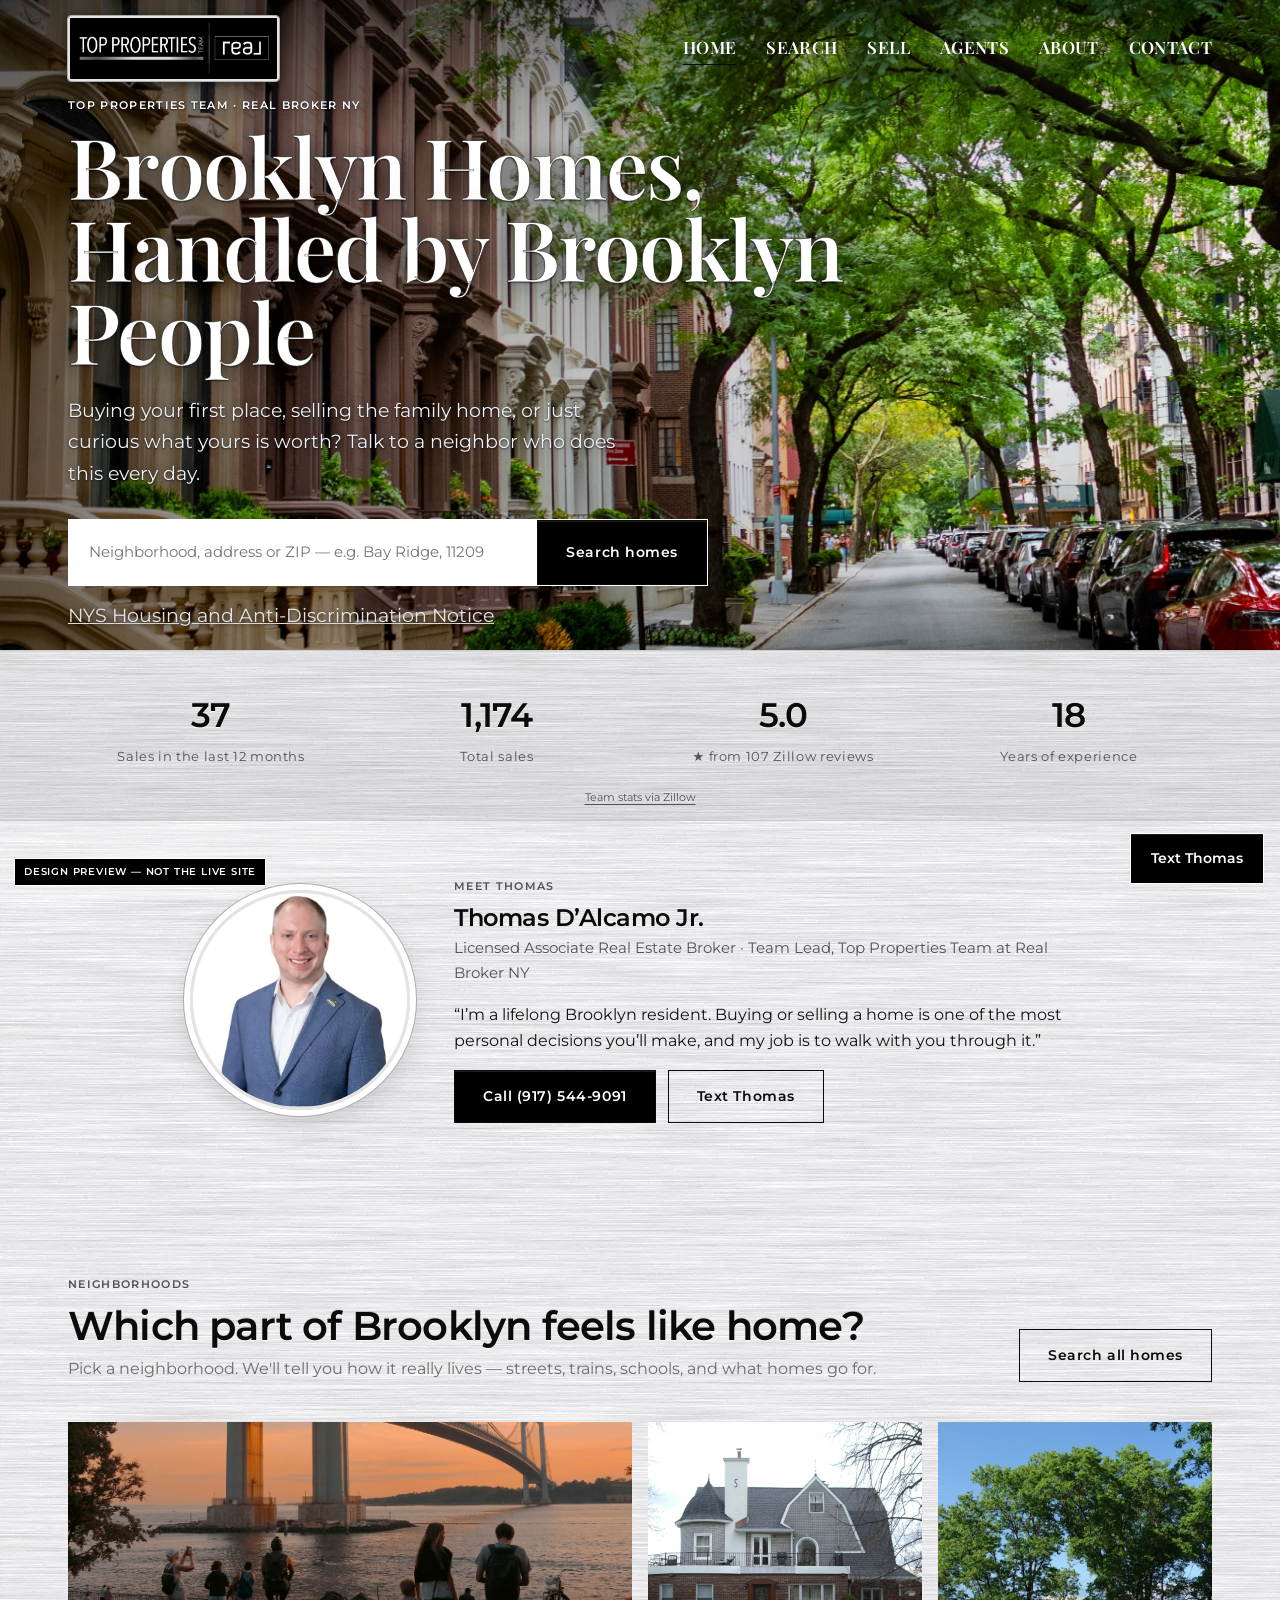
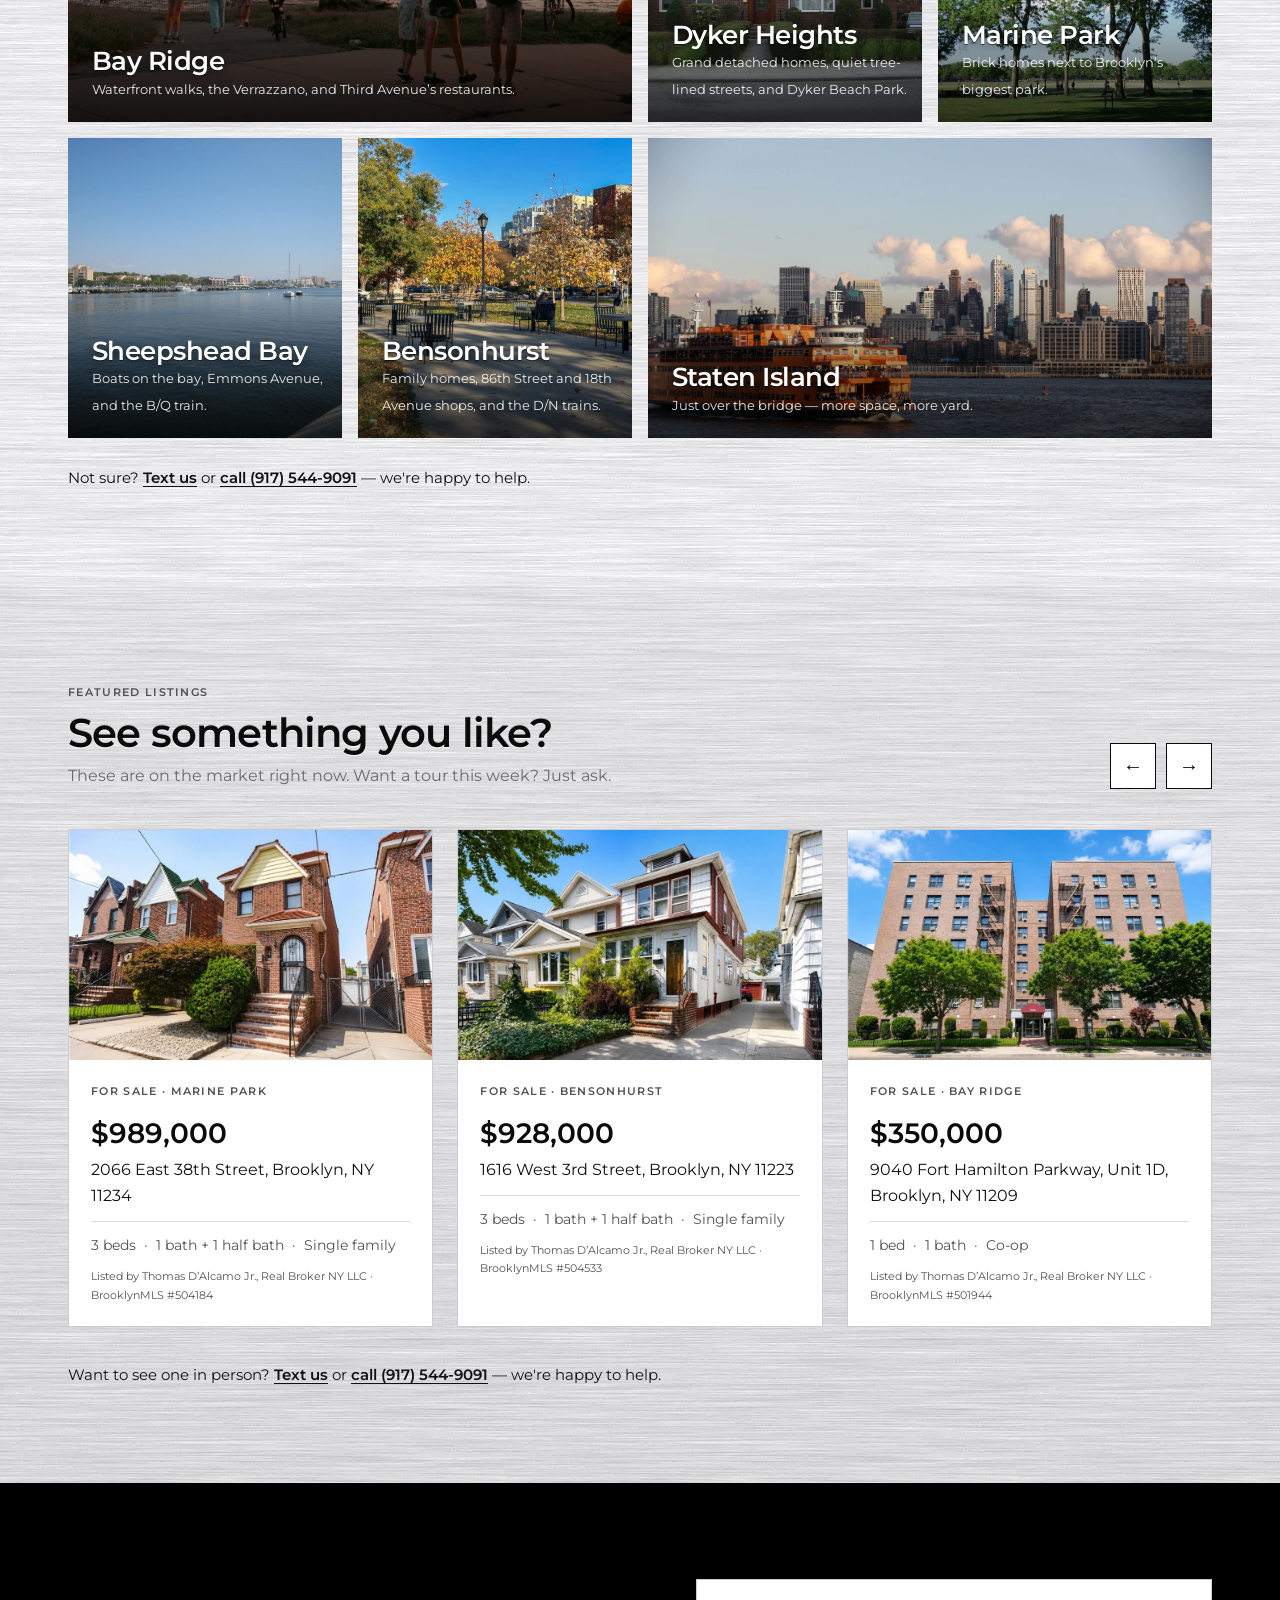
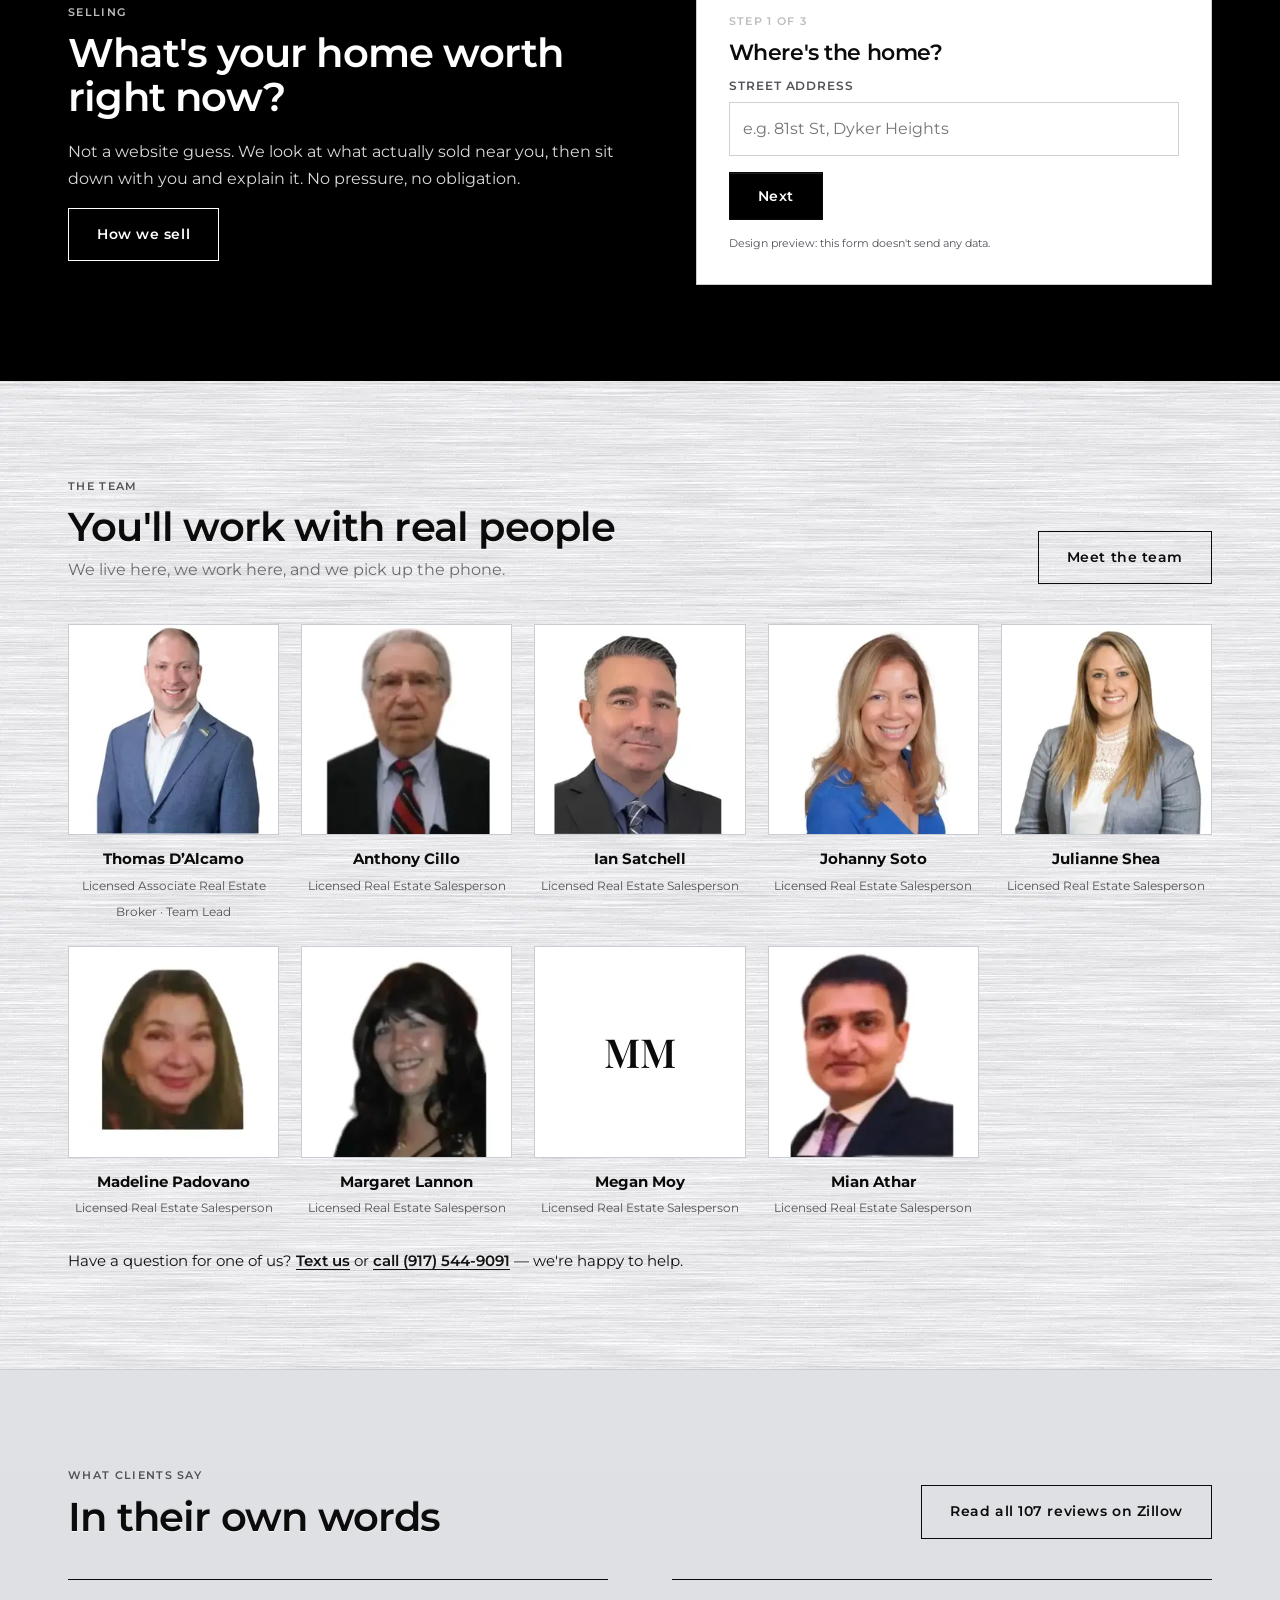
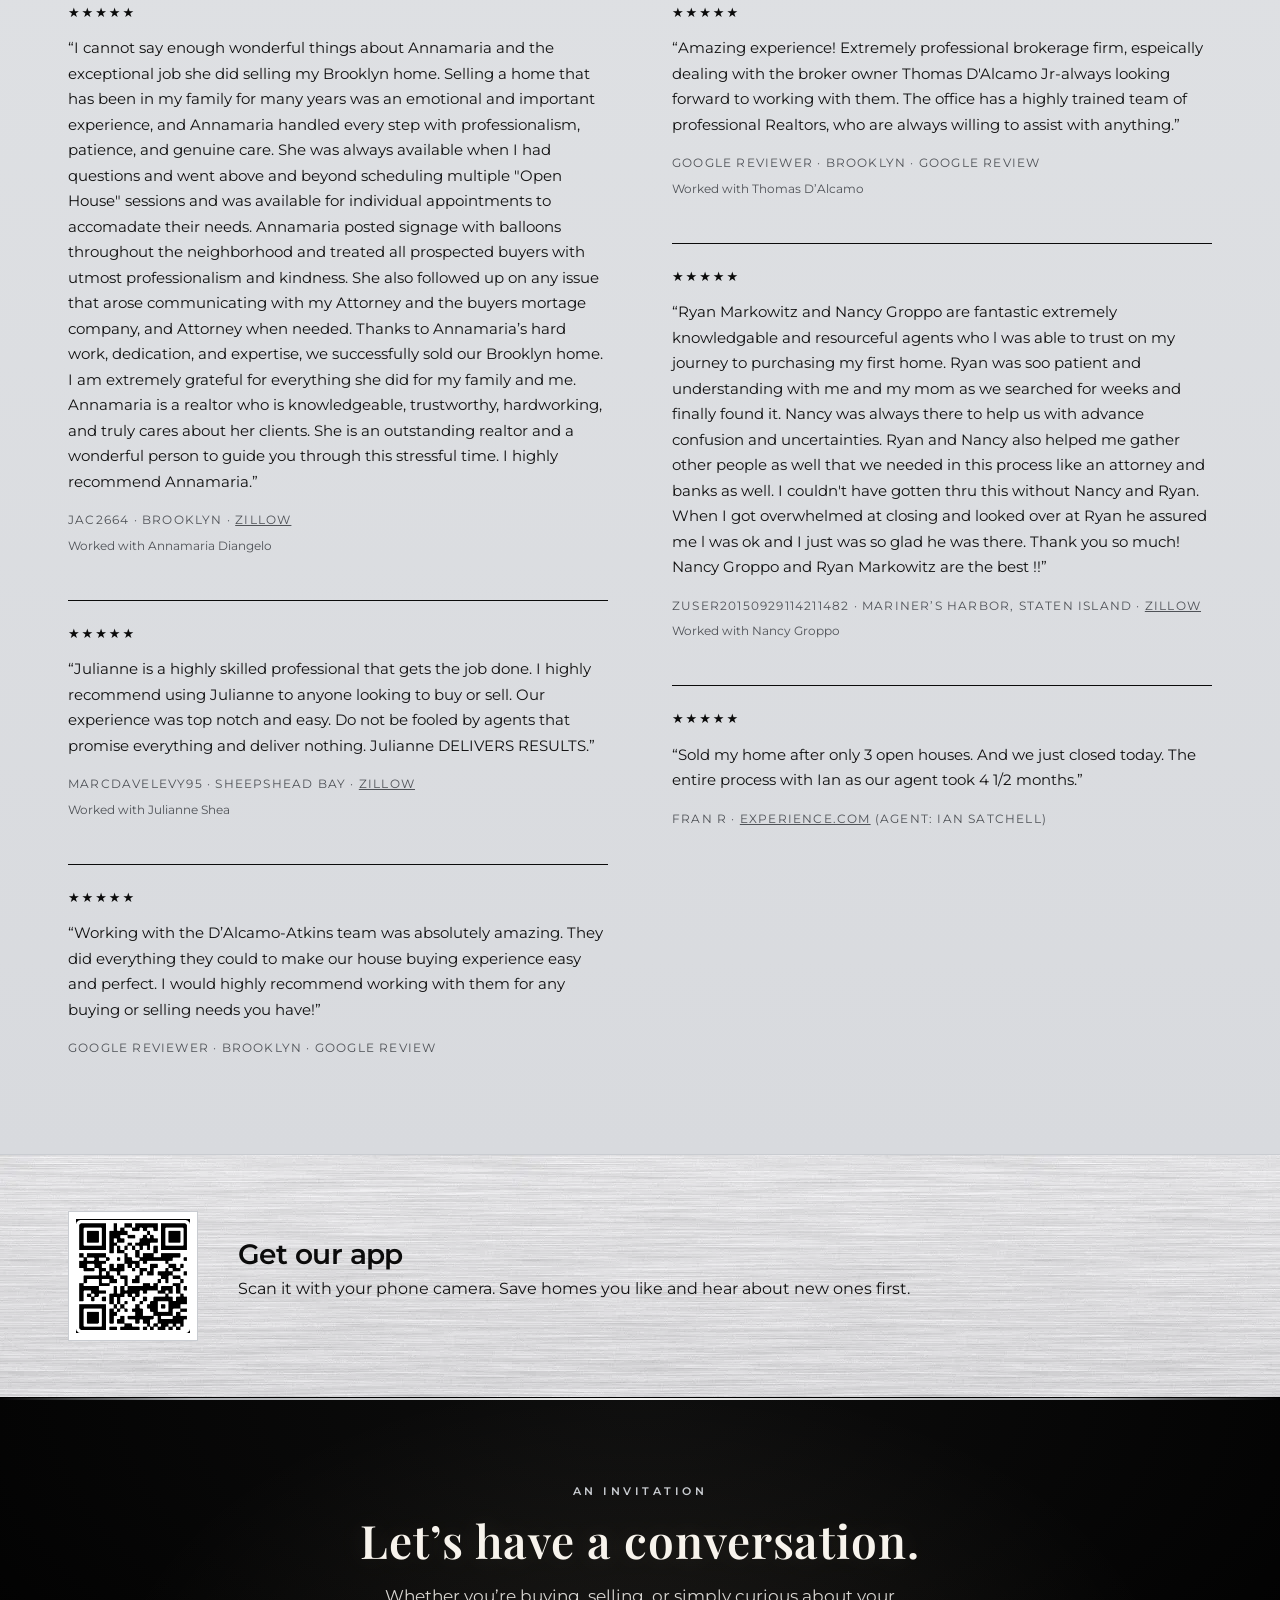
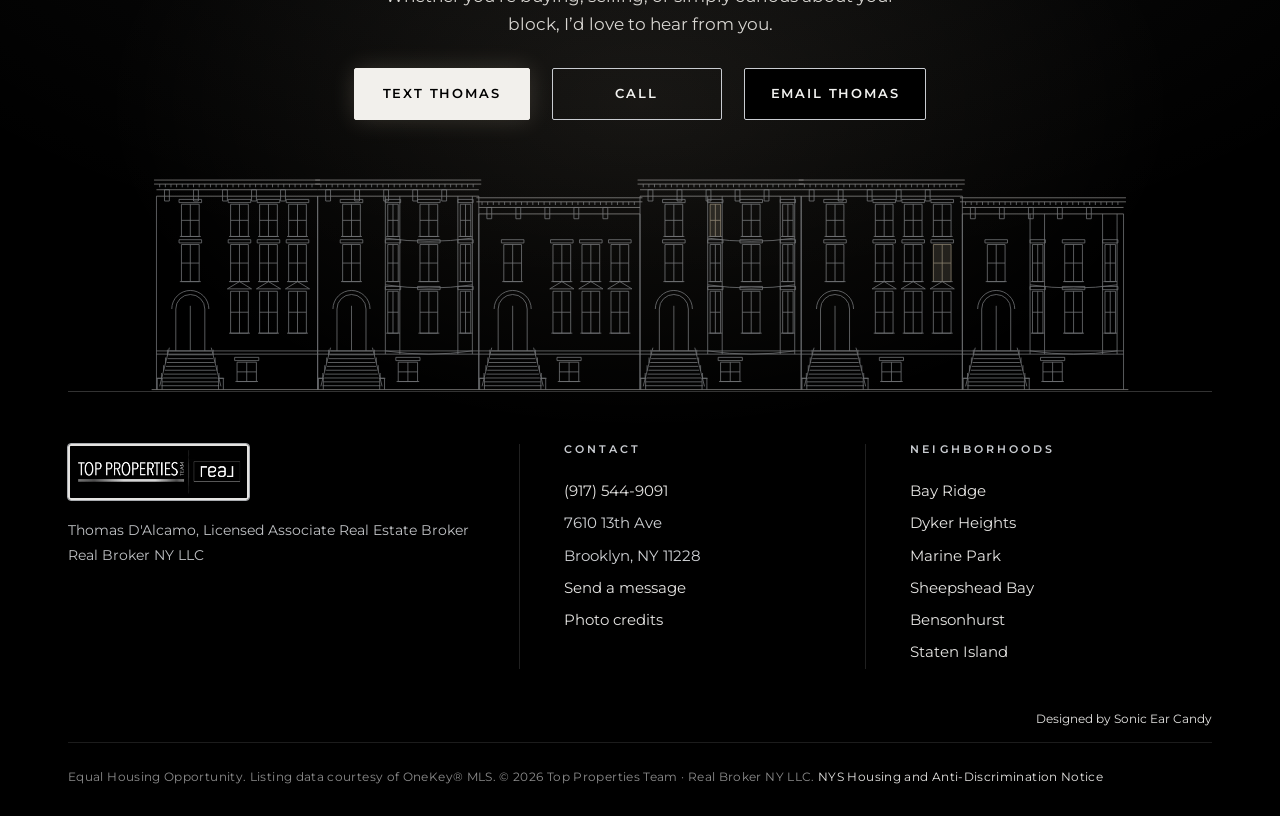
<file: index.html>
<!doctype html><html lang="en"><head><meta charset="utf-8"><meta name="viewport" content="width=device-width,initial-scale=1">
<!-- Google tag (gtag.js) -->
<script async src="https://www.googletagmanager.com/gtag/js?id=G-0NTC9R6F60"></script>
<script>
  window.dataLayer = window.dataLayer || [];
  function gtag(){dataLayer.push(arguments);}
  gtag('js', new Date());
  gtag('config', 'G-0NTC9R6F60');
</script>
<meta name="robots" content="noindex,nofollow"><title>Home | Top Properties Team — Brooklyn Real Estate</title>
<meta name="description" content="Top Properties Team at Real Broker NY: Brooklyn real estate in Bay Ridge, Dyker Heights, Marine Park, Sheepshead Bay, Bensonhurst and Staten Island. Call or text (917) 544-9091.">
<link rel="icon" href="img/favicon.png"><link rel="preconnect" href="https://fonts.googleapis.com"><link rel="preconnect" href="https://fonts.gstatic.com" crossorigin>
<link href="https://fonts.googleapis.com/css2?family=Montserrat:wght@400;600&family=Playfair+Display:wght@600&display=swap" rel="stylesheet" media="print" onload="this.media='all'">
<link rel="preload" as="image" href="img/hero-brooklyn-brownstone.webp?v=hq5" media="(min-width:701px)" fetchpriority="high"><link rel="preload" as="image" href="img/hero-brooklyn-brownstone-m.webp?v=hq5" media="(max-width:700px)" fetchpriority="high">
<link rel="stylesheet" href="style.css?v=ct4"></head><body>
<header><div class="wrap nav"><a href="index.html"><img loading="lazy" src="img/logo-hd.webp" width="679" height="200" alt="Top Properties Team · Real"></a>
<button class="burger" aria-label="Menu" onclick="document.querySelector('.menu').classList.toggle('open')">&#9776;</button><ul class="menu"><li><a href="index.html" class="on">HOME</a></li><li><a href="https://toppropertiesnyc.com/listing" target="_blank" rel="noopener">SEARCH</a></li><li><a href="sell.html">SELL</a></li><li><a href="team.html">AGENTS</a></li><li><a href="about.html">ABOUT</a></li><li><a href="contact.html">CONTACT</a></li></ul></div></header>
<div class="hero"><div class="kb" style="--bgm:url(img/hero-brooklyn-brownstone-m.webp?v=hq5);background-image:url(img/hero-brooklyn-brownstone.webp?v=hq5)"></div><div class="wrap"><div class="eyebrow" style="color:#FFFFFF">Top Properties Team · Real Broker NY</div>
<h1>Brooklyn Homes, Handled by Brooklyn People</h1><p>Buying your first place, selling the family home, or just curious what yours is worth? Talk to a neighbor who does this every day.</p><form class="search srch" action="https://toppropertiesnyc.com/listing" target="_blank"><input placeholder="Neighborhood, address or ZIP — e.g. Bay Ridge, 11209"><button class="btn brass" type="submit">Search homes</button></form><p class="fhn"><a href="https://dos.ny.gov/system/files/documents/2025/03/nys-housing-and-anti-discrimination-notice_02.2025.pdf" target="_blank" rel="noopener">NYS Housing and Anti-Discrimination Notice</a></p></div></div>
<div class="trust"><div class="wrap"><div><b data-n="37">37</b><span>Sales in the last 12 months</span></div><div><b data-n="1174">1,174</b><span>Total sales</span></div><div><b data-n="5.0" data-d="1">5.0</b><span>★ from 107 Zillow reviews</span></div><div><b data-n="18">18</b><span>Years of experience</span></div></div><div class="note"><a href="https://www.zillow.com/profile/toppropteam" target="_blank" rel="noopener">Team stats via Zillow</a></div></div>
<section class="meet"><div class="wrap"><div class="meet-in"><img src="img/thomas-portrait.webp" alt="Thomas D’Alcamo" width="600" height="600" loading="lazy"><div><div class="eyebrow">Meet Thomas</div><h2>Thomas D’Alcamo Jr.</h2><p class="mt">Licensed Associate Real Estate Broker · Team Lead, Top Properties Team at Real Broker NY</p><p>“I’m a lifelong Brooklyn resident. Buying or selling a home is one of the most personal decisions you’ll make, and my job is to walk with you through it.”</p><a class="btn" href="tel:+19175449091">Call (917) 544-9091</a> <a class="btn ghost" href="sms:+19175449091">Text Thomas</a></div></div></div></section>
<section><div class="wrap"><div class="head"><div><div class="eyebrow">Neighborhoods</div><h2>Which part of Brooklyn feels like home?</h2><p style="margin:8px 0 0;color:#6B6B6B">Pick a neighborhood. We'll tell you how it really lives — streets, trains, schools, and what homes go for.</p></div><a class="btn ghost" href="https://toppropertiesnyc.com/listing" target="_blank" rel="noopener">Search all homes</a></div><div class="tiles"><a class="tile" href="bay-ridge.html"><img loading="lazy" src="img/bay-ridge-sm.webp?v=hq2" srcset="img/bay-ridge-m.webp?v=hq5 1200w, img/bay-ridge-sm.webp?v=hq2 1400w" sizes="(max-width:700px) 92vw, 420px" alt="Bay Ridge" width="900" height="600"><div><h3>Bay Ridge</h3><small>Waterfront walks, the Verrazzano, and Third Avenue’s restaurants.</small></div></a><a class="tile" href="dyker-heights.html"><img loading="lazy" src="img/dyker-heights-sm.webp?v=hq2" srcset="img/dyker-heights-m.webp?v=hq5 1200w, img/dyker-heights-sm.webp?v=hq2 1400w" sizes="(max-width:700px) 92vw, 420px" alt="Dyker Heights" width="900" height="600"><div><h3>Dyker Heights</h3><small>Grand detached homes, quiet tree-lined streets, and Dyker Beach Park.</small></div></a><a class="tile" href="marine-park.html"><img loading="lazy" src="img/marine-park-sm.webp?v=hq2" srcset="img/marine-park-m.webp?v=hq5 1200w, img/marine-park-sm.webp?v=hq2 1400w" sizes="(max-width:700px) 92vw, 420px" alt="Marine Park" width="900" height="600"><div><h3>Marine Park</h3><small>Brick homes next to Brooklyn’s biggest park.</small></div></a><a class="tile" href="sheepshead-bay.html"><img loading="lazy" src="img/sheepshead-bay-sm.webp?v=hq2" srcset="img/sheepshead-bay-m.webp?v=hq5 1200w, img/sheepshead-bay-sm.webp?v=hq2 1400w" sizes="(max-width:700px) 92vw, 420px" alt="Sheepshead Bay" width="900" height="600"><div><h3>Sheepshead Bay</h3><small>Boats on the bay, Emmons Avenue, and the B/Q train.</small></div></a><a class="tile" href="bensonhurst.html"><img loading="lazy" src="img/bensonhurst-sm.webp?v=hq2" srcset="img/bensonhurst-m.webp?v=hq5 1200w, img/bensonhurst-sm.webp?v=hq2 1400w" sizes="(max-width:700px) 92vw, 420px" alt="Bensonhurst" width="900" height="600"><div><h3>Bensonhurst</h3><small>Family homes, 86th Street and 18th Avenue shops, and the D/N trains.</small></div></a><a class="tile" href="staten-island.html"><img loading="lazy" src="img/staten-island-sm.webp?v=hq2" srcset="img/staten-island-m.webp?v=hq5 1200w, img/staten-island-sm.webp?v=hq2 1400w" sizes="(max-width:700px) 92vw, 420px" alt="Staten Island" width="900" height="600"><div><h3>Staten Island</h3><small>Just over the bridge — more space, more yard.</small></div></a></div><p class="ask">Not sure? <a href="sms:+19175449091">Text us</a> or <a href="tel:+19175449091">call (917) 544-9091</a> — we're happy to help.</p></div></section>
<section class="feat"><div class="wrap car"><div class="head"><div><div class="eyebrow">Featured listings</div><h2>See something you like?</h2><p style="margin:8px 0 0;color:#6B6B6B">These are on the market right now. Want a tour this week? Just ask.</p></div><div class="arrows"><button data-d="-1" aria-label="Previous">&larr;</button><button data-d="1" aria-label="Next">&rarr;</button></div></div>
<div class="track"><a class="card lcard" href="https://www.brooklynmls.com/listing/504184" target="_blank" rel="noopener"><img loading="lazy" src="img/lst-2066-e38.webp" alt="2066 East 38th Street, Marine Park" width="900" height="600"><div class="b"><div class="eyebrow">For sale · Marine Park</div><div class="price">$989,000</div><div>2066 East 38th Street, Brooklyn, NY 11234</div><div class="meta">3 beds &nbsp;·&nbsp; 1 bath + 1 half bath &nbsp;·&nbsp; Single family</div><div class="src">Listed by Thomas D’Alcamo Jr., Real Broker NY LLC · BrooklynMLS #504184</div></div></a><a class="card lcard" href="https://www.brooklynmls.com/listing/504533" target="_blank" rel="noopener"><img loading="lazy" src="img/lst-1616-w3.webp" alt="1616 West 3rd Street, Bensonhurst" width="900" height="600"><div class="b"><div class="eyebrow">For sale · Bensonhurst</div><div class="price">$928,000</div><div>1616 West 3rd Street, Brooklyn, NY 11223</div><div class="meta">3 beds &nbsp;·&nbsp; 1 bath + 1 half bath &nbsp;·&nbsp; Single family</div><div class="src">Listed by Thomas D’Alcamo Jr., Real Broker NY LLC · BrooklynMLS #504533</div></div></a><a class="card lcard" href="https://www.brooklynmls.com/listing/501944" target="_blank" rel="noopener"><img loading="lazy" src="img/lst-9040-fhp.webp" alt="9040 Fort Hamilton Parkway, Bay Ridge" width="900" height="600"><div class="b"><div class="eyebrow">For sale · Bay Ridge</div><div class="price">$350,000</div><div>9040 Fort Hamilton Parkway, Unit 1D, Brooklyn, NY 11209</div><div class="meta">1 bed &nbsp;·&nbsp; 1 bath &nbsp;·&nbsp; Co-op</div><div class="src">Listed by Thomas D’Alcamo Jr., Real Broker NY LLC · BrooklynMLS #501944</div></div></a><div class="card ph"><div><h3>Want first dibs?</h3><p>Get new Brooklyn listings sent to your phone the day they hit the market.</p><a class="btn" href="sms:+19175449091">Text Thomas</a></div></div><div class="card ph"><div><h3>Browse every home</h3><p>Search all active listings across Brooklyn and Staten Island.</p><a class="btn" href="https://toppropertiesnyc.com/listing" target="_blank" rel="noopener">Search homes</a></div></div></div><p class="ask">Want to see one in person? <a href="sms:+19175449091">Text us</a> or <a href="tel:+19175449091">call (917) 544-9091</a> — we're happy to help.</p></div></section>
<section class="band"><div class="wrap split"><div><div class="eyebrow">Selling</div><h2>What's your home worth right now?</h2><p>Not a website guess. We look at what actually sold near you, then sit down with you and explain it. No pressure, no obligation.</p><a class="btn light" href="sell.html">How we sell</a></div>
<form class="vform wiz" action="#" onsubmit="return false"><div class="eyebrow">Step <span class="sn">1</span> of 3</div>
<div class="st on"><h3>Where's the home?</h3><label>Street address</label><input placeholder="e.g. 81st St, Dyker Heights"><button class="btn nx" type="button">Next</button></div>
<div class="st"><h3>Tell us a little about it</h3><label>Bedrooms</label><select><option>1</option><option>2</option><option selected>3</option><option>4</option><option>5+</option></select><label>Bathrooms</label><select><option>1</option><option selected>2</option><option>3</option><option>4+</option></select><button class="btn nx" type="button">Next</button></div>
<div class="st"><h3>When are you thinking of selling?</h3><div class="chips"><button type="button">Just curious</button><button type="button">In 3–6 months</button><button type="button">Within a year</button><button type="button">As soon as possible</button></div></div>
<div class="st"><h3>Thanks — that's all we need.</h3><p>On the real site, Thomas texts you back with what homes like yours have sold for nearby.</p><div class="toast" style="display:block">Preview only — nothing was sent.</div></div>
<p style="font-size:11px;color:#4F5257;margin:14px 0 0">Design preview: this form doesn't send any data.</p></form></div></section>
<section><div class="wrap"><div class="head"><div><div class="eyebrow">The team</div><h2>You'll work with real people</h2><p style="margin:8px 0 0;color:#6B6B6B">We live here, we work here, and we pick up the phone.</p></div><a class="btn ghost" href="team.html">Meet the team</a></div><div class="team"><div class="ag"><div class="av"><img loading="lazy" src="img/team/thomas-dalcamo.webp" alt="Thomas D’Alcamo"></div><b>Thomas D’Alcamo</b><span>Licensed Associate Real Estate Broker · Team Lead</span></div><div class="ag"><div class="av"><img loading="lazy" src="img/team/anthony-cillo.webp" alt="Anthony Cillo"></div><b>Anthony Cillo</b><span>Licensed Real Estate Salesperson</span></div><div class="ag"><div class="av"><img loading="lazy" src="img/team/ian-satchell.webp" alt="Ian Satchell"></div><b>Ian Satchell</b><span>Licensed Real Estate Salesperson</span></div><div class="ag"><div class="av"><img loading="lazy" src="img/team/johanny-soto.webp" alt="Johanny Soto"></div><b>Johanny Soto</b><span>Licensed Real Estate Salesperson</span></div><div class="ag"><div class="av"><img loading="lazy" src="img/team/julianne-shea.webp" alt="Julianne Shea"></div><b>Julianne Shea</b><span>Licensed Real Estate Salesperson</span></div><div class="ag"><div class="av"><img loading="lazy" src="img/team/madeline-padovano.webp" alt="Madeline Padovano"></div><b>Madeline Padovano</b><span>Licensed Real Estate Salesperson</span></div><div class="ag"><div class="av"><img loading="lazy" src="img/team/margaret-lannon.webp" alt="Margaret Lannon"></div><b>Margaret Lannon</b><span>Licensed Real Estate Salesperson</span></div><div class="ag"><div class="av"><span>MM</span></div><b>Megan Moy</b><span>Licensed Real Estate Salesperson</span></div><div class="ag"><div class="av"><img loading="lazy" src="img/team/mian-athar.webp" alt="Mian Athar"></div><b>Mian Athar</b><span>Licensed Real Estate Salesperson</span></div></div><p class="ask">Have a question for one of us? <a href="sms:+19175449091">Text us</a> or <a href="tel:+19175449091">call (917) 544-9091</a> — we're happy to help.</p></div></section><section class="quotes"><div class="wrap"><div class="head"><div><div class="eyebrow">What clients say</div><h2>In their own words</h2></div><a class="btn ghost" href="https://www.zillow.com/profile/toppropteam" target="_blank" rel="noopener">Read all 107 reviews on Zillow</a></div><div class="qgrid"><figure><div class="stars" aria-label="5 stars">★★★★★</div><blockquote>“I cannot say enough wonderful things about Annamaria and the exceptional job she did selling my Brooklyn home. Selling a home that has been in my family for many years was an emotional and important experience, and Annamaria handled every step with professionalism, patience, and genuine care. She was always available when I had questions and went above and beyond scheduling multiple "Open House" sessions and was available for individual appointments to accomadate their needs. Annamaria posted signage with balloons throughout the neighborhood and treated all prospected buyers with utmost professionalism and kindness. She also followed up on any issue that arose communicating with my Attorney and the buyers mortage company, and Attorney when needed. Thanks to Annamaria’s hard work, dedication, and expertise, we successfully sold our Brooklyn home. I am extremely grateful for everything she did for my family and me. Annamaria is a realtor who is knowledgeable, trustworthy, hardworking, and truly cares about her clients. She is an outstanding realtor and a wonderful person to guide you through this stressful time. I highly recommend Annamaria.”</blockquote><figcaption>jac2664 · Brooklyn · <a href="https://www.zillow.com/profile/toppropteam" target="_blank" rel="noopener">Zillow</a></figcaption><small>Worked with Annamaria Diangelo</small></figure><figure><div class="stars" aria-label="5 stars">★★★★★</div><blockquote>“Julianne is a highly skilled professional that gets the job done. I highly recommend using Julianne to anyone looking to buy or sell. Our experience was top notch and easy. Do not be fooled by agents that promise everything and deliver nothing. Julianne DELIVERS RESULTS.”</blockquote><figcaption>marcdavelevy95 · Sheepshead Bay · <a href="https://www.zillow.com/profile/toppropteam" target="_blank" rel="noopener">Zillow</a></figcaption><small>Worked with Julianne Shea</small></figure><figure><div class="stars" aria-label="5 stars">★★★★★</div><blockquote>“Working with the D’Alcamo-Atkins team was absolutely amazing. They did everything they could to make our house buying experience easy and perfect. I would highly recommend working with them for any buying or selling needs you have!”</blockquote><figcaption>Google reviewer · Brooklyn · Google review</figcaption></figure><figure><div class="stars" aria-label="5 stars">★★★★★</div><blockquote>“Amazing experience! Extremely professional brokerage firm, espeically dealing with the broker owner Thomas D'Alcamo Jr-always looking forward to working with them. The office has a highly trained team of professional Realtors, who are always willing to assist with anything.”</blockquote><figcaption>Google reviewer · Brooklyn · Google review</figcaption><small>Worked with Thomas D’Alcamo</small></figure><figure><div class="stars" aria-label="5 stars">★★★★★</div><blockquote>“Ryan Markowitz and Nancy Groppo are fantastic extremely knowledgable and resourceful agents who l was able to trust on my journey to purchasing my first home. Ryan was soo patient and understanding with me and my mom as we searched for weeks and finally found it. Nancy was always there to help us with advance confusion and uncertainties. Ryan and Nancy also helped me gather other people as well that we needed in this process like an attorney and banks as well. I couldn't have gotten thru this without Nancy and Ryan. When I got overwhelmed at closing and looked over at Ryan he assured me l was ok and I just was so glad he was there. Thank you so much! Nancy Groppo and Ryan Markowitz are the best !!”</blockquote><figcaption>zuser20150929114211482 · Mariner’s Harbor, Staten Island · <a href="https://www.zillow.com/profile/toppropteam" target="_blank" rel="noopener">Zillow</a></figcaption><small>Worked with Nancy Groppo</small></figure><figure><div class="stars" aria-label="5 stars">★★★★★</div><blockquote>“Sold my home after only 3 open houses. And we just closed today. The entire process with Ian as our agent took 4 1/2 months.”</blockquote><figcaption>Fran R · <a href="https://www.experience.com/reviews/ian-3512063" target="_blank" rel="noopener">Experience.com</a> (agent: Ian Satchell)</figcaption></figure></div></div></section>
<section class="app" style="padding:56px 0"><div class="wrap"><img loading="lazy" src="img/qr.png" alt="QR code to download the Top Properties Team app">
<div><h3>Get our app</h3><p style="margin:0 0 10px">Scan it with your phone camera. Save homes you like and hear about new ones first.</p>
</div></div></section>
<footer><div class="wrap"><div class="fcta"><p class="fey">An invitation</p><h2>Let&rsquo;s have a conversation.</h2><p class="fsub">Whether you&rsquo;re buying, selling, or simply curious about your block, I&rsquo;d love to hear from you.</p><div class="fbtns"><a class="btn light fpri" href="sms:+19175449091">Text Thomas</a> <a class="btn light" href="tel:+19175449091">Call</a> <a class="btn light fem" href="mailto:thomasdalcamo@gmail.com" aria-haspopup="dialog" aria-controls="emodal">Email Thomas</a></div></div><div class="farchw"><svg class="farch" viewBox="-8 30 1216 272" preserveAspectRatio="xMidYMax meet" aria-hidden="true" focusable="false"><g fill="none" stroke="#C9CCD1" stroke-width="1" vector-effect="non-scaling-stroke"><path d="M0 300V60M200 300V60"/><path d="M-3 40h206M-3 45h206M0 52h200M0 60h200" stroke="#E5E4E2"/><path d="M4 45v4M11 45v4M18 45v4M25 45v4M32 45v4M39 45v4M46 45v4M53 45v4M60 45v4M67 45v4M74 45v4M81 45v4M88 45v4M95 45v4M102 45v4M109 45v4M116 45v4M123 45v4M130 45v4M137 45v4M144 45v4M151 45v4M158 45v4M165 45v4M172 45v4M179 45v4M186 45v4M193 45v4"/><path d="M10 52h6v14h-6zM46 52h6v14h-6zM82 52h6v14h-6zM118 52h6v14h-6zM154 52h6v14h-6z"/><path d="M0 252h200M0 256h200"/><path d="M24 252V200a18 18 0 0 1 36 0V252M42 252V196"/><path d="M19 200a23 23 0 0 1 46 0"/><path d="M16.0 252.0h52.0"/><path d="M14.9 256.8h54.2"/><path d="M13.8 261.6h56.4"/><path d="M12.7 266.4h58.6"/><path d="M11.6 271.2h60.8"/><path d="M10.5 276.0h63.0"/><path d="M9.399999999999999 280.8h65.2"/><path d="M8.299999999999999 285.6h67.4"/><path d="M7.199999999999999 290.4h69.6"/><path d="M6.1 295.2h71.8"/><path d="M16 248L4 296M68 248L80 296"/><path d="M13.6 257.6v-7M11.2 267.2v-7M8.8 276.8v-7M6.4 286.4v-7M70.4 257.6v-7M72.8 267.2v-7M75.2 276.8v-7M77.6 286.4v-7"/><path d="M1 300v-14h6v14M77 300v-14h6v14M0 286h8M76 286h8"/><path d="M100 266h24v24h-24zM112.0 266v24M100 278.0h24"/><path d="M97 264h30v-4h-30z"/><path d="M98 290h28"/><path d="M92 178h22v52h-22zM103.0 178v52M92 204.0h22"/><path d="M88 175h30l-15.0 -9z"/><path d="M90 230h26"/><path d="M128 178h22v52h-22zM139.0 178v52M128 204.0h22"/><path d="M124 175h30l-15.0 -9z"/><path d="M126 230h26"/><path d="M164 178h22v52h-22zM175.0 178v52M164 204.0h22"/><path d="M160 175h30l-15.0 -9z"/><path d="M162 230h26"/><path d="M92 120h22v46h-22zM103.0 120v46M92 143.0h22"/><path d="M89 118h28v-4h-28z"/><path d="M90 166h26"/><path d="M128 120h22v46h-22zM139.0 120v46M128 143.0h22"/><path d="M125 118h28v-4h-28z"/><path d="M126 166h26"/><path d="M164 120h22v46h-22zM175.0 120v46M164 143.0h22"/><path d="M161 118h28v-4h-28z"/><path d="M162 166h26"/><path d="M31 120h22v46h-22zM42.0 120v46M31 143.0h22"/><path d="M28 118h28v-4h-28z"/><path d="M29 166h26"/><path d="M92 70h22v40h-22zM103.0 70v40M92 90.0h22"/><path d="M89 68h28v-4h-28z"/><path d="M90 110h26"/><path d="M128 70h22v40h-22zM139.0 70v40M128 90.0h22"/><path d="M125 68h28v-4h-28z"/><path d="M126 110h26"/><path d="M164 70h22v40h-22zM175.0 70v40M164 90.0h22"/><path d="M161 68h28v-4h-28z"/><path d="M162 110h26"/><path d="M31 70h22v40h-22zM42.0 70v40M31 90.0h22"/><path d="M28 68h28v-4h-28z"/><path d="M29 110h26"/><path d="M200 300V60M400 300V60"/><path d="M197 40h206M197 45h206M200 52h200M200 60h200" stroke="#E5E4E2"/><path d="M204 45v4M211 45v4M218 45v4M225 45v4M232 45v4M239 45v4M246 45v4M253 45v4M260 45v4M267 45v4M274 45v4M281 45v4M288 45v4M295 45v4M302 45v4M309 45v4M316 45v4M323 45v4M330 45v4M337 45v4M344 45v4M351 45v4M358 45v4M365 45v4M372 45v4M379 45v4M386 45v4M393 45v4"/><path d="M210 52h6v14h-6zM246 52h6v14h-6zM282 52h6v14h-6zM318 52h6v14h-6zM354 52h6v14h-6z"/><path d="M200 252h200M200 256h200"/><path d="M224 252V200a18 18 0 0 1 36 0V252M242 252V196"/><path d="M219 200a23 23 0 0 1 46 0"/><path d="M216.0 252.0h52.0"/><path d="M214.9 256.8h54.2"/><path d="M213.8 261.6h56.4"/><path d="M212.7 266.4h58.6"/><path d="M211.6 271.2h60.8"/><path d="M210.5 276.0h63.0"/><path d="M209.4 280.8h65.2"/><path d="M208.3 285.6h67.4"/><path d="M207.2 290.4h69.6"/><path d="M206.1 295.2h71.8"/><path d="M216 248L204 296M268 248L280 296"/><path d="M213.6 257.6v-7M211.2 267.2v-7M208.8 276.8v-7M206.4 286.4v-7M270.4 257.6v-7M272.8 267.2v-7M275.2 276.8v-7M277.6 286.4v-7"/><path d="M201 300v-14h6v14M277 300v-14h6v14M200 286h8M276 286h8"/><path d="M300 266h24v24h-24zM312.0 266v24M300 278.0h24"/><path d="M297 264h30v-4h-30z"/><path d="M298 290h28"/><path d="M284 256V60M392 256V60M302 256V60M374 256V60"/><path d="M284 252Q338 260 392 252"/><path d="M284 170Q338 178 392 170"/><path d="M284 112Q338 120 392 112"/><path d="M287 178h13v52h-13zM293.5 178v52M287 204.0h13"/><path d="M284 176h19v-4h-19z"/><path d="M285 230h17"/><path d="M327 178h22v52h-22zM338.0 178v52M327 204.0h22"/><path d="M324 176h28v-4h-28z"/><path d="M325 230h26"/><path d="M377 178h13v52h-13zM383.5 178v52M377 204.0h13"/><path d="M374 176h19v-4h-19z"/><path d="M375 230h17"/><path d="M287 120h13v46h-13zM293.5 120v46M287 143.0h13"/><path d="M284 118h19v-4h-19z"/><path d="M285 166h17"/><path d="M327 120h22v46h-22zM338.0 120v46M327 143.0h22"/><path d="M324 118h28v-4h-28z"/><path d="M325 166h26"/><path d="M377 120h13v46h-13zM383.5 120v46M377 143.0h13"/><path d="M374 118h19v-4h-19z"/><path d="M375 166h17"/><path d="M231 120h22v46h-22zM242.0 120v46M231 143.0h22"/><path d="M228 118h28v-4h-28z"/><path d="M229 166h26"/><path d="M287 70h13v40h-13zM293.5 70v40M287 90.0h13"/><path d="M284 68h19v-4h-19z"/><path d="M285 110h17"/><path d="M327 70h22v40h-22zM338.0 70v40M327 90.0h22"/><path d="M324 68h28v-4h-28z"/><path d="M325 110h26"/><path d="M377 70h13v40h-13zM383.5 70v40M377 90.0h13"/><path d="M374 68h19v-4h-19z"/><path d="M375 110h17"/><path d="M231 70h22v40h-22zM242.0 70v40M231 90.0h22"/><path d="M228 68h28v-4h-28z"/><path d="M229 110h26"/><path d="M400 300V82M600 300V82"/><path d="M397 62h206M397 67h206M400 74h200M400 82h200" stroke="#E5E4E2"/><path d="M404 67v4M411 67v4M418 67v4M425 67v4M432 67v4M439 67v4M446 67v4M453 67v4M460 67v4M467 67v4M474 67v4M481 67v4M488 67v4M495 67v4M502 67v4M509 67v4M516 67v4M523 67v4M530 67v4M537 67v4M544 67v4M551 67v4M558 67v4M565 67v4M572 67v4M579 67v4M586 67v4M593 67v4"/><path d="M410 74h6v14h-6zM446 74h6v14h-6zM482 74h6v14h-6zM518 74h6v14h-6zM554 74h6v14h-6z"/><path d="M400 252h200M400 256h200"/><path d="M424 252V200a18 18 0 0 1 36 0V252M442 252V196"/><path d="M419 200a23 23 0 0 1 46 0"/><path d="M416.0 252.0h52.0"/><path d="M414.9 256.8h54.2"/><path d="M413.8 261.6h56.4"/><path d="M412.7 266.4h58.6"/><path d="M411.6 271.2h60.8"/><path d="M410.5 276.0h63.0"/><path d="M409.4 280.8h65.2"/><path d="M408.3 285.6h67.4"/><path d="M407.2 290.4h69.6"/><path d="M406.1 295.2h71.8"/><path d="M416 248L404 296M468 248L480 296"/><path d="M413.6 257.6v-7M411.2 267.2v-7M408.8 276.8v-7M406.4 286.4v-7M470.4 257.6v-7M472.8 267.2v-7M475.2 276.8v-7M477.6 286.4v-7"/><path d="M401 300v-14h6v14M477 300v-14h6v14M400 286h8M476 286h8"/><path d="M500 266h24v24h-24zM512.0 266v24M500 278.0h24"/><path d="M497 264h30v-4h-30z"/><path d="M498 290h28"/><path d="M492 178h22v52h-22zM503.0 178v52M492 204.0h22"/><path d="M488 175h30l-15.0 -9z"/><path d="M490 230h26"/><path d="M528 178h22v52h-22zM539.0 178v52M528 204.0h22"/><path d="M524 175h30l-15.0 -9z"/><path d="M526 230h26"/><path d="M564 178h22v52h-22zM575.0 178v52M564 204.0h22"/><path d="M560 175h30l-15.0 -9z"/><path d="M562 230h26"/><path d="M492 120h22v46h-22zM503.0 120v46M492 143.0h22"/><path d="M489 118h28v-4h-28z"/><path d="M490 166h26"/><path d="M528 120h22v46h-22zM539.0 120v46M528 143.0h22"/><path d="M525 118h28v-4h-28z"/><path d="M526 166h26"/><path d="M564 120h22v46h-22zM575.0 120v46M564 143.0h22"/><path d="M561 118h28v-4h-28z"/><path d="M562 166h26"/><path d="M431 120h22v46h-22zM442.0 120v46M431 143.0h22"/><path d="M428 118h28v-4h-28z"/><path d="M429 166h26"/><path d="M600 300V60M800 300V60"/><path d="M597 40h206M597 45h206M600 52h200M600 60h200" stroke="#E5E4E2"/><path d="M604 45v4M611 45v4M618 45v4M625 45v4M632 45v4M639 45v4M646 45v4M653 45v4M660 45v4M667 45v4M674 45v4M681 45v4M688 45v4M695 45v4M702 45v4M709 45v4M716 45v4M723 45v4M730 45v4M737 45v4M744 45v4M751 45v4M758 45v4M765 45v4M772 45v4M779 45v4M786 45v4M793 45v4"/><path d="M610 52h6v14h-6zM646 52h6v14h-6zM682 52h6v14h-6zM718 52h6v14h-6zM754 52h6v14h-6z"/><path d="M600 252h200M600 256h200"/><path d="M624 252V200a18 18 0 0 1 36 0V252M642 252V196"/><path d="M619 200a23 23 0 0 1 46 0"/><path d="M616.0 252.0h52.0"/><path d="M614.9 256.8h54.2"/><path d="M613.8 261.6h56.4"/><path d="M612.7 266.4h58.6"/><path d="M611.6 271.2h60.8"/><path d="M610.5 276.0h63.0"/><path d="M609.4 280.8h65.2"/><path d="M608.3 285.6h67.4"/><path d="M607.2 290.4h69.6"/><path d="M606.1 295.2h71.8"/><path d="M616 248L604 296M668 248L680 296"/><path d="M613.6 257.6v-7M611.2 267.2v-7M608.8 276.8v-7M606.4 286.4v-7M670.4 257.6v-7M672.8 267.2v-7M675.2 276.8v-7M677.6 286.4v-7"/><path d="M601 300v-14h6v14M677 300v-14h6v14M600 286h8M676 286h8"/><path d="M700 266h24v24h-24zM712.0 266v24M700 278.0h24"/><path d="M697 264h30v-4h-30z"/><path d="M698 290h28"/><path d="M684 256V60M792 256V60M702 256V60M774 256V60"/><path d="M684 252Q738 260 792 252"/><path d="M684 170Q738 178 792 170"/><path d="M684 112Q738 120 792 112"/><path d="M687 178h13v52h-13zM693.5 178v52M687 204.0h13"/><path d="M684 176h19v-4h-19z"/><path d="M685 230h17"/><path d="M727 178h22v52h-22zM738.0 178v52M727 204.0h22"/><path d="M724 176h28v-4h-28z"/><path d="M725 230h26"/><path d="M777 178h13v52h-13zM783.5 178v52M777 204.0h13"/><path d="M774 176h19v-4h-19z"/><path d="M775 230h17"/><path d="M687 120h13v46h-13zM693.5 120v46M687 143.0h13"/><path d="M684 118h19v-4h-19z"/><path d="M685 166h17"/><path d="M727 120h22v46h-22zM738.0 120v46M727 143.0h22"/><path d="M724 118h28v-4h-28z"/><path d="M725 166h26"/><path d="M777 120h13v46h-13zM783.5 120v46M777 143.0h13"/><path d="M774 118h19v-4h-19z"/><path d="M775 166h17"/><path d="M631 120h22v46h-22zM642.0 120v46M631 143.0h22"/><path d="M628 118h28v-4h-28z"/><path d="M629 166h26"/><path d="M687 70h13v40h-13zM693.5 70v40M687 90.0h13" fill="#F6E7C8" fill-opacity=".24" stroke="#F3E3C3"/><path d="M684 68h19v-4h-19z"/><path d="M685 110h17"/><path d="M727 70h22v40h-22zM738.0 70v40M727 90.0h22"/><path d="M724 68h28v-4h-28z"/><path d="M725 110h26"/><path d="M777 70h13v40h-13zM783.5 70v40M777 90.0h13"/><path d="M774 68h19v-4h-19z"/><path d="M775 110h17"/><path d="M631 70h22v40h-22zM642.0 70v40M631 90.0h22"/><path d="M628 68h28v-4h-28z"/><path d="M629 110h26"/><path d="M800 300V60M1000 300V60"/><path d="M797 40h206M797 45h206M800 52h200M800 60h200" stroke="#E5E4E2"/><path d="M804 45v4M811 45v4M818 45v4M825 45v4M832 45v4M839 45v4M846 45v4M853 45v4M860 45v4M867 45v4M874 45v4M881 45v4M888 45v4M895 45v4M902 45v4M909 45v4M916 45v4M923 45v4M930 45v4M937 45v4M944 45v4M951 45v4M958 45v4M965 45v4M972 45v4M979 45v4M986 45v4M993 45v4"/><path d="M810 52h6v14h-6zM846 52h6v14h-6zM882 52h6v14h-6zM918 52h6v14h-6zM954 52h6v14h-6z"/><path d="M800 252h200M800 256h200"/><path d="M824 252V200a18 18 0 0 1 36 0V252M842 252V196"/><path d="M819 200a23 23 0 0 1 46 0"/><path d="M816.0 252.0h52.0"/><path d="M814.9 256.8h54.2"/><path d="M813.8 261.6h56.4"/><path d="M812.7 266.4h58.6"/><path d="M811.6 271.2h60.8"/><path d="M810.5 276.0h63.0"/><path d="M809.4 280.8h65.2"/><path d="M808.3 285.6h67.4"/><path d="M807.2 290.4h69.6"/><path d="M806.1 295.2h71.8"/><path d="M816 248L804 296M868 248L880 296"/><path d="M813.6 257.6v-7M811.2 267.2v-7M808.8 276.8v-7M806.4 286.4v-7M870.4 257.6v-7M872.8 267.2v-7M875.2 276.8v-7M877.6 286.4v-7"/><path d="M801 300v-14h6v14M877 300v-14h6v14M800 286h8M876 286h8"/><path d="M900 266h24v24h-24zM912.0 266v24M900 278.0h24"/><path d="M897 264h30v-4h-30z"/><path d="M898 290h28"/><path d="M892 178h22v52h-22zM903.0 178v52M892 204.0h22"/><path d="M888 175h30l-15.0 -9z"/><path d="M890 230h26"/><path d="M928 178h22v52h-22zM939.0 178v52M928 204.0h22"/><path d="M924 175h30l-15.0 -9z"/><path d="M926 230h26"/><path d="M964 178h22v52h-22zM975.0 178v52M964 204.0h22"/><path d="M960 175h30l-15.0 -9z"/><path d="M962 230h26"/><path d="M892 120h22v46h-22zM903.0 120v46M892 143.0h22"/><path d="M889 118h28v-4h-28z"/><path d="M890 166h26"/><path d="M928 120h22v46h-22zM939.0 120v46M928 143.0h22"/><path d="M925 118h28v-4h-28z"/><path d="M926 166h26"/><path d="M964 120h22v46h-22zM975.0 120v46M964 143.0h22" fill="#F6E7C8" fill-opacity=".24" stroke="#F3E3C3"/><path d="M961 118h28v-4h-28z"/><path d="M962 166h26"/><path d="M831 120h22v46h-22zM842.0 120v46M831 143.0h22"/><path d="M828 118h28v-4h-28z"/><path d="M829 166h26"/><path d="M892 70h22v40h-22zM903.0 70v40M892 90.0h22"/><path d="M889 68h28v-4h-28z"/><path d="M890 110h26"/><path d="M928 70h22v40h-22zM939.0 70v40M928 90.0h22"/><path d="M925 68h28v-4h-28z"/><path d="M926 110h26"/><path d="M964 70h22v40h-22zM975.0 70v40M964 90.0h22"/><path d="M961 68h28v-4h-28z"/><path d="M962 110h26"/><path d="M831 70h22v40h-22zM842.0 70v40M831 90.0h22"/><path d="M828 68h28v-4h-28z"/><path d="M829 110h26"/><path d="M1000 300V82M1200 300V82"/><path d="M997 62h206M997 67h206M1000 74h200M1000 82h200" stroke="#E5E4E2"/><path d="M1004 67v4M1011 67v4M1018 67v4M1025 67v4M1032 67v4M1039 67v4M1046 67v4M1053 67v4M1060 67v4M1067 67v4M1074 67v4M1081 67v4M1088 67v4M1095 67v4M1102 67v4M1109 67v4M1116 67v4M1123 67v4M1130 67v4M1137 67v4M1144 67v4M1151 67v4M1158 67v4M1165 67v4M1172 67v4M1179 67v4M1186 67v4M1193 67v4"/><path d="M1010 74h6v14h-6zM1046 74h6v14h-6zM1082 74h6v14h-6zM1118 74h6v14h-6zM1154 74h6v14h-6z"/><path d="M1000 252h200M1000 256h200"/><path d="M1024 252V200a18 18 0 0 1 36 0V252M1042 252V196"/><path d="M1019 200a23 23 0 0 1 46 0"/><path d="M1016.0 252.0h52.0"/><path d="M1014.9 256.8h54.2"/><path d="M1013.8 261.6h56.4"/><path d="M1012.7 266.4h58.6"/><path d="M1011.6 271.2h60.8"/><path d="M1010.5 276.0h63.0"/><path d="M1009.4 280.8h65.2"/><path d="M1008.3 285.6h67.4"/><path d="M1007.2 290.4h69.6"/><path d="M1006.1 295.2h71.8"/><path d="M1016 248L1004 296M1068 248L1080 296"/><path d="M1013.6 257.6v-7M1011.2 267.2v-7M1008.8 276.8v-7M1006.4 286.4v-7M1070.4 257.6v-7M1072.8 267.2v-7M1075.2 276.8v-7M1077.6 286.4v-7"/><path d="M1001 300v-14h6v14M1077 300v-14h6v14M1000 286h8M1076 286h8"/><path d="M1100 266h24v24h-24zM1112.0 266v24M1100 278.0h24"/><path d="M1097 264h30v-4h-30z"/><path d="M1098 290h28"/><path d="M1084 256V82M1192 256V82M1102 256V82M1174 256V82"/><path d="M1084 252Q1138 260 1192 252"/><path d="M1084 170Q1138 178 1192 170"/><path d="M1087 178h13v52h-13zM1093.5 178v52M1087 204.0h13"/><path d="M1084 176h19v-4h-19z"/><path d="M1085 230h17"/><path d="M1127 178h22v52h-22zM1138.0 178v52M1127 204.0h22"/><path d="M1124 176h28v-4h-28z"/><path d="M1125 230h26"/><path d="M1177 178h13v52h-13zM1183.5 178v52M1177 204.0h13"/><path d="M1174 176h19v-4h-19z"/><path d="M1175 230h17"/><path d="M1087 120h13v46h-13zM1093.5 120v46M1087 143.0h13"/><path d="M1084 118h19v-4h-19z"/><path d="M1085 166h17"/><path d="M1127 120h22v46h-22zM1138.0 120v46M1127 143.0h22"/><path d="M1124 118h28v-4h-28z"/><path d="M1125 166h26"/><path d="M1177 120h13v46h-13zM1183.5 120v46M1177 143.0h13"/><path d="M1174 118h19v-4h-19z"/><path d="M1175 166h17"/><path d="M1031 120h22v46h-22zM1042.0 120v46M1031 143.0h22"/><path d="M1028 118h28v-4h-28z"/><path d="M1029 166h26"/><path d="M-6 300H1206" stroke="#E5E4E2"/></g></svg></div><div class="cols"><div><img loading="lazy" src="img/logo-hd.webp" width="679" height="200" alt="Top Properties Team" style="height:56px;margin-bottom:18px">
<p>Thomas D'Alcamo, Licensed Associate Real Estate Broker<br>Real Broker NY LLC</p></div>
<div><h2 class="fh">Contact</h2><ul><li><a href="tel:+19175449091">(917) 544-9091</a></li><li>7610 13th Ave<br>Brooklyn, NY 11228</li><li><a href="contact.html">Send a message</a></li><li><a href="credits.html">Photo credits</a></li></ul></div>
<div><h2 class="fh">Neighborhoods</h2><ul><li><a href="bay-ridge.html">Bay Ridge</a></li><li><a href="dyker-heights.html">Dyker Heights</a></li><li><a href="marine-park.html">Marine Park</a></li><li><a href="sheepshead-bay.html">Sheepshead Bay</a></li><li><a href="bensonhurst.html">Bensonhurst</a></li><li><a href="staten-island.html">Staten Island</a></li></ul></div></div>
<div class="dby"><a href="https://sonicearcandy.com/web-design/" target="_blank" rel="noopener">Designed by Sonic Ear Candy</a></div><div class="legal">Equal Housing Opportunity. Listing data courtesy of OneKey® MLS. © 2026 Top Properties Team · Real Broker NY LLC. <a href="https://dos.ny.gov/system/files/documents/2025/03/nys-housing-and-anti-discrimination-notice_02.2025.pdf" target="_blank" rel="noopener">NYS Housing and Anti-Discrimination Notice</a></div></div></footer><div id="emodal" class="emodal" hidden><div class="emcard" role="dialog" aria-modal="true" aria-labelledby="emh"><button type="button" class="emx" aria-label="Close">&times;</button><p class="fey">Email</p><h2 id="emh">Send Thomas a note</h2><form novalidate><label>Your name <span>(optional)</span><input name="name" autocomplete="name"></label><label>Message<textarea name="message" rows="5" required placeholder="Hi Thomas, I&rsquo;m interested in&hellip;"></textarea></label><button type="submit" class="btn light fpri emsend">Send</button></form><p class="emalt">Or email <a href="mailto:thomasdalcamo@gmail.com">thomasdalcamo@gmail.com</a> directly</p></div></div><script src="modal.js?v=em6" defer></script>
<div class="preview">DESIGN PREVIEW — NOT THE LIVE SITE</div><div class="fab"><a class="call" href="tel:+19175449091">Call</a><a href="sms:+19175449091">Text Thomas</a></div>
<script>document.querySelectorAll('.car').forEach(c=>{const t=c.querySelector('.track');c.querySelectorAll('[data-d]').forEach(b=>b.onclick=()=>t.scrollBy({left:b.dataset.d*t.clientWidth*.9,behavior:'smooth'}))});
document.querySelectorAll('form.vform').forEach(f=>f.onsubmit=e=>{e.preventDefault();f.querySelector('.toast').style.display='block'});
document.querySelectorAll('form.srch').forEach(f=>f.onsubmit=e=>{e.preventDefault();window.open('https://toppropertiesnyc.com/listing','_blank','noopener')});
const H=document.querySelector('header'),f=()=>H.classList.toggle('sc',scrollY>40);addEventListener('scroll',f,{passive:true});f();
if(!matchMedia('(prefers-reduced-motion: reduce)').matches&&'IntersectionObserver' in window){const io=new IntersectionObserver(es=>es.forEach(e=>{if(e.isIntersecting){e.target.classList.add('in');io.unobserve(e.target)}}),{threshold:.12});document.querySelectorAll('section,.trust').forEach(el=>{el.classList.add('rv');io.observe(el)})}
document.querySelectorAll('.wiz').forEach(w=>{const st=[...w.querySelectorAll('.st')],sn=w.querySelector('.sn');let i=0;const go=()=>{st.forEach((s,k)=>s.classList.toggle('on',k==++i-1+0&&false||k==i));sn.textContent=Math.min(i+1,3);if(i==3)w.querySelector('.eyebrow').textContent='Done'};
w.querySelectorAll('.nx').forEach(b=>b.onclick=()=>{i++;st.forEach((s,k)=>s.classList.toggle('on',k==i));sn.textContent=Math.min(i+1,3)});w.querySelectorAll('.chips button').forEach(b=>b.onclick=()=>{i=3;st.forEach((s,k)=>s.classList.toggle('on',k==3));w.querySelector('.eyebrow').textContent='Done'})});

if(!matchMedia('(prefers-reduced-motion: reduce)').matches&&'IntersectionObserver' in window){const co=new IntersectionObserver(es=>es.forEach(e=>{if(!e.isIntersecting)return;co.unobserve(e.target);const el=e.target,n=+el.dataset.n,d=+(el.dataset.d||0),t0=performance.now(),suf=el.textContent.replace(/[0-9.,]/g,'');const step=t=>{const p=Math.min((t-t0)/1400,1),v=n*(1-Math.pow(1-p,3));el.textContent=(d?v.toFixed(d):Math.round(v).toLocaleString('en-US'))+suf;if(p<1)requestAnimationFrame(step)};requestAnimationFrame(step)}),{threshold:.6});document.querySelectorAll('[data-n]').forEach(el=>co.observe(el))}
</script>
</body></html>
</file>
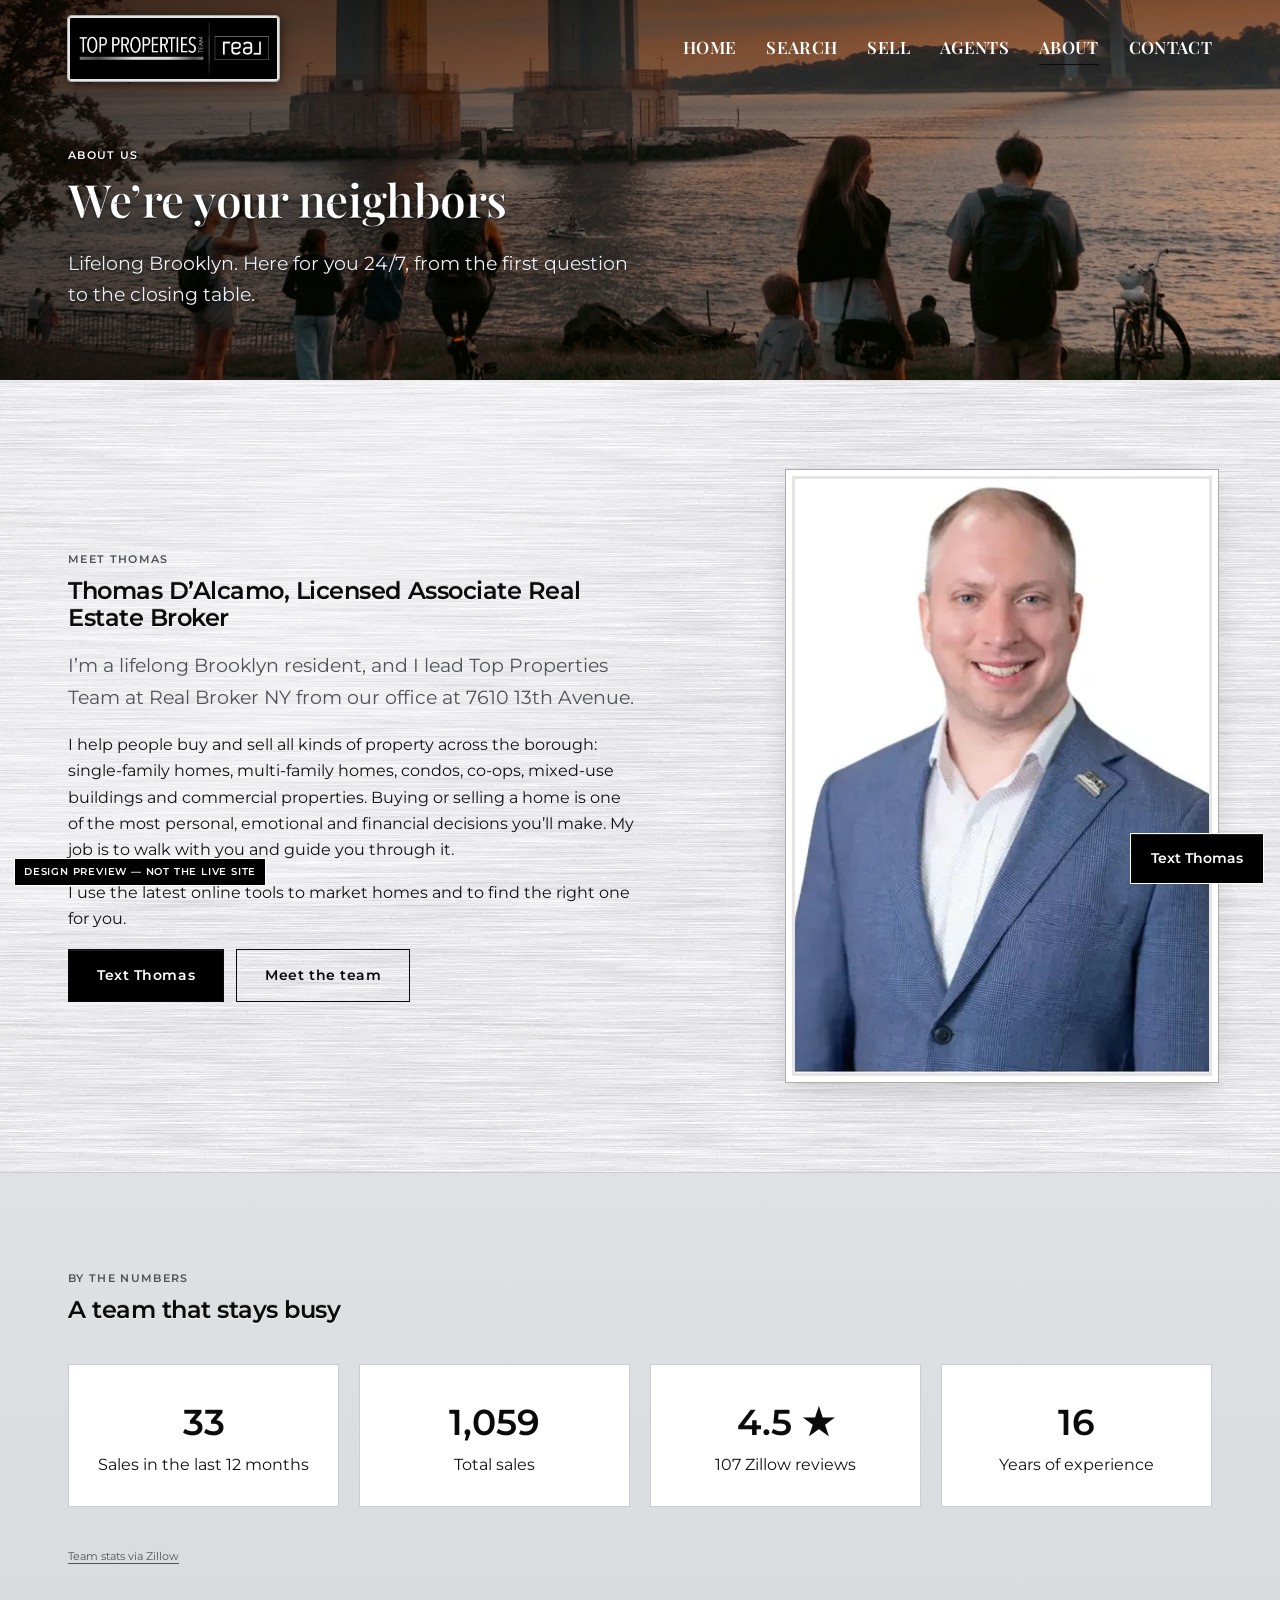
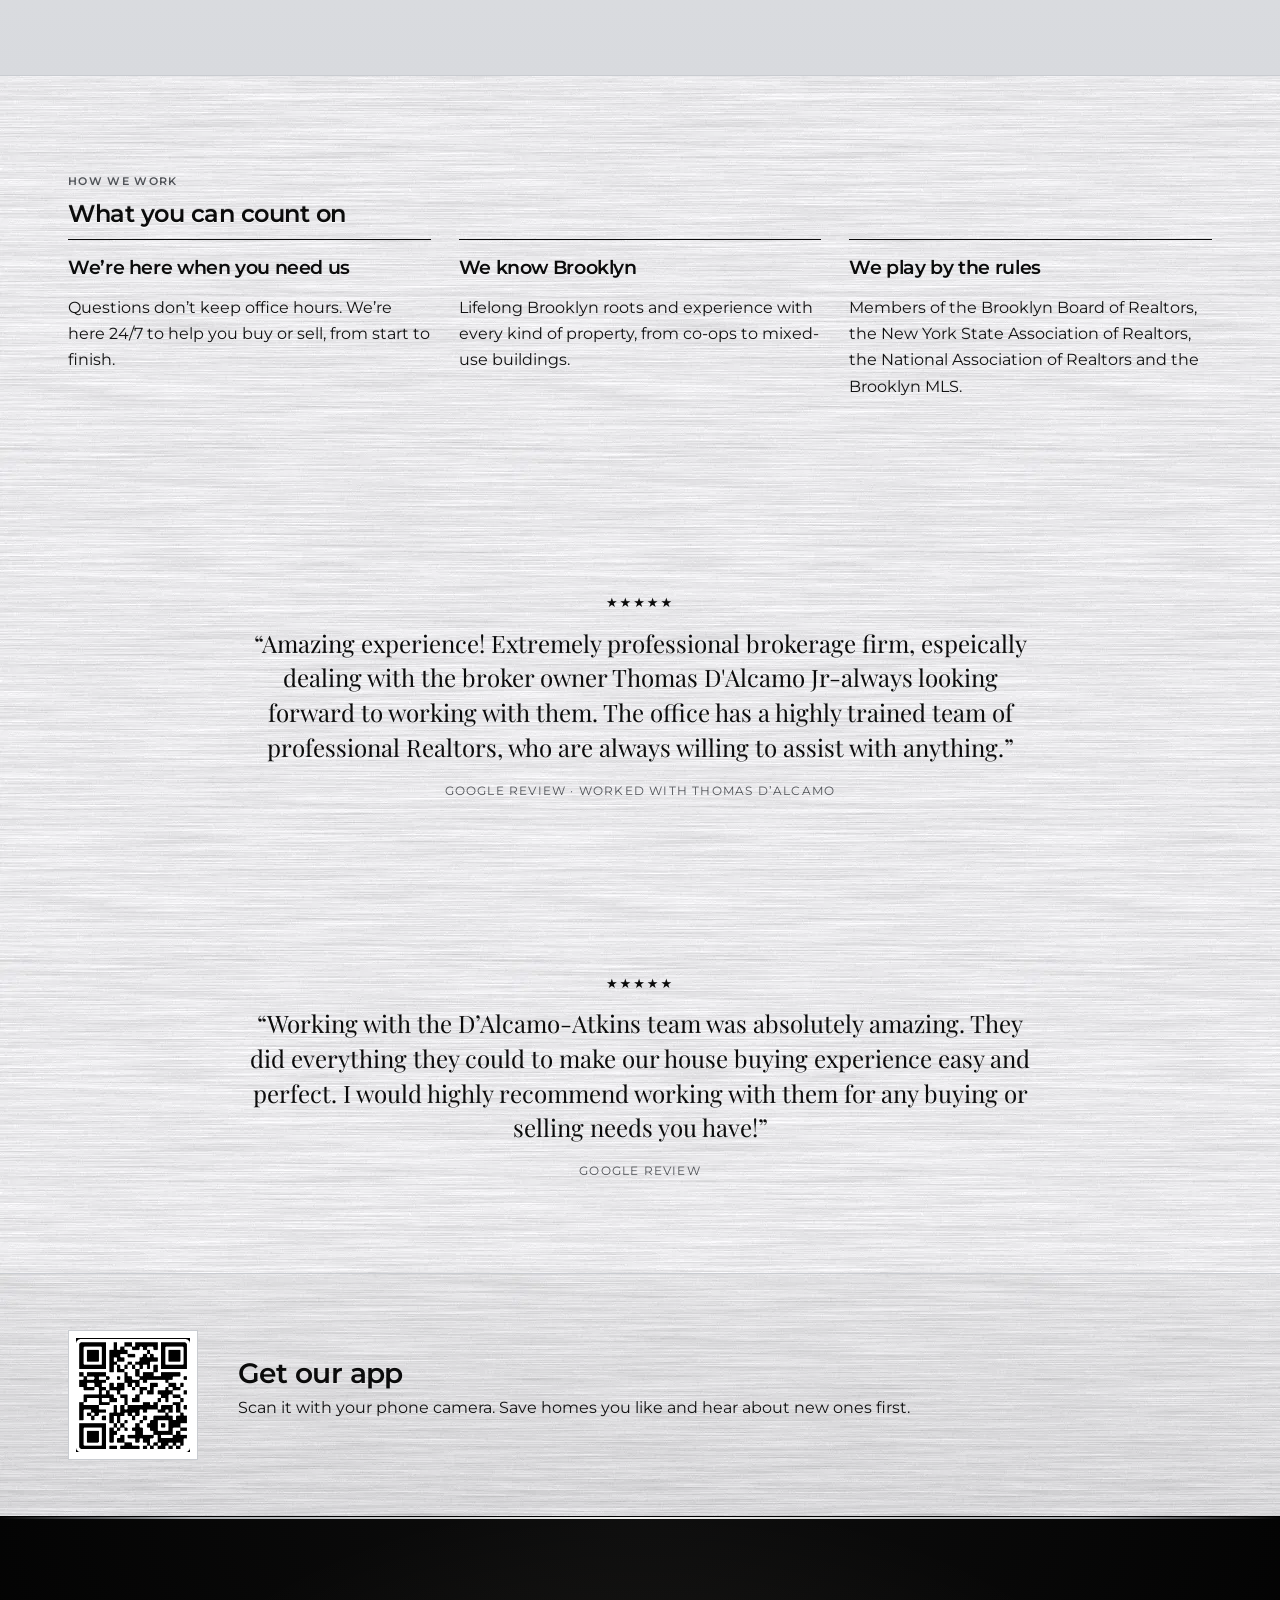
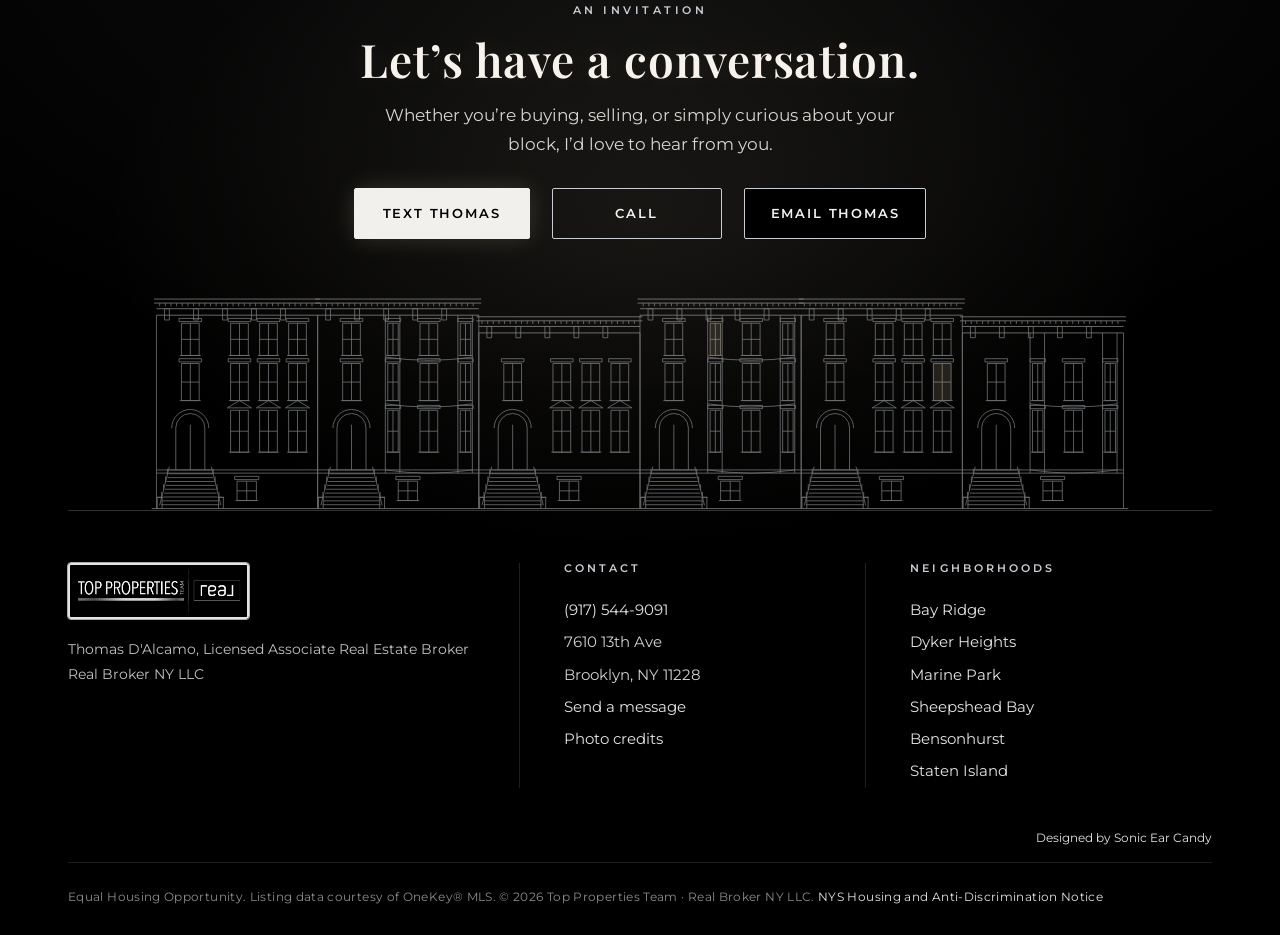
<file: about.html>
<!doctype html><html lang="en"><head><meta charset="utf-8"><meta name="viewport" content="width=device-width,initial-scale=1">
<!-- Google tag (gtag.js) -->
<script async src="https://www.googletagmanager.com/gtag/js?id=G-0NTC9R6F60"></script>
<script>
  window.dataLayer = window.dataLayer || [];
  function gtag(){dataLayer.push(arguments);}
  gtag('js', new Date());
  gtag('config', 'G-0NTC9R6F60');
</script>
<meta name="robots" content="noindex,nofollow"><title>About | Top Properties Team — Brooklyn Real Estate</title>
<meta name="description" content="Top Properties Team at Real Broker NY: Brooklyn real estate in Bay Ridge, Dyker Heights, Marine Park, Sheepshead Bay, Bensonhurst and Staten Island. Call or text (917) 544-9091.">
<link rel="icon" href="img/favicon.png"><link rel="preconnect" href="https://fonts.googleapis.com"><link rel="preconnect" href="https://fonts.gstatic.com" crossorigin>
<link href="https://fonts.googleapis.com/css2?family=Montserrat:wght@400;600&family=Playfair+Display:wght@600&display=swap" rel="stylesheet" media="print" onload="this.media='all'">
<link rel="preload" as="image" href="img/bay-ridge.webp?v=hq5" media="(min-width:701px)" fetchpriority="high"><link rel="preload" as="image" href="img/bay-ridge-m.webp?v=hq5" media="(max-width:700px)" fetchpriority="high">
<link rel="stylesheet" href="style.css?v=ct4"></head><body>
<header><div class="wrap nav"><a href="index.html"><img loading="lazy" src="img/logo-hd.webp" width="679" height="200" alt="Top Properties Team · Real"></a>
<button class="burger" aria-label="Menu" onclick="document.querySelector('.menu').classList.toggle('open')">&#9776;</button><ul class="menu"><li><a href="index.html">HOME</a></li><li><a href="https://toppropertiesnyc.com/listing" target="_blank" rel="noopener">SEARCH</a></li><li><a href="sell.html">SELL</a></li><li><a href="team.html">AGENTS</a></li><li><a href="about.html" class="on">ABOUT</a></li><li><a href="contact.html">CONTACT</a></li></ul></div></header>
<div class="hero small"><div class="kb" style="--bgm:url(img/bay-ridge-m.webp?v=hq5);background-image:url(img/bay-ridge.webp?v=hq5);background-position:center 70%"></div><div class="wrap"><div class="eyebrow" style="color:#FFFFFF">About us</div><h1>We’re your neighbors</h1><p>Lifelong Brooklyn. Here for you 24/7, from the first question to the closing table.</p></div></div>
<section><div class="wrap split"><div><div class="eyebrow">Meet Thomas</div><h2>Thomas D’Alcamo, Licensed Associate Real Estate Broker</h2><p class="lead">I’m a lifelong Brooklyn resident, and I lead Top Properties Team at Real Broker NY from our office at 7610 13th Avenue.</p><p>I help people buy and sell all kinds of property across the borough: single-family homes, multi-family homes, condos, co-ops, mixed-use buildings and commercial properties. Buying or selling a home is one of the most personal, emotional and financial decisions you’ll make. My job is to walk with you and guide you through it.</p><p>I use the latest online tools to market homes and to find the right one for you.</p><a class="btn" href="sms:+19175449091">Text Thomas</a> <a class="btn ghost" href="team.html">Meet the team</a></div>
<div class="portrait"><img loading="lazy" src="img/thomas-portrait.webp" alt="Thomas D’Alcamo" width="600" height="600"></div></div></section>
<section class="alt"><div class="wrap"><div class="eyebrow">By the numbers</div><h2>A team that stays busy</h2><div class="stats"><div class="stat"><b data-n="37">37</b>Sales in the last 12 months</div><div class="stat"><b data-n="1174">1,174</b>Total sales</div><div class="stat"><b data-n="5.0" data-d="1">5.0 ★</b>107 Zillow reviews</div><div class="stat"><b data-n="18">18</b>Years of experience</div></div><p class="note" style="text-align:left;margin:0"><a href="https://www.zillow.com/profile/toppropteam" target="_blank" rel="noopener">Team stats via Zillow</a></p></div></section>
<section><div class="wrap"><div class="eyebrow">How we work</div><h2>What you can count on</h2><div class="steps"><div class="step"><h3>We’re here when you need us</h3><p>Questions don’t keep office hours. We’re here 24/7 to help you buy or sell, from start to finish.</p></div><div class="step"><h3>We know Brooklyn</h3><p>Lifelong Brooklyn roots and experience with every kind of property, from co-ops to mixed-use buildings.</p></div><div class="step"><h3>We play by the rules</h3><p>Members of the Brooklyn Board of Realtors, the New York State Association of Realtors, the National Association of Realtors and the Brooklyn MLS.</p></div></div></div></section>
<section class="pq"><div class="wrap"><div class="stars">★★★★★</div><blockquote>“Amazing experience! Extremely professional brokerage firm, espeically dealing with the broker owner Thomas D'Alcamo Jr-always looking forward to working with them. The office has a highly trained team of professional Realtors, who are always willing to assist with anything.”</blockquote><p class="pqc">Google review · Worked with Thomas D’Alcamo</p></div></section><section class="pq"><div class="wrap"><div class="stars">★★★★★</div><blockquote>“Working with the D’Alcamo-Atkins team was absolutely amazing. They did everything they could to make our house buying experience easy and perfect. I would highly recommend working with them for any buying or selling needs you have!”</blockquote><p class="pqc">Google review</p></div></section>
<section class="app" style="padding:56px 0"><div class="wrap"><img loading="lazy" src="img/qr.png" alt="QR code to download the Top Properties Team app">
<div><h3>Get our app</h3><p style="margin:0 0 10px">Scan it with your phone camera. Save homes you like and hear about new ones first.</p>
</div></div></section>
<footer><div class="wrap"><div class="fcta"><p class="fey">An invitation</p><h2>Let&rsquo;s have a conversation.</h2><p class="fsub">Whether you&rsquo;re buying, selling, or simply curious about your block, I&rsquo;d love to hear from you.</p><div class="fbtns"><a class="btn light fpri" href="sms:+19175449091">Text Thomas</a> <a class="btn light" href="tel:+19175449091">Call</a> <a class="btn light fem" href="mailto:thomasdalcamo@gmail.com" aria-haspopup="dialog" aria-controls="emodal">Email Thomas</a></div></div><div class="farchw"><svg class="farch" viewBox="-8 30 1216 272" preserveAspectRatio="xMidYMax meet" aria-hidden="true" focusable="false"><g fill="none" stroke="#C9CCD1" stroke-width="1" vector-effect="non-scaling-stroke"><path d="M0 300V60M200 300V60"/><path d="M-3 40h206M-3 45h206M0 52h200M0 60h200" stroke="#E5E4E2"/><path d="M4 45v4M11 45v4M18 45v4M25 45v4M32 45v4M39 45v4M46 45v4M53 45v4M60 45v4M67 45v4M74 45v4M81 45v4M88 45v4M95 45v4M102 45v4M109 45v4M116 45v4M123 45v4M130 45v4M137 45v4M144 45v4M151 45v4M158 45v4M165 45v4M172 45v4M179 45v4M186 45v4M193 45v4"/><path d="M10 52h6v14h-6zM46 52h6v14h-6zM82 52h6v14h-6zM118 52h6v14h-6zM154 52h6v14h-6z"/><path d="M0 252h200M0 256h200"/><path d="M24 252V200a18 18 0 0 1 36 0V252M42 252V196"/><path d="M19 200a23 23 0 0 1 46 0"/><path d="M16.0 252.0h52.0"/><path d="M14.9 256.8h54.2"/><path d="M13.8 261.6h56.4"/><path d="M12.7 266.4h58.6"/><path d="M11.6 271.2h60.8"/><path d="M10.5 276.0h63.0"/><path d="M9.399999999999999 280.8h65.2"/><path d="M8.299999999999999 285.6h67.4"/><path d="M7.199999999999999 290.4h69.6"/><path d="M6.1 295.2h71.8"/><path d="M16 248L4 296M68 248L80 296"/><path d="M13.6 257.6v-7M11.2 267.2v-7M8.8 276.8v-7M6.4 286.4v-7M70.4 257.6v-7M72.8 267.2v-7M75.2 276.8v-7M77.6 286.4v-7"/><path d="M1 300v-14h6v14M77 300v-14h6v14M0 286h8M76 286h8"/><path d="M100 266h24v24h-24zM112.0 266v24M100 278.0h24"/><path d="M97 264h30v-4h-30z"/><path d="M98 290h28"/><path d="M92 178h22v52h-22zM103.0 178v52M92 204.0h22"/><path d="M88 175h30l-15.0 -9z"/><path d="M90 230h26"/><path d="M128 178h22v52h-22zM139.0 178v52M128 204.0h22"/><path d="M124 175h30l-15.0 -9z"/><path d="M126 230h26"/><path d="M164 178h22v52h-22zM175.0 178v52M164 204.0h22"/><path d="M160 175h30l-15.0 -9z"/><path d="M162 230h26"/><path d="M92 120h22v46h-22zM103.0 120v46M92 143.0h22"/><path d="M89 118h28v-4h-28z"/><path d="M90 166h26"/><path d="M128 120h22v46h-22zM139.0 120v46M128 143.0h22"/><path d="M125 118h28v-4h-28z"/><path d="M126 166h26"/><path d="M164 120h22v46h-22zM175.0 120v46M164 143.0h22"/><path d="M161 118h28v-4h-28z"/><path d="M162 166h26"/><path d="M31 120h22v46h-22zM42.0 120v46M31 143.0h22"/><path d="M28 118h28v-4h-28z"/><path d="M29 166h26"/><path d="M92 70h22v40h-22zM103.0 70v40M92 90.0h22"/><path d="M89 68h28v-4h-28z"/><path d="M90 110h26"/><path d="M128 70h22v40h-22zM139.0 70v40M128 90.0h22"/><path d="M125 68h28v-4h-28z"/><path d="M126 110h26"/><path d="M164 70h22v40h-22zM175.0 70v40M164 90.0h22"/><path d="M161 68h28v-4h-28z"/><path d="M162 110h26"/><path d="M31 70h22v40h-22zM42.0 70v40M31 90.0h22"/><path d="M28 68h28v-4h-28z"/><path d="M29 110h26"/><path d="M200 300V60M400 300V60"/><path d="M197 40h206M197 45h206M200 52h200M200 60h200" stroke="#E5E4E2"/><path d="M204 45v4M211 45v4M218 45v4M225 45v4M232 45v4M239 45v4M246 45v4M253 45v4M260 45v4M267 45v4M274 45v4M281 45v4M288 45v4M295 45v4M302 45v4M309 45v4M316 45v4M323 45v4M330 45v4M337 45v4M344 45v4M351 45v4M358 45v4M365 45v4M372 45v4M379 45v4M386 45v4M393 45v4"/><path d="M210 52h6v14h-6zM246 52h6v14h-6zM282 52h6v14h-6zM318 52h6v14h-6zM354 52h6v14h-6z"/><path d="M200 252h200M200 256h200"/><path d="M224 252V200a18 18 0 0 1 36 0V252M242 252V196"/><path d="M219 200a23 23 0 0 1 46 0"/><path d="M216.0 252.0h52.0"/><path d="M214.9 256.8h54.2"/><path d="M213.8 261.6h56.4"/><path d="M212.7 266.4h58.6"/><path d="M211.6 271.2h60.8"/><path d="M210.5 276.0h63.0"/><path d="M209.4 280.8h65.2"/><path d="M208.3 285.6h67.4"/><path d="M207.2 290.4h69.6"/><path d="M206.1 295.2h71.8"/><path d="M216 248L204 296M268 248L280 296"/><path d="M213.6 257.6v-7M211.2 267.2v-7M208.8 276.8v-7M206.4 286.4v-7M270.4 257.6v-7M272.8 267.2v-7M275.2 276.8v-7M277.6 286.4v-7"/><path d="M201 300v-14h6v14M277 300v-14h6v14M200 286h8M276 286h8"/><path d="M300 266h24v24h-24zM312.0 266v24M300 278.0h24"/><path d="M297 264h30v-4h-30z"/><path d="M298 290h28"/><path d="M284 256V60M392 256V60M302 256V60M374 256V60"/><path d="M284 252Q338 260 392 252"/><path d="M284 170Q338 178 392 170"/><path d="M284 112Q338 120 392 112"/><path d="M287 178h13v52h-13zM293.5 178v52M287 204.0h13"/><path d="M284 176h19v-4h-19z"/><path d="M285 230h17"/><path d="M327 178h22v52h-22zM338.0 178v52M327 204.0h22"/><path d="M324 176h28v-4h-28z"/><path d="M325 230h26"/><path d="M377 178h13v52h-13zM383.5 178v52M377 204.0h13"/><path d="M374 176h19v-4h-19z"/><path d="M375 230h17"/><path d="M287 120h13v46h-13zM293.5 120v46M287 143.0h13"/><path d="M284 118h19v-4h-19z"/><path d="M285 166h17"/><path d="M327 120h22v46h-22zM338.0 120v46M327 143.0h22"/><path d="M324 118h28v-4h-28z"/><path d="M325 166h26"/><path d="M377 120h13v46h-13zM383.5 120v46M377 143.0h13"/><path d="M374 118h19v-4h-19z"/><path d="M375 166h17"/><path d="M231 120h22v46h-22zM242.0 120v46M231 143.0h22"/><path d="M228 118h28v-4h-28z"/><path d="M229 166h26"/><path d="M287 70h13v40h-13zM293.5 70v40M287 90.0h13"/><path d="M284 68h19v-4h-19z"/><path d="M285 110h17"/><path d="M327 70h22v40h-22zM338.0 70v40M327 90.0h22"/><path d="M324 68h28v-4h-28z"/><path d="M325 110h26"/><path d="M377 70h13v40h-13zM383.5 70v40M377 90.0h13"/><path d="M374 68h19v-4h-19z"/><path d="M375 110h17"/><path d="M231 70h22v40h-22zM242.0 70v40M231 90.0h22"/><path d="M228 68h28v-4h-28z"/><path d="M229 110h26"/><path d="M400 300V82M600 300V82"/><path d="M397 62h206M397 67h206M400 74h200M400 82h200" stroke="#E5E4E2"/><path d="M404 67v4M411 67v4M418 67v4M425 67v4M432 67v4M439 67v4M446 67v4M453 67v4M460 67v4M467 67v4M474 67v4M481 67v4M488 67v4M495 67v4M502 67v4M509 67v4M516 67v4M523 67v4M530 67v4M537 67v4M544 67v4M551 67v4M558 67v4M565 67v4M572 67v4M579 67v4M586 67v4M593 67v4"/><path d="M410 74h6v14h-6zM446 74h6v14h-6zM482 74h6v14h-6zM518 74h6v14h-6zM554 74h6v14h-6z"/><path d="M400 252h200M400 256h200"/><path d="M424 252V200a18 18 0 0 1 36 0V252M442 252V196"/><path d="M419 200a23 23 0 0 1 46 0"/><path d="M416.0 252.0h52.0"/><path d="M414.9 256.8h54.2"/><path d="M413.8 261.6h56.4"/><path d="M412.7 266.4h58.6"/><path d="M411.6 271.2h60.8"/><path d="M410.5 276.0h63.0"/><path d="M409.4 280.8h65.2"/><path d="M408.3 285.6h67.4"/><path d="M407.2 290.4h69.6"/><path d="M406.1 295.2h71.8"/><path d="M416 248L404 296M468 248L480 296"/><path d="M413.6 257.6v-7M411.2 267.2v-7M408.8 276.8v-7M406.4 286.4v-7M470.4 257.6v-7M472.8 267.2v-7M475.2 276.8v-7M477.6 286.4v-7"/><path d="M401 300v-14h6v14M477 300v-14h6v14M400 286h8M476 286h8"/><path d="M500 266h24v24h-24zM512.0 266v24M500 278.0h24"/><path d="M497 264h30v-4h-30z"/><path d="M498 290h28"/><path d="M492 178h22v52h-22zM503.0 178v52M492 204.0h22"/><path d="M488 175h30l-15.0 -9z"/><path d="M490 230h26"/><path d="M528 178h22v52h-22zM539.0 178v52M528 204.0h22"/><path d="M524 175h30l-15.0 -9z"/><path d="M526 230h26"/><path d="M564 178h22v52h-22zM575.0 178v52M564 204.0h22"/><path d="M560 175h30l-15.0 -9z"/><path d="M562 230h26"/><path d="M492 120h22v46h-22zM503.0 120v46M492 143.0h22"/><path d="M489 118h28v-4h-28z"/><path d="M490 166h26"/><path d="M528 120h22v46h-22zM539.0 120v46M528 143.0h22"/><path d="M525 118h28v-4h-28z"/><path d="M526 166h26"/><path d="M564 120h22v46h-22zM575.0 120v46M564 143.0h22"/><path d="M561 118h28v-4h-28z"/><path d="M562 166h26"/><path d="M431 120h22v46h-22zM442.0 120v46M431 143.0h22"/><path d="M428 118h28v-4h-28z"/><path d="M429 166h26"/><path d="M600 300V60M800 300V60"/><path d="M597 40h206M597 45h206M600 52h200M600 60h200" stroke="#E5E4E2"/><path d="M604 45v4M611 45v4M618 45v4M625 45v4M632 45v4M639 45v4M646 45v4M653 45v4M660 45v4M667 45v4M674 45v4M681 45v4M688 45v4M695 45v4M702 45v4M709 45v4M716 45v4M723 45v4M730 45v4M737 45v4M744 45v4M751 45v4M758 45v4M765 45v4M772 45v4M779 45v4M786 45v4M793 45v4"/><path d="M610 52h6v14h-6zM646 52h6v14h-6zM682 52h6v14h-6zM718 52h6v14h-6zM754 52h6v14h-6z"/><path d="M600 252h200M600 256h200"/><path d="M624 252V200a18 18 0 0 1 36 0V252M642 252V196"/><path d="M619 200a23 23 0 0 1 46 0"/><path d="M616.0 252.0h52.0"/><path d="M614.9 256.8h54.2"/><path d="M613.8 261.6h56.4"/><path d="M612.7 266.4h58.6"/><path d="M611.6 271.2h60.8"/><path d="M610.5 276.0h63.0"/><path d="M609.4 280.8h65.2"/><path d="M608.3 285.6h67.4"/><path d="M607.2 290.4h69.6"/><path d="M606.1 295.2h71.8"/><path d="M616 248L604 296M668 248L680 296"/><path d="M613.6 257.6v-7M611.2 267.2v-7M608.8 276.8v-7M606.4 286.4v-7M670.4 257.6v-7M672.8 267.2v-7M675.2 276.8v-7M677.6 286.4v-7"/><path d="M601 300v-14h6v14M677 300v-14h6v14M600 286h8M676 286h8"/><path d="M700 266h24v24h-24zM712.0 266v24M700 278.0h24"/><path d="M697 264h30v-4h-30z"/><path d="M698 290h28"/><path d="M684 256V60M792 256V60M702 256V60M774 256V60"/><path d="M684 252Q738 260 792 252"/><path d="M684 170Q738 178 792 170"/><path d="M684 112Q738 120 792 112"/><path d="M687 178h13v52h-13zM693.5 178v52M687 204.0h13"/><path d="M684 176h19v-4h-19z"/><path d="M685 230h17"/><path d="M727 178h22v52h-22zM738.0 178v52M727 204.0h22"/><path d="M724 176h28v-4h-28z"/><path d="M725 230h26"/><path d="M777 178h13v52h-13zM783.5 178v52M777 204.0h13"/><path d="M774 176h19v-4h-19z"/><path d="M775 230h17"/><path d="M687 120h13v46h-13zM693.5 120v46M687 143.0h13"/><path d="M684 118h19v-4h-19z"/><path d="M685 166h17"/><path d="M727 120h22v46h-22zM738.0 120v46M727 143.0h22"/><path d="M724 118h28v-4h-28z"/><path d="M725 166h26"/><path d="M777 120h13v46h-13zM783.5 120v46M777 143.0h13"/><path d="M774 118h19v-4h-19z"/><path d="M775 166h17"/><path d="M631 120h22v46h-22zM642.0 120v46M631 143.0h22"/><path d="M628 118h28v-4h-28z"/><path d="M629 166h26"/><path d="M687 70h13v40h-13zM693.5 70v40M687 90.0h13" fill="#F6E7C8" fill-opacity=".24" stroke="#F3E3C3"/><path d="M684 68h19v-4h-19z"/><path d="M685 110h17"/><path d="M727 70h22v40h-22zM738.0 70v40M727 90.0h22"/><path d="M724 68h28v-4h-28z"/><path d="M725 110h26"/><path d="M777 70h13v40h-13zM783.5 70v40M777 90.0h13"/><path d="M774 68h19v-4h-19z"/><path d="M775 110h17"/><path d="M631 70h22v40h-22zM642.0 70v40M631 90.0h22"/><path d="M628 68h28v-4h-28z"/><path d="M629 110h26"/><path d="M800 300V60M1000 300V60"/><path d="M797 40h206M797 45h206M800 52h200M800 60h200" stroke="#E5E4E2"/><path d="M804 45v4M811 45v4M818 45v4M825 45v4M832 45v4M839 45v4M846 45v4M853 45v4M860 45v4M867 45v4M874 45v4M881 45v4M888 45v4M895 45v4M902 45v4M909 45v4M916 45v4M923 45v4M930 45v4M937 45v4M944 45v4M951 45v4M958 45v4M965 45v4M972 45v4M979 45v4M986 45v4M993 45v4"/><path d="M810 52h6v14h-6zM846 52h6v14h-6zM882 52h6v14h-6zM918 52h6v14h-6zM954 52h6v14h-6z"/><path d="M800 252h200M800 256h200"/><path d="M824 252V200a18 18 0 0 1 36 0V252M842 252V196"/><path d="M819 200a23 23 0 0 1 46 0"/><path d="M816.0 252.0h52.0"/><path d="M814.9 256.8h54.2"/><path d="M813.8 261.6h56.4"/><path d="M812.7 266.4h58.6"/><path d="M811.6 271.2h60.8"/><path d="M810.5 276.0h63.0"/><path d="M809.4 280.8h65.2"/><path d="M808.3 285.6h67.4"/><path d="M807.2 290.4h69.6"/><path d="M806.1 295.2h71.8"/><path d="M816 248L804 296M868 248L880 296"/><path d="M813.6 257.6v-7M811.2 267.2v-7M808.8 276.8v-7M806.4 286.4v-7M870.4 257.6v-7M872.8 267.2v-7M875.2 276.8v-7M877.6 286.4v-7"/><path d="M801 300v-14h6v14M877 300v-14h6v14M800 286h8M876 286h8"/><path d="M900 266h24v24h-24zM912.0 266v24M900 278.0h24"/><path d="M897 264h30v-4h-30z"/><path d="M898 290h28"/><path d="M892 178h22v52h-22zM903.0 178v52M892 204.0h22"/><path d="M888 175h30l-15.0 -9z"/><path d="M890 230h26"/><path d="M928 178h22v52h-22zM939.0 178v52M928 204.0h22"/><path d="M924 175h30l-15.0 -9z"/><path d="M926 230h26"/><path d="M964 178h22v52h-22zM975.0 178v52M964 204.0h22"/><path d="M960 175h30l-15.0 -9z"/><path d="M962 230h26"/><path d="M892 120h22v46h-22zM903.0 120v46M892 143.0h22"/><path d="M889 118h28v-4h-28z"/><path d="M890 166h26"/><path d="M928 120h22v46h-22zM939.0 120v46M928 143.0h22"/><path d="M925 118h28v-4h-28z"/><path d="M926 166h26"/><path d="M964 120h22v46h-22zM975.0 120v46M964 143.0h22" fill="#F6E7C8" fill-opacity=".24" stroke="#F3E3C3"/><path d="M961 118h28v-4h-28z"/><path d="M962 166h26"/><path d="M831 120h22v46h-22zM842.0 120v46M831 143.0h22"/><path d="M828 118h28v-4h-28z"/><path d="M829 166h26"/><path d="M892 70h22v40h-22zM903.0 70v40M892 90.0h22"/><path d="M889 68h28v-4h-28z"/><path d="M890 110h26"/><path d="M928 70h22v40h-22zM939.0 70v40M928 90.0h22"/><path d="M925 68h28v-4h-28z"/><path d="M926 110h26"/><path d="M964 70h22v40h-22zM975.0 70v40M964 90.0h22"/><path d="M961 68h28v-4h-28z"/><path d="M962 110h26"/><path d="M831 70h22v40h-22zM842.0 70v40M831 90.0h22"/><path d="M828 68h28v-4h-28z"/><path d="M829 110h26"/><path d="M1000 300V82M1200 300V82"/><path d="M997 62h206M997 67h206M1000 74h200M1000 82h200" stroke="#E5E4E2"/><path d="M1004 67v4M1011 67v4M1018 67v4M1025 67v4M1032 67v4M1039 67v4M1046 67v4M1053 67v4M1060 67v4M1067 67v4M1074 67v4M1081 67v4M1088 67v4M1095 67v4M1102 67v4M1109 67v4M1116 67v4M1123 67v4M1130 67v4M1137 67v4M1144 67v4M1151 67v4M1158 67v4M1165 67v4M1172 67v4M1179 67v4M1186 67v4M1193 67v4"/><path d="M1010 74h6v14h-6zM1046 74h6v14h-6zM1082 74h6v14h-6zM1118 74h6v14h-6zM1154 74h6v14h-6z"/><path d="M1000 252h200M1000 256h200"/><path d="M1024 252V200a18 18 0 0 1 36 0V252M1042 252V196"/><path d="M1019 200a23 23 0 0 1 46 0"/><path d="M1016.0 252.0h52.0"/><path d="M1014.9 256.8h54.2"/><path d="M1013.8 261.6h56.4"/><path d="M1012.7 266.4h58.6"/><path d="M1011.6 271.2h60.8"/><path d="M1010.5 276.0h63.0"/><path d="M1009.4 280.8h65.2"/><path d="M1008.3 285.6h67.4"/><path d="M1007.2 290.4h69.6"/><path d="M1006.1 295.2h71.8"/><path d="M1016 248L1004 296M1068 248L1080 296"/><path d="M1013.6 257.6v-7M1011.2 267.2v-7M1008.8 276.8v-7M1006.4 286.4v-7M1070.4 257.6v-7M1072.8 267.2v-7M1075.2 276.8v-7M1077.6 286.4v-7"/><path d="M1001 300v-14h6v14M1077 300v-14h6v14M1000 286h8M1076 286h8"/><path d="M1100 266h24v24h-24zM1112.0 266v24M1100 278.0h24"/><path d="M1097 264h30v-4h-30z"/><path d="M1098 290h28"/><path d="M1084 256V82M1192 256V82M1102 256V82M1174 256V82"/><path d="M1084 252Q1138 260 1192 252"/><path d="M1084 170Q1138 178 1192 170"/><path d="M1087 178h13v52h-13zM1093.5 178v52M1087 204.0h13"/><path d="M1084 176h19v-4h-19z"/><path d="M1085 230h17"/><path d="M1127 178h22v52h-22zM1138.0 178v52M1127 204.0h22"/><path d="M1124 176h28v-4h-28z"/><path d="M1125 230h26"/><path d="M1177 178h13v52h-13zM1183.5 178v52M1177 204.0h13"/><path d="M1174 176h19v-4h-19z"/><path d="M1175 230h17"/><path d="M1087 120h13v46h-13zM1093.5 120v46M1087 143.0h13"/><path d="M1084 118h19v-4h-19z"/><path d="M1085 166h17"/><path d="M1127 120h22v46h-22zM1138.0 120v46M1127 143.0h22"/><path d="M1124 118h28v-4h-28z"/><path d="M1125 166h26"/><path d="M1177 120h13v46h-13zM1183.5 120v46M1177 143.0h13"/><path d="M1174 118h19v-4h-19z"/><path d="M1175 166h17"/><path d="M1031 120h22v46h-22zM1042.0 120v46M1031 143.0h22"/><path d="M1028 118h28v-4h-28z"/><path d="M1029 166h26"/><path d="M-6 300H1206" stroke="#E5E4E2"/></g></svg></div><div class="cols"><div><img loading="lazy" src="img/logo-hd.webp" width="679" height="200" alt="Top Properties Team" style="height:56px;margin-bottom:18px">
<p>Thomas D'Alcamo, Licensed Associate Real Estate Broker<br>Real Broker NY LLC</p></div>
<div><h2 class="fh">Contact</h2><ul><li><a href="tel:+19175449091">(917) 544-9091</a></li><li>7610 13th Ave<br>Brooklyn, NY 11228</li><li><a href="contact.html">Send a message</a></li><li><a href="credits.html">Photo credits</a></li></ul></div>
<div><h2 class="fh">Neighborhoods</h2><ul><li><a href="bay-ridge.html">Bay Ridge</a></li><li><a href="dyker-heights.html">Dyker Heights</a></li><li><a href="marine-park.html">Marine Park</a></li><li><a href="sheepshead-bay.html">Sheepshead Bay</a></li><li><a href="bensonhurst.html">Bensonhurst</a></li><li><a href="staten-island.html">Staten Island</a></li></ul></div></div>
<div class="dby"><a href="https://sonicearcandy.com/web-design/" target="_blank" rel="noopener">Designed by Sonic Ear Candy</a></div><div class="legal">Equal Housing Opportunity. Listing data courtesy of OneKey® MLS. © 2026 Top Properties Team · Real Broker NY LLC. <a href="https://dos.ny.gov/system/files/documents/2025/03/nys-housing-and-anti-discrimination-notice_02.2025.pdf" target="_blank" rel="noopener">NYS Housing and Anti-Discrimination Notice</a></div></div></footer><div id="emodal" class="emodal" hidden><div class="emcard" role="dialog" aria-modal="true" aria-labelledby="emh"><button type="button" class="emx" aria-label="Close">&times;</button><p class="fey">Email</p><h2 id="emh">Send Thomas a note</h2><form novalidate><label>Your name <span>(optional)</span><input name="name" autocomplete="name"></label><label>Message<textarea name="message" rows="5" required placeholder="Hi Thomas, I&rsquo;m interested in&hellip;"></textarea></label><button type="submit" class="btn light fpri emsend">Send</button></form><p class="emalt">Or email <a href="mailto:thomasdalcamo@gmail.com">thomasdalcamo@gmail.com</a> directly</p></div></div><script src="modal.js?v=em6" defer></script>
<div class="preview">DESIGN PREVIEW — NOT THE LIVE SITE</div><div class="fab"><a class="call" href="tel:+19175449091">Call</a><a href="sms:+19175449091">Text Thomas</a></div>
<script>document.querySelectorAll('.car').forEach(c=>{const t=c.querySelector('.track');c.querySelectorAll('[data-d]').forEach(b=>b.onclick=()=>t.scrollBy({left:b.dataset.d*t.clientWidth*.9,behavior:'smooth'}))});
document.querySelectorAll('form.vform').forEach(f=>f.onsubmit=e=>{e.preventDefault();f.querySelector('.toast').style.display='block'});
document.querySelectorAll('form.srch').forEach(f=>f.onsubmit=e=>{e.preventDefault();window.open('https://toppropertiesnyc.com/listing','_blank','noopener')});
const H=document.querySelector('header'),f=()=>H.classList.toggle('sc',scrollY>40);addEventListener('scroll',f,{passive:true});f();
if(!matchMedia('(prefers-reduced-motion: reduce)').matches&&'IntersectionObserver' in window){const io=new IntersectionObserver(es=>es.forEach(e=>{if(e.isIntersecting){e.target.classList.add('in');io.unobserve(e.target)}}),{threshold:.12});document.querySelectorAll('section,.trust').forEach(el=>{el.classList.add('rv');io.observe(el)})}
document.querySelectorAll('.wiz').forEach(w=>{const st=[...w.querySelectorAll('.st')],sn=w.querySelector('.sn');let i=0;const go=()=>{st.forEach((s,k)=>s.classList.toggle('on',k==++i-1+0&&false||k==i));sn.textContent=Math.min(i+1,3);if(i==3)w.querySelector('.eyebrow').textContent='Done'};
w.querySelectorAll('.nx').forEach(b=>b.onclick=()=>{i++;st.forEach((s,k)=>s.classList.toggle('on',k==i));sn.textContent=Math.min(i+1,3)});w.querySelectorAll('.chips button').forEach(b=>b.onclick=()=>{i=3;st.forEach((s,k)=>s.classList.toggle('on',k==3));w.querySelector('.eyebrow').textContent='Done'})});

if(!matchMedia('(prefers-reduced-motion: reduce)').matches&&'IntersectionObserver' in window){const co=new IntersectionObserver(es=>es.forEach(e=>{if(!e.isIntersecting)return;co.unobserve(e.target);const el=e.target,n=+el.dataset.n,d=+(el.dataset.d||0),t0=performance.now(),suf=el.textContent.replace(/[0-9.,]/g,'');const step=t=>{const p=Math.min((t-t0)/1400,1),v=n*(1-Math.pow(1-p,3));el.textContent=(d?v.toFixed(d):Math.round(v).toLocaleString('en-US'))+suf;if(p<1)requestAnimationFrame(step)};requestAnimationFrame(step)}),{threshold:.6});document.querySelectorAll('[data-n]').forEach(el=>co.observe(el))}
</script>
</body></html>
</file>
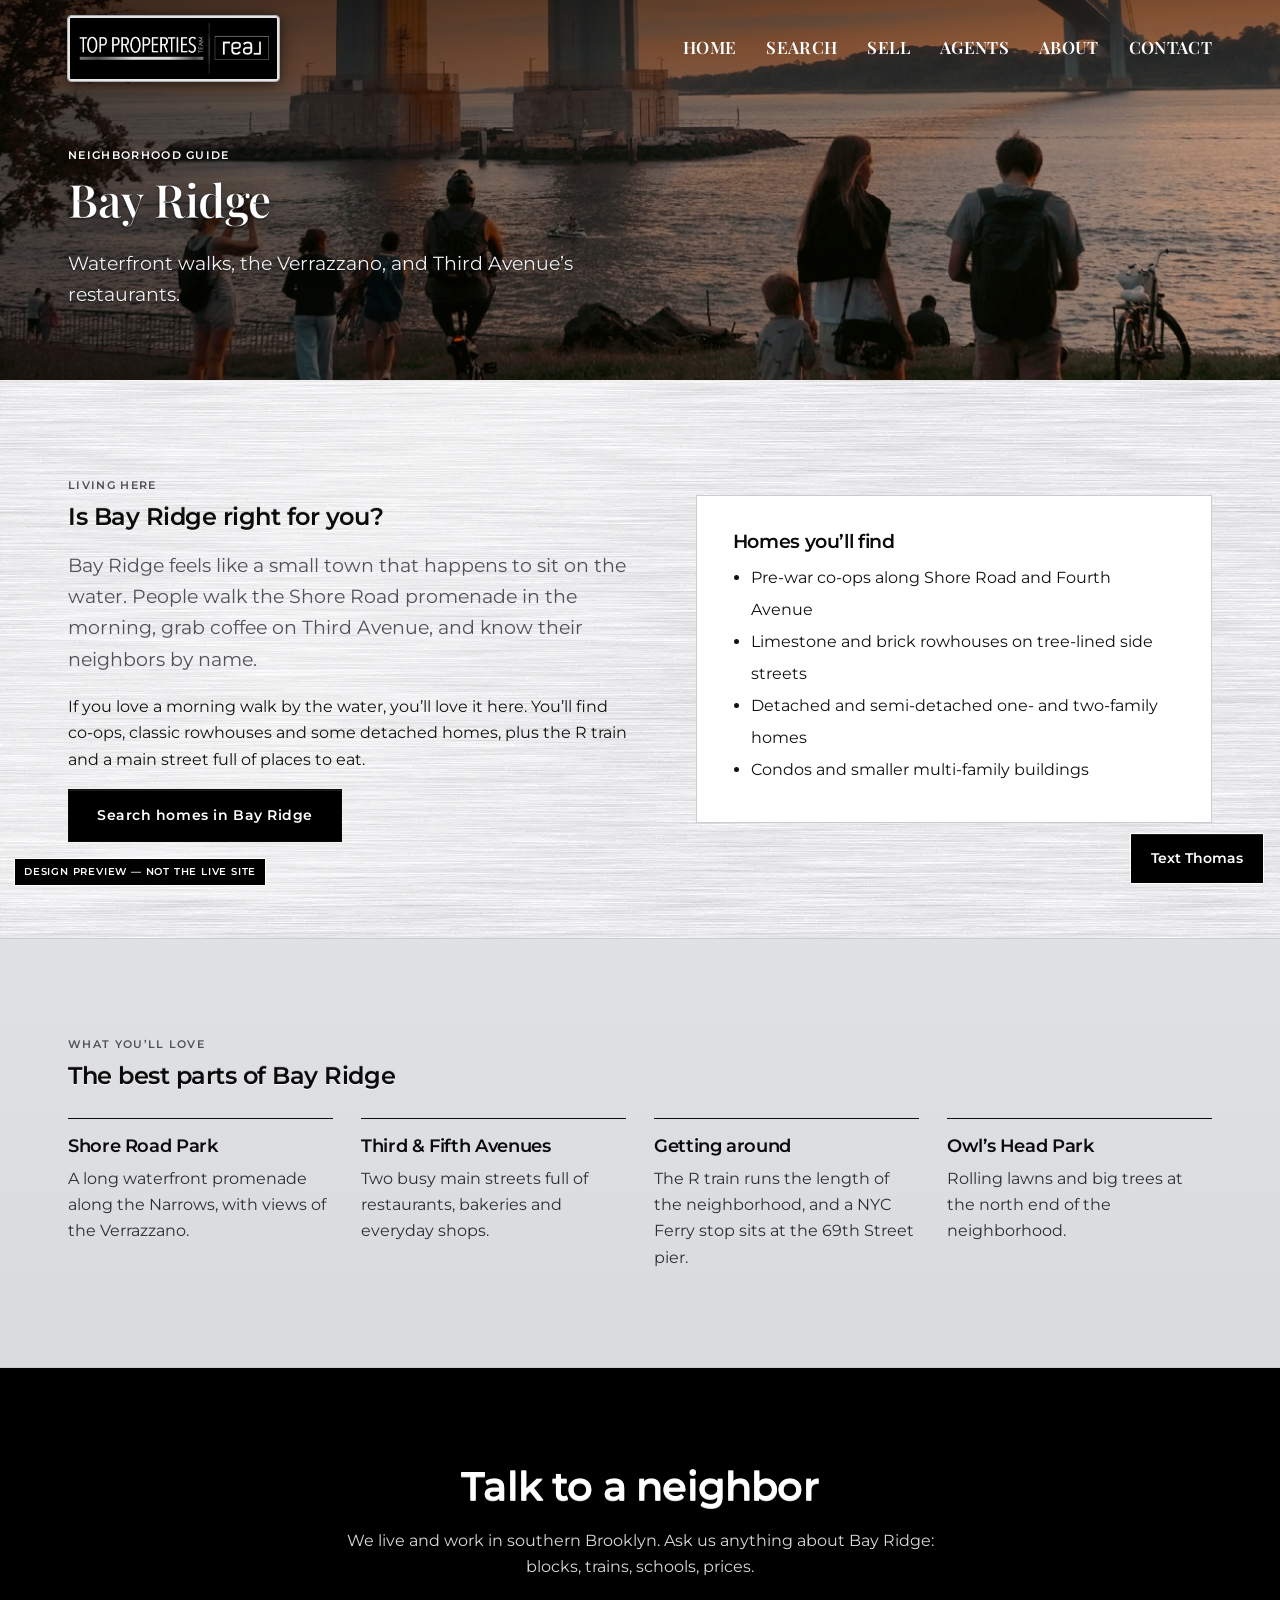
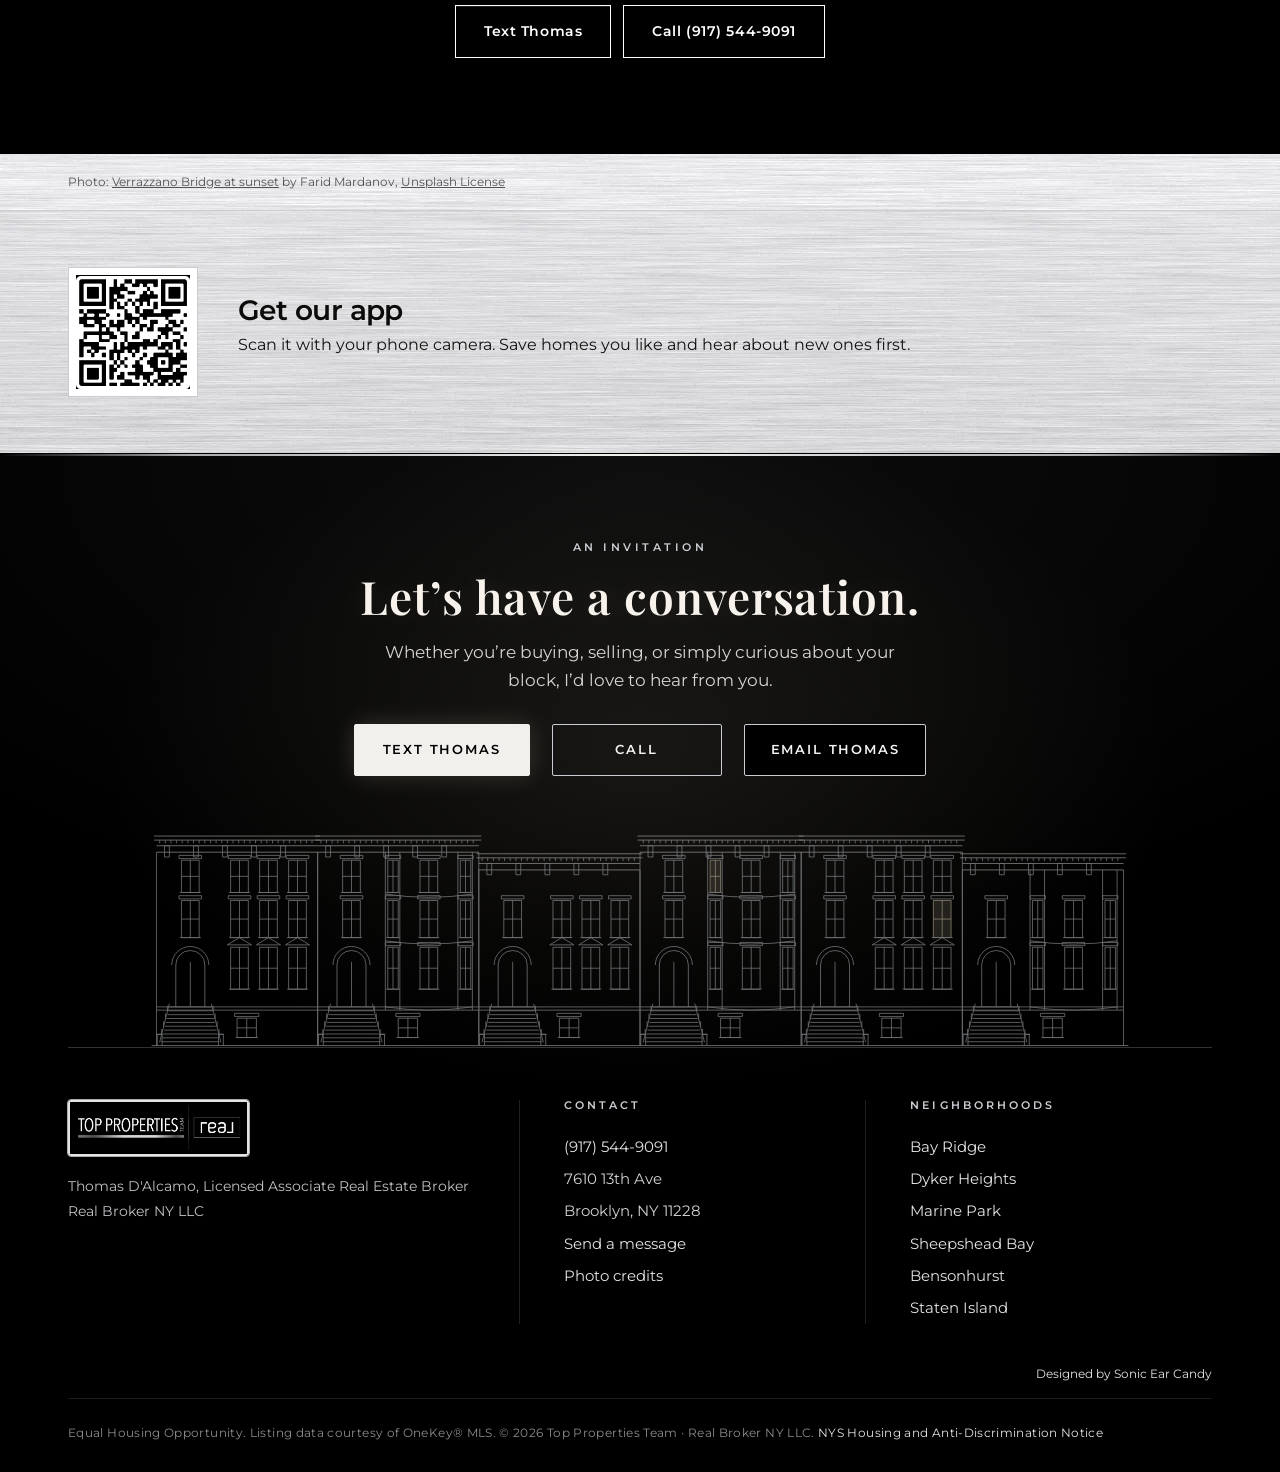
<file: bay-ridge.html>
<!doctype html><html lang="en"><head><meta charset="utf-8"><meta name="viewport" content="width=device-width,initial-scale=1">
<!-- Google tag (gtag.js) -->
<script async src="https://www.googletagmanager.com/gtag/js?id=G-0NTC9R6F60"></script>
<script>
  window.dataLayer = window.dataLayer || [];
  function gtag(){dataLayer.push(arguments);}
  gtag('js', new Date());
  gtag('config', 'G-0NTC9R6F60');
</script>
<meta name="robots" content="noindex,nofollow"><title>Bay Ridge | Top Properties Team — Brooklyn Real Estate</title>
<meta name="description" content="Top Properties Team at Real Broker NY: Brooklyn real estate in Bay Ridge, Dyker Heights, Marine Park, Sheepshead Bay, Bensonhurst and Staten Island. Call or text (917) 544-9091.">
<link rel="icon" href="img/favicon.png"><link rel="preconnect" href="https://fonts.googleapis.com"><link rel="preconnect" href="https://fonts.gstatic.com" crossorigin>
<link href="https://fonts.googleapis.com/css2?family=Montserrat:wght@400;600&family=Playfair+Display:wght@600&display=swap" rel="stylesheet" media="print" onload="this.media='all'">
<link rel="preload" as="image" href="img/bay-ridge.webp?v=hq5" media="(min-width:701px)" fetchpriority="high"><link rel="preload" as="image" href="img/bay-ridge-m.webp?v=hq5" media="(max-width:700px)" fetchpriority="high">
<link rel="stylesheet" href="style.css?v=ct4"></head><body>
<header><div class="wrap nav"><a href="index.html"><img loading="lazy" src="img/logo-hd.webp" width="679" height="200" alt="Top Properties Team · Real"></a>
<button class="burger" aria-label="Menu" onclick="document.querySelector('.menu').classList.toggle('open')">&#9776;</button><ul class="menu"><li><a href="index.html">HOME</a></li><li><a href="https://toppropertiesnyc.com/listing" target="_blank" rel="noopener">SEARCH</a></li><li><a href="sell.html">SELL</a></li><li><a href="team.html">AGENTS</a></li><li><a href="about.html">ABOUT</a></li><li><a href="contact.html">CONTACT</a></li></ul></div></header>
<div class="hero small"><div class="kb" style="--bgm:url(img/bay-ridge-m.webp?v=hq5);background-image:url(img/bay-ridge.webp?v=hq5)"></div><div class="wrap"><div class="eyebrow" style="color:#FFFFFF">Neighborhood guide</div><h1>Bay Ridge</h1><p>Waterfront walks, the Verrazzano, and Third Avenue’s restaurants.</p></div></div>
<section><div class="wrap split"><div><div class="eyebrow">Living here</div><h2>Is Bay Ridge right for you?</h2><p class="lead">Bay Ridge feels like a small town that happens to sit on the water. People walk the Shore Road promenade in the morning, grab coffee on Third Avenue, and know their neighbors by name.</p><p>If you love a morning walk by the water, you’ll love it here. You’ll find co-ops, classic rowhouses and some detached homes, plus the R train and a main street full of places to eat.</p><a class="btn" href="https://toppropertiesnyc.com/listing" target="_blank" rel="noopener">Search homes in Bay Ridge</a></div><div class="areaside"><h3>Homes you’ll find</h3><ul class="homes"><li>Pre-war co-ops along Shore Road and Fourth Avenue</li><li>Limestone and brick rowhouses on tree-lined side streets</li><li>Detached and semi-detached one- and two-family homes</li><li>Condos and smaller multi-family buildings</li></ul></div></div></section>
<section class="alt"><div class="wrap"><div class="eyebrow">What you’ll love</div><h2>The best parts of Bay Ridge</h2><div class="hls"><div class="hl"><h3>Shore Road Park</h3><p>A long waterfront promenade along the Narrows, with views of the Verrazzano.</p></div><div class="hl"><h3>Third &amp; Fifth Avenues</h3><p>Two busy main streets full of restaurants, bakeries and everyday shops.</p></div><div class="hl"><h3>Getting around</h3><p>The R train runs the length of the neighborhood, and a NYC Ferry stop sits at the 69th Street pier.</p></div><div class="hl"><h3>Owl’s Head Park</h3><p>Rolling lawns and big trees at the north end of the neighborhood.</p></div></div></div></section>

<section class="talk"><div class="wrap"><h2>Talk to a neighbor</h2><p>We live and work in southern Brooklyn. Ask us anything about Bay Ridge: blocks, trains, schools, prices.</p><a class="btn" href="sms:+19175449091">Text Thomas</a> <a class="btn ghost" href="tel:+19175449091">Call (917) 544-9091</a></div></section>
<div class="wrap"><p class="credit">Photo: <a href="https://unsplash.com/photos/N_FQa3IPBIQ" target="_blank" rel="noopener">Verrazzano Bridge at sunset</a> by Farid Mardanov, <a href="https://unsplash.com/license" target="_blank" rel="noopener">Unsplash License</a></p></div>
<section class="app" style="padding:56px 0"><div class="wrap"><img loading="lazy" src="img/qr.png" alt="QR code to download the Top Properties Team app">
<div><h3>Get our app</h3><p style="margin:0 0 10px">Scan it with your phone camera. Save homes you like and hear about new ones first.</p>
</div></div></section>
<footer><div class="wrap"><div class="fcta"><p class="fey">An invitation</p><h2>Let&rsquo;s have a conversation.</h2><p class="fsub">Whether you&rsquo;re buying, selling, or simply curious about your block, I&rsquo;d love to hear from you.</p><div class="fbtns"><a class="btn light fpri" href="sms:+19175449091">Text Thomas</a> <a class="btn light" href="tel:+19175449091">Call</a> <a class="btn light fem" href="mailto:thomasdalcamo@gmail.com" aria-haspopup="dialog" aria-controls="emodal">Email Thomas</a></div></div><div class="farchw"><svg class="farch" viewBox="-8 30 1216 272" preserveAspectRatio="xMidYMax meet" aria-hidden="true" focusable="false"><g fill="none" stroke="#C9CCD1" stroke-width="1" vector-effect="non-scaling-stroke"><path d="M0 300V60M200 300V60"/><path d="M-3 40h206M-3 45h206M0 52h200M0 60h200" stroke="#E5E4E2"/><path d="M4 45v4M11 45v4M18 45v4M25 45v4M32 45v4M39 45v4M46 45v4M53 45v4M60 45v4M67 45v4M74 45v4M81 45v4M88 45v4M95 45v4M102 45v4M109 45v4M116 45v4M123 45v4M130 45v4M137 45v4M144 45v4M151 45v4M158 45v4M165 45v4M172 45v4M179 45v4M186 45v4M193 45v4"/><path d="M10 52h6v14h-6zM46 52h6v14h-6zM82 52h6v14h-6zM118 52h6v14h-6zM154 52h6v14h-6z"/><path d="M0 252h200M0 256h200"/><path d="M24 252V200a18 18 0 0 1 36 0V252M42 252V196"/><path d="M19 200a23 23 0 0 1 46 0"/><path d="M16.0 252.0h52.0"/><path d="M14.9 256.8h54.2"/><path d="M13.8 261.6h56.4"/><path d="M12.7 266.4h58.6"/><path d="M11.6 271.2h60.8"/><path d="M10.5 276.0h63.0"/><path d="M9.399999999999999 280.8h65.2"/><path d="M8.299999999999999 285.6h67.4"/><path d="M7.199999999999999 290.4h69.6"/><path d="M6.1 295.2h71.8"/><path d="M16 248L4 296M68 248L80 296"/><path d="M13.6 257.6v-7M11.2 267.2v-7M8.8 276.8v-7M6.4 286.4v-7M70.4 257.6v-7M72.8 267.2v-7M75.2 276.8v-7M77.6 286.4v-7"/><path d="M1 300v-14h6v14M77 300v-14h6v14M0 286h8M76 286h8"/><path d="M100 266h24v24h-24zM112.0 266v24M100 278.0h24"/><path d="M97 264h30v-4h-30z"/><path d="M98 290h28"/><path d="M92 178h22v52h-22zM103.0 178v52M92 204.0h22"/><path d="M88 175h30l-15.0 -9z"/><path d="M90 230h26"/><path d="M128 178h22v52h-22zM139.0 178v52M128 204.0h22"/><path d="M124 175h30l-15.0 -9z"/><path d="M126 230h26"/><path d="M164 178h22v52h-22zM175.0 178v52M164 204.0h22"/><path d="M160 175h30l-15.0 -9z"/><path d="M162 230h26"/><path d="M92 120h22v46h-22zM103.0 120v46M92 143.0h22"/><path d="M89 118h28v-4h-28z"/><path d="M90 166h26"/><path d="M128 120h22v46h-22zM139.0 120v46M128 143.0h22"/><path d="M125 118h28v-4h-28z"/><path d="M126 166h26"/><path d="M164 120h22v46h-22zM175.0 120v46M164 143.0h22"/><path d="M161 118h28v-4h-28z"/><path d="M162 166h26"/><path d="M31 120h22v46h-22zM42.0 120v46M31 143.0h22"/><path d="M28 118h28v-4h-28z"/><path d="M29 166h26"/><path d="M92 70h22v40h-22zM103.0 70v40M92 90.0h22"/><path d="M89 68h28v-4h-28z"/><path d="M90 110h26"/><path d="M128 70h22v40h-22zM139.0 70v40M128 90.0h22"/><path d="M125 68h28v-4h-28z"/><path d="M126 110h26"/><path d="M164 70h22v40h-22zM175.0 70v40M164 90.0h22"/><path d="M161 68h28v-4h-28z"/><path d="M162 110h26"/><path d="M31 70h22v40h-22zM42.0 70v40M31 90.0h22"/><path d="M28 68h28v-4h-28z"/><path d="M29 110h26"/><path d="M200 300V60M400 300V60"/><path d="M197 40h206M197 45h206M200 52h200M200 60h200" stroke="#E5E4E2"/><path d="M204 45v4M211 45v4M218 45v4M225 45v4M232 45v4M239 45v4M246 45v4M253 45v4M260 45v4M267 45v4M274 45v4M281 45v4M288 45v4M295 45v4M302 45v4M309 45v4M316 45v4M323 45v4M330 45v4M337 45v4M344 45v4M351 45v4M358 45v4M365 45v4M372 45v4M379 45v4M386 45v4M393 45v4"/><path d="M210 52h6v14h-6zM246 52h6v14h-6zM282 52h6v14h-6zM318 52h6v14h-6zM354 52h6v14h-6z"/><path d="M200 252h200M200 256h200"/><path d="M224 252V200a18 18 0 0 1 36 0V252M242 252V196"/><path d="M219 200a23 23 0 0 1 46 0"/><path d="M216.0 252.0h52.0"/><path d="M214.9 256.8h54.2"/><path d="M213.8 261.6h56.4"/><path d="M212.7 266.4h58.6"/><path d="M211.6 271.2h60.8"/><path d="M210.5 276.0h63.0"/><path d="M209.4 280.8h65.2"/><path d="M208.3 285.6h67.4"/><path d="M207.2 290.4h69.6"/><path d="M206.1 295.2h71.8"/><path d="M216 248L204 296M268 248L280 296"/><path d="M213.6 257.6v-7M211.2 267.2v-7M208.8 276.8v-7M206.4 286.4v-7M270.4 257.6v-7M272.8 267.2v-7M275.2 276.8v-7M277.6 286.4v-7"/><path d="M201 300v-14h6v14M277 300v-14h6v14M200 286h8M276 286h8"/><path d="M300 266h24v24h-24zM312.0 266v24M300 278.0h24"/><path d="M297 264h30v-4h-30z"/><path d="M298 290h28"/><path d="M284 256V60M392 256V60M302 256V60M374 256V60"/><path d="M284 252Q338 260 392 252"/><path d="M284 170Q338 178 392 170"/><path d="M284 112Q338 120 392 112"/><path d="M287 178h13v52h-13zM293.5 178v52M287 204.0h13"/><path d="M284 176h19v-4h-19z"/><path d="M285 230h17"/><path d="M327 178h22v52h-22zM338.0 178v52M327 204.0h22"/><path d="M324 176h28v-4h-28z"/><path d="M325 230h26"/><path d="M377 178h13v52h-13zM383.5 178v52M377 204.0h13"/><path d="M374 176h19v-4h-19z"/><path d="M375 230h17"/><path d="M287 120h13v46h-13zM293.5 120v46M287 143.0h13"/><path d="M284 118h19v-4h-19z"/><path d="M285 166h17"/><path d="M327 120h22v46h-22zM338.0 120v46M327 143.0h22"/><path d="M324 118h28v-4h-28z"/><path d="M325 166h26"/><path d="M377 120h13v46h-13zM383.5 120v46M377 143.0h13"/><path d="M374 118h19v-4h-19z"/><path d="M375 166h17"/><path d="M231 120h22v46h-22zM242.0 120v46M231 143.0h22"/><path d="M228 118h28v-4h-28z"/><path d="M229 166h26"/><path d="M287 70h13v40h-13zM293.5 70v40M287 90.0h13"/><path d="M284 68h19v-4h-19z"/><path d="M285 110h17"/><path d="M327 70h22v40h-22zM338.0 70v40M327 90.0h22"/><path d="M324 68h28v-4h-28z"/><path d="M325 110h26"/><path d="M377 70h13v40h-13zM383.5 70v40M377 90.0h13"/><path d="M374 68h19v-4h-19z"/><path d="M375 110h17"/><path d="M231 70h22v40h-22zM242.0 70v40M231 90.0h22"/><path d="M228 68h28v-4h-28z"/><path d="M229 110h26"/><path d="M400 300V82M600 300V82"/><path d="M397 62h206M397 67h206M400 74h200M400 82h200" stroke="#E5E4E2"/><path d="M404 67v4M411 67v4M418 67v4M425 67v4M432 67v4M439 67v4M446 67v4M453 67v4M460 67v4M467 67v4M474 67v4M481 67v4M488 67v4M495 67v4M502 67v4M509 67v4M516 67v4M523 67v4M530 67v4M537 67v4M544 67v4M551 67v4M558 67v4M565 67v4M572 67v4M579 67v4M586 67v4M593 67v4"/><path d="M410 74h6v14h-6zM446 74h6v14h-6zM482 74h6v14h-6zM518 74h6v14h-6zM554 74h6v14h-6z"/><path d="M400 252h200M400 256h200"/><path d="M424 252V200a18 18 0 0 1 36 0V252M442 252V196"/><path d="M419 200a23 23 0 0 1 46 0"/><path d="M416.0 252.0h52.0"/><path d="M414.9 256.8h54.2"/><path d="M413.8 261.6h56.4"/><path d="M412.7 266.4h58.6"/><path d="M411.6 271.2h60.8"/><path d="M410.5 276.0h63.0"/><path d="M409.4 280.8h65.2"/><path d="M408.3 285.6h67.4"/><path d="M407.2 290.4h69.6"/><path d="M406.1 295.2h71.8"/><path d="M416 248L404 296M468 248L480 296"/><path d="M413.6 257.6v-7M411.2 267.2v-7M408.8 276.8v-7M406.4 286.4v-7M470.4 257.6v-7M472.8 267.2v-7M475.2 276.8v-7M477.6 286.4v-7"/><path d="M401 300v-14h6v14M477 300v-14h6v14M400 286h8M476 286h8"/><path d="M500 266h24v24h-24zM512.0 266v24M500 278.0h24"/><path d="M497 264h30v-4h-30z"/><path d="M498 290h28"/><path d="M492 178h22v52h-22zM503.0 178v52M492 204.0h22"/><path d="M488 175h30l-15.0 -9z"/><path d="M490 230h26"/><path d="M528 178h22v52h-22zM539.0 178v52M528 204.0h22"/><path d="M524 175h30l-15.0 -9z"/><path d="M526 230h26"/><path d="M564 178h22v52h-22zM575.0 178v52M564 204.0h22"/><path d="M560 175h30l-15.0 -9z"/><path d="M562 230h26"/><path d="M492 120h22v46h-22zM503.0 120v46M492 143.0h22"/><path d="M489 118h28v-4h-28z"/><path d="M490 166h26"/><path d="M528 120h22v46h-22zM539.0 120v46M528 143.0h22"/><path d="M525 118h28v-4h-28z"/><path d="M526 166h26"/><path d="M564 120h22v46h-22zM575.0 120v46M564 143.0h22"/><path d="M561 118h28v-4h-28z"/><path d="M562 166h26"/><path d="M431 120h22v46h-22zM442.0 120v46M431 143.0h22"/><path d="M428 118h28v-4h-28z"/><path d="M429 166h26"/><path d="M600 300V60M800 300V60"/><path d="M597 40h206M597 45h206M600 52h200M600 60h200" stroke="#E5E4E2"/><path d="M604 45v4M611 45v4M618 45v4M625 45v4M632 45v4M639 45v4M646 45v4M653 45v4M660 45v4M667 45v4M674 45v4M681 45v4M688 45v4M695 45v4M702 45v4M709 45v4M716 45v4M723 45v4M730 45v4M737 45v4M744 45v4M751 45v4M758 45v4M765 45v4M772 45v4M779 45v4M786 45v4M793 45v4"/><path d="M610 52h6v14h-6zM646 52h6v14h-6zM682 52h6v14h-6zM718 52h6v14h-6zM754 52h6v14h-6z"/><path d="M600 252h200M600 256h200"/><path d="M624 252V200a18 18 0 0 1 36 0V252M642 252V196"/><path d="M619 200a23 23 0 0 1 46 0"/><path d="M616.0 252.0h52.0"/><path d="M614.9 256.8h54.2"/><path d="M613.8 261.6h56.4"/><path d="M612.7 266.4h58.6"/><path d="M611.6 271.2h60.8"/><path d="M610.5 276.0h63.0"/><path d="M609.4 280.8h65.2"/><path d="M608.3 285.6h67.4"/><path d="M607.2 290.4h69.6"/><path d="M606.1 295.2h71.8"/><path d="M616 248L604 296M668 248L680 296"/><path d="M613.6 257.6v-7M611.2 267.2v-7M608.8 276.8v-7M606.4 286.4v-7M670.4 257.6v-7M672.8 267.2v-7M675.2 276.8v-7M677.6 286.4v-7"/><path d="M601 300v-14h6v14M677 300v-14h6v14M600 286h8M676 286h8"/><path d="M700 266h24v24h-24zM712.0 266v24M700 278.0h24"/><path d="M697 264h30v-4h-30z"/><path d="M698 290h28"/><path d="M684 256V60M792 256V60M702 256V60M774 256V60"/><path d="M684 252Q738 260 792 252"/><path d="M684 170Q738 178 792 170"/><path d="M684 112Q738 120 792 112"/><path d="M687 178h13v52h-13zM693.5 178v52M687 204.0h13"/><path d="M684 176h19v-4h-19z"/><path d="M685 230h17"/><path d="M727 178h22v52h-22zM738.0 178v52M727 204.0h22"/><path d="M724 176h28v-4h-28z"/><path d="M725 230h26"/><path d="M777 178h13v52h-13zM783.5 178v52M777 204.0h13"/><path d="M774 176h19v-4h-19z"/><path d="M775 230h17"/><path d="M687 120h13v46h-13zM693.5 120v46M687 143.0h13"/><path d="M684 118h19v-4h-19z"/><path d="M685 166h17"/><path d="M727 120h22v46h-22zM738.0 120v46M727 143.0h22"/><path d="M724 118h28v-4h-28z"/><path d="M725 166h26"/><path d="M777 120h13v46h-13zM783.5 120v46M777 143.0h13"/><path d="M774 118h19v-4h-19z"/><path d="M775 166h17"/><path d="M631 120h22v46h-22zM642.0 120v46M631 143.0h22"/><path d="M628 118h28v-4h-28z"/><path d="M629 166h26"/><path d="M687 70h13v40h-13zM693.5 70v40M687 90.0h13" fill="#F6E7C8" fill-opacity=".24" stroke="#F3E3C3"/><path d="M684 68h19v-4h-19z"/><path d="M685 110h17"/><path d="M727 70h22v40h-22zM738.0 70v40M727 90.0h22"/><path d="M724 68h28v-4h-28z"/><path d="M725 110h26"/><path d="M777 70h13v40h-13zM783.5 70v40M777 90.0h13"/><path d="M774 68h19v-4h-19z"/><path d="M775 110h17"/><path d="M631 70h22v40h-22zM642.0 70v40M631 90.0h22"/><path d="M628 68h28v-4h-28z"/><path d="M629 110h26"/><path d="M800 300V60M1000 300V60"/><path d="M797 40h206M797 45h206M800 52h200M800 60h200" stroke="#E5E4E2"/><path d="M804 45v4M811 45v4M818 45v4M825 45v4M832 45v4M839 45v4M846 45v4M853 45v4M860 45v4M867 45v4M874 45v4M881 45v4M888 45v4M895 45v4M902 45v4M909 45v4M916 45v4M923 45v4M930 45v4M937 45v4M944 45v4M951 45v4M958 45v4M965 45v4M972 45v4M979 45v4M986 45v4M993 45v4"/><path d="M810 52h6v14h-6zM846 52h6v14h-6zM882 52h6v14h-6zM918 52h6v14h-6zM954 52h6v14h-6z"/><path d="M800 252h200M800 256h200"/><path d="M824 252V200a18 18 0 0 1 36 0V252M842 252V196"/><path d="M819 200a23 23 0 0 1 46 0"/><path d="M816.0 252.0h52.0"/><path d="M814.9 256.8h54.2"/><path d="M813.8 261.6h56.4"/><path d="M812.7 266.4h58.6"/><path d="M811.6 271.2h60.8"/><path d="M810.5 276.0h63.0"/><path d="M809.4 280.8h65.2"/><path d="M808.3 285.6h67.4"/><path d="M807.2 290.4h69.6"/><path d="M806.1 295.2h71.8"/><path d="M816 248L804 296M868 248L880 296"/><path d="M813.6 257.6v-7M811.2 267.2v-7M808.8 276.8v-7M806.4 286.4v-7M870.4 257.6v-7M872.8 267.2v-7M875.2 276.8v-7M877.6 286.4v-7"/><path d="M801 300v-14h6v14M877 300v-14h6v14M800 286h8M876 286h8"/><path d="M900 266h24v24h-24zM912.0 266v24M900 278.0h24"/><path d="M897 264h30v-4h-30z"/><path d="M898 290h28"/><path d="M892 178h22v52h-22zM903.0 178v52M892 204.0h22"/><path d="M888 175h30l-15.0 -9z"/><path d="M890 230h26"/><path d="M928 178h22v52h-22zM939.0 178v52M928 204.0h22"/><path d="M924 175h30l-15.0 -9z"/><path d="M926 230h26"/><path d="M964 178h22v52h-22zM975.0 178v52M964 204.0h22"/><path d="M960 175h30l-15.0 -9z"/><path d="M962 230h26"/><path d="M892 120h22v46h-22zM903.0 120v46M892 143.0h22"/><path d="M889 118h28v-4h-28z"/><path d="M890 166h26"/><path d="M928 120h22v46h-22zM939.0 120v46M928 143.0h22"/><path d="M925 118h28v-4h-28z"/><path d="M926 166h26"/><path d="M964 120h22v46h-22zM975.0 120v46M964 143.0h22" fill="#F6E7C8" fill-opacity=".24" stroke="#F3E3C3"/><path d="M961 118h28v-4h-28z"/><path d="M962 166h26"/><path d="M831 120h22v46h-22zM842.0 120v46M831 143.0h22"/><path d="M828 118h28v-4h-28z"/><path d="M829 166h26"/><path d="M892 70h22v40h-22zM903.0 70v40M892 90.0h22"/><path d="M889 68h28v-4h-28z"/><path d="M890 110h26"/><path d="M928 70h22v40h-22zM939.0 70v40M928 90.0h22"/><path d="M925 68h28v-4h-28z"/><path d="M926 110h26"/><path d="M964 70h22v40h-22zM975.0 70v40M964 90.0h22"/><path d="M961 68h28v-4h-28z"/><path d="M962 110h26"/><path d="M831 70h22v40h-22zM842.0 70v40M831 90.0h22"/><path d="M828 68h28v-4h-28z"/><path d="M829 110h26"/><path d="M1000 300V82M1200 300V82"/><path d="M997 62h206M997 67h206M1000 74h200M1000 82h200" stroke="#E5E4E2"/><path d="M1004 67v4M1011 67v4M1018 67v4M1025 67v4M1032 67v4M1039 67v4M1046 67v4M1053 67v4M1060 67v4M1067 67v4M1074 67v4M1081 67v4M1088 67v4M1095 67v4M1102 67v4M1109 67v4M1116 67v4M1123 67v4M1130 67v4M1137 67v4M1144 67v4M1151 67v4M1158 67v4M1165 67v4M1172 67v4M1179 67v4M1186 67v4M1193 67v4"/><path d="M1010 74h6v14h-6zM1046 74h6v14h-6zM1082 74h6v14h-6zM1118 74h6v14h-6zM1154 74h6v14h-6z"/><path d="M1000 252h200M1000 256h200"/><path d="M1024 252V200a18 18 0 0 1 36 0V252M1042 252V196"/><path d="M1019 200a23 23 0 0 1 46 0"/><path d="M1016.0 252.0h52.0"/><path d="M1014.9 256.8h54.2"/><path d="M1013.8 261.6h56.4"/><path d="M1012.7 266.4h58.6"/><path d="M1011.6 271.2h60.8"/><path d="M1010.5 276.0h63.0"/><path d="M1009.4 280.8h65.2"/><path d="M1008.3 285.6h67.4"/><path d="M1007.2 290.4h69.6"/><path d="M1006.1 295.2h71.8"/><path d="M1016 248L1004 296M1068 248L1080 296"/><path d="M1013.6 257.6v-7M1011.2 267.2v-7M1008.8 276.8v-7M1006.4 286.4v-7M1070.4 257.6v-7M1072.8 267.2v-7M1075.2 276.8v-7M1077.6 286.4v-7"/><path d="M1001 300v-14h6v14M1077 300v-14h6v14M1000 286h8M1076 286h8"/><path d="M1100 266h24v24h-24zM1112.0 266v24M1100 278.0h24"/><path d="M1097 264h30v-4h-30z"/><path d="M1098 290h28"/><path d="M1084 256V82M1192 256V82M1102 256V82M1174 256V82"/><path d="M1084 252Q1138 260 1192 252"/><path d="M1084 170Q1138 178 1192 170"/><path d="M1087 178h13v52h-13zM1093.5 178v52M1087 204.0h13"/><path d="M1084 176h19v-4h-19z"/><path d="M1085 230h17"/><path d="M1127 178h22v52h-22zM1138.0 178v52M1127 204.0h22"/><path d="M1124 176h28v-4h-28z"/><path d="M1125 230h26"/><path d="M1177 178h13v52h-13zM1183.5 178v52M1177 204.0h13"/><path d="M1174 176h19v-4h-19z"/><path d="M1175 230h17"/><path d="M1087 120h13v46h-13zM1093.5 120v46M1087 143.0h13"/><path d="M1084 118h19v-4h-19z"/><path d="M1085 166h17"/><path d="M1127 120h22v46h-22zM1138.0 120v46M1127 143.0h22"/><path d="M1124 118h28v-4h-28z"/><path d="M1125 166h26"/><path d="M1177 120h13v46h-13zM1183.5 120v46M1177 143.0h13"/><path d="M1174 118h19v-4h-19z"/><path d="M1175 166h17"/><path d="M1031 120h22v46h-22zM1042.0 120v46M1031 143.0h22"/><path d="M1028 118h28v-4h-28z"/><path d="M1029 166h26"/><path d="M-6 300H1206" stroke="#E5E4E2"/></g></svg></div><div class="cols"><div><img loading="lazy" src="img/logo-hd.webp" width="679" height="200" alt="Top Properties Team" style="height:56px;margin-bottom:18px">
<p>Thomas D'Alcamo, Licensed Associate Real Estate Broker<br>Real Broker NY LLC</p></div>
<div><h2 class="fh">Contact</h2><ul><li><a href="tel:+19175449091">(917) 544-9091</a></li><li>7610 13th Ave<br>Brooklyn, NY 11228</li><li><a href="contact.html">Send a message</a></li><li><a href="credits.html">Photo credits</a></li></ul></div>
<div><h2 class="fh">Neighborhoods</h2><ul><li><a href="bay-ridge.html">Bay Ridge</a></li><li><a href="dyker-heights.html">Dyker Heights</a></li><li><a href="marine-park.html">Marine Park</a></li><li><a href="sheepshead-bay.html">Sheepshead Bay</a></li><li><a href="bensonhurst.html">Bensonhurst</a></li><li><a href="staten-island.html">Staten Island</a></li></ul></div></div>
<div class="dby"><a href="https://sonicearcandy.com/web-design/" target="_blank" rel="noopener">Designed by Sonic Ear Candy</a></div><div class="legal">Equal Housing Opportunity. Listing data courtesy of OneKey® MLS. © 2026 Top Properties Team · Real Broker NY LLC. <a href="https://dos.ny.gov/system/files/documents/2025/03/nys-housing-and-anti-discrimination-notice_02.2025.pdf" target="_blank" rel="noopener">NYS Housing and Anti-Discrimination Notice</a></div></div></footer><div id="emodal" class="emodal" hidden><div class="emcard" role="dialog" aria-modal="true" aria-labelledby="emh"><button type="button" class="emx" aria-label="Close">&times;</button><p class="fey">Email</p><h2 id="emh">Send Thomas a note</h2><form novalidate><label>Your name <span>(optional)</span><input name="name" autocomplete="name"></label><label>Message<textarea name="message" rows="5" required placeholder="Hi Thomas, I&rsquo;m interested in&hellip;"></textarea></label><button type="submit" class="btn light fpri emsend">Send</button></form><p class="emalt">Or email <a href="mailto:thomasdalcamo@gmail.com">thomasdalcamo@gmail.com</a> directly</p></div></div><script src="modal.js?v=em6" defer></script>
<div class="preview">DESIGN PREVIEW — NOT THE LIVE SITE</div><div class="fab"><a class="call" href="tel:+19175449091">Call</a><a href="sms:+19175449091">Text Thomas</a></div>
<script>document.querySelectorAll('.car').forEach(c=>{const t=c.querySelector('.track');c.querySelectorAll('[data-d]').forEach(b=>b.onclick=()=>t.scrollBy({left:b.dataset.d*t.clientWidth*.9,behavior:'smooth'}))});
document.querySelectorAll('form.vform').forEach(f=>f.onsubmit=e=>{e.preventDefault();f.querySelector('.toast').style.display='block'});
document.querySelectorAll('form.srch').forEach(f=>f.onsubmit=e=>{e.preventDefault();window.open('https://toppropertiesnyc.com/listing','_blank','noopener')});
const H=document.querySelector('header'),f=()=>H.classList.toggle('sc',scrollY>40);addEventListener('scroll',f,{passive:true});f();
if(!matchMedia('(prefers-reduced-motion: reduce)').matches&&'IntersectionObserver' in window){const io=new IntersectionObserver(es=>es.forEach(e=>{if(e.isIntersecting){e.target.classList.add('in');io.unobserve(e.target)}}),{threshold:.12});document.querySelectorAll('section,.trust').forEach(el=>{el.classList.add('rv');io.observe(el)})}
document.querySelectorAll('.wiz').forEach(w=>{const st=[...w.querySelectorAll('.st')],sn=w.querySelector('.sn');let i=0;const go=()=>{st.forEach((s,k)=>s.classList.toggle('on',k==++i-1+0&&false||k==i));sn.textContent=Math.min(i+1,3);if(i==3)w.querySelector('.eyebrow').textContent='Done'};
w.querySelectorAll('.nx').forEach(b=>b.onclick=()=>{i++;st.forEach((s,k)=>s.classList.toggle('on',k==i));sn.textContent=Math.min(i+1,3)});w.querySelectorAll('.chips button').forEach(b=>b.onclick=()=>{i=3;st.forEach((s,k)=>s.classList.toggle('on',k==3));w.querySelector('.eyebrow').textContent='Done'})});

if(!matchMedia('(prefers-reduced-motion: reduce)').matches&&'IntersectionObserver' in window){const co=new IntersectionObserver(es=>es.forEach(e=>{if(!e.isIntersecting)return;co.unobserve(e.target);const el=e.target,n=+el.dataset.n,d=+(el.dataset.d||0),t0=performance.now(),suf=el.textContent.replace(/[0-9.,]/g,'');const step=t=>{const p=Math.min((t-t0)/1400,1),v=n*(1-Math.pow(1-p,3));el.textContent=(d?v.toFixed(d):Math.round(v).toLocaleString('en-US'))+suf;if(p<1)requestAnimationFrame(step)};requestAnimationFrame(step)}),{threshold:.6});document.querySelectorAll('[data-n]').forEach(el=>co.observe(el))}
</script>
</body></html>
</file>
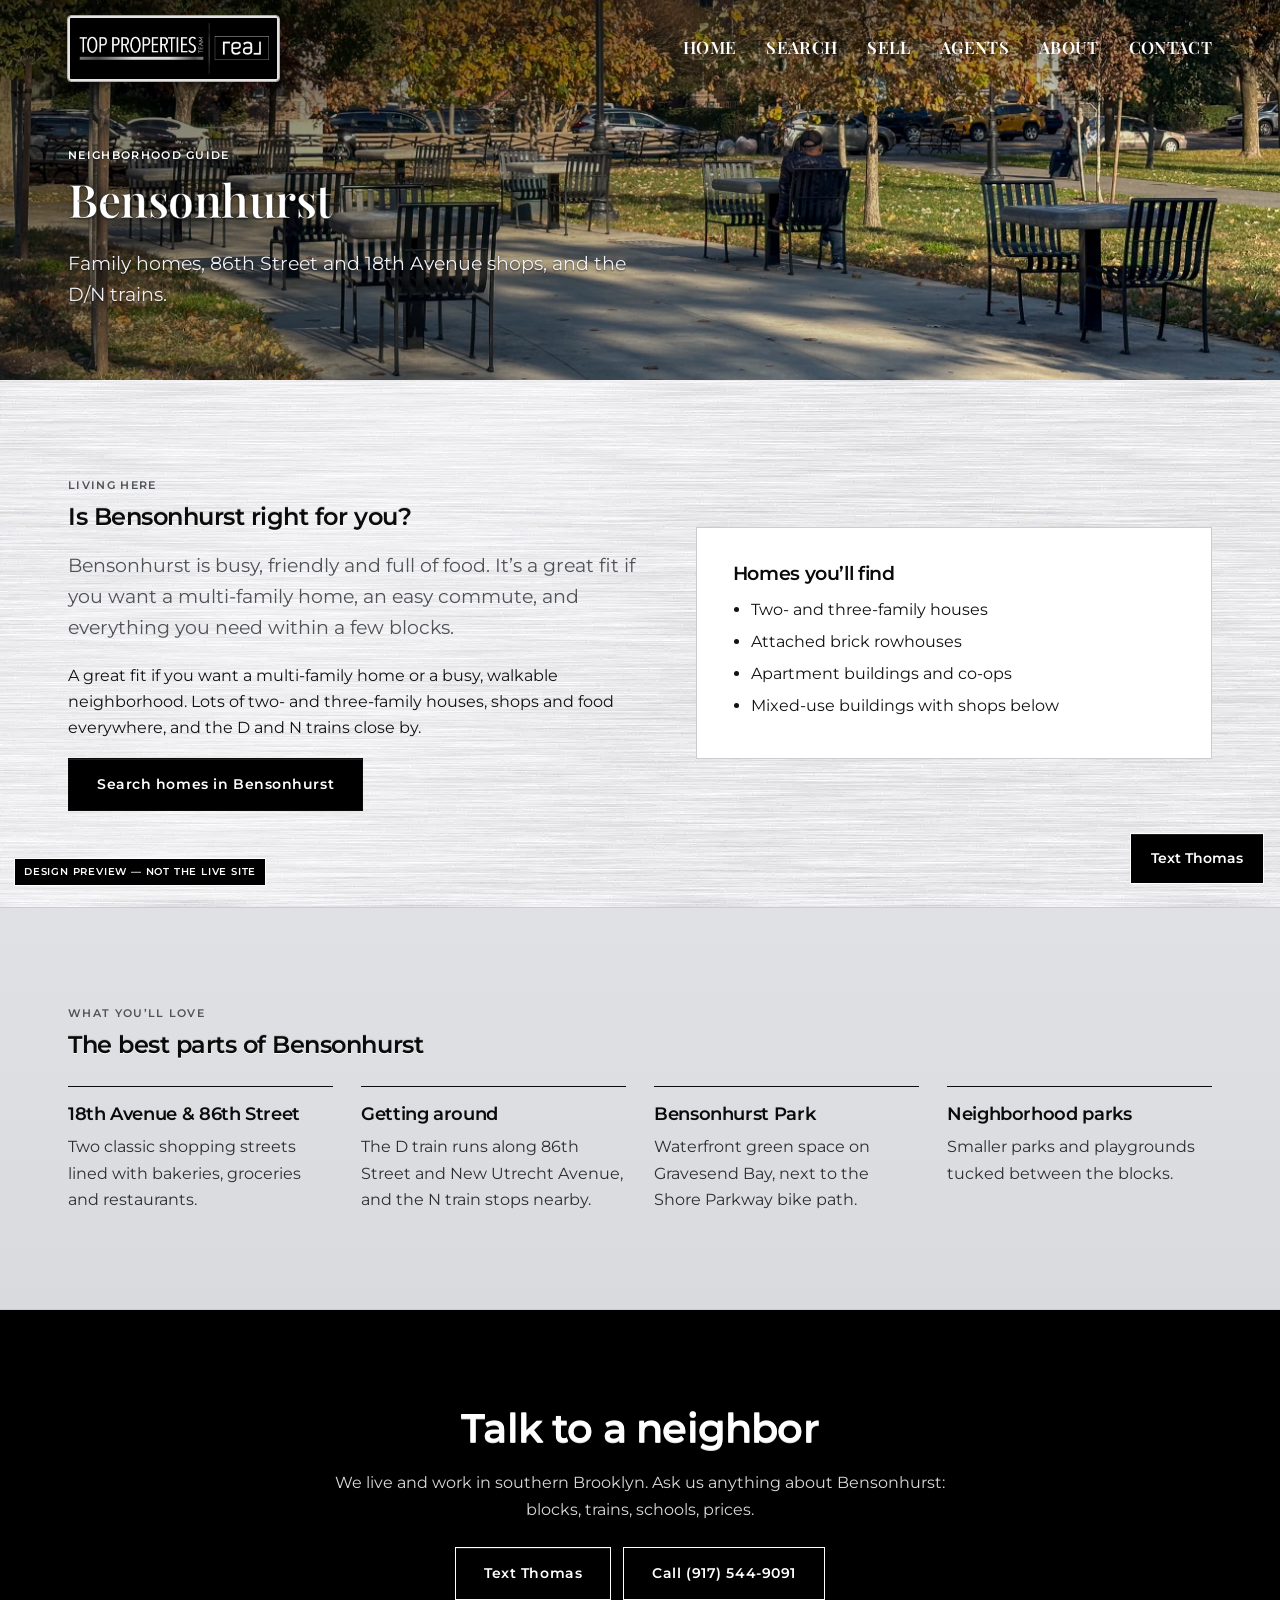
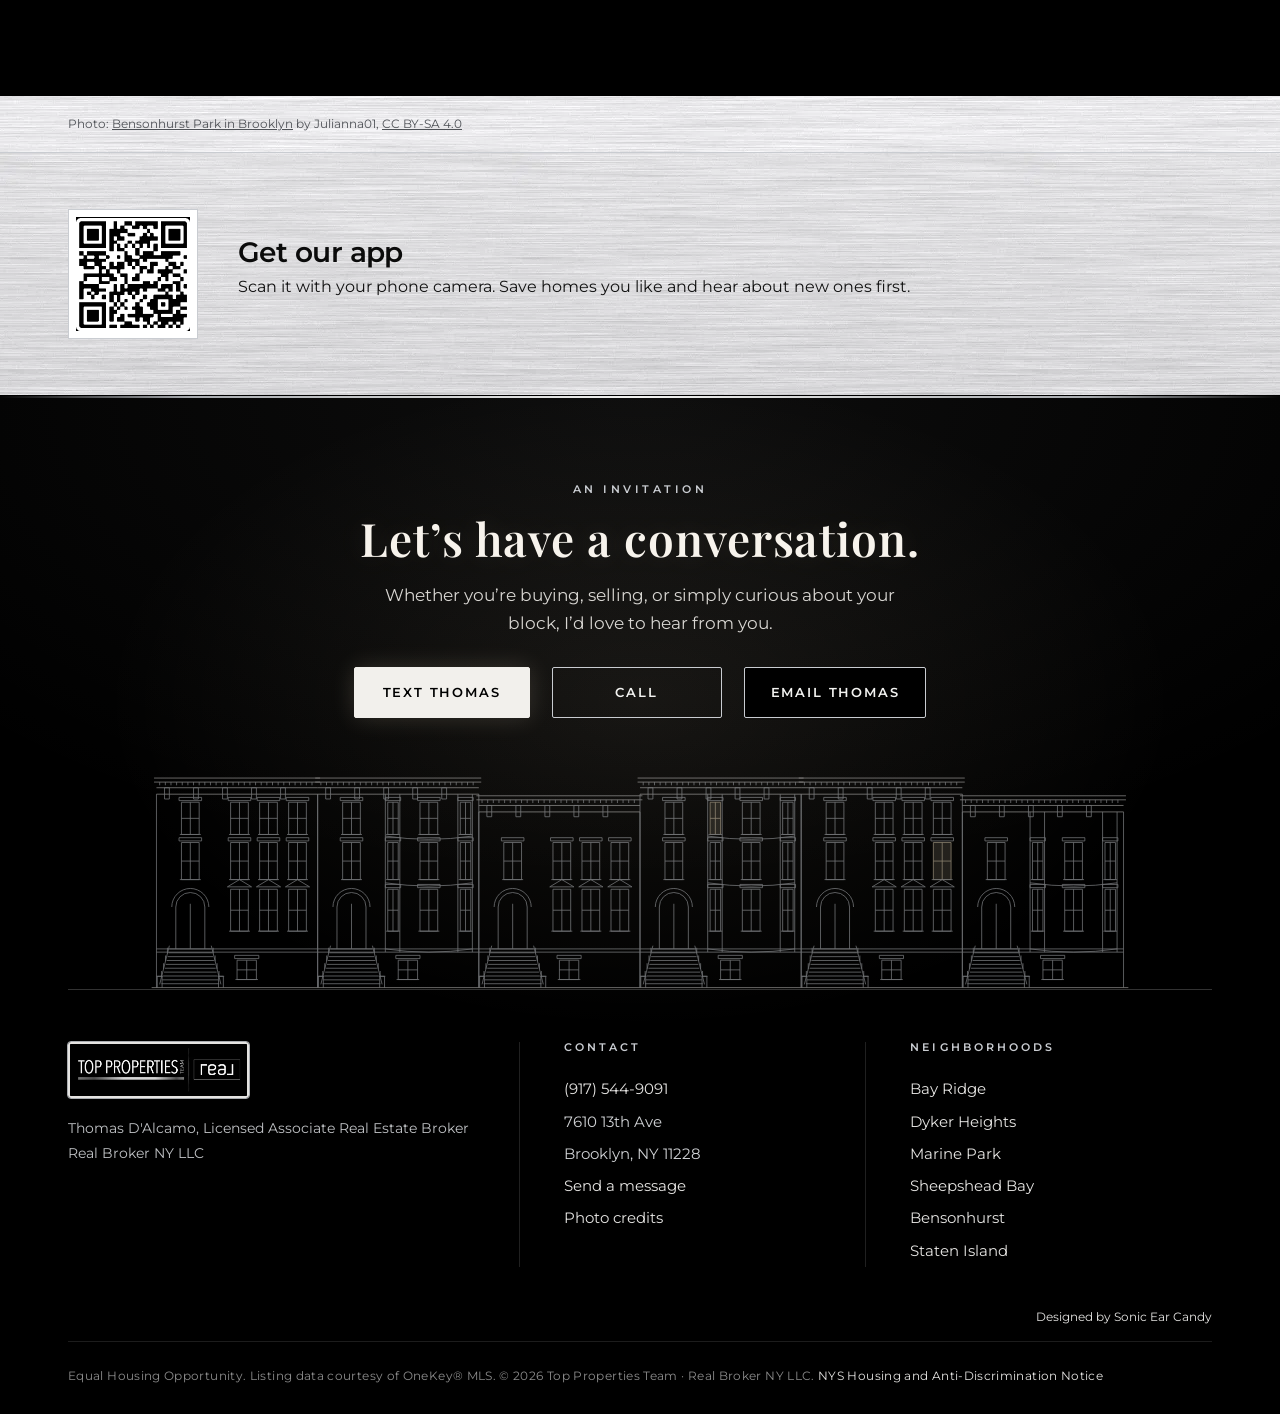
<file: bensonhurst.html>
<!doctype html><html lang="en"><head><meta charset="utf-8"><meta name="viewport" content="width=device-width,initial-scale=1">
<!-- Google tag (gtag.js) -->
<script async src="https://www.googletagmanager.com/gtag/js?id=G-0NTC9R6F60"></script>
<script>
  window.dataLayer = window.dataLayer || [];
  function gtag(){dataLayer.push(arguments);}
  gtag('js', new Date());
  gtag('config', 'G-0NTC9R6F60');
</script>
<meta name="robots" content="noindex,nofollow"><title>Bensonhurst | Top Properties Team — Brooklyn Real Estate</title>
<meta name="description" content="Top Properties Team at Real Broker NY: Brooklyn real estate in Bay Ridge, Dyker Heights, Marine Park, Sheepshead Bay, Bensonhurst and Staten Island. Call or text (917) 544-9091.">
<link rel="icon" href="img/favicon.png"><link rel="preconnect" href="https://fonts.googleapis.com"><link rel="preconnect" href="https://fonts.gstatic.com" crossorigin>
<link href="https://fonts.googleapis.com/css2?family=Montserrat:wght@400;600&family=Playfair+Display:wght@600&display=swap" rel="stylesheet" media="print" onload="this.media='all'">
<link rel="preload" as="image" href="img/bensonhurst.webp?v=hq5" media="(min-width:701px)" fetchpriority="high"><link rel="preload" as="image" href="img/bensonhurst-m.webp?v=hq5" media="(max-width:700px)" fetchpriority="high">
<link rel="stylesheet" href="style.css?v=ct4"></head><body>
<header><div class="wrap nav"><a href="index.html"><img loading="lazy" src="img/logo-hd.webp" width="679" height="200" alt="Top Properties Team · Real"></a>
<button class="burger" aria-label="Menu" onclick="document.querySelector('.menu').classList.toggle('open')">&#9776;</button><ul class="menu"><li><a href="index.html">HOME</a></li><li><a href="https://toppropertiesnyc.com/listing" target="_blank" rel="noopener">SEARCH</a></li><li><a href="sell.html">SELL</a></li><li><a href="team.html">AGENTS</a></li><li><a href="about.html">ABOUT</a></li><li><a href="contact.html">CONTACT</a></li></ul></div></header>
<div class="hero small"><div class="kb" style="--bgm:url(img/bensonhurst-m.webp?v=hq5);background-image:url(img/bensonhurst.webp?v=hq5)"></div><div class="wrap"><div class="eyebrow" style="color:#FFFFFF">Neighborhood guide</div><h1>Bensonhurst</h1><p>Family homes, 86th Street and 18th Avenue shops, and the D/N trains.</p></div></div>
<section><div class="wrap split"><div><div class="eyebrow">Living here</div><h2>Is Bensonhurst right for you?</h2><p class="lead">Bensonhurst is busy, friendly and full of food. It’s a great fit if you want a multi-family home, an easy commute, and everything you need within a few blocks.</p><p>A great fit if you want a multi-family home or a busy, walkable neighborhood. Lots of two- and three-family houses, shops and food everywhere, and the D and N trains close by.</p><a class="btn" href="https://toppropertiesnyc.com/listing" target="_blank" rel="noopener">Search homes in Bensonhurst</a></div><div class="areaside"><h3>Homes you’ll find</h3><ul class="homes"><li>Two- and three-family houses</li><li>Attached brick rowhouses</li><li>Apartment buildings and co-ops</li><li>Mixed-use buildings with shops below</li></ul></div></div></section>
<section class="alt"><div class="wrap"><div class="eyebrow">What you’ll love</div><h2>The best parts of Bensonhurst</h2><div class="hls"><div class="hl"><h3>18th Avenue &amp; 86th Street</h3><p>Two classic shopping streets lined with bakeries, groceries and restaurants.</p></div><div class="hl"><h3>Getting around</h3><p>The D train runs along 86th Street and New Utrecht Avenue, and the N train stops nearby.</p></div><div class="hl"><h3>Bensonhurst Park</h3><p>Waterfront green space on Gravesend Bay, next to the Shore Parkway bike path.</p></div><div class="hl"><h3>Neighborhood parks</h3><p>Smaller parks and playgrounds tucked between the blocks.</p></div></div></div></section>

<section class="talk"><div class="wrap"><h2>Talk to a neighbor</h2><p>We live and work in southern Brooklyn. Ask us anything about Bensonhurst: blocks, trains, schools, prices.</p><a class="btn" href="sms:+19175449091">Text Thomas</a> <a class="btn ghost" href="tel:+19175449091">Call (917) 544-9091</a></div></section>
<div class="wrap"><p class="credit">Photo: <a href="https://commons.wikimedia.org/wiki/File:Bensonhurst_Park_in_Brooklyn.jpg" target="_blank" rel="noopener">Bensonhurst Park in Brooklyn</a> by Julianna01, <a href="https://creativecommons.org/licenses/by-sa/4.0/" target="_blank" rel="noopener">CC BY-SA 4.0</a></p></div>
<section class="app" style="padding:56px 0"><div class="wrap"><img loading="lazy" src="img/qr.png" alt="QR code to download the Top Properties Team app">
<div><h3>Get our app</h3><p style="margin:0 0 10px">Scan it with your phone camera. Save homes you like and hear about new ones first.</p>
</div></div></section>
<footer><div class="wrap"><div class="fcta"><p class="fey">An invitation</p><h2>Let&rsquo;s have a conversation.</h2><p class="fsub">Whether you&rsquo;re buying, selling, or simply curious about your block, I&rsquo;d love to hear from you.</p><div class="fbtns"><a class="btn light fpri" href="sms:+19175449091">Text Thomas</a> <a class="btn light" href="tel:+19175449091">Call</a> <a class="btn light fem" href="mailto:thomasdalcamo@gmail.com" aria-haspopup="dialog" aria-controls="emodal">Email Thomas</a></div></div><div class="farchw"><svg class="farch" viewBox="-8 30 1216 272" preserveAspectRatio="xMidYMax meet" aria-hidden="true" focusable="false"><g fill="none" stroke="#C9CCD1" stroke-width="1" vector-effect="non-scaling-stroke"><path d="M0 300V60M200 300V60"/><path d="M-3 40h206M-3 45h206M0 52h200M0 60h200" stroke="#E5E4E2"/><path d="M4 45v4M11 45v4M18 45v4M25 45v4M32 45v4M39 45v4M46 45v4M53 45v4M60 45v4M67 45v4M74 45v4M81 45v4M88 45v4M95 45v4M102 45v4M109 45v4M116 45v4M123 45v4M130 45v4M137 45v4M144 45v4M151 45v4M158 45v4M165 45v4M172 45v4M179 45v4M186 45v4M193 45v4"/><path d="M10 52h6v14h-6zM46 52h6v14h-6zM82 52h6v14h-6zM118 52h6v14h-6zM154 52h6v14h-6z"/><path d="M0 252h200M0 256h200"/><path d="M24 252V200a18 18 0 0 1 36 0V252M42 252V196"/><path d="M19 200a23 23 0 0 1 46 0"/><path d="M16.0 252.0h52.0"/><path d="M14.9 256.8h54.2"/><path d="M13.8 261.6h56.4"/><path d="M12.7 266.4h58.6"/><path d="M11.6 271.2h60.8"/><path d="M10.5 276.0h63.0"/><path d="M9.399999999999999 280.8h65.2"/><path d="M8.299999999999999 285.6h67.4"/><path d="M7.199999999999999 290.4h69.6"/><path d="M6.1 295.2h71.8"/><path d="M16 248L4 296M68 248L80 296"/><path d="M13.6 257.6v-7M11.2 267.2v-7M8.8 276.8v-7M6.4 286.4v-7M70.4 257.6v-7M72.8 267.2v-7M75.2 276.8v-7M77.6 286.4v-7"/><path d="M1 300v-14h6v14M77 300v-14h6v14M0 286h8M76 286h8"/><path d="M100 266h24v24h-24zM112.0 266v24M100 278.0h24"/><path d="M97 264h30v-4h-30z"/><path d="M98 290h28"/><path d="M92 178h22v52h-22zM103.0 178v52M92 204.0h22"/><path d="M88 175h30l-15.0 -9z"/><path d="M90 230h26"/><path d="M128 178h22v52h-22zM139.0 178v52M128 204.0h22"/><path d="M124 175h30l-15.0 -9z"/><path d="M126 230h26"/><path d="M164 178h22v52h-22zM175.0 178v52M164 204.0h22"/><path d="M160 175h30l-15.0 -9z"/><path d="M162 230h26"/><path d="M92 120h22v46h-22zM103.0 120v46M92 143.0h22"/><path d="M89 118h28v-4h-28z"/><path d="M90 166h26"/><path d="M128 120h22v46h-22zM139.0 120v46M128 143.0h22"/><path d="M125 118h28v-4h-28z"/><path d="M126 166h26"/><path d="M164 120h22v46h-22zM175.0 120v46M164 143.0h22"/><path d="M161 118h28v-4h-28z"/><path d="M162 166h26"/><path d="M31 120h22v46h-22zM42.0 120v46M31 143.0h22"/><path d="M28 118h28v-4h-28z"/><path d="M29 166h26"/><path d="M92 70h22v40h-22zM103.0 70v40M92 90.0h22"/><path d="M89 68h28v-4h-28z"/><path d="M90 110h26"/><path d="M128 70h22v40h-22zM139.0 70v40M128 90.0h22"/><path d="M125 68h28v-4h-28z"/><path d="M126 110h26"/><path d="M164 70h22v40h-22zM175.0 70v40M164 90.0h22"/><path d="M161 68h28v-4h-28z"/><path d="M162 110h26"/><path d="M31 70h22v40h-22zM42.0 70v40M31 90.0h22"/><path d="M28 68h28v-4h-28z"/><path d="M29 110h26"/><path d="M200 300V60M400 300V60"/><path d="M197 40h206M197 45h206M200 52h200M200 60h200" stroke="#E5E4E2"/><path d="M204 45v4M211 45v4M218 45v4M225 45v4M232 45v4M239 45v4M246 45v4M253 45v4M260 45v4M267 45v4M274 45v4M281 45v4M288 45v4M295 45v4M302 45v4M309 45v4M316 45v4M323 45v4M330 45v4M337 45v4M344 45v4M351 45v4M358 45v4M365 45v4M372 45v4M379 45v4M386 45v4M393 45v4"/><path d="M210 52h6v14h-6zM246 52h6v14h-6zM282 52h6v14h-6zM318 52h6v14h-6zM354 52h6v14h-6z"/><path d="M200 252h200M200 256h200"/><path d="M224 252V200a18 18 0 0 1 36 0V252M242 252V196"/><path d="M219 200a23 23 0 0 1 46 0"/><path d="M216.0 252.0h52.0"/><path d="M214.9 256.8h54.2"/><path d="M213.8 261.6h56.4"/><path d="M212.7 266.4h58.6"/><path d="M211.6 271.2h60.8"/><path d="M210.5 276.0h63.0"/><path d="M209.4 280.8h65.2"/><path d="M208.3 285.6h67.4"/><path d="M207.2 290.4h69.6"/><path d="M206.1 295.2h71.8"/><path d="M216 248L204 296M268 248L280 296"/><path d="M213.6 257.6v-7M211.2 267.2v-7M208.8 276.8v-7M206.4 286.4v-7M270.4 257.6v-7M272.8 267.2v-7M275.2 276.8v-7M277.6 286.4v-7"/><path d="M201 300v-14h6v14M277 300v-14h6v14M200 286h8M276 286h8"/><path d="M300 266h24v24h-24zM312.0 266v24M300 278.0h24"/><path d="M297 264h30v-4h-30z"/><path d="M298 290h28"/><path d="M284 256V60M392 256V60M302 256V60M374 256V60"/><path d="M284 252Q338 260 392 252"/><path d="M284 170Q338 178 392 170"/><path d="M284 112Q338 120 392 112"/><path d="M287 178h13v52h-13zM293.5 178v52M287 204.0h13"/><path d="M284 176h19v-4h-19z"/><path d="M285 230h17"/><path d="M327 178h22v52h-22zM338.0 178v52M327 204.0h22"/><path d="M324 176h28v-4h-28z"/><path d="M325 230h26"/><path d="M377 178h13v52h-13zM383.5 178v52M377 204.0h13"/><path d="M374 176h19v-4h-19z"/><path d="M375 230h17"/><path d="M287 120h13v46h-13zM293.5 120v46M287 143.0h13"/><path d="M284 118h19v-4h-19z"/><path d="M285 166h17"/><path d="M327 120h22v46h-22zM338.0 120v46M327 143.0h22"/><path d="M324 118h28v-4h-28z"/><path d="M325 166h26"/><path d="M377 120h13v46h-13zM383.5 120v46M377 143.0h13"/><path d="M374 118h19v-4h-19z"/><path d="M375 166h17"/><path d="M231 120h22v46h-22zM242.0 120v46M231 143.0h22"/><path d="M228 118h28v-4h-28z"/><path d="M229 166h26"/><path d="M287 70h13v40h-13zM293.5 70v40M287 90.0h13"/><path d="M284 68h19v-4h-19z"/><path d="M285 110h17"/><path d="M327 70h22v40h-22zM338.0 70v40M327 90.0h22"/><path d="M324 68h28v-4h-28z"/><path d="M325 110h26"/><path d="M377 70h13v40h-13zM383.5 70v40M377 90.0h13"/><path d="M374 68h19v-4h-19z"/><path d="M375 110h17"/><path d="M231 70h22v40h-22zM242.0 70v40M231 90.0h22"/><path d="M228 68h28v-4h-28z"/><path d="M229 110h26"/><path d="M400 300V82M600 300V82"/><path d="M397 62h206M397 67h206M400 74h200M400 82h200" stroke="#E5E4E2"/><path d="M404 67v4M411 67v4M418 67v4M425 67v4M432 67v4M439 67v4M446 67v4M453 67v4M460 67v4M467 67v4M474 67v4M481 67v4M488 67v4M495 67v4M502 67v4M509 67v4M516 67v4M523 67v4M530 67v4M537 67v4M544 67v4M551 67v4M558 67v4M565 67v4M572 67v4M579 67v4M586 67v4M593 67v4"/><path d="M410 74h6v14h-6zM446 74h6v14h-6zM482 74h6v14h-6zM518 74h6v14h-6zM554 74h6v14h-6z"/><path d="M400 252h200M400 256h200"/><path d="M424 252V200a18 18 0 0 1 36 0V252M442 252V196"/><path d="M419 200a23 23 0 0 1 46 0"/><path d="M416.0 252.0h52.0"/><path d="M414.9 256.8h54.2"/><path d="M413.8 261.6h56.4"/><path d="M412.7 266.4h58.6"/><path d="M411.6 271.2h60.8"/><path d="M410.5 276.0h63.0"/><path d="M409.4 280.8h65.2"/><path d="M408.3 285.6h67.4"/><path d="M407.2 290.4h69.6"/><path d="M406.1 295.2h71.8"/><path d="M416 248L404 296M468 248L480 296"/><path d="M413.6 257.6v-7M411.2 267.2v-7M408.8 276.8v-7M406.4 286.4v-7M470.4 257.6v-7M472.8 267.2v-7M475.2 276.8v-7M477.6 286.4v-7"/><path d="M401 300v-14h6v14M477 300v-14h6v14M400 286h8M476 286h8"/><path d="M500 266h24v24h-24zM512.0 266v24M500 278.0h24"/><path d="M497 264h30v-4h-30z"/><path d="M498 290h28"/><path d="M492 178h22v52h-22zM503.0 178v52M492 204.0h22"/><path d="M488 175h30l-15.0 -9z"/><path d="M490 230h26"/><path d="M528 178h22v52h-22zM539.0 178v52M528 204.0h22"/><path d="M524 175h30l-15.0 -9z"/><path d="M526 230h26"/><path d="M564 178h22v52h-22zM575.0 178v52M564 204.0h22"/><path d="M560 175h30l-15.0 -9z"/><path d="M562 230h26"/><path d="M492 120h22v46h-22zM503.0 120v46M492 143.0h22"/><path d="M489 118h28v-4h-28z"/><path d="M490 166h26"/><path d="M528 120h22v46h-22zM539.0 120v46M528 143.0h22"/><path d="M525 118h28v-4h-28z"/><path d="M526 166h26"/><path d="M564 120h22v46h-22zM575.0 120v46M564 143.0h22"/><path d="M561 118h28v-4h-28z"/><path d="M562 166h26"/><path d="M431 120h22v46h-22zM442.0 120v46M431 143.0h22"/><path d="M428 118h28v-4h-28z"/><path d="M429 166h26"/><path d="M600 300V60M800 300V60"/><path d="M597 40h206M597 45h206M600 52h200M600 60h200" stroke="#E5E4E2"/><path d="M604 45v4M611 45v4M618 45v4M625 45v4M632 45v4M639 45v4M646 45v4M653 45v4M660 45v4M667 45v4M674 45v4M681 45v4M688 45v4M695 45v4M702 45v4M709 45v4M716 45v4M723 45v4M730 45v4M737 45v4M744 45v4M751 45v4M758 45v4M765 45v4M772 45v4M779 45v4M786 45v4M793 45v4"/><path d="M610 52h6v14h-6zM646 52h6v14h-6zM682 52h6v14h-6zM718 52h6v14h-6zM754 52h6v14h-6z"/><path d="M600 252h200M600 256h200"/><path d="M624 252V200a18 18 0 0 1 36 0V252M642 252V196"/><path d="M619 200a23 23 0 0 1 46 0"/><path d="M616.0 252.0h52.0"/><path d="M614.9 256.8h54.2"/><path d="M613.8 261.6h56.4"/><path d="M612.7 266.4h58.6"/><path d="M611.6 271.2h60.8"/><path d="M610.5 276.0h63.0"/><path d="M609.4 280.8h65.2"/><path d="M608.3 285.6h67.4"/><path d="M607.2 290.4h69.6"/><path d="M606.1 295.2h71.8"/><path d="M616 248L604 296M668 248L680 296"/><path d="M613.6 257.6v-7M611.2 267.2v-7M608.8 276.8v-7M606.4 286.4v-7M670.4 257.6v-7M672.8 267.2v-7M675.2 276.8v-7M677.6 286.4v-7"/><path d="M601 300v-14h6v14M677 300v-14h6v14M600 286h8M676 286h8"/><path d="M700 266h24v24h-24zM712.0 266v24M700 278.0h24"/><path d="M697 264h30v-4h-30z"/><path d="M698 290h28"/><path d="M684 256V60M792 256V60M702 256V60M774 256V60"/><path d="M684 252Q738 260 792 252"/><path d="M684 170Q738 178 792 170"/><path d="M684 112Q738 120 792 112"/><path d="M687 178h13v52h-13zM693.5 178v52M687 204.0h13"/><path d="M684 176h19v-4h-19z"/><path d="M685 230h17"/><path d="M727 178h22v52h-22zM738.0 178v52M727 204.0h22"/><path d="M724 176h28v-4h-28z"/><path d="M725 230h26"/><path d="M777 178h13v52h-13zM783.5 178v52M777 204.0h13"/><path d="M774 176h19v-4h-19z"/><path d="M775 230h17"/><path d="M687 120h13v46h-13zM693.5 120v46M687 143.0h13"/><path d="M684 118h19v-4h-19z"/><path d="M685 166h17"/><path d="M727 120h22v46h-22zM738.0 120v46M727 143.0h22"/><path d="M724 118h28v-4h-28z"/><path d="M725 166h26"/><path d="M777 120h13v46h-13zM783.5 120v46M777 143.0h13"/><path d="M774 118h19v-4h-19z"/><path d="M775 166h17"/><path d="M631 120h22v46h-22zM642.0 120v46M631 143.0h22"/><path d="M628 118h28v-4h-28z"/><path d="M629 166h26"/><path d="M687 70h13v40h-13zM693.5 70v40M687 90.0h13" fill="#F6E7C8" fill-opacity=".24" stroke="#F3E3C3"/><path d="M684 68h19v-4h-19z"/><path d="M685 110h17"/><path d="M727 70h22v40h-22zM738.0 70v40M727 90.0h22"/><path d="M724 68h28v-4h-28z"/><path d="M725 110h26"/><path d="M777 70h13v40h-13zM783.5 70v40M777 90.0h13"/><path d="M774 68h19v-4h-19z"/><path d="M775 110h17"/><path d="M631 70h22v40h-22zM642.0 70v40M631 90.0h22"/><path d="M628 68h28v-4h-28z"/><path d="M629 110h26"/><path d="M800 300V60M1000 300V60"/><path d="M797 40h206M797 45h206M800 52h200M800 60h200" stroke="#E5E4E2"/><path d="M804 45v4M811 45v4M818 45v4M825 45v4M832 45v4M839 45v4M846 45v4M853 45v4M860 45v4M867 45v4M874 45v4M881 45v4M888 45v4M895 45v4M902 45v4M909 45v4M916 45v4M923 45v4M930 45v4M937 45v4M944 45v4M951 45v4M958 45v4M965 45v4M972 45v4M979 45v4M986 45v4M993 45v4"/><path d="M810 52h6v14h-6zM846 52h6v14h-6zM882 52h6v14h-6zM918 52h6v14h-6zM954 52h6v14h-6z"/><path d="M800 252h200M800 256h200"/><path d="M824 252V200a18 18 0 0 1 36 0V252M842 252V196"/><path d="M819 200a23 23 0 0 1 46 0"/><path d="M816.0 252.0h52.0"/><path d="M814.9 256.8h54.2"/><path d="M813.8 261.6h56.4"/><path d="M812.7 266.4h58.6"/><path d="M811.6 271.2h60.8"/><path d="M810.5 276.0h63.0"/><path d="M809.4 280.8h65.2"/><path d="M808.3 285.6h67.4"/><path d="M807.2 290.4h69.6"/><path d="M806.1 295.2h71.8"/><path d="M816 248L804 296M868 248L880 296"/><path d="M813.6 257.6v-7M811.2 267.2v-7M808.8 276.8v-7M806.4 286.4v-7M870.4 257.6v-7M872.8 267.2v-7M875.2 276.8v-7M877.6 286.4v-7"/><path d="M801 300v-14h6v14M877 300v-14h6v14M800 286h8M876 286h8"/><path d="M900 266h24v24h-24zM912.0 266v24M900 278.0h24"/><path d="M897 264h30v-4h-30z"/><path d="M898 290h28"/><path d="M892 178h22v52h-22zM903.0 178v52M892 204.0h22"/><path d="M888 175h30l-15.0 -9z"/><path d="M890 230h26"/><path d="M928 178h22v52h-22zM939.0 178v52M928 204.0h22"/><path d="M924 175h30l-15.0 -9z"/><path d="M926 230h26"/><path d="M964 178h22v52h-22zM975.0 178v52M964 204.0h22"/><path d="M960 175h30l-15.0 -9z"/><path d="M962 230h26"/><path d="M892 120h22v46h-22zM903.0 120v46M892 143.0h22"/><path d="M889 118h28v-4h-28z"/><path d="M890 166h26"/><path d="M928 120h22v46h-22zM939.0 120v46M928 143.0h22"/><path d="M925 118h28v-4h-28z"/><path d="M926 166h26"/><path d="M964 120h22v46h-22zM975.0 120v46M964 143.0h22" fill="#F6E7C8" fill-opacity=".24" stroke="#F3E3C3"/><path d="M961 118h28v-4h-28z"/><path d="M962 166h26"/><path d="M831 120h22v46h-22zM842.0 120v46M831 143.0h22"/><path d="M828 118h28v-4h-28z"/><path d="M829 166h26"/><path d="M892 70h22v40h-22zM903.0 70v40M892 90.0h22"/><path d="M889 68h28v-4h-28z"/><path d="M890 110h26"/><path d="M928 70h22v40h-22zM939.0 70v40M928 90.0h22"/><path d="M925 68h28v-4h-28z"/><path d="M926 110h26"/><path d="M964 70h22v40h-22zM975.0 70v40M964 90.0h22"/><path d="M961 68h28v-4h-28z"/><path d="M962 110h26"/><path d="M831 70h22v40h-22zM842.0 70v40M831 90.0h22"/><path d="M828 68h28v-4h-28z"/><path d="M829 110h26"/><path d="M1000 300V82M1200 300V82"/><path d="M997 62h206M997 67h206M1000 74h200M1000 82h200" stroke="#E5E4E2"/><path d="M1004 67v4M1011 67v4M1018 67v4M1025 67v4M1032 67v4M1039 67v4M1046 67v4M1053 67v4M1060 67v4M1067 67v4M1074 67v4M1081 67v4M1088 67v4M1095 67v4M1102 67v4M1109 67v4M1116 67v4M1123 67v4M1130 67v4M1137 67v4M1144 67v4M1151 67v4M1158 67v4M1165 67v4M1172 67v4M1179 67v4M1186 67v4M1193 67v4"/><path d="M1010 74h6v14h-6zM1046 74h6v14h-6zM1082 74h6v14h-6zM1118 74h6v14h-6zM1154 74h6v14h-6z"/><path d="M1000 252h200M1000 256h200"/><path d="M1024 252V200a18 18 0 0 1 36 0V252M1042 252V196"/><path d="M1019 200a23 23 0 0 1 46 0"/><path d="M1016.0 252.0h52.0"/><path d="M1014.9 256.8h54.2"/><path d="M1013.8 261.6h56.4"/><path d="M1012.7 266.4h58.6"/><path d="M1011.6 271.2h60.8"/><path d="M1010.5 276.0h63.0"/><path d="M1009.4 280.8h65.2"/><path d="M1008.3 285.6h67.4"/><path d="M1007.2 290.4h69.6"/><path d="M1006.1 295.2h71.8"/><path d="M1016 248L1004 296M1068 248L1080 296"/><path d="M1013.6 257.6v-7M1011.2 267.2v-7M1008.8 276.8v-7M1006.4 286.4v-7M1070.4 257.6v-7M1072.8 267.2v-7M1075.2 276.8v-7M1077.6 286.4v-7"/><path d="M1001 300v-14h6v14M1077 300v-14h6v14M1000 286h8M1076 286h8"/><path d="M1100 266h24v24h-24zM1112.0 266v24M1100 278.0h24"/><path d="M1097 264h30v-4h-30z"/><path d="M1098 290h28"/><path d="M1084 256V82M1192 256V82M1102 256V82M1174 256V82"/><path d="M1084 252Q1138 260 1192 252"/><path d="M1084 170Q1138 178 1192 170"/><path d="M1087 178h13v52h-13zM1093.5 178v52M1087 204.0h13"/><path d="M1084 176h19v-4h-19z"/><path d="M1085 230h17"/><path d="M1127 178h22v52h-22zM1138.0 178v52M1127 204.0h22"/><path d="M1124 176h28v-4h-28z"/><path d="M1125 230h26"/><path d="M1177 178h13v52h-13zM1183.5 178v52M1177 204.0h13"/><path d="M1174 176h19v-4h-19z"/><path d="M1175 230h17"/><path d="M1087 120h13v46h-13zM1093.5 120v46M1087 143.0h13"/><path d="M1084 118h19v-4h-19z"/><path d="M1085 166h17"/><path d="M1127 120h22v46h-22zM1138.0 120v46M1127 143.0h22"/><path d="M1124 118h28v-4h-28z"/><path d="M1125 166h26"/><path d="M1177 120h13v46h-13zM1183.5 120v46M1177 143.0h13"/><path d="M1174 118h19v-4h-19z"/><path d="M1175 166h17"/><path d="M1031 120h22v46h-22zM1042.0 120v46M1031 143.0h22"/><path d="M1028 118h28v-4h-28z"/><path d="M1029 166h26"/><path d="M-6 300H1206" stroke="#E5E4E2"/></g></svg></div><div class="cols"><div><img loading="lazy" src="img/logo-hd.webp" width="679" height="200" alt="Top Properties Team" style="height:56px;margin-bottom:18px">
<p>Thomas D'Alcamo, Licensed Associate Real Estate Broker<br>Real Broker NY LLC</p></div>
<div><h2 class="fh">Contact</h2><ul><li><a href="tel:+19175449091">(917) 544-9091</a></li><li>7610 13th Ave<br>Brooklyn, NY 11228</li><li><a href="contact.html">Send a message</a></li><li><a href="credits.html">Photo credits</a></li></ul></div>
<div><h2 class="fh">Neighborhoods</h2><ul><li><a href="bay-ridge.html">Bay Ridge</a></li><li><a href="dyker-heights.html">Dyker Heights</a></li><li><a href="marine-park.html">Marine Park</a></li><li><a href="sheepshead-bay.html">Sheepshead Bay</a></li><li><a href="bensonhurst.html">Bensonhurst</a></li><li><a href="staten-island.html">Staten Island</a></li></ul></div></div>
<div class="dby"><a href="https://sonicearcandy.com/web-design/" target="_blank" rel="noopener">Designed by Sonic Ear Candy</a></div><div class="legal">Equal Housing Opportunity. Listing data courtesy of OneKey® MLS. © 2026 Top Properties Team · Real Broker NY LLC. <a href="https://dos.ny.gov/system/files/documents/2025/03/nys-housing-and-anti-discrimination-notice_02.2025.pdf" target="_blank" rel="noopener">NYS Housing and Anti-Discrimination Notice</a></div></div></footer><div id="emodal" class="emodal" hidden><div class="emcard" role="dialog" aria-modal="true" aria-labelledby="emh"><button type="button" class="emx" aria-label="Close">&times;</button><p class="fey">Email</p><h2 id="emh">Send Thomas a note</h2><form novalidate><label>Your name <span>(optional)</span><input name="name" autocomplete="name"></label><label>Message<textarea name="message" rows="5" required placeholder="Hi Thomas, I&rsquo;m interested in&hellip;"></textarea></label><button type="submit" class="btn light fpri emsend">Send</button></form><p class="emalt">Or email <a href="mailto:thomasdalcamo@gmail.com">thomasdalcamo@gmail.com</a> directly</p></div></div><script src="modal.js?v=em6" defer></script>
<div class="preview">DESIGN PREVIEW — NOT THE LIVE SITE</div><div class="fab"><a class="call" href="tel:+19175449091">Call</a><a href="sms:+19175449091">Text Thomas</a></div>
<script>document.querySelectorAll('.car').forEach(c=>{const t=c.querySelector('.track');c.querySelectorAll('[data-d]').forEach(b=>b.onclick=()=>t.scrollBy({left:b.dataset.d*t.clientWidth*.9,behavior:'smooth'}))});
document.querySelectorAll('form.vform').forEach(f=>f.onsubmit=e=>{e.preventDefault();f.querySelector('.toast').style.display='block'});
document.querySelectorAll('form.srch').forEach(f=>f.onsubmit=e=>{e.preventDefault();window.open('https://toppropertiesnyc.com/listing','_blank','noopener')});
const H=document.querySelector('header'),f=()=>H.classList.toggle('sc',scrollY>40);addEventListener('scroll',f,{passive:true});f();
if(!matchMedia('(prefers-reduced-motion: reduce)').matches&&'IntersectionObserver' in window){const io=new IntersectionObserver(es=>es.forEach(e=>{if(e.isIntersecting){e.target.classList.add('in');io.unobserve(e.target)}}),{threshold:.12});document.querySelectorAll('section,.trust').forEach(el=>{el.classList.add('rv');io.observe(el)})}
document.querySelectorAll('.wiz').forEach(w=>{const st=[...w.querySelectorAll('.st')],sn=w.querySelector('.sn');let i=0;const go=()=>{st.forEach((s,k)=>s.classList.toggle('on',k==++i-1+0&&false||k==i));sn.textContent=Math.min(i+1,3);if(i==3)w.querySelector('.eyebrow').textContent='Done'};
w.querySelectorAll('.nx').forEach(b=>b.onclick=()=>{i++;st.forEach((s,k)=>s.classList.toggle('on',k==i));sn.textContent=Math.min(i+1,3)});w.querySelectorAll('.chips button').forEach(b=>b.onclick=()=>{i=3;st.forEach((s,k)=>s.classList.toggle('on',k==3));w.querySelector('.eyebrow').textContent='Done'})});

if(!matchMedia('(prefers-reduced-motion: reduce)').matches&&'IntersectionObserver' in window){const co=new IntersectionObserver(es=>es.forEach(e=>{if(!e.isIntersecting)return;co.unobserve(e.target);const el=e.target,n=+el.dataset.n,d=+(el.dataset.d||0),t0=performance.now(),suf=el.textContent.replace(/[0-9.,]/g,'');const step=t=>{const p=Math.min((t-t0)/1400,1),v=n*(1-Math.pow(1-p,3));el.textContent=(d?v.toFixed(d):Math.round(v).toLocaleString('en-US'))+suf;if(p<1)requestAnimationFrame(step)};requestAnimationFrame(step)}),{threshold:.6});document.querySelectorAll('[data-n]').forEach(el=>co.observe(el))}
</script>
</body></html>
</file>
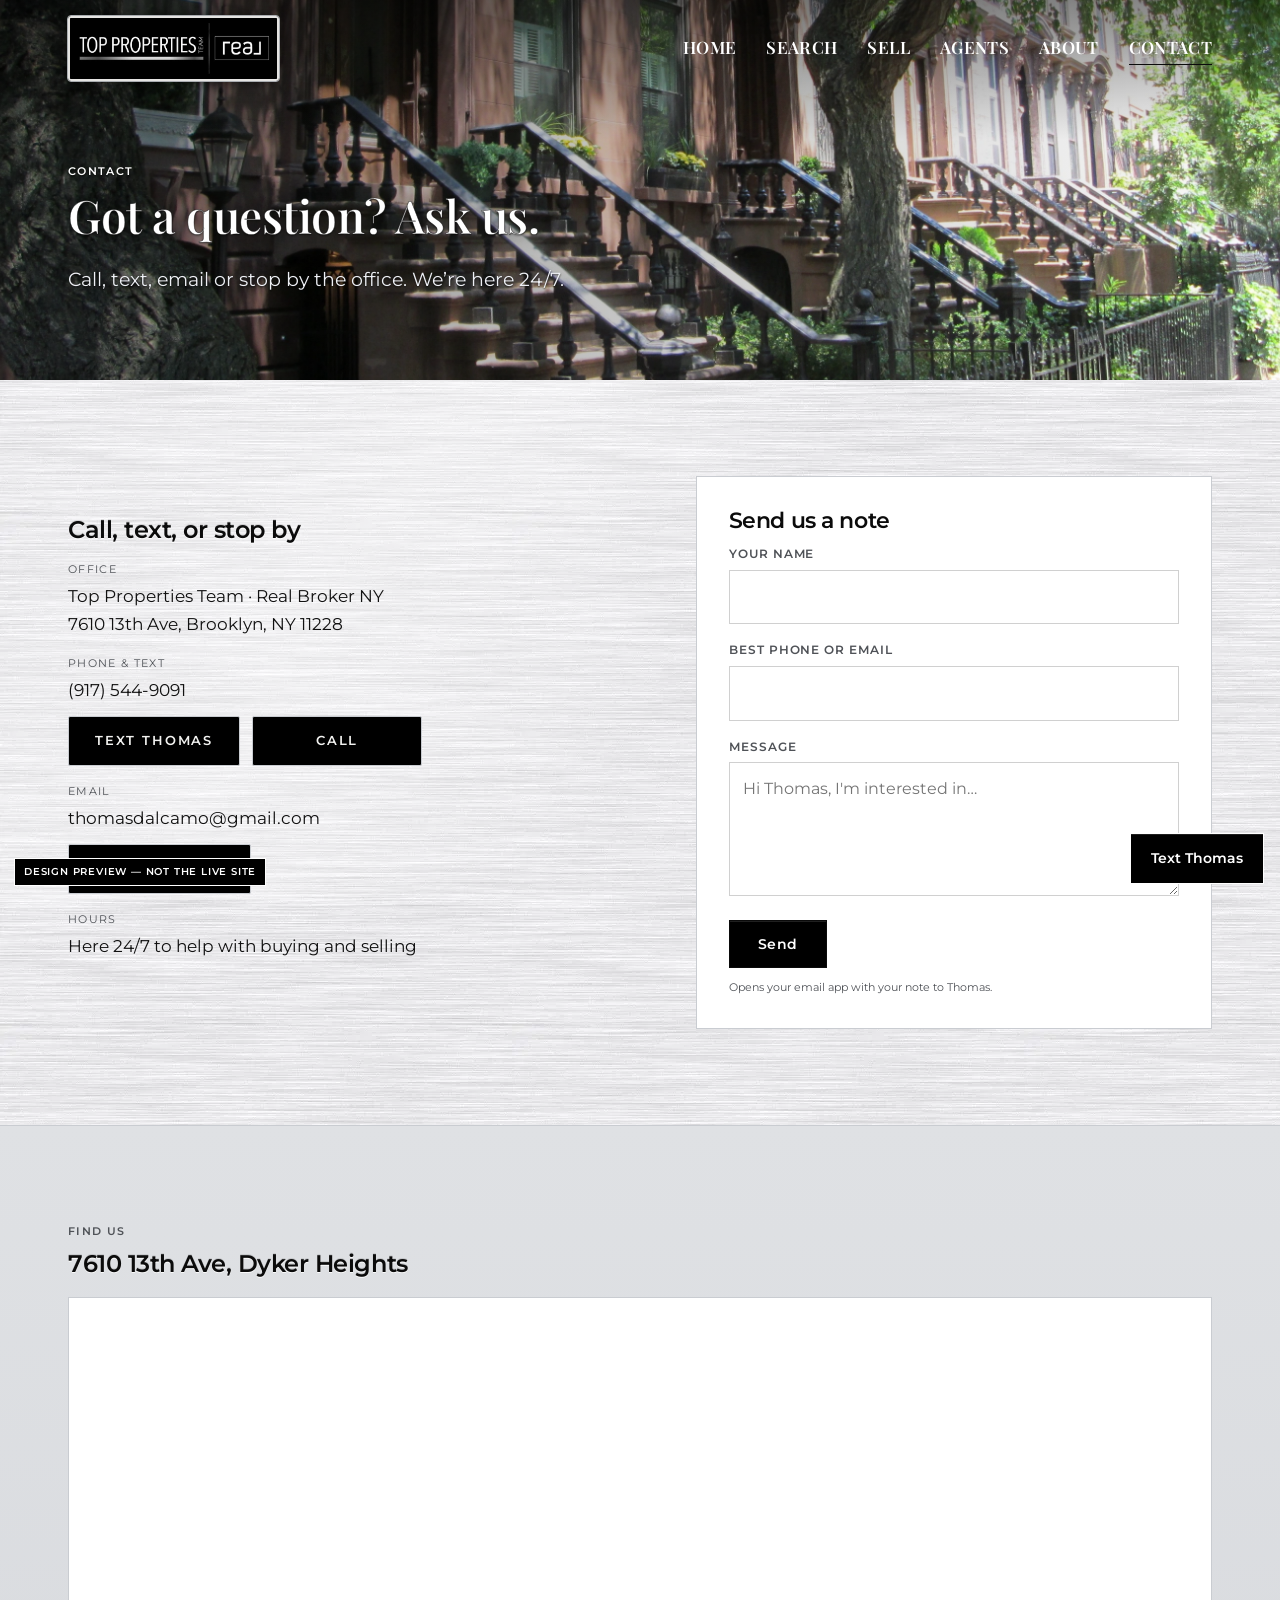
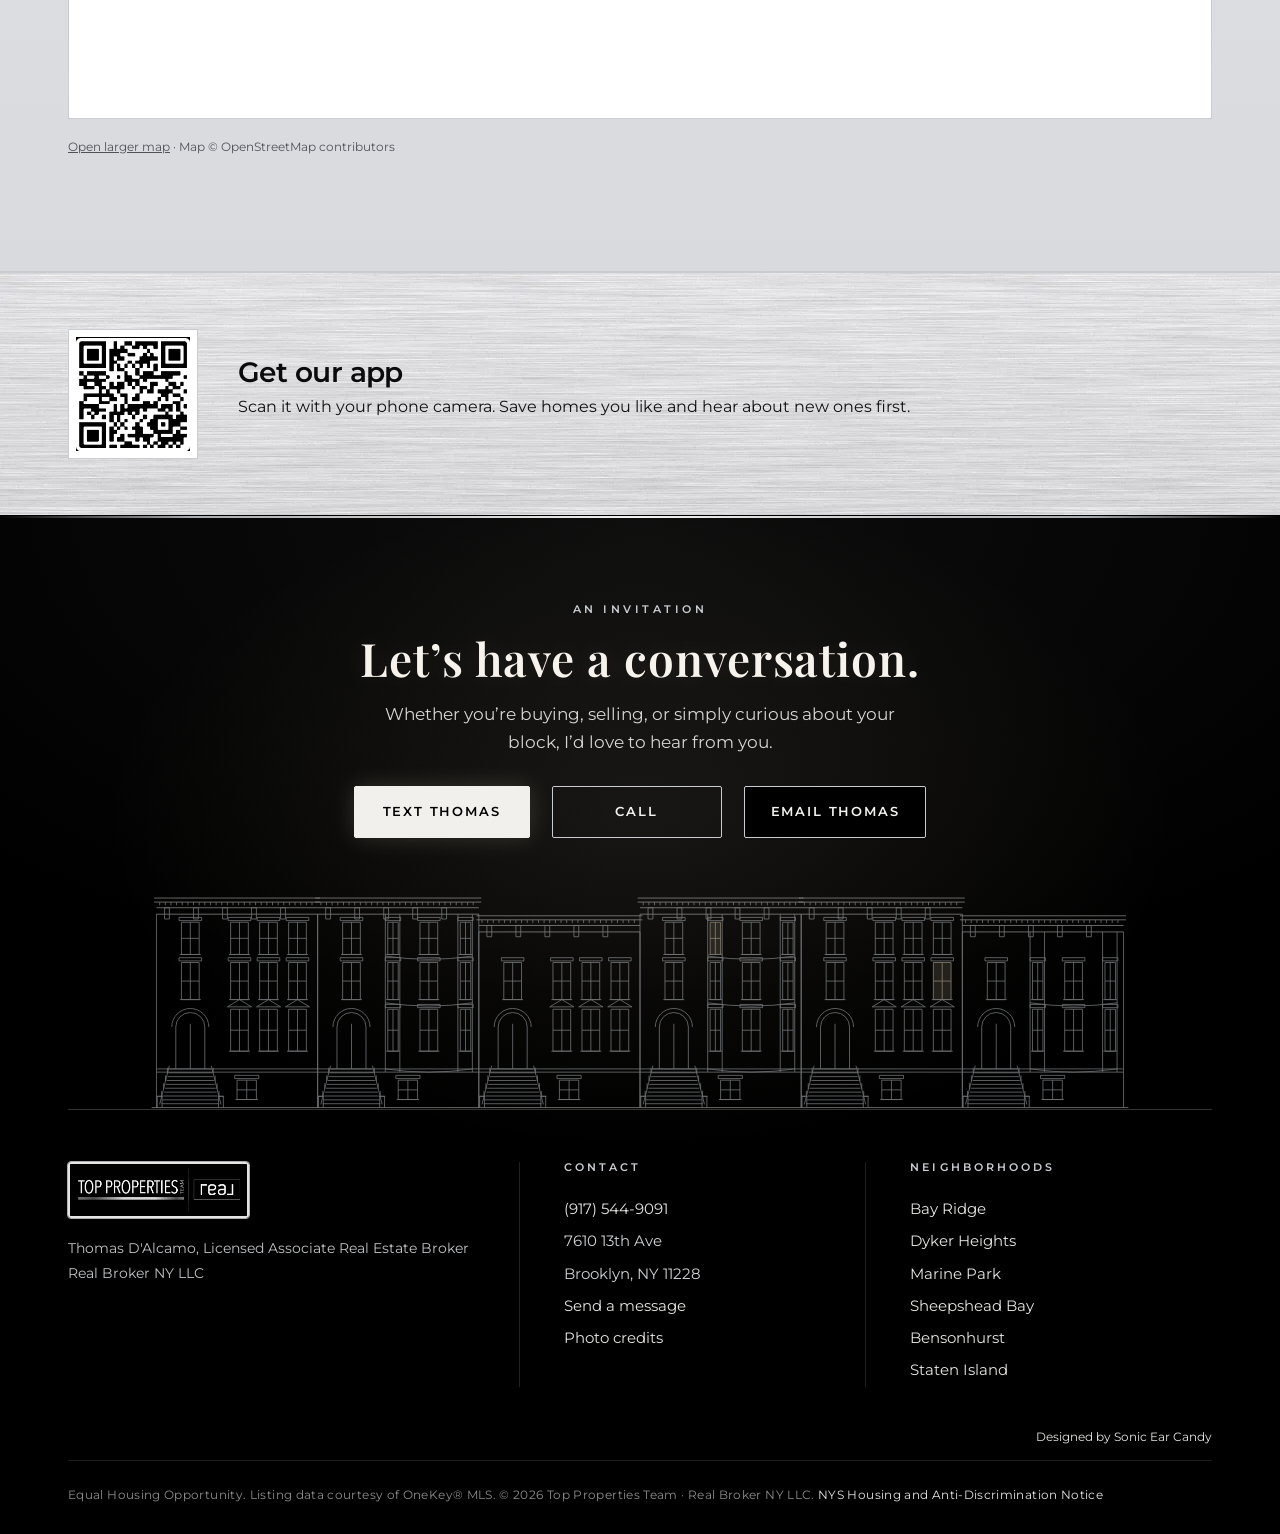
<file: contact.html>
<!doctype html><html lang="en"><head><meta charset="utf-8"><meta name="viewport" content="width=device-width,initial-scale=1">
<!-- Google tag (gtag.js) -->
<script async src="https://www.googletagmanager.com/gtag/js?id=G-0NTC9R6F60"></script>
<script>
  window.dataLayer = window.dataLayer || [];
  function gtag(){dataLayer.push(arguments);}
  gtag('js', new Date());
  gtag('config', 'G-0NTC9R6F60');
</script>
<meta name="robots" content="noindex,nofollow"><title>Contact | Top Properties Team — Brooklyn Real Estate</title>
<meta name="description" content="Top Properties Team at Real Broker NY: Brooklyn real estate in Bay Ridge, Dyker Heights, Marine Park, Sheepshead Bay, Bensonhurst and Staten Island. Call or text (917) 544-9091.">
<link rel="icon" href="img/favicon.png"><link rel="preconnect" href="https://fonts.googleapis.com"><link rel="preconnect" href="https://fonts.gstatic.com" crossorigin>
<link href="https://fonts.googleapis.com/css2?family=Montserrat:wght@400;600&family=Playfair+Display:wght@600&display=swap" rel="stylesheet" media="print" onload="this.media='all'">
<link rel="preload" as="image" href="img/hero-contact.webp?v=hq5" media="(min-width:701px)" fetchpriority="high"><link rel="preload" as="image" href="img/hero-contact-m.webp?v=hq5" media="(max-width:700px)" fetchpriority="high">
<link rel="stylesheet" href="style.css?v=ct4"></head><body>
<header><div class="wrap nav"><a href="index.html"><img loading="lazy" src="img/logo-hd.webp" width="679" height="200" alt="Top Properties Team · Real"></a>
<button class="burger" aria-label="Menu" onclick="document.querySelector('.menu').classList.toggle('open')">&#9776;</button><ul class="menu"><li><a href="index.html">HOME</a></li><li><a href="https://toppropertiesnyc.com/listing" target="_blank" rel="noopener">SEARCH</a></li><li><a href="sell.html">SELL</a></li><li><a href="team.html">AGENTS</a></li><li><a href="about.html">ABOUT</a></li><li><a href="contact.html" class="on">CONTACT</a></li></ul></div></header>
<div class="hero small"><div class="kb" style="--bgm:url(img/hero-contact-m.webp?v=hq5);background-image:url(img/hero-contact.webp?v=hq5);background-position:50% 58%"></div><div class="wrap"><div class="eyebrow" style="color:#FFFFFF">Contact</div><h1>Got a question? Ask us.</h1><p>Call, text, email or stop by the office. We’re here 24/7.</p></div></div>
<section><div class="wrap split"><div><h2>Call, text, or stop by</h2>
<dl class="cinfo"><dt>Office</dt><dd>Top Properties Team · Real Broker NY<br>7610 13th Ave, Brooklyn, NY 11228</dd><dt>Phone &amp; text</dt><dd><span class="cval">(917) 544-9091</span><br><a class="btn light fpri" href="sms:+19175449091">Text Thomas</a> <a class="btn light" href="tel:+19175449091">Call</a></dd><dt>Email</dt><dd><span class="cval">thomasdalcamo@gmail.com</span><br><a class="btn light fem" href="mailto:thomasdalcamo@gmail.com" aria-haspopup="dialog" aria-controls="emodal">Email Thomas</a></dd><dt>Hours</dt><dd>Here 24/7 to help with buying and selling</dd></dl>
</div><form class="vform" id="noteform" action="mailto:thomasdalcamo@gmail.com" novalidate><h3>Send us a note</h3><label for="nf-n">Your name</label><input id="nf-n" name="n" autocomplete="name"><label for="nf-c">Best phone or email</label><input id="nf-c" name="c" autocomplete="email"><label for="nf-m">Message</label><textarea id="nf-m" name="m" rows="4" required placeholder="Hi Thomas, I'm interested in…"></textarea><button class="btn brass" type="submit">Send</button><p style="font-size:11px;color:#4F5257;margin:10px 0 0">Opens your email app with your note to Thomas.</p></form><script>document.getElementById("noteform").addEventListener("submit",function(e){e.preventDefault();var f=this,n=f.n.value.trim(),c=f.c.value.trim(),m=f.m.value.trim();if(!m){f.m.focus();return}var b=m+(n||c?"\n\n\u2014 "+[n,c].filter(Boolean).join(", "):"");location.href=tpMailto("Website inquiry"+(n?" from "+n:""),b)});</script></div></section>
<section class="alt"><div class="wrap"><div class="eyebrow">Find us</div><h2>7610 13th Ave, Dyker Heights</h2><div class="map"><iframe title="Map of 7610 13th Ave, Brooklyn" loading="lazy" src="https://www.openstreetmap.org/export/embed.html?bbox=-74.0160%2C40.6170%2C-74.0040%2C40.6250&amp;layer=mapnik&amp;marker=40.6211%2C-74.0101"></iframe></div><p class="credit"><a href="https://www.openstreetmap.org/?mlat=40.6211&amp;mlon=-74.0101#map=17/40.6211/-74.0101" target="_blank" rel="noopener">Open larger map</a> · Map © OpenStreetMap contributors</p></div></section>
<section class="app" style="padding:56px 0"><div class="wrap"><img loading="lazy" src="img/qr.png" alt="QR code to download the Top Properties Team app">
<div><h3>Get our app</h3><p style="margin:0 0 10px">Scan it with your phone camera. Save homes you like and hear about new ones first.</p>
</div></div></section>
<footer><div class="wrap"><div class="fcta"><p class="fey">An invitation</p><h2>Let&rsquo;s have a conversation.</h2><p class="fsub">Whether you&rsquo;re buying, selling, or simply curious about your block, I&rsquo;d love to hear from you.</p><div class="fbtns"><a class="btn light fpri" href="sms:+19175449091">Text Thomas</a> <a class="btn light" href="tel:+19175449091">Call</a> <a class="btn light fem" href="mailto:thomasdalcamo@gmail.com" aria-haspopup="dialog" aria-controls="emodal">Email Thomas</a></div></div><div class="farchw"><svg class="farch" viewBox="-8 30 1216 272" preserveAspectRatio="xMidYMax meet" aria-hidden="true" focusable="false"><g fill="none" stroke="#C9CCD1" stroke-width="1" vector-effect="non-scaling-stroke"><path d="M0 300V60M200 300V60"/><path d="M-3 40h206M-3 45h206M0 52h200M0 60h200" stroke="#E5E4E2"/><path d="M4 45v4M11 45v4M18 45v4M25 45v4M32 45v4M39 45v4M46 45v4M53 45v4M60 45v4M67 45v4M74 45v4M81 45v4M88 45v4M95 45v4M102 45v4M109 45v4M116 45v4M123 45v4M130 45v4M137 45v4M144 45v4M151 45v4M158 45v4M165 45v4M172 45v4M179 45v4M186 45v4M193 45v4"/><path d="M10 52h6v14h-6zM46 52h6v14h-6zM82 52h6v14h-6zM118 52h6v14h-6zM154 52h6v14h-6z"/><path d="M0 252h200M0 256h200"/><path d="M24 252V200a18 18 0 0 1 36 0V252M42 252V196"/><path d="M19 200a23 23 0 0 1 46 0"/><path d="M16.0 252.0h52.0"/><path d="M14.9 256.8h54.2"/><path d="M13.8 261.6h56.4"/><path d="M12.7 266.4h58.6"/><path d="M11.6 271.2h60.8"/><path d="M10.5 276.0h63.0"/><path d="M9.399999999999999 280.8h65.2"/><path d="M8.299999999999999 285.6h67.4"/><path d="M7.199999999999999 290.4h69.6"/><path d="M6.1 295.2h71.8"/><path d="M16 248L4 296M68 248L80 296"/><path d="M13.6 257.6v-7M11.2 267.2v-7M8.8 276.8v-7M6.4 286.4v-7M70.4 257.6v-7M72.8 267.2v-7M75.2 276.8v-7M77.6 286.4v-7"/><path d="M1 300v-14h6v14M77 300v-14h6v14M0 286h8M76 286h8"/><path d="M100 266h24v24h-24zM112.0 266v24M100 278.0h24"/><path d="M97 264h30v-4h-30z"/><path d="M98 290h28"/><path d="M92 178h22v52h-22zM103.0 178v52M92 204.0h22"/><path d="M88 175h30l-15.0 -9z"/><path d="M90 230h26"/><path d="M128 178h22v52h-22zM139.0 178v52M128 204.0h22"/><path d="M124 175h30l-15.0 -9z"/><path d="M126 230h26"/><path d="M164 178h22v52h-22zM175.0 178v52M164 204.0h22"/><path d="M160 175h30l-15.0 -9z"/><path d="M162 230h26"/><path d="M92 120h22v46h-22zM103.0 120v46M92 143.0h22"/><path d="M89 118h28v-4h-28z"/><path d="M90 166h26"/><path d="M128 120h22v46h-22zM139.0 120v46M128 143.0h22"/><path d="M125 118h28v-4h-28z"/><path d="M126 166h26"/><path d="M164 120h22v46h-22zM175.0 120v46M164 143.0h22"/><path d="M161 118h28v-4h-28z"/><path d="M162 166h26"/><path d="M31 120h22v46h-22zM42.0 120v46M31 143.0h22"/><path d="M28 118h28v-4h-28z"/><path d="M29 166h26"/><path d="M92 70h22v40h-22zM103.0 70v40M92 90.0h22"/><path d="M89 68h28v-4h-28z"/><path d="M90 110h26"/><path d="M128 70h22v40h-22zM139.0 70v40M128 90.0h22"/><path d="M125 68h28v-4h-28z"/><path d="M126 110h26"/><path d="M164 70h22v40h-22zM175.0 70v40M164 90.0h22"/><path d="M161 68h28v-4h-28z"/><path d="M162 110h26"/><path d="M31 70h22v40h-22zM42.0 70v40M31 90.0h22"/><path d="M28 68h28v-4h-28z"/><path d="M29 110h26"/><path d="M200 300V60M400 300V60"/><path d="M197 40h206M197 45h206M200 52h200M200 60h200" stroke="#E5E4E2"/><path d="M204 45v4M211 45v4M218 45v4M225 45v4M232 45v4M239 45v4M246 45v4M253 45v4M260 45v4M267 45v4M274 45v4M281 45v4M288 45v4M295 45v4M302 45v4M309 45v4M316 45v4M323 45v4M330 45v4M337 45v4M344 45v4M351 45v4M358 45v4M365 45v4M372 45v4M379 45v4M386 45v4M393 45v4"/><path d="M210 52h6v14h-6zM246 52h6v14h-6zM282 52h6v14h-6zM318 52h6v14h-6zM354 52h6v14h-6z"/><path d="M200 252h200M200 256h200"/><path d="M224 252V200a18 18 0 0 1 36 0V252M242 252V196"/><path d="M219 200a23 23 0 0 1 46 0"/><path d="M216.0 252.0h52.0"/><path d="M214.9 256.8h54.2"/><path d="M213.8 261.6h56.4"/><path d="M212.7 266.4h58.6"/><path d="M211.6 271.2h60.8"/><path d="M210.5 276.0h63.0"/><path d="M209.4 280.8h65.2"/><path d="M208.3 285.6h67.4"/><path d="M207.2 290.4h69.6"/><path d="M206.1 295.2h71.8"/><path d="M216 248L204 296M268 248L280 296"/><path d="M213.6 257.6v-7M211.2 267.2v-7M208.8 276.8v-7M206.4 286.4v-7M270.4 257.6v-7M272.8 267.2v-7M275.2 276.8v-7M277.6 286.4v-7"/><path d="M201 300v-14h6v14M277 300v-14h6v14M200 286h8M276 286h8"/><path d="M300 266h24v24h-24zM312.0 266v24M300 278.0h24"/><path d="M297 264h30v-4h-30z"/><path d="M298 290h28"/><path d="M284 256V60M392 256V60M302 256V60M374 256V60"/><path d="M284 252Q338 260 392 252"/><path d="M284 170Q338 178 392 170"/><path d="M284 112Q338 120 392 112"/><path d="M287 178h13v52h-13zM293.5 178v52M287 204.0h13"/><path d="M284 176h19v-4h-19z"/><path d="M285 230h17"/><path d="M327 178h22v52h-22zM338.0 178v52M327 204.0h22"/><path d="M324 176h28v-4h-28z"/><path d="M325 230h26"/><path d="M377 178h13v52h-13zM383.5 178v52M377 204.0h13"/><path d="M374 176h19v-4h-19z"/><path d="M375 230h17"/><path d="M287 120h13v46h-13zM293.5 120v46M287 143.0h13"/><path d="M284 118h19v-4h-19z"/><path d="M285 166h17"/><path d="M327 120h22v46h-22zM338.0 120v46M327 143.0h22"/><path d="M324 118h28v-4h-28z"/><path d="M325 166h26"/><path d="M377 120h13v46h-13zM383.5 120v46M377 143.0h13"/><path d="M374 118h19v-4h-19z"/><path d="M375 166h17"/><path d="M231 120h22v46h-22zM242.0 120v46M231 143.0h22"/><path d="M228 118h28v-4h-28z"/><path d="M229 166h26"/><path d="M287 70h13v40h-13zM293.5 70v40M287 90.0h13"/><path d="M284 68h19v-4h-19z"/><path d="M285 110h17"/><path d="M327 70h22v40h-22zM338.0 70v40M327 90.0h22"/><path d="M324 68h28v-4h-28z"/><path d="M325 110h26"/><path d="M377 70h13v40h-13zM383.5 70v40M377 90.0h13"/><path d="M374 68h19v-4h-19z"/><path d="M375 110h17"/><path d="M231 70h22v40h-22zM242.0 70v40M231 90.0h22"/><path d="M228 68h28v-4h-28z"/><path d="M229 110h26"/><path d="M400 300V82M600 300V82"/><path d="M397 62h206M397 67h206M400 74h200M400 82h200" stroke="#E5E4E2"/><path d="M404 67v4M411 67v4M418 67v4M425 67v4M432 67v4M439 67v4M446 67v4M453 67v4M460 67v4M467 67v4M474 67v4M481 67v4M488 67v4M495 67v4M502 67v4M509 67v4M516 67v4M523 67v4M530 67v4M537 67v4M544 67v4M551 67v4M558 67v4M565 67v4M572 67v4M579 67v4M586 67v4M593 67v4"/><path d="M410 74h6v14h-6zM446 74h6v14h-6zM482 74h6v14h-6zM518 74h6v14h-6zM554 74h6v14h-6z"/><path d="M400 252h200M400 256h200"/><path d="M424 252V200a18 18 0 0 1 36 0V252M442 252V196"/><path d="M419 200a23 23 0 0 1 46 0"/><path d="M416.0 252.0h52.0"/><path d="M414.9 256.8h54.2"/><path d="M413.8 261.6h56.4"/><path d="M412.7 266.4h58.6"/><path d="M411.6 271.2h60.8"/><path d="M410.5 276.0h63.0"/><path d="M409.4 280.8h65.2"/><path d="M408.3 285.6h67.4"/><path d="M407.2 290.4h69.6"/><path d="M406.1 295.2h71.8"/><path d="M416 248L404 296M468 248L480 296"/><path d="M413.6 257.6v-7M411.2 267.2v-7M408.8 276.8v-7M406.4 286.4v-7M470.4 257.6v-7M472.8 267.2v-7M475.2 276.8v-7M477.6 286.4v-7"/><path d="M401 300v-14h6v14M477 300v-14h6v14M400 286h8M476 286h8"/><path d="M500 266h24v24h-24zM512.0 266v24M500 278.0h24"/><path d="M497 264h30v-4h-30z"/><path d="M498 290h28"/><path d="M492 178h22v52h-22zM503.0 178v52M492 204.0h22"/><path d="M488 175h30l-15.0 -9z"/><path d="M490 230h26"/><path d="M528 178h22v52h-22zM539.0 178v52M528 204.0h22"/><path d="M524 175h30l-15.0 -9z"/><path d="M526 230h26"/><path d="M564 178h22v52h-22zM575.0 178v52M564 204.0h22"/><path d="M560 175h30l-15.0 -9z"/><path d="M562 230h26"/><path d="M492 120h22v46h-22zM503.0 120v46M492 143.0h22"/><path d="M489 118h28v-4h-28z"/><path d="M490 166h26"/><path d="M528 120h22v46h-22zM539.0 120v46M528 143.0h22"/><path d="M525 118h28v-4h-28z"/><path d="M526 166h26"/><path d="M564 120h22v46h-22zM575.0 120v46M564 143.0h22"/><path d="M561 118h28v-4h-28z"/><path d="M562 166h26"/><path d="M431 120h22v46h-22zM442.0 120v46M431 143.0h22"/><path d="M428 118h28v-4h-28z"/><path d="M429 166h26"/><path d="M600 300V60M800 300V60"/><path d="M597 40h206M597 45h206M600 52h200M600 60h200" stroke="#E5E4E2"/><path d="M604 45v4M611 45v4M618 45v4M625 45v4M632 45v4M639 45v4M646 45v4M653 45v4M660 45v4M667 45v4M674 45v4M681 45v4M688 45v4M695 45v4M702 45v4M709 45v4M716 45v4M723 45v4M730 45v4M737 45v4M744 45v4M751 45v4M758 45v4M765 45v4M772 45v4M779 45v4M786 45v4M793 45v4"/><path d="M610 52h6v14h-6zM646 52h6v14h-6zM682 52h6v14h-6zM718 52h6v14h-6zM754 52h6v14h-6z"/><path d="M600 252h200M600 256h200"/><path d="M624 252V200a18 18 0 0 1 36 0V252M642 252V196"/><path d="M619 200a23 23 0 0 1 46 0"/><path d="M616.0 252.0h52.0"/><path d="M614.9 256.8h54.2"/><path d="M613.8 261.6h56.4"/><path d="M612.7 266.4h58.6"/><path d="M611.6 271.2h60.8"/><path d="M610.5 276.0h63.0"/><path d="M609.4 280.8h65.2"/><path d="M608.3 285.6h67.4"/><path d="M607.2 290.4h69.6"/><path d="M606.1 295.2h71.8"/><path d="M616 248L604 296M668 248L680 296"/><path d="M613.6 257.6v-7M611.2 267.2v-7M608.8 276.8v-7M606.4 286.4v-7M670.4 257.6v-7M672.8 267.2v-7M675.2 276.8v-7M677.6 286.4v-7"/><path d="M601 300v-14h6v14M677 300v-14h6v14M600 286h8M676 286h8"/><path d="M700 266h24v24h-24zM712.0 266v24M700 278.0h24"/><path d="M697 264h30v-4h-30z"/><path d="M698 290h28"/><path d="M684 256V60M792 256V60M702 256V60M774 256V60"/><path d="M684 252Q738 260 792 252"/><path d="M684 170Q738 178 792 170"/><path d="M684 112Q738 120 792 112"/><path d="M687 178h13v52h-13zM693.5 178v52M687 204.0h13"/><path d="M684 176h19v-4h-19z"/><path d="M685 230h17"/><path d="M727 178h22v52h-22zM738.0 178v52M727 204.0h22"/><path d="M724 176h28v-4h-28z"/><path d="M725 230h26"/><path d="M777 178h13v52h-13zM783.5 178v52M777 204.0h13"/><path d="M774 176h19v-4h-19z"/><path d="M775 230h17"/><path d="M687 120h13v46h-13zM693.5 120v46M687 143.0h13"/><path d="M684 118h19v-4h-19z"/><path d="M685 166h17"/><path d="M727 120h22v46h-22zM738.0 120v46M727 143.0h22"/><path d="M724 118h28v-4h-28z"/><path d="M725 166h26"/><path d="M777 120h13v46h-13zM783.5 120v46M777 143.0h13"/><path d="M774 118h19v-4h-19z"/><path d="M775 166h17"/><path d="M631 120h22v46h-22zM642.0 120v46M631 143.0h22"/><path d="M628 118h28v-4h-28z"/><path d="M629 166h26"/><path d="M687 70h13v40h-13zM693.5 70v40M687 90.0h13" fill="#F6E7C8" fill-opacity=".24" stroke="#F3E3C3"/><path d="M684 68h19v-4h-19z"/><path d="M685 110h17"/><path d="M727 70h22v40h-22zM738.0 70v40M727 90.0h22"/><path d="M724 68h28v-4h-28z"/><path d="M725 110h26"/><path d="M777 70h13v40h-13zM783.5 70v40M777 90.0h13"/><path d="M774 68h19v-4h-19z"/><path d="M775 110h17"/><path d="M631 70h22v40h-22zM642.0 70v40M631 90.0h22"/><path d="M628 68h28v-4h-28z"/><path d="M629 110h26"/><path d="M800 300V60M1000 300V60"/><path d="M797 40h206M797 45h206M800 52h200M800 60h200" stroke="#E5E4E2"/><path d="M804 45v4M811 45v4M818 45v4M825 45v4M832 45v4M839 45v4M846 45v4M853 45v4M860 45v4M867 45v4M874 45v4M881 45v4M888 45v4M895 45v4M902 45v4M909 45v4M916 45v4M923 45v4M930 45v4M937 45v4M944 45v4M951 45v4M958 45v4M965 45v4M972 45v4M979 45v4M986 45v4M993 45v4"/><path d="M810 52h6v14h-6zM846 52h6v14h-6zM882 52h6v14h-6zM918 52h6v14h-6zM954 52h6v14h-6z"/><path d="M800 252h200M800 256h200"/><path d="M824 252V200a18 18 0 0 1 36 0V252M842 252V196"/><path d="M819 200a23 23 0 0 1 46 0"/><path d="M816.0 252.0h52.0"/><path d="M814.9 256.8h54.2"/><path d="M813.8 261.6h56.4"/><path d="M812.7 266.4h58.6"/><path d="M811.6 271.2h60.8"/><path d="M810.5 276.0h63.0"/><path d="M809.4 280.8h65.2"/><path d="M808.3 285.6h67.4"/><path d="M807.2 290.4h69.6"/><path d="M806.1 295.2h71.8"/><path d="M816 248L804 296M868 248L880 296"/><path d="M813.6 257.6v-7M811.2 267.2v-7M808.8 276.8v-7M806.4 286.4v-7M870.4 257.6v-7M872.8 267.2v-7M875.2 276.8v-7M877.6 286.4v-7"/><path d="M801 300v-14h6v14M877 300v-14h6v14M800 286h8M876 286h8"/><path d="M900 266h24v24h-24zM912.0 266v24M900 278.0h24"/><path d="M897 264h30v-4h-30z"/><path d="M898 290h28"/><path d="M892 178h22v52h-22zM903.0 178v52M892 204.0h22"/><path d="M888 175h30l-15.0 -9z"/><path d="M890 230h26"/><path d="M928 178h22v52h-22zM939.0 178v52M928 204.0h22"/><path d="M924 175h30l-15.0 -9z"/><path d="M926 230h26"/><path d="M964 178h22v52h-22zM975.0 178v52M964 204.0h22"/><path d="M960 175h30l-15.0 -9z"/><path d="M962 230h26"/><path d="M892 120h22v46h-22zM903.0 120v46M892 143.0h22"/><path d="M889 118h28v-4h-28z"/><path d="M890 166h26"/><path d="M928 120h22v46h-22zM939.0 120v46M928 143.0h22"/><path d="M925 118h28v-4h-28z"/><path d="M926 166h26"/><path d="M964 120h22v46h-22zM975.0 120v46M964 143.0h22" fill="#F6E7C8" fill-opacity=".24" stroke="#F3E3C3"/><path d="M961 118h28v-4h-28z"/><path d="M962 166h26"/><path d="M831 120h22v46h-22zM842.0 120v46M831 143.0h22"/><path d="M828 118h28v-4h-28z"/><path d="M829 166h26"/><path d="M892 70h22v40h-22zM903.0 70v40M892 90.0h22"/><path d="M889 68h28v-4h-28z"/><path d="M890 110h26"/><path d="M928 70h22v40h-22zM939.0 70v40M928 90.0h22"/><path d="M925 68h28v-4h-28z"/><path d="M926 110h26"/><path d="M964 70h22v40h-22zM975.0 70v40M964 90.0h22"/><path d="M961 68h28v-4h-28z"/><path d="M962 110h26"/><path d="M831 70h22v40h-22zM842.0 70v40M831 90.0h22"/><path d="M828 68h28v-4h-28z"/><path d="M829 110h26"/><path d="M1000 300V82M1200 300V82"/><path d="M997 62h206M997 67h206M1000 74h200M1000 82h200" stroke="#E5E4E2"/><path d="M1004 67v4M1011 67v4M1018 67v4M1025 67v4M1032 67v4M1039 67v4M1046 67v4M1053 67v4M1060 67v4M1067 67v4M1074 67v4M1081 67v4M1088 67v4M1095 67v4M1102 67v4M1109 67v4M1116 67v4M1123 67v4M1130 67v4M1137 67v4M1144 67v4M1151 67v4M1158 67v4M1165 67v4M1172 67v4M1179 67v4M1186 67v4M1193 67v4"/><path d="M1010 74h6v14h-6zM1046 74h6v14h-6zM1082 74h6v14h-6zM1118 74h6v14h-6zM1154 74h6v14h-6z"/><path d="M1000 252h200M1000 256h200"/><path d="M1024 252V200a18 18 0 0 1 36 0V252M1042 252V196"/><path d="M1019 200a23 23 0 0 1 46 0"/><path d="M1016.0 252.0h52.0"/><path d="M1014.9 256.8h54.2"/><path d="M1013.8 261.6h56.4"/><path d="M1012.7 266.4h58.6"/><path d="M1011.6 271.2h60.8"/><path d="M1010.5 276.0h63.0"/><path d="M1009.4 280.8h65.2"/><path d="M1008.3 285.6h67.4"/><path d="M1007.2 290.4h69.6"/><path d="M1006.1 295.2h71.8"/><path d="M1016 248L1004 296M1068 248L1080 296"/><path d="M1013.6 257.6v-7M1011.2 267.2v-7M1008.8 276.8v-7M1006.4 286.4v-7M1070.4 257.6v-7M1072.8 267.2v-7M1075.2 276.8v-7M1077.6 286.4v-7"/><path d="M1001 300v-14h6v14M1077 300v-14h6v14M1000 286h8M1076 286h8"/><path d="M1100 266h24v24h-24zM1112.0 266v24M1100 278.0h24"/><path d="M1097 264h30v-4h-30z"/><path d="M1098 290h28"/><path d="M1084 256V82M1192 256V82M1102 256V82M1174 256V82"/><path d="M1084 252Q1138 260 1192 252"/><path d="M1084 170Q1138 178 1192 170"/><path d="M1087 178h13v52h-13zM1093.5 178v52M1087 204.0h13"/><path d="M1084 176h19v-4h-19z"/><path d="M1085 230h17"/><path d="M1127 178h22v52h-22zM1138.0 178v52M1127 204.0h22"/><path d="M1124 176h28v-4h-28z"/><path d="M1125 230h26"/><path d="M1177 178h13v52h-13zM1183.5 178v52M1177 204.0h13"/><path d="M1174 176h19v-4h-19z"/><path d="M1175 230h17"/><path d="M1087 120h13v46h-13zM1093.5 120v46M1087 143.0h13"/><path d="M1084 118h19v-4h-19z"/><path d="M1085 166h17"/><path d="M1127 120h22v46h-22zM1138.0 120v46M1127 143.0h22"/><path d="M1124 118h28v-4h-28z"/><path d="M1125 166h26"/><path d="M1177 120h13v46h-13zM1183.5 120v46M1177 143.0h13"/><path d="M1174 118h19v-4h-19z"/><path d="M1175 166h17"/><path d="M1031 120h22v46h-22zM1042.0 120v46M1031 143.0h22"/><path d="M1028 118h28v-4h-28z"/><path d="M1029 166h26"/><path d="M-6 300H1206" stroke="#E5E4E2"/></g></svg></div><div class="cols"><div><img loading="lazy" src="img/logo-hd.webp" width="679" height="200" alt="Top Properties Team" style="height:56px;margin-bottom:18px">
<p>Thomas D'Alcamo, Licensed Associate Real Estate Broker<br>Real Broker NY LLC</p></div>
<div><h2 class="fh">Contact</h2><ul><li><a href="tel:+19175449091">(917) 544-9091</a></li><li>7610 13th Ave<br>Brooklyn, NY 11228</li><li><a href="contact.html">Send a message</a></li><li><a href="credits.html">Photo credits</a></li></ul></div>
<div><h2 class="fh">Neighborhoods</h2><ul><li><a href="bay-ridge.html">Bay Ridge</a></li><li><a href="dyker-heights.html">Dyker Heights</a></li><li><a href="marine-park.html">Marine Park</a></li><li><a href="sheepshead-bay.html">Sheepshead Bay</a></li><li><a href="bensonhurst.html">Bensonhurst</a></li><li><a href="staten-island.html">Staten Island</a></li></ul></div></div>
<div class="dby"><a href="https://sonicearcandy.com/web-design/" target="_blank" rel="noopener">Designed by Sonic Ear Candy</a></div><div class="legal">Equal Housing Opportunity. Listing data courtesy of OneKey® MLS. © 2026 Top Properties Team · Real Broker NY LLC. <a href="https://dos.ny.gov/system/files/documents/2025/03/nys-housing-and-anti-discrimination-notice_02.2025.pdf" target="_blank" rel="noopener">NYS Housing and Anti-Discrimination Notice</a></div></div></footer><div id="emodal" class="emodal" hidden><div class="emcard" role="dialog" aria-modal="true" aria-labelledby="emh"><button type="button" class="emx" aria-label="Close">&times;</button><p class="fey">Email</p><h2 id="emh">Send Thomas a note</h2><form novalidate><label>Your name <span>(optional)</span><input name="name" autocomplete="name"></label><label>Message<textarea name="message" rows="5" required placeholder="Hi Thomas, I&rsquo;m interested in&hellip;"></textarea></label><button type="submit" class="btn light fpri emsend">Send</button></form><p class="emalt">Or email <a href="mailto:thomasdalcamo@gmail.com">thomasdalcamo@gmail.com</a> directly</p></div></div><script src="modal.js?v=em6" defer></script>
<div class="preview">DESIGN PREVIEW — NOT THE LIVE SITE</div><div class="fab"><a class="call" href="tel:+19175449091">Call</a><a href="sms:+19175449091">Text Thomas</a></div>
<script>document.querySelectorAll('.car').forEach(c=>{const t=c.querySelector('.track');c.querySelectorAll('[data-d]').forEach(b=>b.onclick=()=>t.scrollBy({left:b.dataset.d*t.clientWidth*.9,behavior:'smooth'}))});
document.querySelectorAll('form.vform').forEach(f=>f.onsubmit=e=>{e.preventDefault();f.querySelector('.toast').style.display='block'});
document.querySelectorAll('form.srch').forEach(f=>f.onsubmit=e=>{e.preventDefault();window.open('https://toppropertiesnyc.com/listing','_blank','noopener')});
const H=document.querySelector('header'),f=()=>H.classList.toggle('sc',scrollY>40);addEventListener('scroll',f,{passive:true});f();
if(!matchMedia('(prefers-reduced-motion: reduce)').matches&&'IntersectionObserver' in window){const io=new IntersectionObserver(es=>es.forEach(e=>{if(e.isIntersecting){e.target.classList.add('in');io.unobserve(e.target)}}),{threshold:.12});document.querySelectorAll('section,.trust').forEach(el=>{el.classList.add('rv');io.observe(el)})}
document.querySelectorAll('.wiz').forEach(w=>{const st=[...w.querySelectorAll('.st')],sn=w.querySelector('.sn');let i=0;const go=()=>{st.forEach((s,k)=>s.classList.toggle('on',k==++i-1+0&&false||k==i));sn.textContent=Math.min(i+1,3);if(i==3)w.querySelector('.eyebrow').textContent='Done'};
w.querySelectorAll('.nx').forEach(b=>b.onclick=()=>{i++;st.forEach((s,k)=>s.classList.toggle('on',k==i));sn.textContent=Math.min(i+1,3)});w.querySelectorAll('.chips button').forEach(b=>b.onclick=()=>{i=3;st.forEach((s,k)=>s.classList.toggle('on',k==3));w.querySelector('.eyebrow').textContent='Done'})});

if(!matchMedia('(prefers-reduced-motion: reduce)').matches&&'IntersectionObserver' in window){const co=new IntersectionObserver(es=>es.forEach(e=>{if(!e.isIntersecting)return;co.unobserve(e.target);const el=e.target,n=+el.dataset.n,d=+(el.dataset.d||0),t0=performance.now(),suf=el.textContent.replace(/[0-9.,]/g,'');const step=t=>{const p=Math.min((t-t0)/1400,1),v=n*(1-Math.pow(1-p,3));el.textContent=(d?v.toFixed(d):Math.round(v).toLocaleString('en-US'))+suf;if(p<1)requestAnimationFrame(step)};requestAnimationFrame(step)}),{threshold:.6});document.querySelectorAll('[data-n]').forEach(el=>co.observe(el))}
</script>
</body></html>
</file>
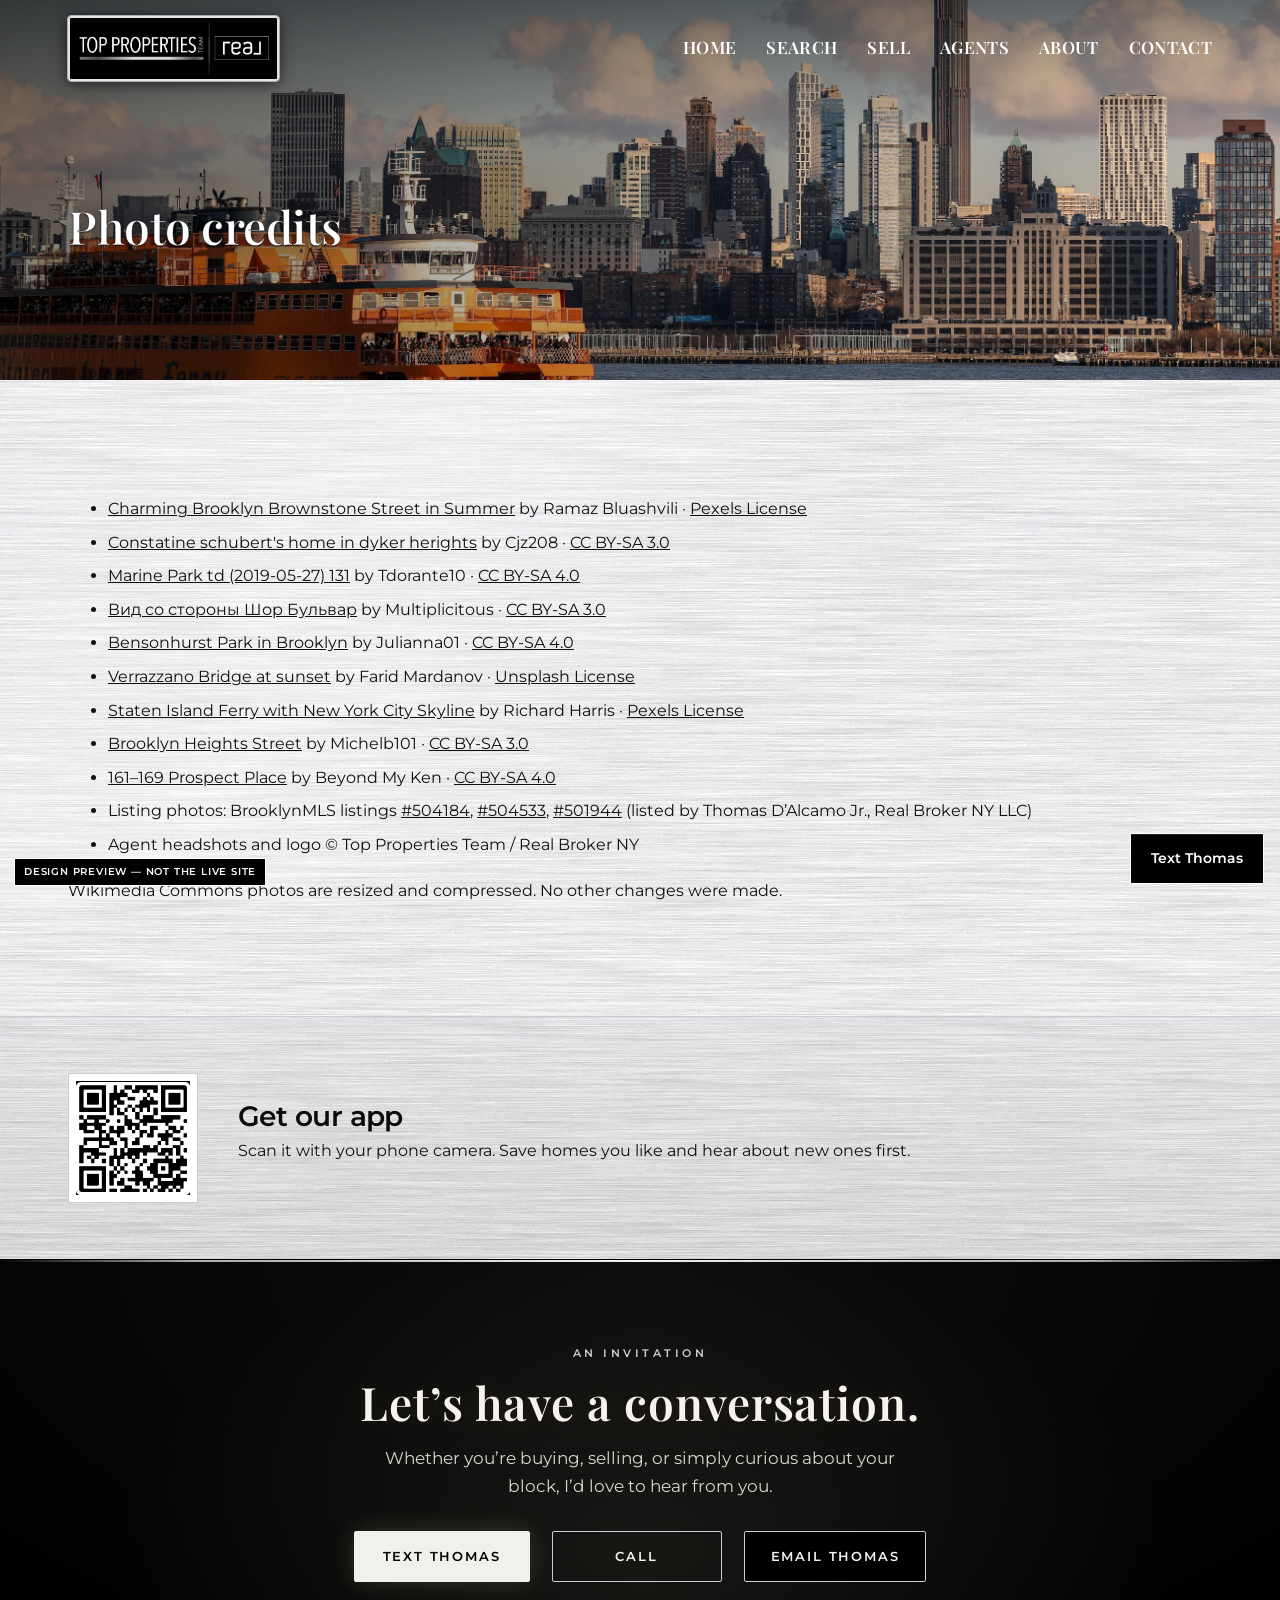
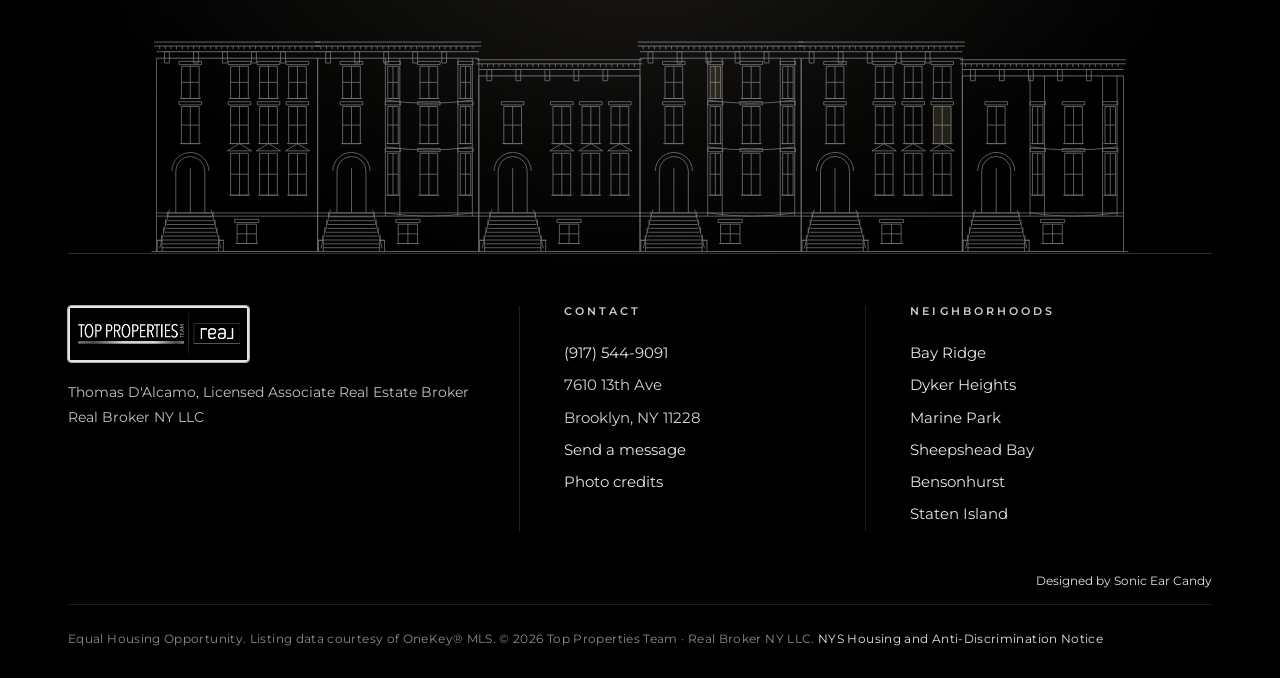
<file: credits.html>
<!doctype html><html lang="en"><head><meta charset="utf-8"><meta name="viewport" content="width=device-width,initial-scale=1">
<!-- Google tag (gtag.js) -->
<script async src="https://www.googletagmanager.com/gtag/js?id=G-0NTC9R6F60"></script>
<script>
  window.dataLayer = window.dataLayer || [];
  function gtag(){dataLayer.push(arguments);}
  gtag('js', new Date());
  gtag('config', 'G-0NTC9R6F60');
</script>
<meta name="robots" content="noindex,nofollow"><title>Photo credits | Top Properties Team — Brooklyn Real Estate</title>
<meta name="description" content="Top Properties Team at Real Broker NY: Brooklyn real estate in Bay Ridge, Dyker Heights, Marine Park, Sheepshead Bay, Bensonhurst and Staten Island. Call or text (917) 544-9091.">
<link rel="icon" href="img/favicon.png"><link rel="preconnect" href="https://fonts.googleapis.com"><link rel="preconnect" href="https://fonts.gstatic.com" crossorigin>
<link href="https://fonts.googleapis.com/css2?family=Montserrat:wght@400;600&family=Playfair+Display:wght@600&display=swap" rel="stylesheet" media="print" onload="this.media='all'">
<link rel="preload" as="image" href="img/staten-island.webp?v=hq5" media="(min-width:701px)" fetchpriority="high"><link rel="preload" as="image" href="img/staten-island-m.webp?v=hq5" media="(max-width:700px)" fetchpriority="high">
<link rel="stylesheet" href="style.css?v=ct4"></head><body>
<header><div class="wrap nav"><a href="index.html"><img loading="lazy" src="img/logo-hd.webp" width="679" height="200" alt="Top Properties Team · Real"></a>
<button class="burger" aria-label="Menu" onclick="document.querySelector('.menu').classList.toggle('open')">&#9776;</button><ul class="menu"><li><a href="index.html">HOME</a></li><li><a href="https://toppropertiesnyc.com/listing" target="_blank" rel="noopener">SEARCH</a></li><li><a href="sell.html">SELL</a></li><li><a href="team.html">AGENTS</a></li><li><a href="about.html">ABOUT</a></li><li><a href="contact.html">CONTACT</a></li></ul></div></header>
<div class="hero small"><div class="kb" style="--bgm:url(img/staten-island-m.webp?v=hq5);background-image:url(img/staten-island.webp?v=hq5)"></div><div class="wrap"><h1>Photo credits</h1></div></div><section><div class="wrap"><ul class="crlist"><li><a href="https://www.pexels.com/photo/charming-brooklyn-brownstone-street-in-summer-31661836/" target="_blank" rel="noopener">Charming Brooklyn Brownstone Street in Summer</a> by Ramaz Bluashvili · <a href="https://www.pexels.com/license/" target="_blank" rel="noopener">Pexels License</a></li><li><a href="https://commons.wikimedia.org/wiki/File:Constatine_schubert%27s_home_in_dyker_herights.JPG" target="_blank" rel="noopener">Constatine schubert's home in dyker herights</a> by Cjz208 · <a href="https://creativecommons.org/licenses/by-sa/3.0/" target="_blank" rel="noopener">CC BY-SA 3.0</a></li><li><a href="https://commons.wikimedia.org/wiki/File:Marine_Park_td_(2019-05-27)_131.jpg" target="_blank" rel="noopener">Marine Park td (2019-05-27) 131</a> by Tdorante10 · <a href="https://creativecommons.org/licenses/by-sa/4.0/" target="_blank" rel="noopener">CC BY-SA 4.0</a></li><li><a href="https://commons.wikimedia.org/wiki/File:%D0%92%D0%B8%D0%B4_%D1%81%D0%BE_%D0%A1%D1%82%D0%BE%D1%80%D0%BE%D0%BD%D1%8B_%D0%A8%D0%BE%D1%80_%D0%91%D1%83%D0%BB%D1%8C%D0%B2%D0%B0%D1%80.JPG" target="_blank" rel="noopener">Вид со стороны Шор Бульвар</a> by Multiplicitous · <a href="https://creativecommons.org/licenses/by-sa/3.0/" target="_blank" rel="noopener">CC BY-SA 3.0</a></li><li><a href="https://commons.wikimedia.org/wiki/File:Bensonhurst_Park_in_Brooklyn.jpg" target="_blank" rel="noopener">Bensonhurst Park in Brooklyn</a> by Julianna01 · <a href="https://creativecommons.org/licenses/by-sa/4.0/" target="_blank" rel="noopener">CC BY-SA 4.0</a></li><li><a href="https://unsplash.com/photos/N_FQa3IPBIQ" target="_blank" rel="noopener">Verrazzano Bridge at sunset</a> by Farid Mardanov · <a href="https://unsplash.com/license" target="_blank" rel="noopener">Unsplash License</a></li><li><a href="https://www.pexels.com/photo/staten-island-ferry-with-new-york-city-skyline-31298400/" target="_blank" rel="noopener">Staten Island Ferry with New York City Skyline</a> by Richard Harris · <a href="https://www.pexels.com/license/" target="_blank" rel="noopener">Pexels License</a></li><li><a href="https://commons.wikimedia.org/wiki/File:Brooklyn_Heights_Street.JPG" target="_blank" rel="noopener">Brooklyn Heights Street</a> by Michelb101 · <a href="https://creativecommons.org/licenses/by-sa/3.0/" target="_blank" rel="noopener">CC BY-SA 3.0</a></li><li><a href="https://commons.wikimedia.org/wiki/File:161-_169_Prospect_Place.jpg" target="_blank" rel="noopener">161–169 Prospect Place</a> by Beyond My Ken · <a href="https://creativecommons.org/licenses/by-sa/4.0/" target="_blank" rel="noopener">CC BY-SA 4.0</a></li><li>Listing photos: BrooklynMLS listings <a href="https://www.brooklynmls.com/listing/504184" target="_blank" rel="noopener">#504184</a>, <a href="https://www.brooklynmls.com/listing/504533" target="_blank" rel="noopener">#504533</a>, <a href="https://www.brooklynmls.com/listing/501944" target="_blank" rel="noopener">#501944</a> (listed by Thomas D’Alcamo Jr., Real Broker NY LLC)</li><li>Agent headshots and logo © Top Properties Team / Real Broker NY</li></ul><p>Wikimedia Commons photos are resized and compressed. No other changes were made.</p></div></section>
<section class="app" style="padding:56px 0"><div class="wrap"><img loading="lazy" src="img/qr.png" alt="QR code to download the Top Properties Team app">
<div><h3>Get our app</h3><p style="margin:0 0 10px">Scan it with your phone camera. Save homes you like and hear about new ones first.</p>
</div></div></section>
<footer><div class="wrap"><div class="fcta"><p class="fey">An invitation</p><h2>Let&rsquo;s have a conversation.</h2><p class="fsub">Whether you&rsquo;re buying, selling, or simply curious about your block, I&rsquo;d love to hear from you.</p><div class="fbtns"><a class="btn light fpri" href="sms:+19175449091">Text Thomas</a> <a class="btn light" href="tel:+19175449091">Call</a> <a class="btn light fem" href="mailto:thomasdalcamo@gmail.com" aria-haspopup="dialog" aria-controls="emodal">Email Thomas</a></div></div><div class="farchw"><svg class="farch" viewBox="-8 30 1216 272" preserveAspectRatio="xMidYMax meet" aria-hidden="true" focusable="false"><g fill="none" stroke="#C9CCD1" stroke-width="1" vector-effect="non-scaling-stroke"><path d="M0 300V60M200 300V60"/><path d="M-3 40h206M-3 45h206M0 52h200M0 60h200" stroke="#E5E4E2"/><path d="M4 45v4M11 45v4M18 45v4M25 45v4M32 45v4M39 45v4M46 45v4M53 45v4M60 45v4M67 45v4M74 45v4M81 45v4M88 45v4M95 45v4M102 45v4M109 45v4M116 45v4M123 45v4M130 45v4M137 45v4M144 45v4M151 45v4M158 45v4M165 45v4M172 45v4M179 45v4M186 45v4M193 45v4"/><path d="M10 52h6v14h-6zM46 52h6v14h-6zM82 52h6v14h-6zM118 52h6v14h-6zM154 52h6v14h-6z"/><path d="M0 252h200M0 256h200"/><path d="M24 252V200a18 18 0 0 1 36 0V252M42 252V196"/><path d="M19 200a23 23 0 0 1 46 0"/><path d="M16.0 252.0h52.0"/><path d="M14.9 256.8h54.2"/><path d="M13.8 261.6h56.4"/><path d="M12.7 266.4h58.6"/><path d="M11.6 271.2h60.8"/><path d="M10.5 276.0h63.0"/><path d="M9.399999999999999 280.8h65.2"/><path d="M8.299999999999999 285.6h67.4"/><path d="M7.199999999999999 290.4h69.6"/><path d="M6.1 295.2h71.8"/><path d="M16 248L4 296M68 248L80 296"/><path d="M13.6 257.6v-7M11.2 267.2v-7M8.8 276.8v-7M6.4 286.4v-7M70.4 257.6v-7M72.8 267.2v-7M75.2 276.8v-7M77.6 286.4v-7"/><path d="M1 300v-14h6v14M77 300v-14h6v14M0 286h8M76 286h8"/><path d="M100 266h24v24h-24zM112.0 266v24M100 278.0h24"/><path d="M97 264h30v-4h-30z"/><path d="M98 290h28"/><path d="M92 178h22v52h-22zM103.0 178v52M92 204.0h22"/><path d="M88 175h30l-15.0 -9z"/><path d="M90 230h26"/><path d="M128 178h22v52h-22zM139.0 178v52M128 204.0h22"/><path d="M124 175h30l-15.0 -9z"/><path d="M126 230h26"/><path d="M164 178h22v52h-22zM175.0 178v52M164 204.0h22"/><path d="M160 175h30l-15.0 -9z"/><path d="M162 230h26"/><path d="M92 120h22v46h-22zM103.0 120v46M92 143.0h22"/><path d="M89 118h28v-4h-28z"/><path d="M90 166h26"/><path d="M128 120h22v46h-22zM139.0 120v46M128 143.0h22"/><path d="M125 118h28v-4h-28z"/><path d="M126 166h26"/><path d="M164 120h22v46h-22zM175.0 120v46M164 143.0h22"/><path d="M161 118h28v-4h-28z"/><path d="M162 166h26"/><path d="M31 120h22v46h-22zM42.0 120v46M31 143.0h22"/><path d="M28 118h28v-4h-28z"/><path d="M29 166h26"/><path d="M92 70h22v40h-22zM103.0 70v40M92 90.0h22"/><path d="M89 68h28v-4h-28z"/><path d="M90 110h26"/><path d="M128 70h22v40h-22zM139.0 70v40M128 90.0h22"/><path d="M125 68h28v-4h-28z"/><path d="M126 110h26"/><path d="M164 70h22v40h-22zM175.0 70v40M164 90.0h22"/><path d="M161 68h28v-4h-28z"/><path d="M162 110h26"/><path d="M31 70h22v40h-22zM42.0 70v40M31 90.0h22"/><path d="M28 68h28v-4h-28z"/><path d="M29 110h26"/><path d="M200 300V60M400 300V60"/><path d="M197 40h206M197 45h206M200 52h200M200 60h200" stroke="#E5E4E2"/><path d="M204 45v4M211 45v4M218 45v4M225 45v4M232 45v4M239 45v4M246 45v4M253 45v4M260 45v4M267 45v4M274 45v4M281 45v4M288 45v4M295 45v4M302 45v4M309 45v4M316 45v4M323 45v4M330 45v4M337 45v4M344 45v4M351 45v4M358 45v4M365 45v4M372 45v4M379 45v4M386 45v4M393 45v4"/><path d="M210 52h6v14h-6zM246 52h6v14h-6zM282 52h6v14h-6zM318 52h6v14h-6zM354 52h6v14h-6z"/><path d="M200 252h200M200 256h200"/><path d="M224 252V200a18 18 0 0 1 36 0V252M242 252V196"/><path d="M219 200a23 23 0 0 1 46 0"/><path d="M216.0 252.0h52.0"/><path d="M214.9 256.8h54.2"/><path d="M213.8 261.6h56.4"/><path d="M212.7 266.4h58.6"/><path d="M211.6 271.2h60.8"/><path d="M210.5 276.0h63.0"/><path d="M209.4 280.8h65.2"/><path d="M208.3 285.6h67.4"/><path d="M207.2 290.4h69.6"/><path d="M206.1 295.2h71.8"/><path d="M216 248L204 296M268 248L280 296"/><path d="M213.6 257.6v-7M211.2 267.2v-7M208.8 276.8v-7M206.4 286.4v-7M270.4 257.6v-7M272.8 267.2v-7M275.2 276.8v-7M277.6 286.4v-7"/><path d="M201 300v-14h6v14M277 300v-14h6v14M200 286h8M276 286h8"/><path d="M300 266h24v24h-24zM312.0 266v24M300 278.0h24"/><path d="M297 264h30v-4h-30z"/><path d="M298 290h28"/><path d="M284 256V60M392 256V60M302 256V60M374 256V60"/><path d="M284 252Q338 260 392 252"/><path d="M284 170Q338 178 392 170"/><path d="M284 112Q338 120 392 112"/><path d="M287 178h13v52h-13zM293.5 178v52M287 204.0h13"/><path d="M284 176h19v-4h-19z"/><path d="M285 230h17"/><path d="M327 178h22v52h-22zM338.0 178v52M327 204.0h22"/><path d="M324 176h28v-4h-28z"/><path d="M325 230h26"/><path d="M377 178h13v52h-13zM383.5 178v52M377 204.0h13"/><path d="M374 176h19v-4h-19z"/><path d="M375 230h17"/><path d="M287 120h13v46h-13zM293.5 120v46M287 143.0h13"/><path d="M284 118h19v-4h-19z"/><path d="M285 166h17"/><path d="M327 120h22v46h-22zM338.0 120v46M327 143.0h22"/><path d="M324 118h28v-4h-28z"/><path d="M325 166h26"/><path d="M377 120h13v46h-13zM383.5 120v46M377 143.0h13"/><path d="M374 118h19v-4h-19z"/><path d="M375 166h17"/><path d="M231 120h22v46h-22zM242.0 120v46M231 143.0h22"/><path d="M228 118h28v-4h-28z"/><path d="M229 166h26"/><path d="M287 70h13v40h-13zM293.5 70v40M287 90.0h13"/><path d="M284 68h19v-4h-19z"/><path d="M285 110h17"/><path d="M327 70h22v40h-22zM338.0 70v40M327 90.0h22"/><path d="M324 68h28v-4h-28z"/><path d="M325 110h26"/><path d="M377 70h13v40h-13zM383.5 70v40M377 90.0h13"/><path d="M374 68h19v-4h-19z"/><path d="M375 110h17"/><path d="M231 70h22v40h-22zM242.0 70v40M231 90.0h22"/><path d="M228 68h28v-4h-28z"/><path d="M229 110h26"/><path d="M400 300V82M600 300V82"/><path d="M397 62h206M397 67h206M400 74h200M400 82h200" stroke="#E5E4E2"/><path d="M404 67v4M411 67v4M418 67v4M425 67v4M432 67v4M439 67v4M446 67v4M453 67v4M460 67v4M467 67v4M474 67v4M481 67v4M488 67v4M495 67v4M502 67v4M509 67v4M516 67v4M523 67v4M530 67v4M537 67v4M544 67v4M551 67v4M558 67v4M565 67v4M572 67v4M579 67v4M586 67v4M593 67v4"/><path d="M410 74h6v14h-6zM446 74h6v14h-6zM482 74h6v14h-6zM518 74h6v14h-6zM554 74h6v14h-6z"/><path d="M400 252h200M400 256h200"/><path d="M424 252V200a18 18 0 0 1 36 0V252M442 252V196"/><path d="M419 200a23 23 0 0 1 46 0"/><path d="M416.0 252.0h52.0"/><path d="M414.9 256.8h54.2"/><path d="M413.8 261.6h56.4"/><path d="M412.7 266.4h58.6"/><path d="M411.6 271.2h60.8"/><path d="M410.5 276.0h63.0"/><path d="M409.4 280.8h65.2"/><path d="M408.3 285.6h67.4"/><path d="M407.2 290.4h69.6"/><path d="M406.1 295.2h71.8"/><path d="M416 248L404 296M468 248L480 296"/><path d="M413.6 257.6v-7M411.2 267.2v-7M408.8 276.8v-7M406.4 286.4v-7M470.4 257.6v-7M472.8 267.2v-7M475.2 276.8v-7M477.6 286.4v-7"/><path d="M401 300v-14h6v14M477 300v-14h6v14M400 286h8M476 286h8"/><path d="M500 266h24v24h-24zM512.0 266v24M500 278.0h24"/><path d="M497 264h30v-4h-30z"/><path d="M498 290h28"/><path d="M492 178h22v52h-22zM503.0 178v52M492 204.0h22"/><path d="M488 175h30l-15.0 -9z"/><path d="M490 230h26"/><path d="M528 178h22v52h-22zM539.0 178v52M528 204.0h22"/><path d="M524 175h30l-15.0 -9z"/><path d="M526 230h26"/><path d="M564 178h22v52h-22zM575.0 178v52M564 204.0h22"/><path d="M560 175h30l-15.0 -9z"/><path d="M562 230h26"/><path d="M492 120h22v46h-22zM503.0 120v46M492 143.0h22"/><path d="M489 118h28v-4h-28z"/><path d="M490 166h26"/><path d="M528 120h22v46h-22zM539.0 120v46M528 143.0h22"/><path d="M525 118h28v-4h-28z"/><path d="M526 166h26"/><path d="M564 120h22v46h-22zM575.0 120v46M564 143.0h22"/><path d="M561 118h28v-4h-28z"/><path d="M562 166h26"/><path d="M431 120h22v46h-22zM442.0 120v46M431 143.0h22"/><path d="M428 118h28v-4h-28z"/><path d="M429 166h26"/><path d="M600 300V60M800 300V60"/><path d="M597 40h206M597 45h206M600 52h200M600 60h200" stroke="#E5E4E2"/><path d="M604 45v4M611 45v4M618 45v4M625 45v4M632 45v4M639 45v4M646 45v4M653 45v4M660 45v4M667 45v4M674 45v4M681 45v4M688 45v4M695 45v4M702 45v4M709 45v4M716 45v4M723 45v4M730 45v4M737 45v4M744 45v4M751 45v4M758 45v4M765 45v4M772 45v4M779 45v4M786 45v4M793 45v4"/><path d="M610 52h6v14h-6zM646 52h6v14h-6zM682 52h6v14h-6zM718 52h6v14h-6zM754 52h6v14h-6z"/><path d="M600 252h200M600 256h200"/><path d="M624 252V200a18 18 0 0 1 36 0V252M642 252V196"/><path d="M619 200a23 23 0 0 1 46 0"/><path d="M616.0 252.0h52.0"/><path d="M614.9 256.8h54.2"/><path d="M613.8 261.6h56.4"/><path d="M612.7 266.4h58.6"/><path d="M611.6 271.2h60.8"/><path d="M610.5 276.0h63.0"/><path d="M609.4 280.8h65.2"/><path d="M608.3 285.6h67.4"/><path d="M607.2 290.4h69.6"/><path d="M606.1 295.2h71.8"/><path d="M616 248L604 296M668 248L680 296"/><path d="M613.6 257.6v-7M611.2 267.2v-7M608.8 276.8v-7M606.4 286.4v-7M670.4 257.6v-7M672.8 267.2v-7M675.2 276.8v-7M677.6 286.4v-7"/><path d="M601 300v-14h6v14M677 300v-14h6v14M600 286h8M676 286h8"/><path d="M700 266h24v24h-24zM712.0 266v24M700 278.0h24"/><path d="M697 264h30v-4h-30z"/><path d="M698 290h28"/><path d="M684 256V60M792 256V60M702 256V60M774 256V60"/><path d="M684 252Q738 260 792 252"/><path d="M684 170Q738 178 792 170"/><path d="M684 112Q738 120 792 112"/><path d="M687 178h13v52h-13zM693.5 178v52M687 204.0h13"/><path d="M684 176h19v-4h-19z"/><path d="M685 230h17"/><path d="M727 178h22v52h-22zM738.0 178v52M727 204.0h22"/><path d="M724 176h28v-4h-28z"/><path d="M725 230h26"/><path d="M777 178h13v52h-13zM783.5 178v52M777 204.0h13"/><path d="M774 176h19v-4h-19z"/><path d="M775 230h17"/><path d="M687 120h13v46h-13zM693.5 120v46M687 143.0h13"/><path d="M684 118h19v-4h-19z"/><path d="M685 166h17"/><path d="M727 120h22v46h-22zM738.0 120v46M727 143.0h22"/><path d="M724 118h28v-4h-28z"/><path d="M725 166h26"/><path d="M777 120h13v46h-13zM783.5 120v46M777 143.0h13"/><path d="M774 118h19v-4h-19z"/><path d="M775 166h17"/><path d="M631 120h22v46h-22zM642.0 120v46M631 143.0h22"/><path d="M628 118h28v-4h-28z"/><path d="M629 166h26"/><path d="M687 70h13v40h-13zM693.5 70v40M687 90.0h13" fill="#F6E7C8" fill-opacity=".24" stroke="#F3E3C3"/><path d="M684 68h19v-4h-19z"/><path d="M685 110h17"/><path d="M727 70h22v40h-22zM738.0 70v40M727 90.0h22"/><path d="M724 68h28v-4h-28z"/><path d="M725 110h26"/><path d="M777 70h13v40h-13zM783.5 70v40M777 90.0h13"/><path d="M774 68h19v-4h-19z"/><path d="M775 110h17"/><path d="M631 70h22v40h-22zM642.0 70v40M631 90.0h22"/><path d="M628 68h28v-4h-28z"/><path d="M629 110h26"/><path d="M800 300V60M1000 300V60"/><path d="M797 40h206M797 45h206M800 52h200M800 60h200" stroke="#E5E4E2"/><path d="M804 45v4M811 45v4M818 45v4M825 45v4M832 45v4M839 45v4M846 45v4M853 45v4M860 45v4M867 45v4M874 45v4M881 45v4M888 45v4M895 45v4M902 45v4M909 45v4M916 45v4M923 45v4M930 45v4M937 45v4M944 45v4M951 45v4M958 45v4M965 45v4M972 45v4M979 45v4M986 45v4M993 45v4"/><path d="M810 52h6v14h-6zM846 52h6v14h-6zM882 52h6v14h-6zM918 52h6v14h-6zM954 52h6v14h-6z"/><path d="M800 252h200M800 256h200"/><path d="M824 252V200a18 18 0 0 1 36 0V252M842 252V196"/><path d="M819 200a23 23 0 0 1 46 0"/><path d="M816.0 252.0h52.0"/><path d="M814.9 256.8h54.2"/><path d="M813.8 261.6h56.4"/><path d="M812.7 266.4h58.6"/><path d="M811.6 271.2h60.8"/><path d="M810.5 276.0h63.0"/><path d="M809.4 280.8h65.2"/><path d="M808.3 285.6h67.4"/><path d="M807.2 290.4h69.6"/><path d="M806.1 295.2h71.8"/><path d="M816 248L804 296M868 248L880 296"/><path d="M813.6 257.6v-7M811.2 267.2v-7M808.8 276.8v-7M806.4 286.4v-7M870.4 257.6v-7M872.8 267.2v-7M875.2 276.8v-7M877.6 286.4v-7"/><path d="M801 300v-14h6v14M877 300v-14h6v14M800 286h8M876 286h8"/><path d="M900 266h24v24h-24zM912.0 266v24M900 278.0h24"/><path d="M897 264h30v-4h-30z"/><path d="M898 290h28"/><path d="M892 178h22v52h-22zM903.0 178v52M892 204.0h22"/><path d="M888 175h30l-15.0 -9z"/><path d="M890 230h26"/><path d="M928 178h22v52h-22zM939.0 178v52M928 204.0h22"/><path d="M924 175h30l-15.0 -9z"/><path d="M926 230h26"/><path d="M964 178h22v52h-22zM975.0 178v52M964 204.0h22"/><path d="M960 175h30l-15.0 -9z"/><path d="M962 230h26"/><path d="M892 120h22v46h-22zM903.0 120v46M892 143.0h22"/><path d="M889 118h28v-4h-28z"/><path d="M890 166h26"/><path d="M928 120h22v46h-22zM939.0 120v46M928 143.0h22"/><path d="M925 118h28v-4h-28z"/><path d="M926 166h26"/><path d="M964 120h22v46h-22zM975.0 120v46M964 143.0h22" fill="#F6E7C8" fill-opacity=".24" stroke="#F3E3C3"/><path d="M961 118h28v-4h-28z"/><path d="M962 166h26"/><path d="M831 120h22v46h-22zM842.0 120v46M831 143.0h22"/><path d="M828 118h28v-4h-28z"/><path d="M829 166h26"/><path d="M892 70h22v40h-22zM903.0 70v40M892 90.0h22"/><path d="M889 68h28v-4h-28z"/><path d="M890 110h26"/><path d="M928 70h22v40h-22zM939.0 70v40M928 90.0h22"/><path d="M925 68h28v-4h-28z"/><path d="M926 110h26"/><path d="M964 70h22v40h-22zM975.0 70v40M964 90.0h22"/><path d="M961 68h28v-4h-28z"/><path d="M962 110h26"/><path d="M831 70h22v40h-22zM842.0 70v40M831 90.0h22"/><path d="M828 68h28v-4h-28z"/><path d="M829 110h26"/><path d="M1000 300V82M1200 300V82"/><path d="M997 62h206M997 67h206M1000 74h200M1000 82h200" stroke="#E5E4E2"/><path d="M1004 67v4M1011 67v4M1018 67v4M1025 67v4M1032 67v4M1039 67v4M1046 67v4M1053 67v4M1060 67v4M1067 67v4M1074 67v4M1081 67v4M1088 67v4M1095 67v4M1102 67v4M1109 67v4M1116 67v4M1123 67v4M1130 67v4M1137 67v4M1144 67v4M1151 67v4M1158 67v4M1165 67v4M1172 67v4M1179 67v4M1186 67v4M1193 67v4"/><path d="M1010 74h6v14h-6zM1046 74h6v14h-6zM1082 74h6v14h-6zM1118 74h6v14h-6zM1154 74h6v14h-6z"/><path d="M1000 252h200M1000 256h200"/><path d="M1024 252V200a18 18 0 0 1 36 0V252M1042 252V196"/><path d="M1019 200a23 23 0 0 1 46 0"/><path d="M1016.0 252.0h52.0"/><path d="M1014.9 256.8h54.2"/><path d="M1013.8 261.6h56.4"/><path d="M1012.7 266.4h58.6"/><path d="M1011.6 271.2h60.8"/><path d="M1010.5 276.0h63.0"/><path d="M1009.4 280.8h65.2"/><path d="M1008.3 285.6h67.4"/><path d="M1007.2 290.4h69.6"/><path d="M1006.1 295.2h71.8"/><path d="M1016 248L1004 296M1068 248L1080 296"/><path d="M1013.6 257.6v-7M1011.2 267.2v-7M1008.8 276.8v-7M1006.4 286.4v-7M1070.4 257.6v-7M1072.8 267.2v-7M1075.2 276.8v-7M1077.6 286.4v-7"/><path d="M1001 300v-14h6v14M1077 300v-14h6v14M1000 286h8M1076 286h8"/><path d="M1100 266h24v24h-24zM1112.0 266v24M1100 278.0h24"/><path d="M1097 264h30v-4h-30z"/><path d="M1098 290h28"/><path d="M1084 256V82M1192 256V82M1102 256V82M1174 256V82"/><path d="M1084 252Q1138 260 1192 252"/><path d="M1084 170Q1138 178 1192 170"/><path d="M1087 178h13v52h-13zM1093.5 178v52M1087 204.0h13"/><path d="M1084 176h19v-4h-19z"/><path d="M1085 230h17"/><path d="M1127 178h22v52h-22zM1138.0 178v52M1127 204.0h22"/><path d="M1124 176h28v-4h-28z"/><path d="M1125 230h26"/><path d="M1177 178h13v52h-13zM1183.5 178v52M1177 204.0h13"/><path d="M1174 176h19v-4h-19z"/><path d="M1175 230h17"/><path d="M1087 120h13v46h-13zM1093.5 120v46M1087 143.0h13"/><path d="M1084 118h19v-4h-19z"/><path d="M1085 166h17"/><path d="M1127 120h22v46h-22zM1138.0 120v46M1127 143.0h22"/><path d="M1124 118h28v-4h-28z"/><path d="M1125 166h26"/><path d="M1177 120h13v46h-13zM1183.5 120v46M1177 143.0h13"/><path d="M1174 118h19v-4h-19z"/><path d="M1175 166h17"/><path d="M1031 120h22v46h-22zM1042.0 120v46M1031 143.0h22"/><path d="M1028 118h28v-4h-28z"/><path d="M1029 166h26"/><path d="M-6 300H1206" stroke="#E5E4E2"/></g></svg></div><div class="cols"><div><img loading="lazy" src="img/logo-hd.webp" width="679" height="200" alt="Top Properties Team" style="height:56px;margin-bottom:18px">
<p>Thomas D'Alcamo, Licensed Associate Real Estate Broker<br>Real Broker NY LLC</p></div>
<div><h2 class="fh">Contact</h2><ul><li><a href="tel:+19175449091">(917) 544-9091</a></li><li>7610 13th Ave<br>Brooklyn, NY 11228</li><li><a href="contact.html">Send a message</a></li><li><a href="credits.html">Photo credits</a></li></ul></div>
<div><h2 class="fh">Neighborhoods</h2><ul><li><a href="bay-ridge.html">Bay Ridge</a></li><li><a href="dyker-heights.html">Dyker Heights</a></li><li><a href="marine-park.html">Marine Park</a></li><li><a href="sheepshead-bay.html">Sheepshead Bay</a></li><li><a href="bensonhurst.html">Bensonhurst</a></li><li><a href="staten-island.html">Staten Island</a></li></ul></div></div>
<div class="dby"><a href="https://sonicearcandy.com/web-design/" target="_blank" rel="noopener">Designed by Sonic Ear Candy</a></div><div class="legal">Equal Housing Opportunity. Listing data courtesy of OneKey® MLS. © 2026 Top Properties Team · Real Broker NY LLC. <a href="https://dos.ny.gov/system/files/documents/2025/03/nys-housing-and-anti-discrimination-notice_02.2025.pdf" target="_blank" rel="noopener">NYS Housing and Anti-Discrimination Notice</a></div></div></footer><div id="emodal" class="emodal" hidden><div class="emcard" role="dialog" aria-modal="true" aria-labelledby="emh"><button type="button" class="emx" aria-label="Close">&times;</button><p class="fey">Email</p><h2 id="emh">Send Thomas a note</h2><form novalidate><label>Your name <span>(optional)</span><input name="name" autocomplete="name"></label><label>Message<textarea name="message" rows="5" required placeholder="Hi Thomas, I&rsquo;m interested in&hellip;"></textarea></label><button type="submit" class="btn light fpri emsend">Send</button></form><p class="emalt">Or email <a href="mailto:thomasdalcamo@gmail.com">thomasdalcamo@gmail.com</a> directly</p></div></div><script src="modal.js?v=em6" defer></script>
<div class="preview">DESIGN PREVIEW — NOT THE LIVE SITE</div><div class="fab"><a class="call" href="tel:+19175449091">Call</a><a href="sms:+19175449091">Text Thomas</a></div>
<script>document.querySelectorAll('.car').forEach(c=>{const t=c.querySelector('.track');c.querySelectorAll('[data-d]').forEach(b=>b.onclick=()=>t.scrollBy({left:b.dataset.d*t.clientWidth*.9,behavior:'smooth'}))});
document.querySelectorAll('form.vform').forEach(f=>f.onsubmit=e=>{e.preventDefault();f.querySelector('.toast').style.display='block'});
document.querySelectorAll('form.srch').forEach(f=>f.onsubmit=e=>{e.preventDefault();window.open('https://toppropertiesnyc.com/listing','_blank','noopener')});
const H=document.querySelector('header'),f=()=>H.classList.toggle('sc',scrollY>40);addEventListener('scroll',f,{passive:true});f();
if(!matchMedia('(prefers-reduced-motion: reduce)').matches&&'IntersectionObserver' in window){const io=new IntersectionObserver(es=>es.forEach(e=>{if(e.isIntersecting){e.target.classList.add('in');io.unobserve(e.target)}}),{threshold:.12});document.querySelectorAll('section,.trust').forEach(el=>{el.classList.add('rv');io.observe(el)})}
document.querySelectorAll('.wiz').forEach(w=>{const st=[...w.querySelectorAll('.st')],sn=w.querySelector('.sn');let i=0;const go=()=>{st.forEach((s,k)=>s.classList.toggle('on',k==++i-1+0&&false||k==i));sn.textContent=Math.min(i+1,3);if(i==3)w.querySelector('.eyebrow').textContent='Done'};
w.querySelectorAll('.nx').forEach(b=>b.onclick=()=>{i++;st.forEach((s,k)=>s.classList.toggle('on',k==i));sn.textContent=Math.min(i+1,3)});w.querySelectorAll('.chips button').forEach(b=>b.onclick=()=>{i=3;st.forEach((s,k)=>s.classList.toggle('on',k==3));w.querySelector('.eyebrow').textContent='Done'})});

if(!matchMedia('(prefers-reduced-motion: reduce)').matches&&'IntersectionObserver' in window){const co=new IntersectionObserver(es=>es.forEach(e=>{if(!e.isIntersecting)return;co.unobserve(e.target);const el=e.target,n=+el.dataset.n,d=+(el.dataset.d||0),t0=performance.now(),suf=el.textContent.replace(/[0-9.,]/g,'');const step=t=>{const p=Math.min((t-t0)/1400,1),v=n*(1-Math.pow(1-p,3));el.textContent=(d?v.toFixed(d):Math.round(v).toLocaleString('en-US'))+suf;if(p<1)requestAnimationFrame(step)};requestAnimationFrame(step)}),{threshold:.6});document.querySelectorAll('[data-n]').forEach(el=>co.observe(el))}
</script>
</body></html>
</file>
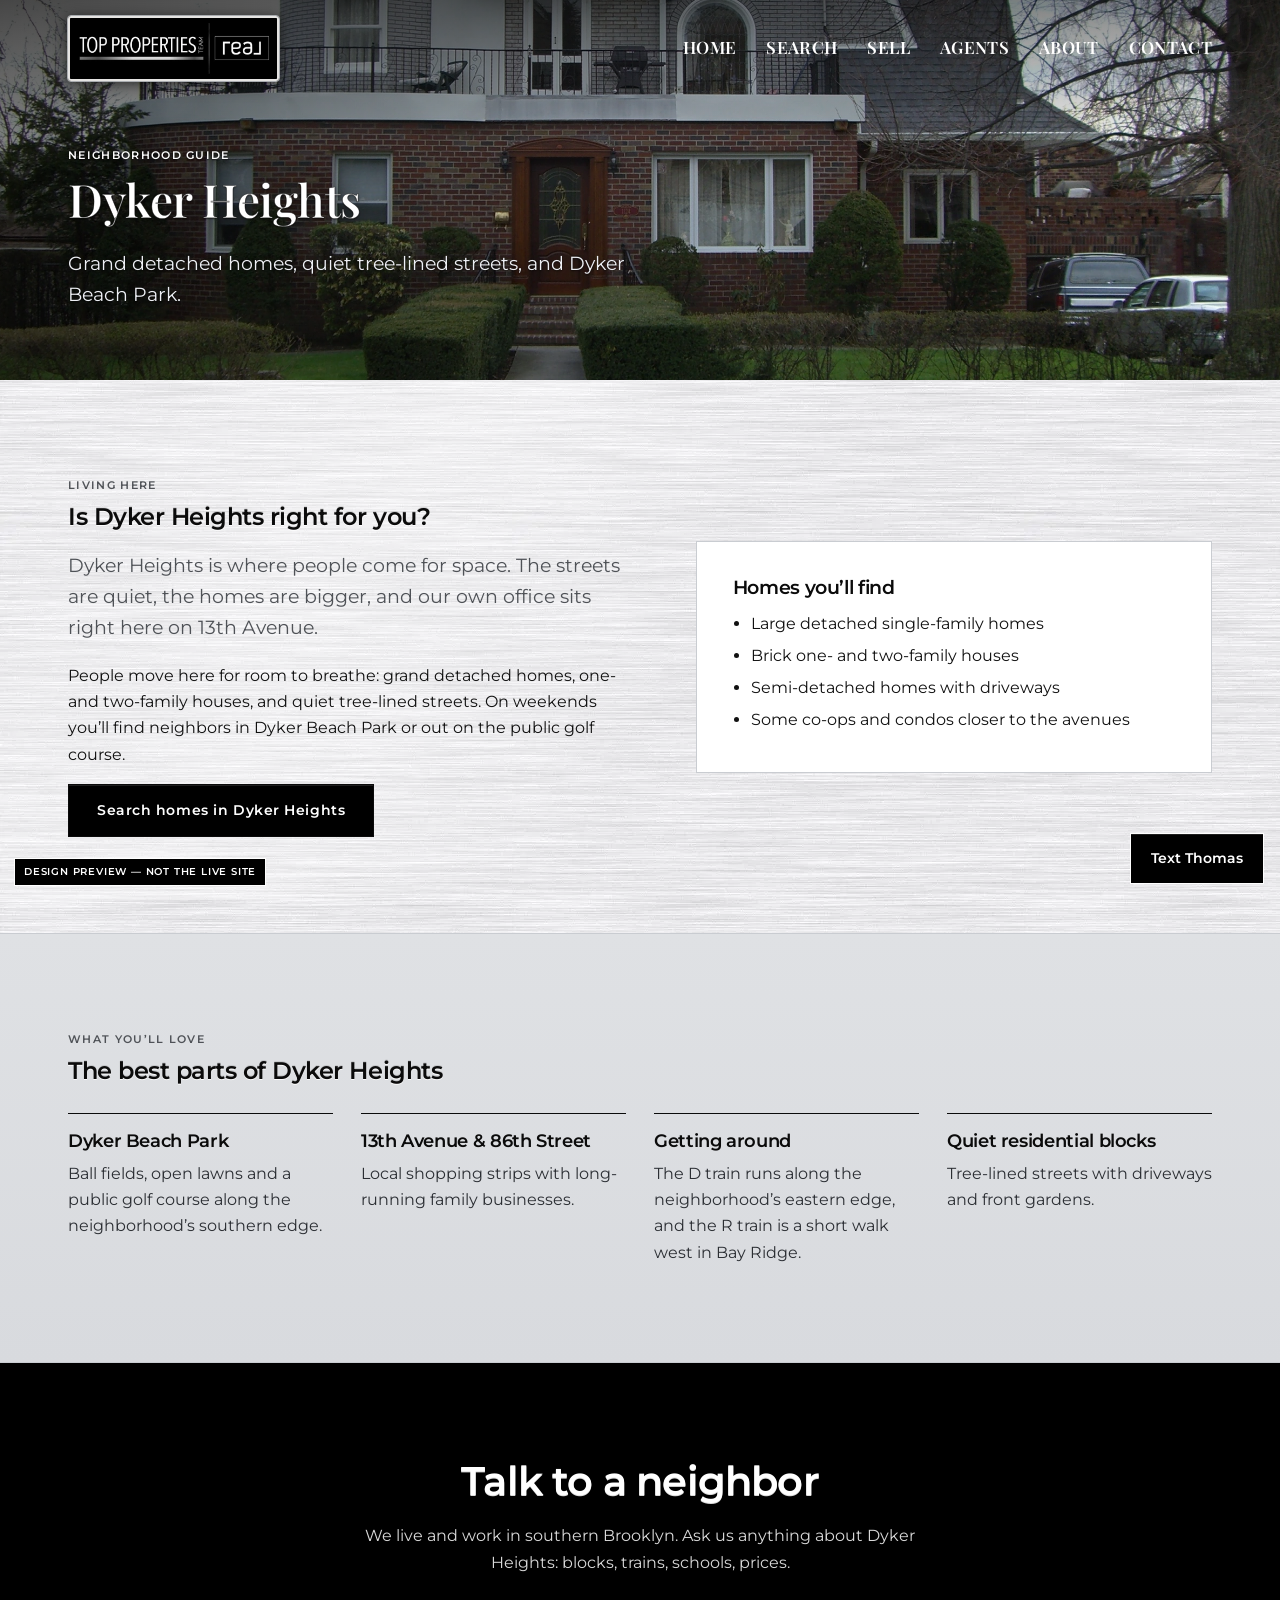
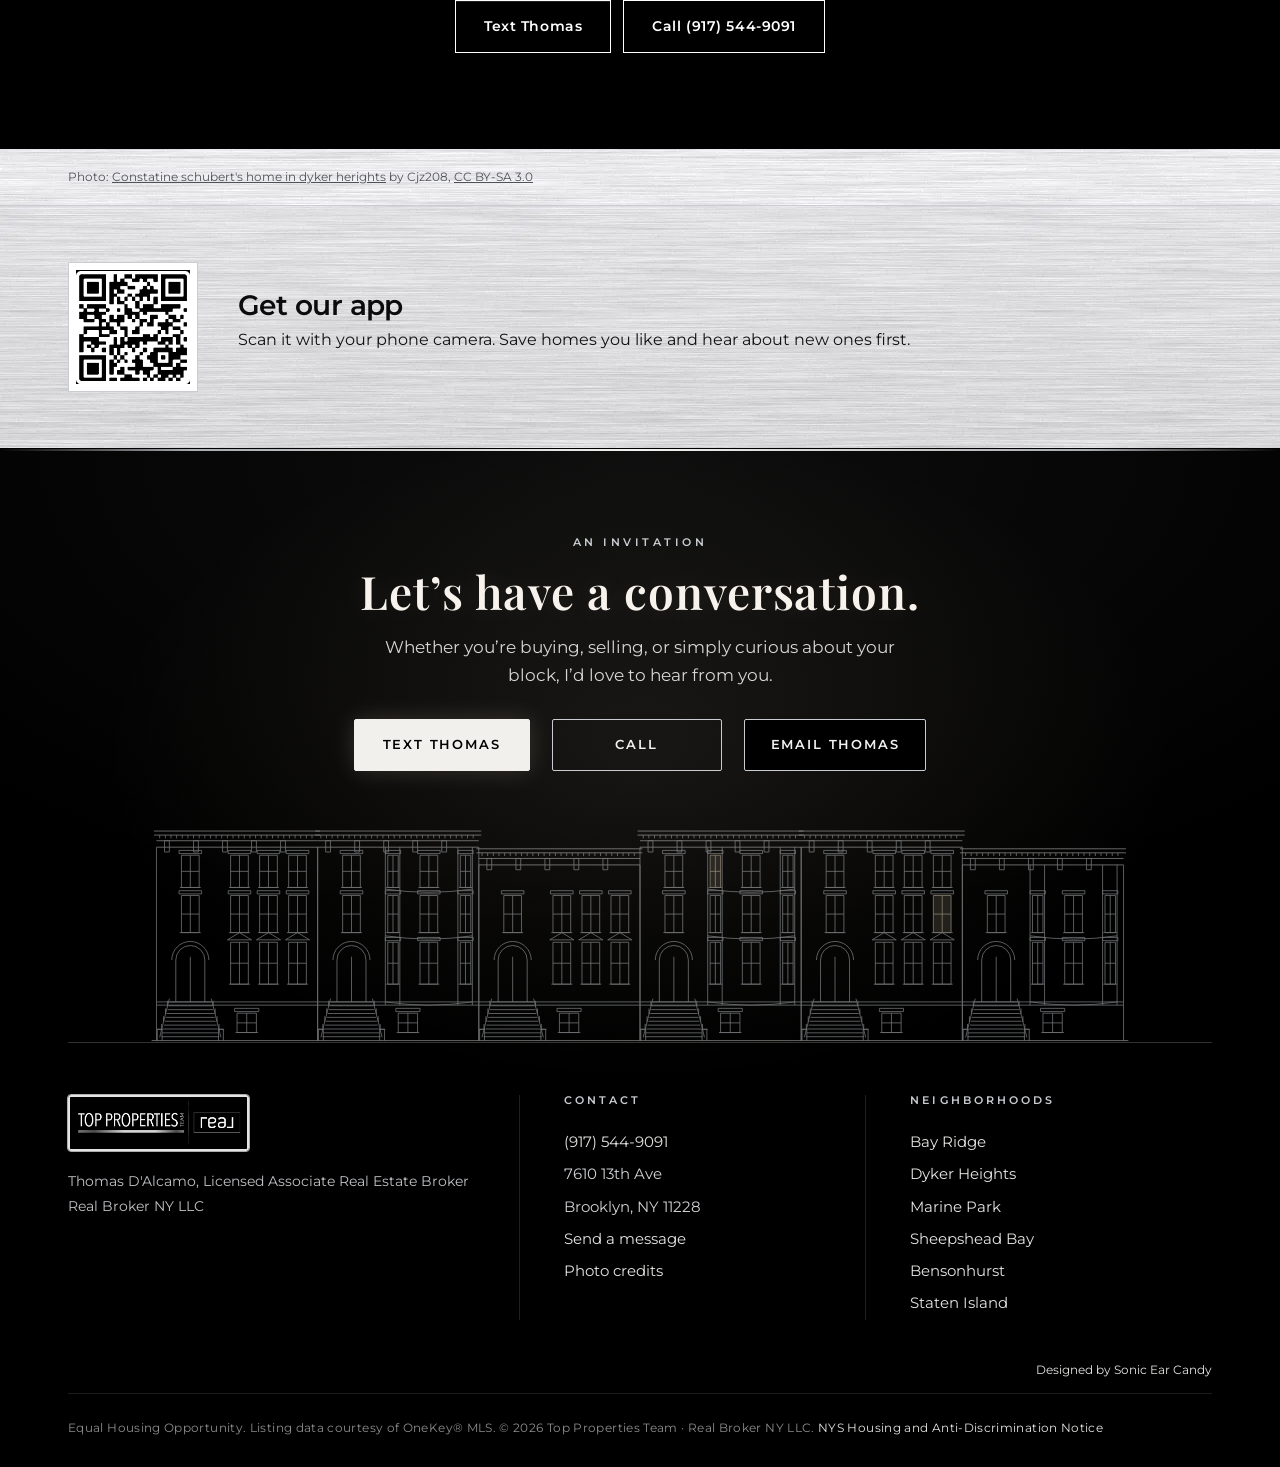
<file: dyker-heights.html>
<!doctype html><html lang="en"><head><meta charset="utf-8"><meta name="viewport" content="width=device-width,initial-scale=1">
<!-- Google tag (gtag.js) -->
<script async src="https://www.googletagmanager.com/gtag/js?id=G-0NTC9R6F60"></script>
<script>
  window.dataLayer = window.dataLayer || [];
  function gtag(){dataLayer.push(arguments);}
  gtag('js', new Date());
  gtag('config', 'G-0NTC9R6F60');
</script>
<meta name="robots" content="noindex,nofollow"><title>Dyker Heights | Top Properties Team — Brooklyn Real Estate</title>
<meta name="description" content="Top Properties Team at Real Broker NY: Brooklyn real estate in Bay Ridge, Dyker Heights, Marine Park, Sheepshead Bay, Bensonhurst and Staten Island. Call or text (917) 544-9091.">
<link rel="icon" href="img/favicon.png"><link rel="preconnect" href="https://fonts.googleapis.com"><link rel="preconnect" href="https://fonts.gstatic.com" crossorigin>
<link href="https://fonts.googleapis.com/css2?family=Montserrat:wght@400;600&family=Playfair+Display:wght@600&display=swap" rel="stylesheet" media="print" onload="this.media='all'">
<link rel="preload" as="image" href="img/dyker-heights.webp?v=hq5" media="(min-width:701px)" fetchpriority="high"><link rel="preload" as="image" href="img/dyker-heights-m.webp?v=hq5" media="(max-width:700px)" fetchpriority="high">
<link rel="stylesheet" href="style.css?v=ct4"></head><body>
<header><div class="wrap nav"><a href="index.html"><img loading="lazy" src="img/logo-hd.webp" width="679" height="200" alt="Top Properties Team · Real"></a>
<button class="burger" aria-label="Menu" onclick="document.querySelector('.menu').classList.toggle('open')">&#9776;</button><ul class="menu"><li><a href="index.html">HOME</a></li><li><a href="https://toppropertiesnyc.com/listing" target="_blank" rel="noopener">SEARCH</a></li><li><a href="sell.html">SELL</a></li><li><a href="team.html">AGENTS</a></li><li><a href="about.html">ABOUT</a></li><li><a href="contact.html">CONTACT</a></li></ul></div></header>
<div class="hero small"><div class="kb" style="--bgm:url(img/dyker-heights-m.webp?v=hq5);background-image:url(img/dyker-heights.webp?v=hq5)"></div><div class="wrap"><div class="eyebrow" style="color:#FFFFFF">Neighborhood guide</div><h1>Dyker Heights</h1><p>Grand detached homes, quiet tree-lined streets, and Dyker Beach Park.</p></div></div>
<section><div class="wrap split"><div><div class="eyebrow">Living here</div><h2>Is Dyker Heights right for you?</h2><p class="lead">Dyker Heights is where people come for space. The streets are quiet, the homes are bigger, and our own office sits right here on 13th Avenue.</p><p>People move here for room to breathe: grand detached homes, one- and two-family houses, and quiet tree-lined streets. On weekends you’ll find neighbors in Dyker Beach Park or out on the public golf course.</p><a class="btn" href="https://toppropertiesnyc.com/listing" target="_blank" rel="noopener">Search homes in Dyker Heights</a></div><div class="areaside"><h3>Homes you’ll find</h3><ul class="homes"><li>Large detached single-family homes</li><li>Brick one- and two-family houses</li><li>Semi-detached homes with driveways</li><li>Some co-ops and condos closer to the avenues</li></ul></div></div></section>
<section class="alt"><div class="wrap"><div class="eyebrow">What you’ll love</div><h2>The best parts of Dyker Heights</h2><div class="hls"><div class="hl"><h3>Dyker Beach Park</h3><p>Ball fields, open lawns and a public golf course along the neighborhood’s southern edge.</p></div><div class="hl"><h3>13th Avenue &amp; 86th Street</h3><p>Local shopping strips with long-running family businesses.</p></div><div class="hl"><h3>Getting around</h3><p>The D train runs along the neighborhood’s eastern edge, and the R train is a short walk west in Bay Ridge.</p></div><div class="hl"><h3>Quiet residential blocks</h3><p>Tree-lined streets with driveways and front gardens.</p></div></div></div></section>

<section class="talk"><div class="wrap"><h2>Talk to a neighbor</h2><p>We live and work in southern Brooklyn. Ask us anything about Dyker Heights: blocks, trains, schools, prices.</p><a class="btn" href="sms:+19175449091">Text Thomas</a> <a class="btn ghost" href="tel:+19175449091">Call (917) 544-9091</a></div></section>
<div class="wrap"><p class="credit">Photo: <a href="https://commons.wikimedia.org/wiki/File:Constatine_schubert%27s_home_in_dyker_herights.JPG" target="_blank" rel="noopener">Constatine schubert's home in dyker herights</a> by Cjz208, <a href="https://creativecommons.org/licenses/by-sa/3.0/" target="_blank" rel="noopener">CC BY-SA 3.0</a></p></div>
<section class="app" style="padding:56px 0"><div class="wrap"><img loading="lazy" src="img/qr.png" alt="QR code to download the Top Properties Team app">
<div><h3>Get our app</h3><p style="margin:0 0 10px">Scan it with your phone camera. Save homes you like and hear about new ones first.</p>
</div></div></section>
<footer><div class="wrap"><div class="fcta"><p class="fey">An invitation</p><h2>Let&rsquo;s have a conversation.</h2><p class="fsub">Whether you&rsquo;re buying, selling, or simply curious about your block, I&rsquo;d love to hear from you.</p><div class="fbtns"><a class="btn light fpri" href="sms:+19175449091">Text Thomas</a> <a class="btn light" href="tel:+19175449091">Call</a> <a class="btn light fem" href="mailto:thomasdalcamo@gmail.com" aria-haspopup="dialog" aria-controls="emodal">Email Thomas</a></div></div><div class="farchw"><svg class="farch" viewBox="-8 30 1216 272" preserveAspectRatio="xMidYMax meet" aria-hidden="true" focusable="false"><g fill="none" stroke="#C9CCD1" stroke-width="1" vector-effect="non-scaling-stroke"><path d="M0 300V60M200 300V60"/><path d="M-3 40h206M-3 45h206M0 52h200M0 60h200" stroke="#E5E4E2"/><path d="M4 45v4M11 45v4M18 45v4M25 45v4M32 45v4M39 45v4M46 45v4M53 45v4M60 45v4M67 45v4M74 45v4M81 45v4M88 45v4M95 45v4M102 45v4M109 45v4M116 45v4M123 45v4M130 45v4M137 45v4M144 45v4M151 45v4M158 45v4M165 45v4M172 45v4M179 45v4M186 45v4M193 45v4"/><path d="M10 52h6v14h-6zM46 52h6v14h-6zM82 52h6v14h-6zM118 52h6v14h-6zM154 52h6v14h-6z"/><path d="M0 252h200M0 256h200"/><path d="M24 252V200a18 18 0 0 1 36 0V252M42 252V196"/><path d="M19 200a23 23 0 0 1 46 0"/><path d="M16.0 252.0h52.0"/><path d="M14.9 256.8h54.2"/><path d="M13.8 261.6h56.4"/><path d="M12.7 266.4h58.6"/><path d="M11.6 271.2h60.8"/><path d="M10.5 276.0h63.0"/><path d="M9.399999999999999 280.8h65.2"/><path d="M8.299999999999999 285.6h67.4"/><path d="M7.199999999999999 290.4h69.6"/><path d="M6.1 295.2h71.8"/><path d="M16 248L4 296M68 248L80 296"/><path d="M13.6 257.6v-7M11.2 267.2v-7M8.8 276.8v-7M6.4 286.4v-7M70.4 257.6v-7M72.8 267.2v-7M75.2 276.8v-7M77.6 286.4v-7"/><path d="M1 300v-14h6v14M77 300v-14h6v14M0 286h8M76 286h8"/><path d="M100 266h24v24h-24zM112.0 266v24M100 278.0h24"/><path d="M97 264h30v-4h-30z"/><path d="M98 290h28"/><path d="M92 178h22v52h-22zM103.0 178v52M92 204.0h22"/><path d="M88 175h30l-15.0 -9z"/><path d="M90 230h26"/><path d="M128 178h22v52h-22zM139.0 178v52M128 204.0h22"/><path d="M124 175h30l-15.0 -9z"/><path d="M126 230h26"/><path d="M164 178h22v52h-22zM175.0 178v52M164 204.0h22"/><path d="M160 175h30l-15.0 -9z"/><path d="M162 230h26"/><path d="M92 120h22v46h-22zM103.0 120v46M92 143.0h22"/><path d="M89 118h28v-4h-28z"/><path d="M90 166h26"/><path d="M128 120h22v46h-22zM139.0 120v46M128 143.0h22"/><path d="M125 118h28v-4h-28z"/><path d="M126 166h26"/><path d="M164 120h22v46h-22zM175.0 120v46M164 143.0h22"/><path d="M161 118h28v-4h-28z"/><path d="M162 166h26"/><path d="M31 120h22v46h-22zM42.0 120v46M31 143.0h22"/><path d="M28 118h28v-4h-28z"/><path d="M29 166h26"/><path d="M92 70h22v40h-22zM103.0 70v40M92 90.0h22"/><path d="M89 68h28v-4h-28z"/><path d="M90 110h26"/><path d="M128 70h22v40h-22zM139.0 70v40M128 90.0h22"/><path d="M125 68h28v-4h-28z"/><path d="M126 110h26"/><path d="M164 70h22v40h-22zM175.0 70v40M164 90.0h22"/><path d="M161 68h28v-4h-28z"/><path d="M162 110h26"/><path d="M31 70h22v40h-22zM42.0 70v40M31 90.0h22"/><path d="M28 68h28v-4h-28z"/><path d="M29 110h26"/><path d="M200 300V60M400 300V60"/><path d="M197 40h206M197 45h206M200 52h200M200 60h200" stroke="#E5E4E2"/><path d="M204 45v4M211 45v4M218 45v4M225 45v4M232 45v4M239 45v4M246 45v4M253 45v4M260 45v4M267 45v4M274 45v4M281 45v4M288 45v4M295 45v4M302 45v4M309 45v4M316 45v4M323 45v4M330 45v4M337 45v4M344 45v4M351 45v4M358 45v4M365 45v4M372 45v4M379 45v4M386 45v4M393 45v4"/><path d="M210 52h6v14h-6zM246 52h6v14h-6zM282 52h6v14h-6zM318 52h6v14h-6zM354 52h6v14h-6z"/><path d="M200 252h200M200 256h200"/><path d="M224 252V200a18 18 0 0 1 36 0V252M242 252V196"/><path d="M219 200a23 23 0 0 1 46 0"/><path d="M216.0 252.0h52.0"/><path d="M214.9 256.8h54.2"/><path d="M213.8 261.6h56.4"/><path d="M212.7 266.4h58.6"/><path d="M211.6 271.2h60.8"/><path d="M210.5 276.0h63.0"/><path d="M209.4 280.8h65.2"/><path d="M208.3 285.6h67.4"/><path d="M207.2 290.4h69.6"/><path d="M206.1 295.2h71.8"/><path d="M216 248L204 296M268 248L280 296"/><path d="M213.6 257.6v-7M211.2 267.2v-7M208.8 276.8v-7M206.4 286.4v-7M270.4 257.6v-7M272.8 267.2v-7M275.2 276.8v-7M277.6 286.4v-7"/><path d="M201 300v-14h6v14M277 300v-14h6v14M200 286h8M276 286h8"/><path d="M300 266h24v24h-24zM312.0 266v24M300 278.0h24"/><path d="M297 264h30v-4h-30z"/><path d="M298 290h28"/><path d="M284 256V60M392 256V60M302 256V60M374 256V60"/><path d="M284 252Q338 260 392 252"/><path d="M284 170Q338 178 392 170"/><path d="M284 112Q338 120 392 112"/><path d="M287 178h13v52h-13zM293.5 178v52M287 204.0h13"/><path d="M284 176h19v-4h-19z"/><path d="M285 230h17"/><path d="M327 178h22v52h-22zM338.0 178v52M327 204.0h22"/><path d="M324 176h28v-4h-28z"/><path d="M325 230h26"/><path d="M377 178h13v52h-13zM383.5 178v52M377 204.0h13"/><path d="M374 176h19v-4h-19z"/><path d="M375 230h17"/><path d="M287 120h13v46h-13zM293.5 120v46M287 143.0h13"/><path d="M284 118h19v-4h-19z"/><path d="M285 166h17"/><path d="M327 120h22v46h-22zM338.0 120v46M327 143.0h22"/><path d="M324 118h28v-4h-28z"/><path d="M325 166h26"/><path d="M377 120h13v46h-13zM383.5 120v46M377 143.0h13"/><path d="M374 118h19v-4h-19z"/><path d="M375 166h17"/><path d="M231 120h22v46h-22zM242.0 120v46M231 143.0h22"/><path d="M228 118h28v-4h-28z"/><path d="M229 166h26"/><path d="M287 70h13v40h-13zM293.5 70v40M287 90.0h13"/><path d="M284 68h19v-4h-19z"/><path d="M285 110h17"/><path d="M327 70h22v40h-22zM338.0 70v40M327 90.0h22"/><path d="M324 68h28v-4h-28z"/><path d="M325 110h26"/><path d="M377 70h13v40h-13zM383.5 70v40M377 90.0h13"/><path d="M374 68h19v-4h-19z"/><path d="M375 110h17"/><path d="M231 70h22v40h-22zM242.0 70v40M231 90.0h22"/><path d="M228 68h28v-4h-28z"/><path d="M229 110h26"/><path d="M400 300V82M600 300V82"/><path d="M397 62h206M397 67h206M400 74h200M400 82h200" stroke="#E5E4E2"/><path d="M404 67v4M411 67v4M418 67v4M425 67v4M432 67v4M439 67v4M446 67v4M453 67v4M460 67v4M467 67v4M474 67v4M481 67v4M488 67v4M495 67v4M502 67v4M509 67v4M516 67v4M523 67v4M530 67v4M537 67v4M544 67v4M551 67v4M558 67v4M565 67v4M572 67v4M579 67v4M586 67v4M593 67v4"/><path d="M410 74h6v14h-6zM446 74h6v14h-6zM482 74h6v14h-6zM518 74h6v14h-6zM554 74h6v14h-6z"/><path d="M400 252h200M400 256h200"/><path d="M424 252V200a18 18 0 0 1 36 0V252M442 252V196"/><path d="M419 200a23 23 0 0 1 46 0"/><path d="M416.0 252.0h52.0"/><path d="M414.9 256.8h54.2"/><path d="M413.8 261.6h56.4"/><path d="M412.7 266.4h58.6"/><path d="M411.6 271.2h60.8"/><path d="M410.5 276.0h63.0"/><path d="M409.4 280.8h65.2"/><path d="M408.3 285.6h67.4"/><path d="M407.2 290.4h69.6"/><path d="M406.1 295.2h71.8"/><path d="M416 248L404 296M468 248L480 296"/><path d="M413.6 257.6v-7M411.2 267.2v-7M408.8 276.8v-7M406.4 286.4v-7M470.4 257.6v-7M472.8 267.2v-7M475.2 276.8v-7M477.6 286.4v-7"/><path d="M401 300v-14h6v14M477 300v-14h6v14M400 286h8M476 286h8"/><path d="M500 266h24v24h-24zM512.0 266v24M500 278.0h24"/><path d="M497 264h30v-4h-30z"/><path d="M498 290h28"/><path d="M492 178h22v52h-22zM503.0 178v52M492 204.0h22"/><path d="M488 175h30l-15.0 -9z"/><path d="M490 230h26"/><path d="M528 178h22v52h-22zM539.0 178v52M528 204.0h22"/><path d="M524 175h30l-15.0 -9z"/><path d="M526 230h26"/><path d="M564 178h22v52h-22zM575.0 178v52M564 204.0h22"/><path d="M560 175h30l-15.0 -9z"/><path d="M562 230h26"/><path d="M492 120h22v46h-22zM503.0 120v46M492 143.0h22"/><path d="M489 118h28v-4h-28z"/><path d="M490 166h26"/><path d="M528 120h22v46h-22zM539.0 120v46M528 143.0h22"/><path d="M525 118h28v-4h-28z"/><path d="M526 166h26"/><path d="M564 120h22v46h-22zM575.0 120v46M564 143.0h22"/><path d="M561 118h28v-4h-28z"/><path d="M562 166h26"/><path d="M431 120h22v46h-22zM442.0 120v46M431 143.0h22"/><path d="M428 118h28v-4h-28z"/><path d="M429 166h26"/><path d="M600 300V60M800 300V60"/><path d="M597 40h206M597 45h206M600 52h200M600 60h200" stroke="#E5E4E2"/><path d="M604 45v4M611 45v4M618 45v4M625 45v4M632 45v4M639 45v4M646 45v4M653 45v4M660 45v4M667 45v4M674 45v4M681 45v4M688 45v4M695 45v4M702 45v4M709 45v4M716 45v4M723 45v4M730 45v4M737 45v4M744 45v4M751 45v4M758 45v4M765 45v4M772 45v4M779 45v4M786 45v4M793 45v4"/><path d="M610 52h6v14h-6zM646 52h6v14h-6zM682 52h6v14h-6zM718 52h6v14h-6zM754 52h6v14h-6z"/><path d="M600 252h200M600 256h200"/><path d="M624 252V200a18 18 0 0 1 36 0V252M642 252V196"/><path d="M619 200a23 23 0 0 1 46 0"/><path d="M616.0 252.0h52.0"/><path d="M614.9 256.8h54.2"/><path d="M613.8 261.6h56.4"/><path d="M612.7 266.4h58.6"/><path d="M611.6 271.2h60.8"/><path d="M610.5 276.0h63.0"/><path d="M609.4 280.8h65.2"/><path d="M608.3 285.6h67.4"/><path d="M607.2 290.4h69.6"/><path d="M606.1 295.2h71.8"/><path d="M616 248L604 296M668 248L680 296"/><path d="M613.6 257.6v-7M611.2 267.2v-7M608.8 276.8v-7M606.4 286.4v-7M670.4 257.6v-7M672.8 267.2v-7M675.2 276.8v-7M677.6 286.4v-7"/><path d="M601 300v-14h6v14M677 300v-14h6v14M600 286h8M676 286h8"/><path d="M700 266h24v24h-24zM712.0 266v24M700 278.0h24"/><path d="M697 264h30v-4h-30z"/><path d="M698 290h28"/><path d="M684 256V60M792 256V60M702 256V60M774 256V60"/><path d="M684 252Q738 260 792 252"/><path d="M684 170Q738 178 792 170"/><path d="M684 112Q738 120 792 112"/><path d="M687 178h13v52h-13zM693.5 178v52M687 204.0h13"/><path d="M684 176h19v-4h-19z"/><path d="M685 230h17"/><path d="M727 178h22v52h-22zM738.0 178v52M727 204.0h22"/><path d="M724 176h28v-4h-28z"/><path d="M725 230h26"/><path d="M777 178h13v52h-13zM783.5 178v52M777 204.0h13"/><path d="M774 176h19v-4h-19z"/><path d="M775 230h17"/><path d="M687 120h13v46h-13zM693.5 120v46M687 143.0h13"/><path d="M684 118h19v-4h-19z"/><path d="M685 166h17"/><path d="M727 120h22v46h-22zM738.0 120v46M727 143.0h22"/><path d="M724 118h28v-4h-28z"/><path d="M725 166h26"/><path d="M777 120h13v46h-13zM783.5 120v46M777 143.0h13"/><path d="M774 118h19v-4h-19z"/><path d="M775 166h17"/><path d="M631 120h22v46h-22zM642.0 120v46M631 143.0h22"/><path d="M628 118h28v-4h-28z"/><path d="M629 166h26"/><path d="M687 70h13v40h-13zM693.5 70v40M687 90.0h13" fill="#F6E7C8" fill-opacity=".24" stroke="#F3E3C3"/><path d="M684 68h19v-4h-19z"/><path d="M685 110h17"/><path d="M727 70h22v40h-22zM738.0 70v40M727 90.0h22"/><path d="M724 68h28v-4h-28z"/><path d="M725 110h26"/><path d="M777 70h13v40h-13zM783.5 70v40M777 90.0h13"/><path d="M774 68h19v-4h-19z"/><path d="M775 110h17"/><path d="M631 70h22v40h-22zM642.0 70v40M631 90.0h22"/><path d="M628 68h28v-4h-28z"/><path d="M629 110h26"/><path d="M800 300V60M1000 300V60"/><path d="M797 40h206M797 45h206M800 52h200M800 60h200" stroke="#E5E4E2"/><path d="M804 45v4M811 45v4M818 45v4M825 45v4M832 45v4M839 45v4M846 45v4M853 45v4M860 45v4M867 45v4M874 45v4M881 45v4M888 45v4M895 45v4M902 45v4M909 45v4M916 45v4M923 45v4M930 45v4M937 45v4M944 45v4M951 45v4M958 45v4M965 45v4M972 45v4M979 45v4M986 45v4M993 45v4"/><path d="M810 52h6v14h-6zM846 52h6v14h-6zM882 52h6v14h-6zM918 52h6v14h-6zM954 52h6v14h-6z"/><path d="M800 252h200M800 256h200"/><path d="M824 252V200a18 18 0 0 1 36 0V252M842 252V196"/><path d="M819 200a23 23 0 0 1 46 0"/><path d="M816.0 252.0h52.0"/><path d="M814.9 256.8h54.2"/><path d="M813.8 261.6h56.4"/><path d="M812.7 266.4h58.6"/><path d="M811.6 271.2h60.8"/><path d="M810.5 276.0h63.0"/><path d="M809.4 280.8h65.2"/><path d="M808.3 285.6h67.4"/><path d="M807.2 290.4h69.6"/><path d="M806.1 295.2h71.8"/><path d="M816 248L804 296M868 248L880 296"/><path d="M813.6 257.6v-7M811.2 267.2v-7M808.8 276.8v-7M806.4 286.4v-7M870.4 257.6v-7M872.8 267.2v-7M875.2 276.8v-7M877.6 286.4v-7"/><path d="M801 300v-14h6v14M877 300v-14h6v14M800 286h8M876 286h8"/><path d="M900 266h24v24h-24zM912.0 266v24M900 278.0h24"/><path d="M897 264h30v-4h-30z"/><path d="M898 290h28"/><path d="M892 178h22v52h-22zM903.0 178v52M892 204.0h22"/><path d="M888 175h30l-15.0 -9z"/><path d="M890 230h26"/><path d="M928 178h22v52h-22zM939.0 178v52M928 204.0h22"/><path d="M924 175h30l-15.0 -9z"/><path d="M926 230h26"/><path d="M964 178h22v52h-22zM975.0 178v52M964 204.0h22"/><path d="M960 175h30l-15.0 -9z"/><path d="M962 230h26"/><path d="M892 120h22v46h-22zM903.0 120v46M892 143.0h22"/><path d="M889 118h28v-4h-28z"/><path d="M890 166h26"/><path d="M928 120h22v46h-22zM939.0 120v46M928 143.0h22"/><path d="M925 118h28v-4h-28z"/><path d="M926 166h26"/><path d="M964 120h22v46h-22zM975.0 120v46M964 143.0h22" fill="#F6E7C8" fill-opacity=".24" stroke="#F3E3C3"/><path d="M961 118h28v-4h-28z"/><path d="M962 166h26"/><path d="M831 120h22v46h-22zM842.0 120v46M831 143.0h22"/><path d="M828 118h28v-4h-28z"/><path d="M829 166h26"/><path d="M892 70h22v40h-22zM903.0 70v40M892 90.0h22"/><path d="M889 68h28v-4h-28z"/><path d="M890 110h26"/><path d="M928 70h22v40h-22zM939.0 70v40M928 90.0h22"/><path d="M925 68h28v-4h-28z"/><path d="M926 110h26"/><path d="M964 70h22v40h-22zM975.0 70v40M964 90.0h22"/><path d="M961 68h28v-4h-28z"/><path d="M962 110h26"/><path d="M831 70h22v40h-22zM842.0 70v40M831 90.0h22"/><path d="M828 68h28v-4h-28z"/><path d="M829 110h26"/><path d="M1000 300V82M1200 300V82"/><path d="M997 62h206M997 67h206M1000 74h200M1000 82h200" stroke="#E5E4E2"/><path d="M1004 67v4M1011 67v4M1018 67v4M1025 67v4M1032 67v4M1039 67v4M1046 67v4M1053 67v4M1060 67v4M1067 67v4M1074 67v4M1081 67v4M1088 67v4M1095 67v4M1102 67v4M1109 67v4M1116 67v4M1123 67v4M1130 67v4M1137 67v4M1144 67v4M1151 67v4M1158 67v4M1165 67v4M1172 67v4M1179 67v4M1186 67v4M1193 67v4"/><path d="M1010 74h6v14h-6zM1046 74h6v14h-6zM1082 74h6v14h-6zM1118 74h6v14h-6zM1154 74h6v14h-6z"/><path d="M1000 252h200M1000 256h200"/><path d="M1024 252V200a18 18 0 0 1 36 0V252M1042 252V196"/><path d="M1019 200a23 23 0 0 1 46 0"/><path d="M1016.0 252.0h52.0"/><path d="M1014.9 256.8h54.2"/><path d="M1013.8 261.6h56.4"/><path d="M1012.7 266.4h58.6"/><path d="M1011.6 271.2h60.8"/><path d="M1010.5 276.0h63.0"/><path d="M1009.4 280.8h65.2"/><path d="M1008.3 285.6h67.4"/><path d="M1007.2 290.4h69.6"/><path d="M1006.1 295.2h71.8"/><path d="M1016 248L1004 296M1068 248L1080 296"/><path d="M1013.6 257.6v-7M1011.2 267.2v-7M1008.8 276.8v-7M1006.4 286.4v-7M1070.4 257.6v-7M1072.8 267.2v-7M1075.2 276.8v-7M1077.6 286.4v-7"/><path d="M1001 300v-14h6v14M1077 300v-14h6v14M1000 286h8M1076 286h8"/><path d="M1100 266h24v24h-24zM1112.0 266v24M1100 278.0h24"/><path d="M1097 264h30v-4h-30z"/><path d="M1098 290h28"/><path d="M1084 256V82M1192 256V82M1102 256V82M1174 256V82"/><path d="M1084 252Q1138 260 1192 252"/><path d="M1084 170Q1138 178 1192 170"/><path d="M1087 178h13v52h-13zM1093.5 178v52M1087 204.0h13"/><path d="M1084 176h19v-4h-19z"/><path d="M1085 230h17"/><path d="M1127 178h22v52h-22zM1138.0 178v52M1127 204.0h22"/><path d="M1124 176h28v-4h-28z"/><path d="M1125 230h26"/><path d="M1177 178h13v52h-13zM1183.5 178v52M1177 204.0h13"/><path d="M1174 176h19v-4h-19z"/><path d="M1175 230h17"/><path d="M1087 120h13v46h-13zM1093.5 120v46M1087 143.0h13"/><path d="M1084 118h19v-4h-19z"/><path d="M1085 166h17"/><path d="M1127 120h22v46h-22zM1138.0 120v46M1127 143.0h22"/><path d="M1124 118h28v-4h-28z"/><path d="M1125 166h26"/><path d="M1177 120h13v46h-13zM1183.5 120v46M1177 143.0h13"/><path d="M1174 118h19v-4h-19z"/><path d="M1175 166h17"/><path d="M1031 120h22v46h-22zM1042.0 120v46M1031 143.0h22"/><path d="M1028 118h28v-4h-28z"/><path d="M1029 166h26"/><path d="M-6 300H1206" stroke="#E5E4E2"/></g></svg></div><div class="cols"><div><img loading="lazy" src="img/logo-hd.webp" width="679" height="200" alt="Top Properties Team" style="height:56px;margin-bottom:18px">
<p>Thomas D'Alcamo, Licensed Associate Real Estate Broker<br>Real Broker NY LLC</p></div>
<div><h2 class="fh">Contact</h2><ul><li><a href="tel:+19175449091">(917) 544-9091</a></li><li>7610 13th Ave<br>Brooklyn, NY 11228</li><li><a href="contact.html">Send a message</a></li><li><a href="credits.html">Photo credits</a></li></ul></div>
<div><h2 class="fh">Neighborhoods</h2><ul><li><a href="bay-ridge.html">Bay Ridge</a></li><li><a href="dyker-heights.html">Dyker Heights</a></li><li><a href="marine-park.html">Marine Park</a></li><li><a href="sheepshead-bay.html">Sheepshead Bay</a></li><li><a href="bensonhurst.html">Bensonhurst</a></li><li><a href="staten-island.html">Staten Island</a></li></ul></div></div>
<div class="dby"><a href="https://sonicearcandy.com/web-design/" target="_blank" rel="noopener">Designed by Sonic Ear Candy</a></div><div class="legal">Equal Housing Opportunity. Listing data courtesy of OneKey® MLS. © 2026 Top Properties Team · Real Broker NY LLC. <a href="https://dos.ny.gov/system/files/documents/2025/03/nys-housing-and-anti-discrimination-notice_02.2025.pdf" target="_blank" rel="noopener">NYS Housing and Anti-Discrimination Notice</a></div></div></footer><div id="emodal" class="emodal" hidden><div class="emcard" role="dialog" aria-modal="true" aria-labelledby="emh"><button type="button" class="emx" aria-label="Close">&times;</button><p class="fey">Email</p><h2 id="emh">Send Thomas a note</h2><form novalidate><label>Your name <span>(optional)</span><input name="name" autocomplete="name"></label><label>Message<textarea name="message" rows="5" required placeholder="Hi Thomas, I&rsquo;m interested in&hellip;"></textarea></label><button type="submit" class="btn light fpri emsend">Send</button></form><p class="emalt">Or email <a href="mailto:thomasdalcamo@gmail.com">thomasdalcamo@gmail.com</a> directly</p></div></div><script src="modal.js?v=em6" defer></script>
<div class="preview">DESIGN PREVIEW — NOT THE LIVE SITE</div><div class="fab"><a class="call" href="tel:+19175449091">Call</a><a href="sms:+19175449091">Text Thomas</a></div>
<script>document.querySelectorAll('.car').forEach(c=>{const t=c.querySelector('.track');c.querySelectorAll('[data-d]').forEach(b=>b.onclick=()=>t.scrollBy({left:b.dataset.d*t.clientWidth*.9,behavior:'smooth'}))});
document.querySelectorAll('form.vform').forEach(f=>f.onsubmit=e=>{e.preventDefault();f.querySelector('.toast').style.display='block'});
document.querySelectorAll('form.srch').forEach(f=>f.onsubmit=e=>{e.preventDefault();window.open('https://toppropertiesnyc.com/listing','_blank','noopener')});
const H=document.querySelector('header'),f=()=>H.classList.toggle('sc',scrollY>40);addEventListener('scroll',f,{passive:true});f();
if(!matchMedia('(prefers-reduced-motion: reduce)').matches&&'IntersectionObserver' in window){const io=new IntersectionObserver(es=>es.forEach(e=>{if(e.isIntersecting){e.target.classList.add('in');io.unobserve(e.target)}}),{threshold:.12});document.querySelectorAll('section,.trust').forEach(el=>{el.classList.add('rv');io.observe(el)})}
document.querySelectorAll('.wiz').forEach(w=>{const st=[...w.querySelectorAll('.st')],sn=w.querySelector('.sn');let i=0;const go=()=>{st.forEach((s,k)=>s.classList.toggle('on',k==++i-1+0&&false||k==i));sn.textContent=Math.min(i+1,3);if(i==3)w.querySelector('.eyebrow').textContent='Done'};
w.querySelectorAll('.nx').forEach(b=>b.onclick=()=>{i++;st.forEach((s,k)=>s.classList.toggle('on',k==i));sn.textContent=Math.min(i+1,3)});w.querySelectorAll('.chips button').forEach(b=>b.onclick=()=>{i=3;st.forEach((s,k)=>s.classList.toggle('on',k==3));w.querySelector('.eyebrow').textContent='Done'})});

if(!matchMedia('(prefers-reduced-motion: reduce)').matches&&'IntersectionObserver' in window){const co=new IntersectionObserver(es=>es.forEach(e=>{if(!e.isIntersecting)return;co.unobserve(e.target);const el=e.target,n=+el.dataset.n,d=+(el.dataset.d||0),t0=performance.now(),suf=el.textContent.replace(/[0-9.,]/g,'');const step=t=>{const p=Math.min((t-t0)/1400,1),v=n*(1-Math.pow(1-p,3));el.textContent=(d?v.toFixed(d):Math.round(v).toLocaleString('en-US'))+suf;if(p<1)requestAnimationFrame(step)};requestAnimationFrame(step)}),{threshold:.6});document.querySelectorAll('[data-n]').forEach(el=>co.observe(el))}
</script>
</body></html>
</file>
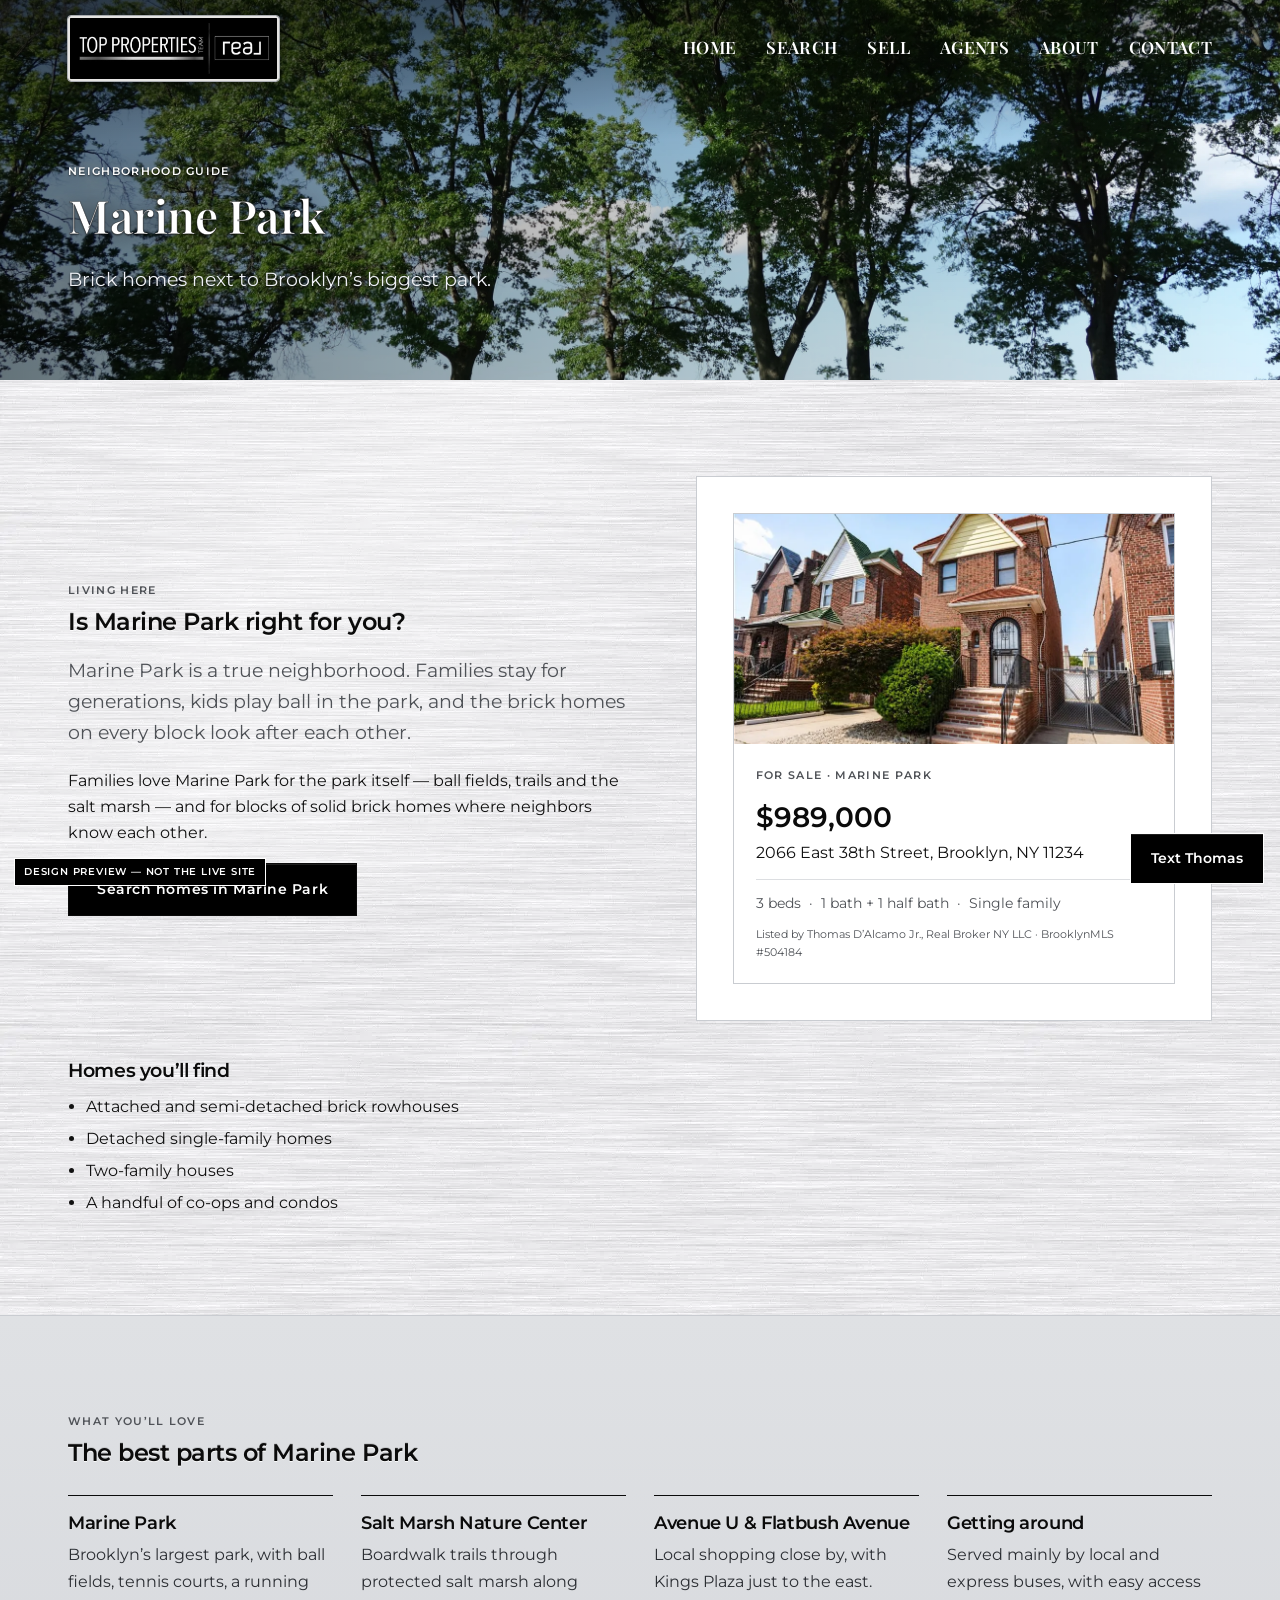
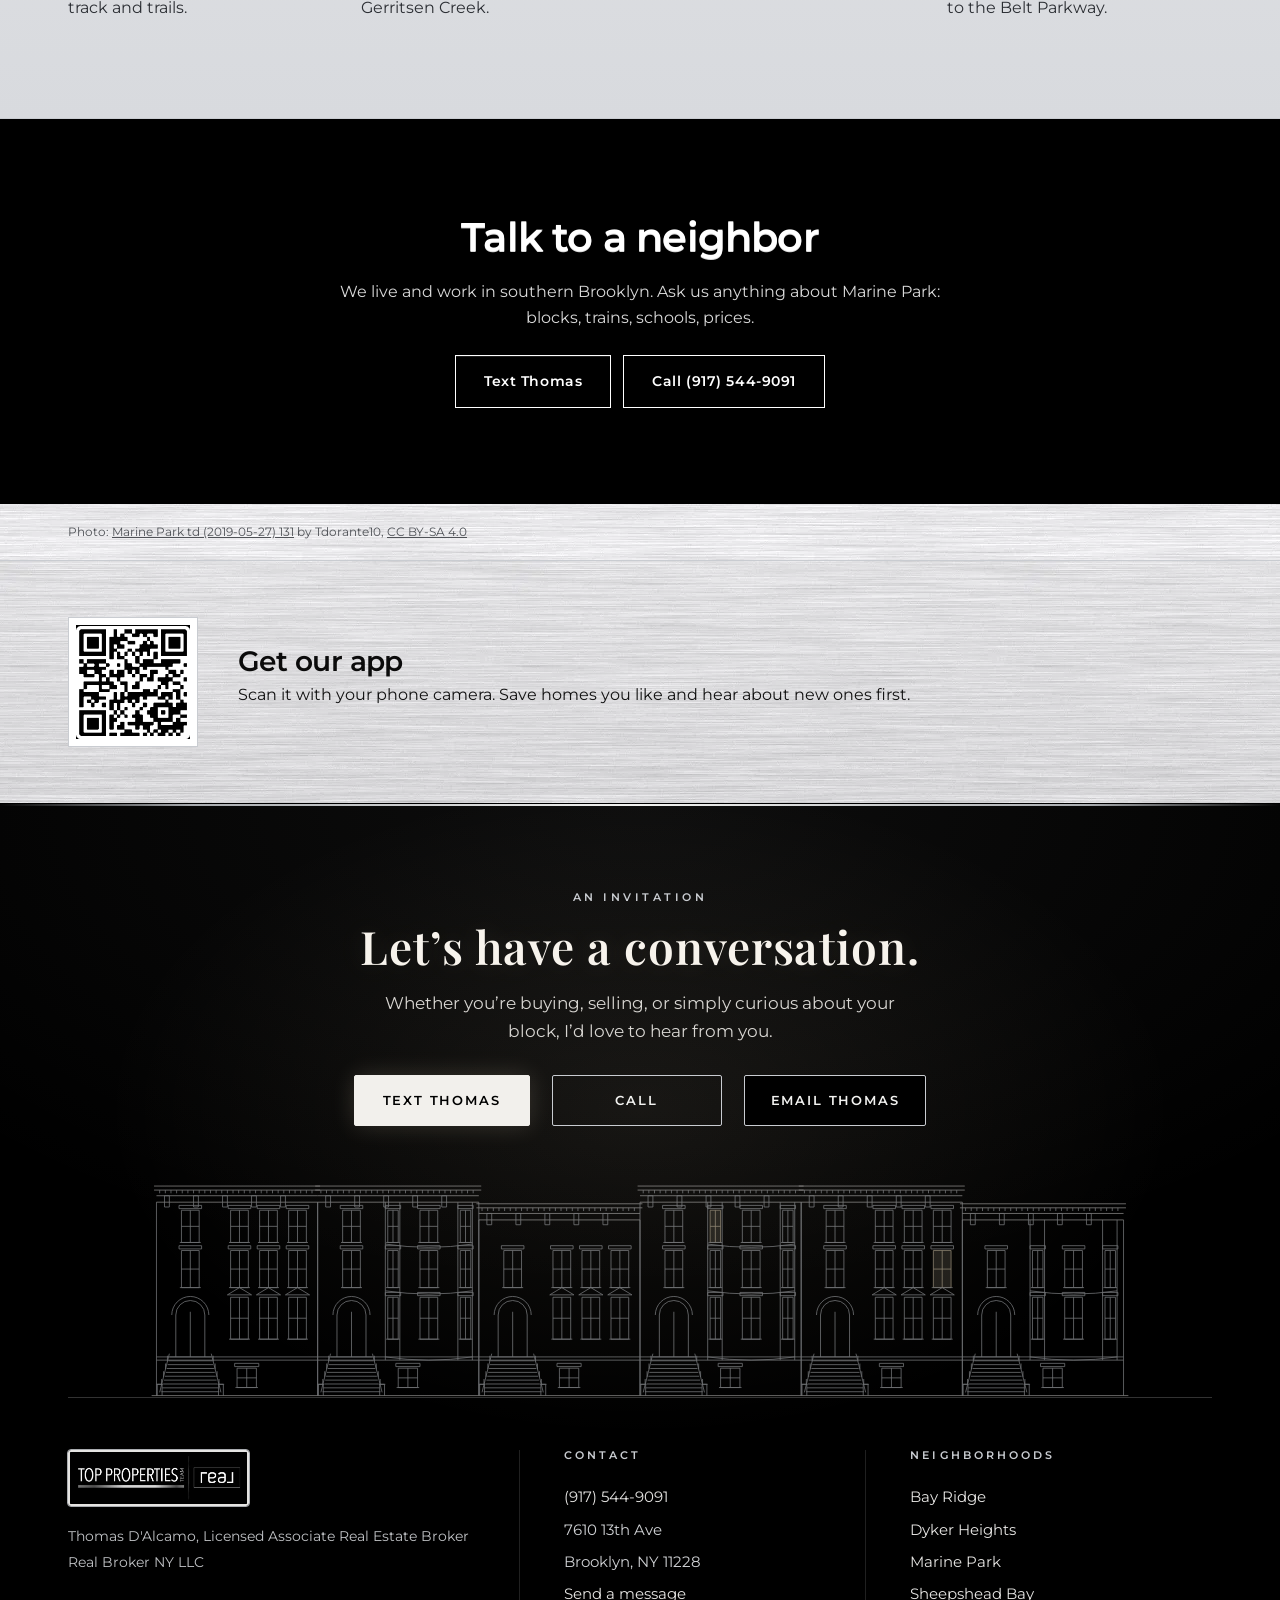
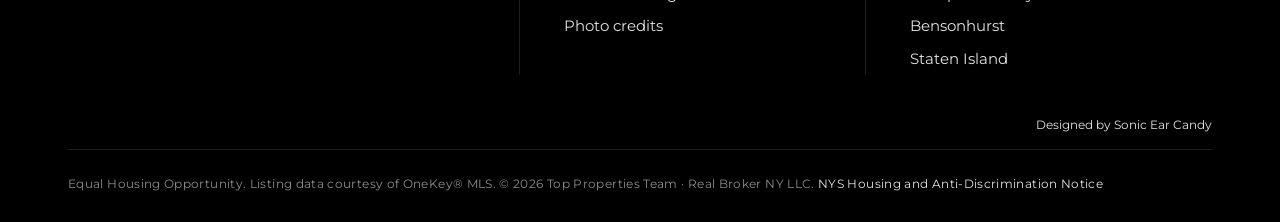
<file: marine-park.html>
<!doctype html><html lang="en"><head><meta charset="utf-8"><meta name="viewport" content="width=device-width,initial-scale=1">
<!-- Google tag (gtag.js) -->
<script async src="https://www.googletagmanager.com/gtag/js?id=G-0NTC9R6F60"></script>
<script>
  window.dataLayer = window.dataLayer || [];
  function gtag(){dataLayer.push(arguments);}
  gtag('js', new Date());
  gtag('config', 'G-0NTC9R6F60');
</script>
<meta name="robots" content="noindex,nofollow"><title>Marine Park | Top Properties Team — Brooklyn Real Estate</title>
<meta name="description" content="Top Properties Team at Real Broker NY: Brooklyn real estate in Bay Ridge, Dyker Heights, Marine Park, Sheepshead Bay, Bensonhurst and Staten Island. Call or text (917) 544-9091.">
<link rel="icon" href="img/favicon.png"><link rel="preconnect" href="https://fonts.googleapis.com"><link rel="preconnect" href="https://fonts.gstatic.com" crossorigin>
<link href="https://fonts.googleapis.com/css2?family=Montserrat:wght@400;600&family=Playfair+Display:wght@600&display=swap" rel="stylesheet" media="print" onload="this.media='all'">
<link rel="preload" as="image" href="img/marine-park.webp?v=hq5" media="(min-width:701px)" fetchpriority="high"><link rel="preload" as="image" href="img/marine-park-m.webp?v=hq5" media="(max-width:700px)" fetchpriority="high">
<link rel="stylesheet" href="style.css?v=ct4"></head><body>
<header><div class="wrap nav"><a href="index.html"><img loading="lazy" src="img/logo-hd.webp" width="679" height="200" alt="Top Properties Team · Real"></a>
<button class="burger" aria-label="Menu" onclick="document.querySelector('.menu').classList.toggle('open')">&#9776;</button><ul class="menu"><li><a href="index.html">HOME</a></li><li><a href="https://toppropertiesnyc.com/listing" target="_blank" rel="noopener">SEARCH</a></li><li><a href="sell.html">SELL</a></li><li><a href="team.html">AGENTS</a></li><li><a href="about.html">ABOUT</a></li><li><a href="contact.html">CONTACT</a></li></ul></div></header>
<div class="hero small"><div class="kb" style="--bgm:url(img/marine-park-m.webp?v=hq5);background-image:url(img/marine-park.webp?v=hq5)"></div><div class="wrap"><div class="eyebrow" style="color:#FFFFFF">Neighborhood guide</div><h1>Marine Park</h1><p>Brick homes next to Brooklyn’s biggest park.</p></div></div>
<section><div class="wrap split"><div><div class="eyebrow">Living here</div><h2>Is Marine Park right for you?</h2><p class="lead">Marine Park is a true neighborhood. Families stay for generations, kids play ball in the park, and the brick homes on every block look after each other.</p><p>Families love Marine Park for the park itself — ball fields, trails and the salt marsh — and for blocks of solid brick homes where neighbors know each other.</p><a class="btn" href="https://toppropertiesnyc.com/listing" target="_blank" rel="noopener">Search homes in Marine Park</a></div><div class="areaside"><a class="card lcard flat" href="https://www.brooklynmls.com/listing/504184" target="_blank" rel="noopener"><img loading="lazy" src="img/lst-2066-e38.webp" alt="2066 East 38th Street, Marine Park" width="900" height="600"><div class="b"><div class="eyebrow">For sale · Marine Park</div><div class="price">$989,000</div><div>2066 East 38th Street, Brooklyn, NY 11234</div><div class="meta">3 beds &nbsp;·&nbsp; 1 bath + 1 half bath &nbsp;·&nbsp; Single family</div><div class="src">Listed by Thomas D’Alcamo Jr., Real Broker NY LLC · BrooklynMLS #504184</div></div></a></div></div><div class="homesrow"><h3>Homes you’ll find</h3><ul class="homes"><li>Attached and semi-detached brick rowhouses</li><li>Detached single-family homes</li><li>Two-family houses</li><li>A handful of co-ops and condos</li></ul></div></section>
<section class="alt"><div class="wrap"><div class="eyebrow">What you’ll love</div><h2>The best parts of Marine Park</h2><div class="hls"><div class="hl"><h3>Marine Park</h3><p>Brooklyn’s largest park, with ball fields, tennis courts, a running track and trails.</p></div><div class="hl"><h3>Salt Marsh Nature Center</h3><p>Boardwalk trails through protected salt marsh along Gerritsen Creek.</p></div><div class="hl"><h3>Avenue U &amp; Flatbush Avenue</h3><p>Local shopping close by, with Kings Plaza just to the east.</p></div><div class="hl"><h3>Getting around</h3><p>Served mainly by local and express buses, with easy access to the Belt Parkway.</p></div></div></div></section>

<section class="talk"><div class="wrap"><h2>Talk to a neighbor</h2><p>We live and work in southern Brooklyn. Ask us anything about Marine Park: blocks, trains, schools, prices.</p><a class="btn" href="sms:+19175449091">Text Thomas</a> <a class="btn ghost" href="tel:+19175449091">Call (917) 544-9091</a></div></section>
<div class="wrap"><p class="credit">Photo: <a href="https://commons.wikimedia.org/wiki/File:Marine_Park_td_(2019-05-27)_131.jpg" target="_blank" rel="noopener">Marine Park td (2019-05-27) 131</a> by Tdorante10, <a href="https://creativecommons.org/licenses/by-sa/4.0/" target="_blank" rel="noopener">CC BY-SA 4.0</a></p></div>
<section class="app" style="padding:56px 0"><div class="wrap"><img loading="lazy" src="img/qr.png" alt="QR code to download the Top Properties Team app">
<div><h3>Get our app</h3><p style="margin:0 0 10px">Scan it with your phone camera. Save homes you like and hear about new ones first.</p>
</div></div></section>
<footer><div class="wrap"><div class="fcta"><p class="fey">An invitation</p><h2>Let&rsquo;s have a conversation.</h2><p class="fsub">Whether you&rsquo;re buying, selling, or simply curious about your block, I&rsquo;d love to hear from you.</p><div class="fbtns"><a class="btn light fpri" href="sms:+19175449091">Text Thomas</a> <a class="btn light" href="tel:+19175449091">Call</a> <a class="btn light fem" href="mailto:thomasdalcamo@gmail.com" aria-haspopup="dialog" aria-controls="emodal">Email Thomas</a></div></div><div class="farchw"><svg class="farch" viewBox="-8 30 1216 272" preserveAspectRatio="xMidYMax meet" aria-hidden="true" focusable="false"><g fill="none" stroke="#C9CCD1" stroke-width="1" vector-effect="non-scaling-stroke"><path d="M0 300V60M200 300V60"/><path d="M-3 40h206M-3 45h206M0 52h200M0 60h200" stroke="#E5E4E2"/><path d="M4 45v4M11 45v4M18 45v4M25 45v4M32 45v4M39 45v4M46 45v4M53 45v4M60 45v4M67 45v4M74 45v4M81 45v4M88 45v4M95 45v4M102 45v4M109 45v4M116 45v4M123 45v4M130 45v4M137 45v4M144 45v4M151 45v4M158 45v4M165 45v4M172 45v4M179 45v4M186 45v4M193 45v4"/><path d="M10 52h6v14h-6zM46 52h6v14h-6zM82 52h6v14h-6zM118 52h6v14h-6zM154 52h6v14h-6z"/><path d="M0 252h200M0 256h200"/><path d="M24 252V200a18 18 0 0 1 36 0V252M42 252V196"/><path d="M19 200a23 23 0 0 1 46 0"/><path d="M16.0 252.0h52.0"/><path d="M14.9 256.8h54.2"/><path d="M13.8 261.6h56.4"/><path d="M12.7 266.4h58.6"/><path d="M11.6 271.2h60.8"/><path d="M10.5 276.0h63.0"/><path d="M9.399999999999999 280.8h65.2"/><path d="M8.299999999999999 285.6h67.4"/><path d="M7.199999999999999 290.4h69.6"/><path d="M6.1 295.2h71.8"/><path d="M16 248L4 296M68 248L80 296"/><path d="M13.6 257.6v-7M11.2 267.2v-7M8.8 276.8v-7M6.4 286.4v-7M70.4 257.6v-7M72.8 267.2v-7M75.2 276.8v-7M77.6 286.4v-7"/><path d="M1 300v-14h6v14M77 300v-14h6v14M0 286h8M76 286h8"/><path d="M100 266h24v24h-24zM112.0 266v24M100 278.0h24"/><path d="M97 264h30v-4h-30z"/><path d="M98 290h28"/><path d="M92 178h22v52h-22zM103.0 178v52M92 204.0h22"/><path d="M88 175h30l-15.0 -9z"/><path d="M90 230h26"/><path d="M128 178h22v52h-22zM139.0 178v52M128 204.0h22"/><path d="M124 175h30l-15.0 -9z"/><path d="M126 230h26"/><path d="M164 178h22v52h-22zM175.0 178v52M164 204.0h22"/><path d="M160 175h30l-15.0 -9z"/><path d="M162 230h26"/><path d="M92 120h22v46h-22zM103.0 120v46M92 143.0h22"/><path d="M89 118h28v-4h-28z"/><path d="M90 166h26"/><path d="M128 120h22v46h-22zM139.0 120v46M128 143.0h22"/><path d="M125 118h28v-4h-28z"/><path d="M126 166h26"/><path d="M164 120h22v46h-22zM175.0 120v46M164 143.0h22"/><path d="M161 118h28v-4h-28z"/><path d="M162 166h26"/><path d="M31 120h22v46h-22zM42.0 120v46M31 143.0h22"/><path d="M28 118h28v-4h-28z"/><path d="M29 166h26"/><path d="M92 70h22v40h-22zM103.0 70v40M92 90.0h22"/><path d="M89 68h28v-4h-28z"/><path d="M90 110h26"/><path d="M128 70h22v40h-22zM139.0 70v40M128 90.0h22"/><path d="M125 68h28v-4h-28z"/><path d="M126 110h26"/><path d="M164 70h22v40h-22zM175.0 70v40M164 90.0h22"/><path d="M161 68h28v-4h-28z"/><path d="M162 110h26"/><path d="M31 70h22v40h-22zM42.0 70v40M31 90.0h22"/><path d="M28 68h28v-4h-28z"/><path d="M29 110h26"/><path d="M200 300V60M400 300V60"/><path d="M197 40h206M197 45h206M200 52h200M200 60h200" stroke="#E5E4E2"/><path d="M204 45v4M211 45v4M218 45v4M225 45v4M232 45v4M239 45v4M246 45v4M253 45v4M260 45v4M267 45v4M274 45v4M281 45v4M288 45v4M295 45v4M302 45v4M309 45v4M316 45v4M323 45v4M330 45v4M337 45v4M344 45v4M351 45v4M358 45v4M365 45v4M372 45v4M379 45v4M386 45v4M393 45v4"/><path d="M210 52h6v14h-6zM246 52h6v14h-6zM282 52h6v14h-6zM318 52h6v14h-6zM354 52h6v14h-6z"/><path d="M200 252h200M200 256h200"/><path d="M224 252V200a18 18 0 0 1 36 0V252M242 252V196"/><path d="M219 200a23 23 0 0 1 46 0"/><path d="M216.0 252.0h52.0"/><path d="M214.9 256.8h54.2"/><path d="M213.8 261.6h56.4"/><path d="M212.7 266.4h58.6"/><path d="M211.6 271.2h60.8"/><path d="M210.5 276.0h63.0"/><path d="M209.4 280.8h65.2"/><path d="M208.3 285.6h67.4"/><path d="M207.2 290.4h69.6"/><path d="M206.1 295.2h71.8"/><path d="M216 248L204 296M268 248L280 296"/><path d="M213.6 257.6v-7M211.2 267.2v-7M208.8 276.8v-7M206.4 286.4v-7M270.4 257.6v-7M272.8 267.2v-7M275.2 276.8v-7M277.6 286.4v-7"/><path d="M201 300v-14h6v14M277 300v-14h6v14M200 286h8M276 286h8"/><path d="M300 266h24v24h-24zM312.0 266v24M300 278.0h24"/><path d="M297 264h30v-4h-30z"/><path d="M298 290h28"/><path d="M284 256V60M392 256V60M302 256V60M374 256V60"/><path d="M284 252Q338 260 392 252"/><path d="M284 170Q338 178 392 170"/><path d="M284 112Q338 120 392 112"/><path d="M287 178h13v52h-13zM293.5 178v52M287 204.0h13"/><path d="M284 176h19v-4h-19z"/><path d="M285 230h17"/><path d="M327 178h22v52h-22zM338.0 178v52M327 204.0h22"/><path d="M324 176h28v-4h-28z"/><path d="M325 230h26"/><path d="M377 178h13v52h-13zM383.5 178v52M377 204.0h13"/><path d="M374 176h19v-4h-19z"/><path d="M375 230h17"/><path d="M287 120h13v46h-13zM293.5 120v46M287 143.0h13"/><path d="M284 118h19v-4h-19z"/><path d="M285 166h17"/><path d="M327 120h22v46h-22zM338.0 120v46M327 143.0h22"/><path d="M324 118h28v-4h-28z"/><path d="M325 166h26"/><path d="M377 120h13v46h-13zM383.5 120v46M377 143.0h13"/><path d="M374 118h19v-4h-19z"/><path d="M375 166h17"/><path d="M231 120h22v46h-22zM242.0 120v46M231 143.0h22"/><path d="M228 118h28v-4h-28z"/><path d="M229 166h26"/><path d="M287 70h13v40h-13zM293.5 70v40M287 90.0h13"/><path d="M284 68h19v-4h-19z"/><path d="M285 110h17"/><path d="M327 70h22v40h-22zM338.0 70v40M327 90.0h22"/><path d="M324 68h28v-4h-28z"/><path d="M325 110h26"/><path d="M377 70h13v40h-13zM383.5 70v40M377 90.0h13"/><path d="M374 68h19v-4h-19z"/><path d="M375 110h17"/><path d="M231 70h22v40h-22zM242.0 70v40M231 90.0h22"/><path d="M228 68h28v-4h-28z"/><path d="M229 110h26"/><path d="M400 300V82M600 300V82"/><path d="M397 62h206M397 67h206M400 74h200M400 82h200" stroke="#E5E4E2"/><path d="M404 67v4M411 67v4M418 67v4M425 67v4M432 67v4M439 67v4M446 67v4M453 67v4M460 67v4M467 67v4M474 67v4M481 67v4M488 67v4M495 67v4M502 67v4M509 67v4M516 67v4M523 67v4M530 67v4M537 67v4M544 67v4M551 67v4M558 67v4M565 67v4M572 67v4M579 67v4M586 67v4M593 67v4"/><path d="M410 74h6v14h-6zM446 74h6v14h-6zM482 74h6v14h-6zM518 74h6v14h-6zM554 74h6v14h-6z"/><path d="M400 252h200M400 256h200"/><path d="M424 252V200a18 18 0 0 1 36 0V252M442 252V196"/><path d="M419 200a23 23 0 0 1 46 0"/><path d="M416.0 252.0h52.0"/><path d="M414.9 256.8h54.2"/><path d="M413.8 261.6h56.4"/><path d="M412.7 266.4h58.6"/><path d="M411.6 271.2h60.8"/><path d="M410.5 276.0h63.0"/><path d="M409.4 280.8h65.2"/><path d="M408.3 285.6h67.4"/><path d="M407.2 290.4h69.6"/><path d="M406.1 295.2h71.8"/><path d="M416 248L404 296M468 248L480 296"/><path d="M413.6 257.6v-7M411.2 267.2v-7M408.8 276.8v-7M406.4 286.4v-7M470.4 257.6v-7M472.8 267.2v-7M475.2 276.8v-7M477.6 286.4v-7"/><path d="M401 300v-14h6v14M477 300v-14h6v14M400 286h8M476 286h8"/><path d="M500 266h24v24h-24zM512.0 266v24M500 278.0h24"/><path d="M497 264h30v-4h-30z"/><path d="M498 290h28"/><path d="M492 178h22v52h-22zM503.0 178v52M492 204.0h22"/><path d="M488 175h30l-15.0 -9z"/><path d="M490 230h26"/><path d="M528 178h22v52h-22zM539.0 178v52M528 204.0h22"/><path d="M524 175h30l-15.0 -9z"/><path d="M526 230h26"/><path d="M564 178h22v52h-22zM575.0 178v52M564 204.0h22"/><path d="M560 175h30l-15.0 -9z"/><path d="M562 230h26"/><path d="M492 120h22v46h-22zM503.0 120v46M492 143.0h22"/><path d="M489 118h28v-4h-28z"/><path d="M490 166h26"/><path d="M528 120h22v46h-22zM539.0 120v46M528 143.0h22"/><path d="M525 118h28v-4h-28z"/><path d="M526 166h26"/><path d="M564 120h22v46h-22zM575.0 120v46M564 143.0h22"/><path d="M561 118h28v-4h-28z"/><path d="M562 166h26"/><path d="M431 120h22v46h-22zM442.0 120v46M431 143.0h22"/><path d="M428 118h28v-4h-28z"/><path d="M429 166h26"/><path d="M600 300V60M800 300V60"/><path d="M597 40h206M597 45h206M600 52h200M600 60h200" stroke="#E5E4E2"/><path d="M604 45v4M611 45v4M618 45v4M625 45v4M632 45v4M639 45v4M646 45v4M653 45v4M660 45v4M667 45v4M674 45v4M681 45v4M688 45v4M695 45v4M702 45v4M709 45v4M716 45v4M723 45v4M730 45v4M737 45v4M744 45v4M751 45v4M758 45v4M765 45v4M772 45v4M779 45v4M786 45v4M793 45v4"/><path d="M610 52h6v14h-6zM646 52h6v14h-6zM682 52h6v14h-6zM718 52h6v14h-6zM754 52h6v14h-6z"/><path d="M600 252h200M600 256h200"/><path d="M624 252V200a18 18 0 0 1 36 0V252M642 252V196"/><path d="M619 200a23 23 0 0 1 46 0"/><path d="M616.0 252.0h52.0"/><path d="M614.9 256.8h54.2"/><path d="M613.8 261.6h56.4"/><path d="M612.7 266.4h58.6"/><path d="M611.6 271.2h60.8"/><path d="M610.5 276.0h63.0"/><path d="M609.4 280.8h65.2"/><path d="M608.3 285.6h67.4"/><path d="M607.2 290.4h69.6"/><path d="M606.1 295.2h71.8"/><path d="M616 248L604 296M668 248L680 296"/><path d="M613.6 257.6v-7M611.2 267.2v-7M608.8 276.8v-7M606.4 286.4v-7M670.4 257.6v-7M672.8 267.2v-7M675.2 276.8v-7M677.6 286.4v-7"/><path d="M601 300v-14h6v14M677 300v-14h6v14M600 286h8M676 286h8"/><path d="M700 266h24v24h-24zM712.0 266v24M700 278.0h24"/><path d="M697 264h30v-4h-30z"/><path d="M698 290h28"/><path d="M684 256V60M792 256V60M702 256V60M774 256V60"/><path d="M684 252Q738 260 792 252"/><path d="M684 170Q738 178 792 170"/><path d="M684 112Q738 120 792 112"/><path d="M687 178h13v52h-13zM693.5 178v52M687 204.0h13"/><path d="M684 176h19v-4h-19z"/><path d="M685 230h17"/><path d="M727 178h22v52h-22zM738.0 178v52M727 204.0h22"/><path d="M724 176h28v-4h-28z"/><path d="M725 230h26"/><path d="M777 178h13v52h-13zM783.5 178v52M777 204.0h13"/><path d="M774 176h19v-4h-19z"/><path d="M775 230h17"/><path d="M687 120h13v46h-13zM693.5 120v46M687 143.0h13"/><path d="M684 118h19v-4h-19z"/><path d="M685 166h17"/><path d="M727 120h22v46h-22zM738.0 120v46M727 143.0h22"/><path d="M724 118h28v-4h-28z"/><path d="M725 166h26"/><path d="M777 120h13v46h-13zM783.5 120v46M777 143.0h13"/><path d="M774 118h19v-4h-19z"/><path d="M775 166h17"/><path d="M631 120h22v46h-22zM642.0 120v46M631 143.0h22"/><path d="M628 118h28v-4h-28z"/><path d="M629 166h26"/><path d="M687 70h13v40h-13zM693.5 70v40M687 90.0h13" fill="#F6E7C8" fill-opacity=".24" stroke="#F3E3C3"/><path d="M684 68h19v-4h-19z"/><path d="M685 110h17"/><path d="M727 70h22v40h-22zM738.0 70v40M727 90.0h22"/><path d="M724 68h28v-4h-28z"/><path d="M725 110h26"/><path d="M777 70h13v40h-13zM783.5 70v40M777 90.0h13"/><path d="M774 68h19v-4h-19z"/><path d="M775 110h17"/><path d="M631 70h22v40h-22zM642.0 70v40M631 90.0h22"/><path d="M628 68h28v-4h-28z"/><path d="M629 110h26"/><path d="M800 300V60M1000 300V60"/><path d="M797 40h206M797 45h206M800 52h200M800 60h200" stroke="#E5E4E2"/><path d="M804 45v4M811 45v4M818 45v4M825 45v4M832 45v4M839 45v4M846 45v4M853 45v4M860 45v4M867 45v4M874 45v4M881 45v4M888 45v4M895 45v4M902 45v4M909 45v4M916 45v4M923 45v4M930 45v4M937 45v4M944 45v4M951 45v4M958 45v4M965 45v4M972 45v4M979 45v4M986 45v4M993 45v4"/><path d="M810 52h6v14h-6zM846 52h6v14h-6zM882 52h6v14h-6zM918 52h6v14h-6zM954 52h6v14h-6z"/><path d="M800 252h200M800 256h200"/><path d="M824 252V200a18 18 0 0 1 36 0V252M842 252V196"/><path d="M819 200a23 23 0 0 1 46 0"/><path d="M816.0 252.0h52.0"/><path d="M814.9 256.8h54.2"/><path d="M813.8 261.6h56.4"/><path d="M812.7 266.4h58.6"/><path d="M811.6 271.2h60.8"/><path d="M810.5 276.0h63.0"/><path d="M809.4 280.8h65.2"/><path d="M808.3 285.6h67.4"/><path d="M807.2 290.4h69.6"/><path d="M806.1 295.2h71.8"/><path d="M816 248L804 296M868 248L880 296"/><path d="M813.6 257.6v-7M811.2 267.2v-7M808.8 276.8v-7M806.4 286.4v-7M870.4 257.6v-7M872.8 267.2v-7M875.2 276.8v-7M877.6 286.4v-7"/><path d="M801 300v-14h6v14M877 300v-14h6v14M800 286h8M876 286h8"/><path d="M900 266h24v24h-24zM912.0 266v24M900 278.0h24"/><path d="M897 264h30v-4h-30z"/><path d="M898 290h28"/><path d="M892 178h22v52h-22zM903.0 178v52M892 204.0h22"/><path d="M888 175h30l-15.0 -9z"/><path d="M890 230h26"/><path d="M928 178h22v52h-22zM939.0 178v52M928 204.0h22"/><path d="M924 175h30l-15.0 -9z"/><path d="M926 230h26"/><path d="M964 178h22v52h-22zM975.0 178v52M964 204.0h22"/><path d="M960 175h30l-15.0 -9z"/><path d="M962 230h26"/><path d="M892 120h22v46h-22zM903.0 120v46M892 143.0h22"/><path d="M889 118h28v-4h-28z"/><path d="M890 166h26"/><path d="M928 120h22v46h-22zM939.0 120v46M928 143.0h22"/><path d="M925 118h28v-4h-28z"/><path d="M926 166h26"/><path d="M964 120h22v46h-22zM975.0 120v46M964 143.0h22" fill="#F6E7C8" fill-opacity=".24" stroke="#F3E3C3"/><path d="M961 118h28v-4h-28z"/><path d="M962 166h26"/><path d="M831 120h22v46h-22zM842.0 120v46M831 143.0h22"/><path d="M828 118h28v-4h-28z"/><path d="M829 166h26"/><path d="M892 70h22v40h-22zM903.0 70v40M892 90.0h22"/><path d="M889 68h28v-4h-28z"/><path d="M890 110h26"/><path d="M928 70h22v40h-22zM939.0 70v40M928 90.0h22"/><path d="M925 68h28v-4h-28z"/><path d="M926 110h26"/><path d="M964 70h22v40h-22zM975.0 70v40M964 90.0h22"/><path d="M961 68h28v-4h-28z"/><path d="M962 110h26"/><path d="M831 70h22v40h-22zM842.0 70v40M831 90.0h22"/><path d="M828 68h28v-4h-28z"/><path d="M829 110h26"/><path d="M1000 300V82M1200 300V82"/><path d="M997 62h206M997 67h206M1000 74h200M1000 82h200" stroke="#E5E4E2"/><path d="M1004 67v4M1011 67v4M1018 67v4M1025 67v4M1032 67v4M1039 67v4M1046 67v4M1053 67v4M1060 67v4M1067 67v4M1074 67v4M1081 67v4M1088 67v4M1095 67v4M1102 67v4M1109 67v4M1116 67v4M1123 67v4M1130 67v4M1137 67v4M1144 67v4M1151 67v4M1158 67v4M1165 67v4M1172 67v4M1179 67v4M1186 67v4M1193 67v4"/><path d="M1010 74h6v14h-6zM1046 74h6v14h-6zM1082 74h6v14h-6zM1118 74h6v14h-6zM1154 74h6v14h-6z"/><path d="M1000 252h200M1000 256h200"/><path d="M1024 252V200a18 18 0 0 1 36 0V252M1042 252V196"/><path d="M1019 200a23 23 0 0 1 46 0"/><path d="M1016.0 252.0h52.0"/><path d="M1014.9 256.8h54.2"/><path d="M1013.8 261.6h56.4"/><path d="M1012.7 266.4h58.6"/><path d="M1011.6 271.2h60.8"/><path d="M1010.5 276.0h63.0"/><path d="M1009.4 280.8h65.2"/><path d="M1008.3 285.6h67.4"/><path d="M1007.2 290.4h69.6"/><path d="M1006.1 295.2h71.8"/><path d="M1016 248L1004 296M1068 248L1080 296"/><path d="M1013.6 257.6v-7M1011.2 267.2v-7M1008.8 276.8v-7M1006.4 286.4v-7M1070.4 257.6v-7M1072.8 267.2v-7M1075.2 276.8v-7M1077.6 286.4v-7"/><path d="M1001 300v-14h6v14M1077 300v-14h6v14M1000 286h8M1076 286h8"/><path d="M1100 266h24v24h-24zM1112.0 266v24M1100 278.0h24"/><path d="M1097 264h30v-4h-30z"/><path d="M1098 290h28"/><path d="M1084 256V82M1192 256V82M1102 256V82M1174 256V82"/><path d="M1084 252Q1138 260 1192 252"/><path d="M1084 170Q1138 178 1192 170"/><path d="M1087 178h13v52h-13zM1093.5 178v52M1087 204.0h13"/><path d="M1084 176h19v-4h-19z"/><path d="M1085 230h17"/><path d="M1127 178h22v52h-22zM1138.0 178v52M1127 204.0h22"/><path d="M1124 176h28v-4h-28z"/><path d="M1125 230h26"/><path d="M1177 178h13v52h-13zM1183.5 178v52M1177 204.0h13"/><path d="M1174 176h19v-4h-19z"/><path d="M1175 230h17"/><path d="M1087 120h13v46h-13zM1093.5 120v46M1087 143.0h13"/><path d="M1084 118h19v-4h-19z"/><path d="M1085 166h17"/><path d="M1127 120h22v46h-22zM1138.0 120v46M1127 143.0h22"/><path d="M1124 118h28v-4h-28z"/><path d="M1125 166h26"/><path d="M1177 120h13v46h-13zM1183.5 120v46M1177 143.0h13"/><path d="M1174 118h19v-4h-19z"/><path d="M1175 166h17"/><path d="M1031 120h22v46h-22zM1042.0 120v46M1031 143.0h22"/><path d="M1028 118h28v-4h-28z"/><path d="M1029 166h26"/><path d="M-6 300H1206" stroke="#E5E4E2"/></g></svg></div><div class="cols"><div><img loading="lazy" src="img/logo-hd.webp" width="679" height="200" alt="Top Properties Team" style="height:56px;margin-bottom:18px">
<p>Thomas D'Alcamo, Licensed Associate Real Estate Broker<br>Real Broker NY LLC</p></div>
<div><h2 class="fh">Contact</h2><ul><li><a href="tel:+19175449091">(917) 544-9091</a></li><li>7610 13th Ave<br>Brooklyn, NY 11228</li><li><a href="contact.html">Send a message</a></li><li><a href="credits.html">Photo credits</a></li></ul></div>
<div><h2 class="fh">Neighborhoods</h2><ul><li><a href="bay-ridge.html">Bay Ridge</a></li><li><a href="dyker-heights.html">Dyker Heights</a></li><li><a href="marine-park.html">Marine Park</a></li><li><a href="sheepshead-bay.html">Sheepshead Bay</a></li><li><a href="bensonhurst.html">Bensonhurst</a></li><li><a href="staten-island.html">Staten Island</a></li></ul></div></div>
<div class="dby"><a href="https://sonicearcandy.com/web-design/" target="_blank" rel="noopener">Designed by Sonic Ear Candy</a></div><div class="legal">Equal Housing Opportunity. Listing data courtesy of OneKey® MLS. © 2026 Top Properties Team · Real Broker NY LLC. <a href="https://dos.ny.gov/system/files/documents/2025/03/nys-housing-and-anti-discrimination-notice_02.2025.pdf" target="_blank" rel="noopener">NYS Housing and Anti-Discrimination Notice</a></div></div></footer><div id="emodal" class="emodal" hidden><div class="emcard" role="dialog" aria-modal="true" aria-labelledby="emh"><button type="button" class="emx" aria-label="Close">&times;</button><p class="fey">Email</p><h2 id="emh">Send Thomas a note</h2><form novalidate><label>Your name <span>(optional)</span><input name="name" autocomplete="name"></label><label>Message<textarea name="message" rows="5" required placeholder="Hi Thomas, I&rsquo;m interested in&hellip;"></textarea></label><button type="submit" class="btn light fpri emsend">Send</button></form><p class="emalt">Or email <a href="mailto:thomasdalcamo@gmail.com">thomasdalcamo@gmail.com</a> directly</p></div></div><script src="modal.js?v=em6" defer></script>
<div class="preview">DESIGN PREVIEW — NOT THE LIVE SITE</div><div class="fab"><a class="call" href="tel:+19175449091">Call</a><a href="sms:+19175449091">Text Thomas</a></div>
<script>document.querySelectorAll('.car').forEach(c=>{const t=c.querySelector('.track');c.querySelectorAll('[data-d]').forEach(b=>b.onclick=()=>t.scrollBy({left:b.dataset.d*t.clientWidth*.9,behavior:'smooth'}))});
document.querySelectorAll('form.vform').forEach(f=>f.onsubmit=e=>{e.preventDefault();f.querySelector('.toast').style.display='block'});
document.querySelectorAll('form.srch').forEach(f=>f.onsubmit=e=>{e.preventDefault();window.open('https://toppropertiesnyc.com/listing','_blank','noopener')});
const H=document.querySelector('header'),f=()=>H.classList.toggle('sc',scrollY>40);addEventListener('scroll',f,{passive:true});f();
if(!matchMedia('(prefers-reduced-motion: reduce)').matches&&'IntersectionObserver' in window){const io=new IntersectionObserver(es=>es.forEach(e=>{if(e.isIntersecting){e.target.classList.add('in');io.unobserve(e.target)}}),{threshold:.12});document.querySelectorAll('section,.trust').forEach(el=>{el.classList.add('rv');io.observe(el)})}
document.querySelectorAll('.wiz').forEach(w=>{const st=[...w.querySelectorAll('.st')],sn=w.querySelector('.sn');let i=0;const go=()=>{st.forEach((s,k)=>s.classList.toggle('on',k==++i-1+0&&false||k==i));sn.textContent=Math.min(i+1,3);if(i==3)w.querySelector('.eyebrow').textContent='Done'};
w.querySelectorAll('.nx').forEach(b=>b.onclick=()=>{i++;st.forEach((s,k)=>s.classList.toggle('on',k==i));sn.textContent=Math.min(i+1,3)});w.querySelectorAll('.chips button').forEach(b=>b.onclick=()=>{i=3;st.forEach((s,k)=>s.classList.toggle('on',k==3));w.querySelector('.eyebrow').textContent='Done'})});

if(!matchMedia('(prefers-reduced-motion: reduce)').matches&&'IntersectionObserver' in window){const co=new IntersectionObserver(es=>es.forEach(e=>{if(!e.isIntersecting)return;co.unobserve(e.target);const el=e.target,n=+el.dataset.n,d=+(el.dataset.d||0),t0=performance.now(),suf=el.textContent.replace(/[0-9.,]/g,'');const step=t=>{const p=Math.min((t-t0)/1400,1),v=n*(1-Math.pow(1-p,3));el.textContent=(d?v.toFixed(d):Math.round(v).toLocaleString('en-US'))+suf;if(p<1)requestAnimationFrame(step)};requestAnimationFrame(step)}),{threshold:.6});document.querySelectorAll('[data-n]').forEach(el=>co.observe(el))}
</script>
</body></html>
</file>
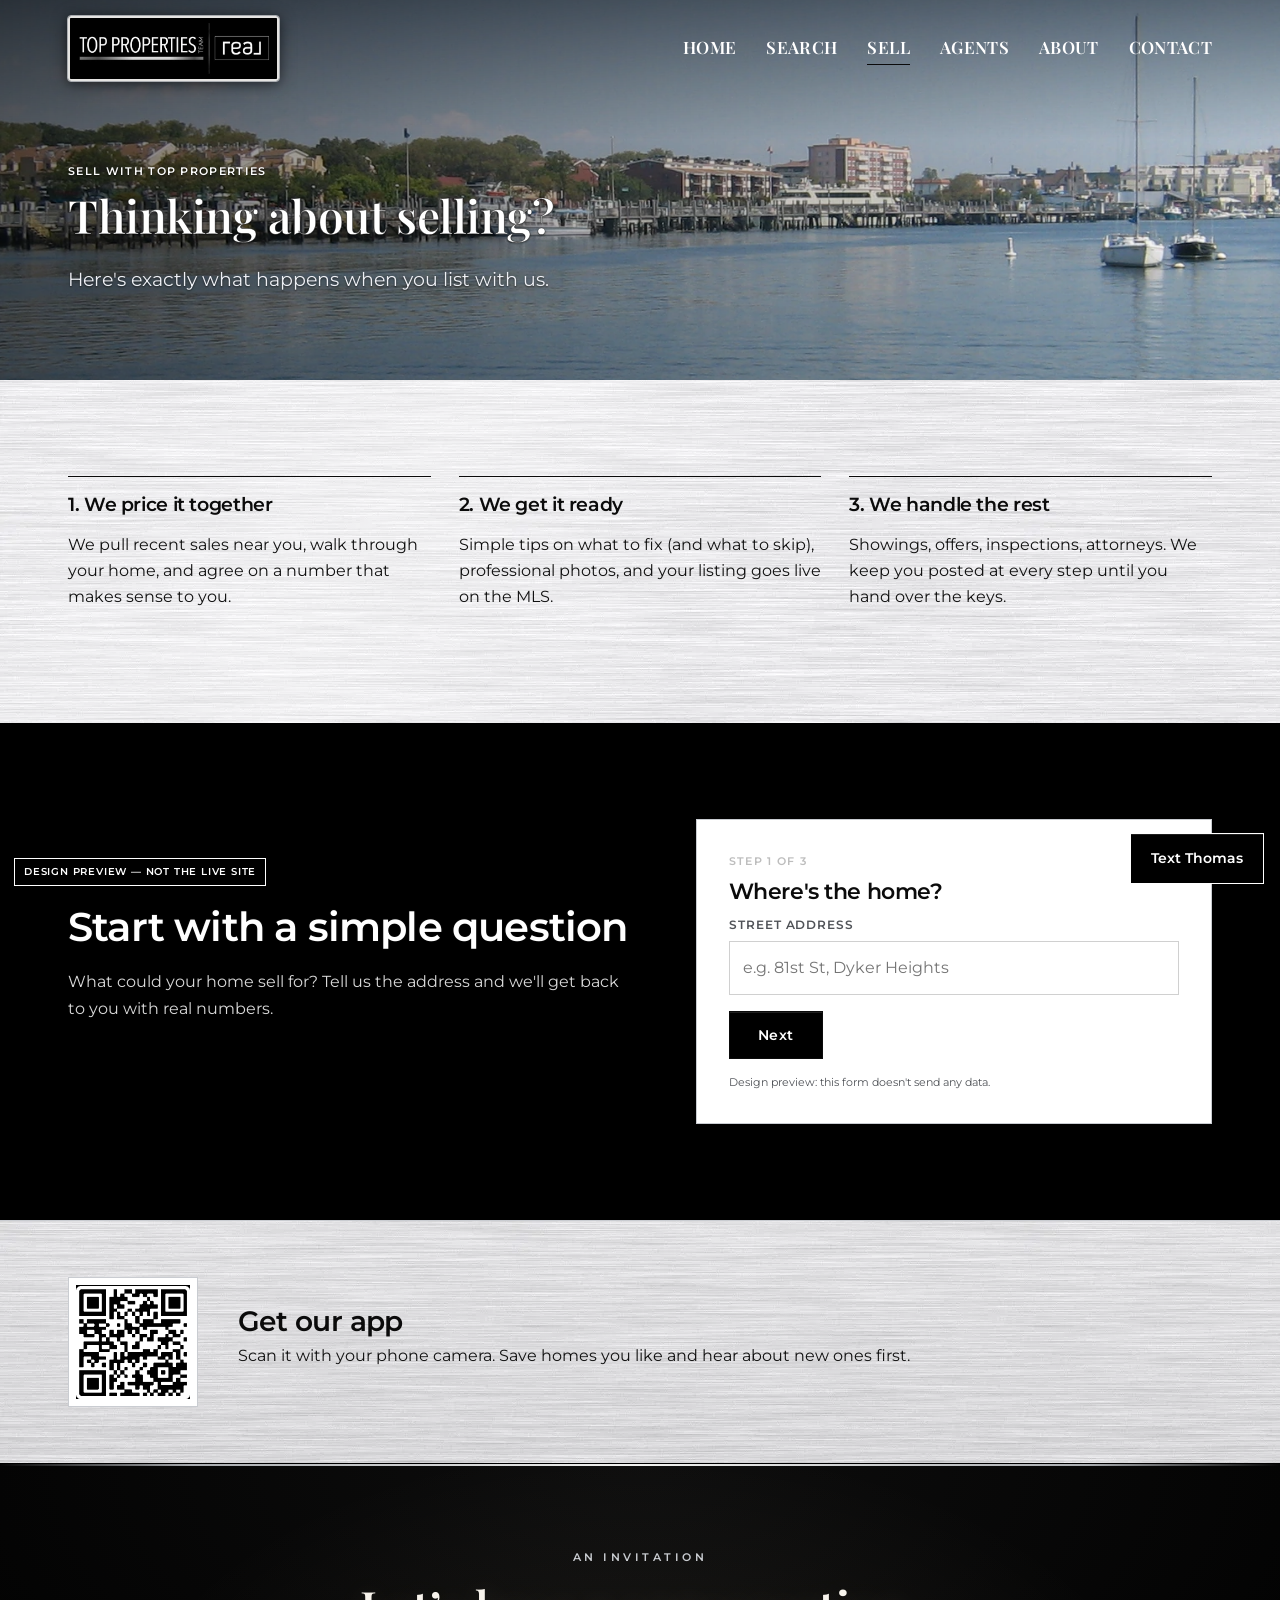
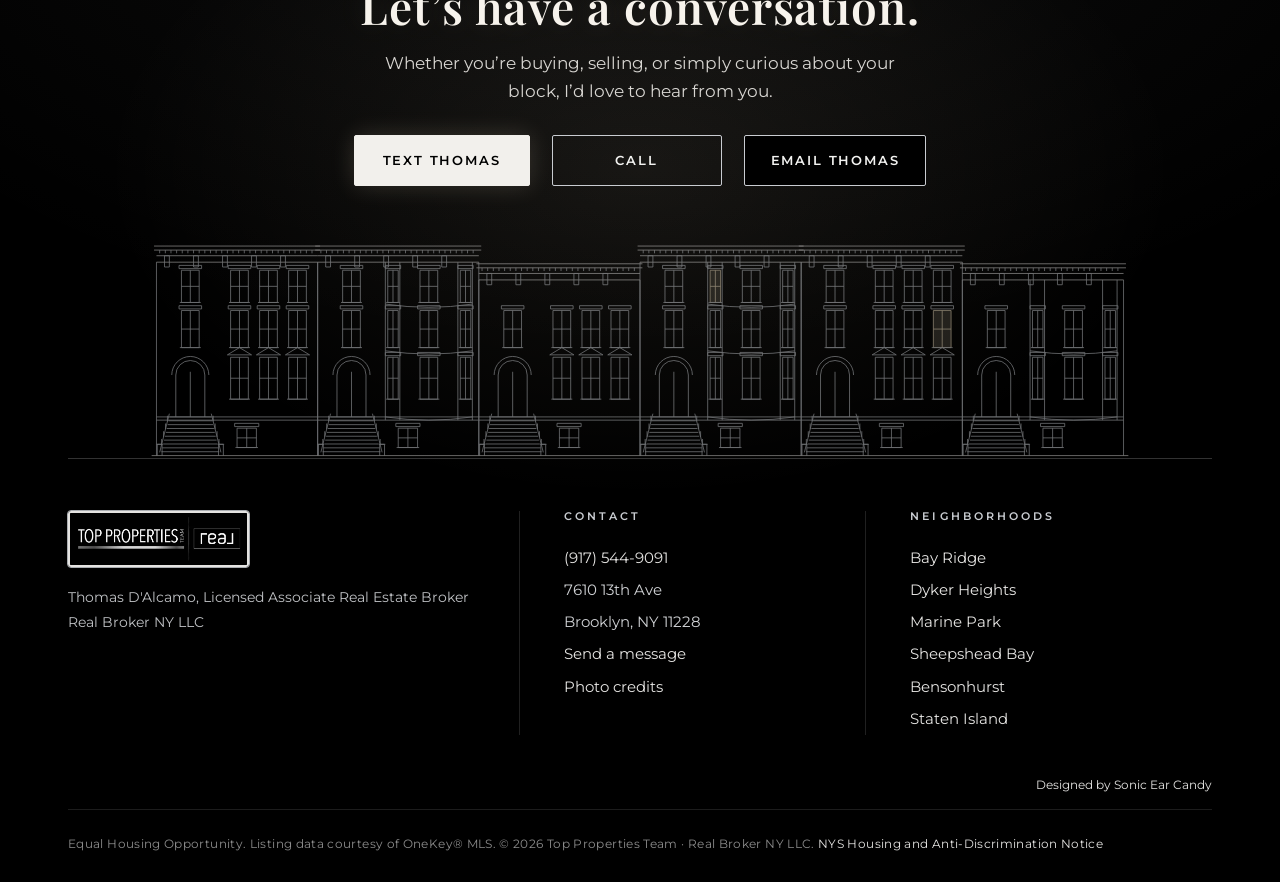
<file: sell.html>
<!doctype html><html lang="en"><head><meta charset="utf-8"><meta name="viewport" content="width=device-width,initial-scale=1">
<!-- Google tag (gtag.js) -->
<script async src="https://www.googletagmanager.com/gtag/js?id=G-0NTC9R6F60"></script>
<script>
  window.dataLayer = window.dataLayer || [];
  function gtag(){dataLayer.push(arguments);}
  gtag('js', new Date());
  gtag('config', 'G-0NTC9R6F60');
</script>
<meta name="robots" content="noindex,nofollow"><title>Sell | Top Properties Team — Brooklyn Real Estate</title>
<meta name="description" content="Top Properties Team at Real Broker NY: Brooklyn real estate in Bay Ridge, Dyker Heights, Marine Park, Sheepshead Bay, Bensonhurst and Staten Island. Call or text (917) 544-9091.">
<link rel="icon" href="img/favicon.png"><link rel="preconnect" href="https://fonts.googleapis.com"><link rel="preconnect" href="https://fonts.gstatic.com" crossorigin>
<link href="https://fonts.googleapis.com/css2?family=Montserrat:wght@400;600&family=Playfair+Display:wght@600&display=swap" rel="stylesheet" media="print" onload="this.media='all'">
<link rel="preload" as="image" href="img/sheepshead-bay.webp?v=hq5" media="(min-width:701px)" fetchpriority="high"><link rel="preload" as="image" href="img/sheepshead-bay-m.webp?v=hq5" media="(max-width:700px)" fetchpriority="high">
<link rel="stylesheet" href="style.css?v=ct4"></head><body>
<header><div class="wrap nav"><a href="index.html"><img loading="lazy" src="img/logo-hd.webp" width="679" height="200" alt="Top Properties Team · Real"></a>
<button class="burger" aria-label="Menu" onclick="document.querySelector('.menu').classList.toggle('open')">&#9776;</button><ul class="menu"><li><a href="index.html">HOME</a></li><li><a href="https://toppropertiesnyc.com/listing" target="_blank" rel="noopener">SEARCH</a></li><li><a href="sell.html" class="on">SELL</a></li><li><a href="team.html">AGENTS</a></li><li><a href="about.html">ABOUT</a></li><li><a href="contact.html">CONTACT</a></li></ul></div></header>
<div class="hero small"><div class="kb" style="--bgm:url(img/sheepshead-bay-m.webp?v=hq5);background-image:url(img/sheepshead-bay.webp?v=hq5);background-position:center 48% !important;background-size:170% auto !important"></div><div class="wrap"><div class="eyebrow" style="color:#FFFFFF">Sell with Top Properties</div><h1>Thinking about selling?</h1><p>Here's exactly what happens when you list with us.</p></div></div>
<section><div class="wrap"><div class="steps"><div class="step"><h3>1. We price it together</h3><p>We pull recent sales near you, walk through your home, and agree on a number that makes sense to you.</p></div><div class="step"><h3>2. We get it ready</h3><p>Simple tips on what to fix (and what to skip), professional photos, and your listing goes live on the MLS.</p></div><div class="step"><h3>3. We handle the rest</h3><p>Showings, offers, inspections, attorneys. We keep you posted at every step until you hand over the keys.</p></div></div></div></section>
<section class="band"><div class="wrap split"><div><h2>Start with a simple question</h2><p>What could your home sell for? Tell us the address and we'll get back to you with real numbers.</p></div><form class="vform wiz" action="#" onsubmit="return false"><div class="eyebrow">Step <span class="sn">1</span> of 3</div>
<div class="st on"><h3>Where's the home?</h3><label>Street address</label><input placeholder="e.g. 81st St, Dyker Heights"><button class="btn nx" type="button">Next</button></div>
<div class="st"><h3>Tell us a little about it</h3><label>Bedrooms</label><select><option>1</option><option>2</option><option selected>3</option><option>4</option><option>5+</option></select><label>Bathrooms</label><select><option>1</option><option selected>2</option><option>3</option><option>4+</option></select><button class="btn nx" type="button">Next</button></div>
<div class="st"><h3>When are you thinking of selling?</h3><div class="chips"><button type="button">Just curious</button><button type="button">In 3–6 months</button><button type="button">Within a year</button><button type="button">As soon as possible</button></div></div>
<div class="st"><h3>Thanks — that's all we need.</h3><p>On the real site, Thomas texts you back with what homes like yours have sold for nearby.</p><div class="toast" style="display:block">Preview only — nothing was sent.</div></div>
<p style="font-size:11px;color:#4F5257;margin:14px 0 0">Design preview: this form doesn't send any data.</p></form></div></section>
<section class="app" style="padding:56px 0"><div class="wrap"><img loading="lazy" src="img/qr.png" alt="QR code to download the Top Properties Team app">
<div><h3>Get our app</h3><p style="margin:0 0 10px">Scan it with your phone camera. Save homes you like and hear about new ones first.</p>
</div></div></section>
<footer><div class="wrap"><div class="fcta"><p class="fey">An invitation</p><h2>Let&rsquo;s have a conversation.</h2><p class="fsub">Whether you&rsquo;re buying, selling, or simply curious about your block, I&rsquo;d love to hear from you.</p><div class="fbtns"><a class="btn light fpri" href="sms:+19175449091">Text Thomas</a> <a class="btn light" href="tel:+19175449091">Call</a> <a class="btn light fem" href="mailto:thomasdalcamo@gmail.com" aria-haspopup="dialog" aria-controls="emodal">Email Thomas</a></div></div><div class="farchw"><svg class="farch" viewBox="-8 30 1216 272" preserveAspectRatio="xMidYMax meet" aria-hidden="true" focusable="false"><g fill="none" stroke="#C9CCD1" stroke-width="1" vector-effect="non-scaling-stroke"><path d="M0 300V60M200 300V60"/><path d="M-3 40h206M-3 45h206M0 52h200M0 60h200" stroke="#E5E4E2"/><path d="M4 45v4M11 45v4M18 45v4M25 45v4M32 45v4M39 45v4M46 45v4M53 45v4M60 45v4M67 45v4M74 45v4M81 45v4M88 45v4M95 45v4M102 45v4M109 45v4M116 45v4M123 45v4M130 45v4M137 45v4M144 45v4M151 45v4M158 45v4M165 45v4M172 45v4M179 45v4M186 45v4M193 45v4"/><path d="M10 52h6v14h-6zM46 52h6v14h-6zM82 52h6v14h-6zM118 52h6v14h-6zM154 52h6v14h-6z"/><path d="M0 252h200M0 256h200"/><path d="M24 252V200a18 18 0 0 1 36 0V252M42 252V196"/><path d="M19 200a23 23 0 0 1 46 0"/><path d="M16.0 252.0h52.0"/><path d="M14.9 256.8h54.2"/><path d="M13.8 261.6h56.4"/><path d="M12.7 266.4h58.6"/><path d="M11.6 271.2h60.8"/><path d="M10.5 276.0h63.0"/><path d="M9.399999999999999 280.8h65.2"/><path d="M8.299999999999999 285.6h67.4"/><path d="M7.199999999999999 290.4h69.6"/><path d="M6.1 295.2h71.8"/><path d="M16 248L4 296M68 248L80 296"/><path d="M13.6 257.6v-7M11.2 267.2v-7M8.8 276.8v-7M6.4 286.4v-7M70.4 257.6v-7M72.8 267.2v-7M75.2 276.8v-7M77.6 286.4v-7"/><path d="M1 300v-14h6v14M77 300v-14h6v14M0 286h8M76 286h8"/><path d="M100 266h24v24h-24zM112.0 266v24M100 278.0h24"/><path d="M97 264h30v-4h-30z"/><path d="M98 290h28"/><path d="M92 178h22v52h-22zM103.0 178v52M92 204.0h22"/><path d="M88 175h30l-15.0 -9z"/><path d="M90 230h26"/><path d="M128 178h22v52h-22zM139.0 178v52M128 204.0h22"/><path d="M124 175h30l-15.0 -9z"/><path d="M126 230h26"/><path d="M164 178h22v52h-22zM175.0 178v52M164 204.0h22"/><path d="M160 175h30l-15.0 -9z"/><path d="M162 230h26"/><path d="M92 120h22v46h-22zM103.0 120v46M92 143.0h22"/><path d="M89 118h28v-4h-28z"/><path d="M90 166h26"/><path d="M128 120h22v46h-22zM139.0 120v46M128 143.0h22"/><path d="M125 118h28v-4h-28z"/><path d="M126 166h26"/><path d="M164 120h22v46h-22zM175.0 120v46M164 143.0h22"/><path d="M161 118h28v-4h-28z"/><path d="M162 166h26"/><path d="M31 120h22v46h-22zM42.0 120v46M31 143.0h22"/><path d="M28 118h28v-4h-28z"/><path d="M29 166h26"/><path d="M92 70h22v40h-22zM103.0 70v40M92 90.0h22"/><path d="M89 68h28v-4h-28z"/><path d="M90 110h26"/><path d="M128 70h22v40h-22zM139.0 70v40M128 90.0h22"/><path d="M125 68h28v-4h-28z"/><path d="M126 110h26"/><path d="M164 70h22v40h-22zM175.0 70v40M164 90.0h22"/><path d="M161 68h28v-4h-28z"/><path d="M162 110h26"/><path d="M31 70h22v40h-22zM42.0 70v40M31 90.0h22"/><path d="M28 68h28v-4h-28z"/><path d="M29 110h26"/><path d="M200 300V60M400 300V60"/><path d="M197 40h206M197 45h206M200 52h200M200 60h200" stroke="#E5E4E2"/><path d="M204 45v4M211 45v4M218 45v4M225 45v4M232 45v4M239 45v4M246 45v4M253 45v4M260 45v4M267 45v4M274 45v4M281 45v4M288 45v4M295 45v4M302 45v4M309 45v4M316 45v4M323 45v4M330 45v4M337 45v4M344 45v4M351 45v4M358 45v4M365 45v4M372 45v4M379 45v4M386 45v4M393 45v4"/><path d="M210 52h6v14h-6zM246 52h6v14h-6zM282 52h6v14h-6zM318 52h6v14h-6zM354 52h6v14h-6z"/><path d="M200 252h200M200 256h200"/><path d="M224 252V200a18 18 0 0 1 36 0V252M242 252V196"/><path d="M219 200a23 23 0 0 1 46 0"/><path d="M216.0 252.0h52.0"/><path d="M214.9 256.8h54.2"/><path d="M213.8 261.6h56.4"/><path d="M212.7 266.4h58.6"/><path d="M211.6 271.2h60.8"/><path d="M210.5 276.0h63.0"/><path d="M209.4 280.8h65.2"/><path d="M208.3 285.6h67.4"/><path d="M207.2 290.4h69.6"/><path d="M206.1 295.2h71.8"/><path d="M216 248L204 296M268 248L280 296"/><path d="M213.6 257.6v-7M211.2 267.2v-7M208.8 276.8v-7M206.4 286.4v-7M270.4 257.6v-7M272.8 267.2v-7M275.2 276.8v-7M277.6 286.4v-7"/><path d="M201 300v-14h6v14M277 300v-14h6v14M200 286h8M276 286h8"/><path d="M300 266h24v24h-24zM312.0 266v24M300 278.0h24"/><path d="M297 264h30v-4h-30z"/><path d="M298 290h28"/><path d="M284 256V60M392 256V60M302 256V60M374 256V60"/><path d="M284 252Q338 260 392 252"/><path d="M284 170Q338 178 392 170"/><path d="M284 112Q338 120 392 112"/><path d="M287 178h13v52h-13zM293.5 178v52M287 204.0h13"/><path d="M284 176h19v-4h-19z"/><path d="M285 230h17"/><path d="M327 178h22v52h-22zM338.0 178v52M327 204.0h22"/><path d="M324 176h28v-4h-28z"/><path d="M325 230h26"/><path d="M377 178h13v52h-13zM383.5 178v52M377 204.0h13"/><path d="M374 176h19v-4h-19z"/><path d="M375 230h17"/><path d="M287 120h13v46h-13zM293.5 120v46M287 143.0h13"/><path d="M284 118h19v-4h-19z"/><path d="M285 166h17"/><path d="M327 120h22v46h-22zM338.0 120v46M327 143.0h22"/><path d="M324 118h28v-4h-28z"/><path d="M325 166h26"/><path d="M377 120h13v46h-13zM383.5 120v46M377 143.0h13"/><path d="M374 118h19v-4h-19z"/><path d="M375 166h17"/><path d="M231 120h22v46h-22zM242.0 120v46M231 143.0h22"/><path d="M228 118h28v-4h-28z"/><path d="M229 166h26"/><path d="M287 70h13v40h-13zM293.5 70v40M287 90.0h13"/><path d="M284 68h19v-4h-19z"/><path d="M285 110h17"/><path d="M327 70h22v40h-22zM338.0 70v40M327 90.0h22"/><path d="M324 68h28v-4h-28z"/><path d="M325 110h26"/><path d="M377 70h13v40h-13zM383.5 70v40M377 90.0h13"/><path d="M374 68h19v-4h-19z"/><path d="M375 110h17"/><path d="M231 70h22v40h-22zM242.0 70v40M231 90.0h22"/><path d="M228 68h28v-4h-28z"/><path d="M229 110h26"/><path d="M400 300V82M600 300V82"/><path d="M397 62h206M397 67h206M400 74h200M400 82h200" stroke="#E5E4E2"/><path d="M404 67v4M411 67v4M418 67v4M425 67v4M432 67v4M439 67v4M446 67v4M453 67v4M460 67v4M467 67v4M474 67v4M481 67v4M488 67v4M495 67v4M502 67v4M509 67v4M516 67v4M523 67v4M530 67v4M537 67v4M544 67v4M551 67v4M558 67v4M565 67v4M572 67v4M579 67v4M586 67v4M593 67v4"/><path d="M410 74h6v14h-6zM446 74h6v14h-6zM482 74h6v14h-6zM518 74h6v14h-6zM554 74h6v14h-6z"/><path d="M400 252h200M400 256h200"/><path d="M424 252V200a18 18 0 0 1 36 0V252M442 252V196"/><path d="M419 200a23 23 0 0 1 46 0"/><path d="M416.0 252.0h52.0"/><path d="M414.9 256.8h54.2"/><path d="M413.8 261.6h56.4"/><path d="M412.7 266.4h58.6"/><path d="M411.6 271.2h60.8"/><path d="M410.5 276.0h63.0"/><path d="M409.4 280.8h65.2"/><path d="M408.3 285.6h67.4"/><path d="M407.2 290.4h69.6"/><path d="M406.1 295.2h71.8"/><path d="M416 248L404 296M468 248L480 296"/><path d="M413.6 257.6v-7M411.2 267.2v-7M408.8 276.8v-7M406.4 286.4v-7M470.4 257.6v-7M472.8 267.2v-7M475.2 276.8v-7M477.6 286.4v-7"/><path d="M401 300v-14h6v14M477 300v-14h6v14M400 286h8M476 286h8"/><path d="M500 266h24v24h-24zM512.0 266v24M500 278.0h24"/><path d="M497 264h30v-4h-30z"/><path d="M498 290h28"/><path d="M492 178h22v52h-22zM503.0 178v52M492 204.0h22"/><path d="M488 175h30l-15.0 -9z"/><path d="M490 230h26"/><path d="M528 178h22v52h-22zM539.0 178v52M528 204.0h22"/><path d="M524 175h30l-15.0 -9z"/><path d="M526 230h26"/><path d="M564 178h22v52h-22zM575.0 178v52M564 204.0h22"/><path d="M560 175h30l-15.0 -9z"/><path d="M562 230h26"/><path d="M492 120h22v46h-22zM503.0 120v46M492 143.0h22"/><path d="M489 118h28v-4h-28z"/><path d="M490 166h26"/><path d="M528 120h22v46h-22zM539.0 120v46M528 143.0h22"/><path d="M525 118h28v-4h-28z"/><path d="M526 166h26"/><path d="M564 120h22v46h-22zM575.0 120v46M564 143.0h22"/><path d="M561 118h28v-4h-28z"/><path d="M562 166h26"/><path d="M431 120h22v46h-22zM442.0 120v46M431 143.0h22"/><path d="M428 118h28v-4h-28z"/><path d="M429 166h26"/><path d="M600 300V60M800 300V60"/><path d="M597 40h206M597 45h206M600 52h200M600 60h200" stroke="#E5E4E2"/><path d="M604 45v4M611 45v4M618 45v4M625 45v4M632 45v4M639 45v4M646 45v4M653 45v4M660 45v4M667 45v4M674 45v4M681 45v4M688 45v4M695 45v4M702 45v4M709 45v4M716 45v4M723 45v4M730 45v4M737 45v4M744 45v4M751 45v4M758 45v4M765 45v4M772 45v4M779 45v4M786 45v4M793 45v4"/><path d="M610 52h6v14h-6zM646 52h6v14h-6zM682 52h6v14h-6zM718 52h6v14h-6zM754 52h6v14h-6z"/><path d="M600 252h200M600 256h200"/><path d="M624 252V200a18 18 0 0 1 36 0V252M642 252V196"/><path d="M619 200a23 23 0 0 1 46 0"/><path d="M616.0 252.0h52.0"/><path d="M614.9 256.8h54.2"/><path d="M613.8 261.6h56.4"/><path d="M612.7 266.4h58.6"/><path d="M611.6 271.2h60.8"/><path d="M610.5 276.0h63.0"/><path d="M609.4 280.8h65.2"/><path d="M608.3 285.6h67.4"/><path d="M607.2 290.4h69.6"/><path d="M606.1 295.2h71.8"/><path d="M616 248L604 296M668 248L680 296"/><path d="M613.6 257.6v-7M611.2 267.2v-7M608.8 276.8v-7M606.4 286.4v-7M670.4 257.6v-7M672.8 267.2v-7M675.2 276.8v-7M677.6 286.4v-7"/><path d="M601 300v-14h6v14M677 300v-14h6v14M600 286h8M676 286h8"/><path d="M700 266h24v24h-24zM712.0 266v24M700 278.0h24"/><path d="M697 264h30v-4h-30z"/><path d="M698 290h28"/><path d="M684 256V60M792 256V60M702 256V60M774 256V60"/><path d="M684 252Q738 260 792 252"/><path d="M684 170Q738 178 792 170"/><path d="M684 112Q738 120 792 112"/><path d="M687 178h13v52h-13zM693.5 178v52M687 204.0h13"/><path d="M684 176h19v-4h-19z"/><path d="M685 230h17"/><path d="M727 178h22v52h-22zM738.0 178v52M727 204.0h22"/><path d="M724 176h28v-4h-28z"/><path d="M725 230h26"/><path d="M777 178h13v52h-13zM783.5 178v52M777 204.0h13"/><path d="M774 176h19v-4h-19z"/><path d="M775 230h17"/><path d="M687 120h13v46h-13zM693.5 120v46M687 143.0h13"/><path d="M684 118h19v-4h-19z"/><path d="M685 166h17"/><path d="M727 120h22v46h-22zM738.0 120v46M727 143.0h22"/><path d="M724 118h28v-4h-28z"/><path d="M725 166h26"/><path d="M777 120h13v46h-13zM783.5 120v46M777 143.0h13"/><path d="M774 118h19v-4h-19z"/><path d="M775 166h17"/><path d="M631 120h22v46h-22zM642.0 120v46M631 143.0h22"/><path d="M628 118h28v-4h-28z"/><path d="M629 166h26"/><path d="M687 70h13v40h-13zM693.5 70v40M687 90.0h13" fill="#F6E7C8" fill-opacity=".24" stroke="#F3E3C3"/><path d="M684 68h19v-4h-19z"/><path d="M685 110h17"/><path d="M727 70h22v40h-22zM738.0 70v40M727 90.0h22"/><path d="M724 68h28v-4h-28z"/><path d="M725 110h26"/><path d="M777 70h13v40h-13zM783.5 70v40M777 90.0h13"/><path d="M774 68h19v-4h-19z"/><path d="M775 110h17"/><path d="M631 70h22v40h-22zM642.0 70v40M631 90.0h22"/><path d="M628 68h28v-4h-28z"/><path d="M629 110h26"/><path d="M800 300V60M1000 300V60"/><path d="M797 40h206M797 45h206M800 52h200M800 60h200" stroke="#E5E4E2"/><path d="M804 45v4M811 45v4M818 45v4M825 45v4M832 45v4M839 45v4M846 45v4M853 45v4M860 45v4M867 45v4M874 45v4M881 45v4M888 45v4M895 45v4M902 45v4M909 45v4M916 45v4M923 45v4M930 45v4M937 45v4M944 45v4M951 45v4M958 45v4M965 45v4M972 45v4M979 45v4M986 45v4M993 45v4"/><path d="M810 52h6v14h-6zM846 52h6v14h-6zM882 52h6v14h-6zM918 52h6v14h-6zM954 52h6v14h-6z"/><path d="M800 252h200M800 256h200"/><path d="M824 252V200a18 18 0 0 1 36 0V252M842 252V196"/><path d="M819 200a23 23 0 0 1 46 0"/><path d="M816.0 252.0h52.0"/><path d="M814.9 256.8h54.2"/><path d="M813.8 261.6h56.4"/><path d="M812.7 266.4h58.6"/><path d="M811.6 271.2h60.8"/><path d="M810.5 276.0h63.0"/><path d="M809.4 280.8h65.2"/><path d="M808.3 285.6h67.4"/><path d="M807.2 290.4h69.6"/><path d="M806.1 295.2h71.8"/><path d="M816 248L804 296M868 248L880 296"/><path d="M813.6 257.6v-7M811.2 267.2v-7M808.8 276.8v-7M806.4 286.4v-7M870.4 257.6v-7M872.8 267.2v-7M875.2 276.8v-7M877.6 286.4v-7"/><path d="M801 300v-14h6v14M877 300v-14h6v14M800 286h8M876 286h8"/><path d="M900 266h24v24h-24zM912.0 266v24M900 278.0h24"/><path d="M897 264h30v-4h-30z"/><path d="M898 290h28"/><path d="M892 178h22v52h-22zM903.0 178v52M892 204.0h22"/><path d="M888 175h30l-15.0 -9z"/><path d="M890 230h26"/><path d="M928 178h22v52h-22zM939.0 178v52M928 204.0h22"/><path d="M924 175h30l-15.0 -9z"/><path d="M926 230h26"/><path d="M964 178h22v52h-22zM975.0 178v52M964 204.0h22"/><path d="M960 175h30l-15.0 -9z"/><path d="M962 230h26"/><path d="M892 120h22v46h-22zM903.0 120v46M892 143.0h22"/><path d="M889 118h28v-4h-28z"/><path d="M890 166h26"/><path d="M928 120h22v46h-22zM939.0 120v46M928 143.0h22"/><path d="M925 118h28v-4h-28z"/><path d="M926 166h26"/><path d="M964 120h22v46h-22zM975.0 120v46M964 143.0h22" fill="#F6E7C8" fill-opacity=".24" stroke="#F3E3C3"/><path d="M961 118h28v-4h-28z"/><path d="M962 166h26"/><path d="M831 120h22v46h-22zM842.0 120v46M831 143.0h22"/><path d="M828 118h28v-4h-28z"/><path d="M829 166h26"/><path d="M892 70h22v40h-22zM903.0 70v40M892 90.0h22"/><path d="M889 68h28v-4h-28z"/><path d="M890 110h26"/><path d="M928 70h22v40h-22zM939.0 70v40M928 90.0h22"/><path d="M925 68h28v-4h-28z"/><path d="M926 110h26"/><path d="M964 70h22v40h-22zM975.0 70v40M964 90.0h22"/><path d="M961 68h28v-4h-28z"/><path d="M962 110h26"/><path d="M831 70h22v40h-22zM842.0 70v40M831 90.0h22"/><path d="M828 68h28v-4h-28z"/><path d="M829 110h26"/><path d="M1000 300V82M1200 300V82"/><path d="M997 62h206M997 67h206M1000 74h200M1000 82h200" stroke="#E5E4E2"/><path d="M1004 67v4M1011 67v4M1018 67v4M1025 67v4M1032 67v4M1039 67v4M1046 67v4M1053 67v4M1060 67v4M1067 67v4M1074 67v4M1081 67v4M1088 67v4M1095 67v4M1102 67v4M1109 67v4M1116 67v4M1123 67v4M1130 67v4M1137 67v4M1144 67v4M1151 67v4M1158 67v4M1165 67v4M1172 67v4M1179 67v4M1186 67v4M1193 67v4"/><path d="M1010 74h6v14h-6zM1046 74h6v14h-6zM1082 74h6v14h-6zM1118 74h6v14h-6zM1154 74h6v14h-6z"/><path d="M1000 252h200M1000 256h200"/><path d="M1024 252V200a18 18 0 0 1 36 0V252M1042 252V196"/><path d="M1019 200a23 23 0 0 1 46 0"/><path d="M1016.0 252.0h52.0"/><path d="M1014.9 256.8h54.2"/><path d="M1013.8 261.6h56.4"/><path d="M1012.7 266.4h58.6"/><path d="M1011.6 271.2h60.8"/><path d="M1010.5 276.0h63.0"/><path d="M1009.4 280.8h65.2"/><path d="M1008.3 285.6h67.4"/><path d="M1007.2 290.4h69.6"/><path d="M1006.1 295.2h71.8"/><path d="M1016 248L1004 296M1068 248L1080 296"/><path d="M1013.6 257.6v-7M1011.2 267.2v-7M1008.8 276.8v-7M1006.4 286.4v-7M1070.4 257.6v-7M1072.8 267.2v-7M1075.2 276.8v-7M1077.6 286.4v-7"/><path d="M1001 300v-14h6v14M1077 300v-14h6v14M1000 286h8M1076 286h8"/><path d="M1100 266h24v24h-24zM1112.0 266v24M1100 278.0h24"/><path d="M1097 264h30v-4h-30z"/><path d="M1098 290h28"/><path d="M1084 256V82M1192 256V82M1102 256V82M1174 256V82"/><path d="M1084 252Q1138 260 1192 252"/><path d="M1084 170Q1138 178 1192 170"/><path d="M1087 178h13v52h-13zM1093.5 178v52M1087 204.0h13"/><path d="M1084 176h19v-4h-19z"/><path d="M1085 230h17"/><path d="M1127 178h22v52h-22zM1138.0 178v52M1127 204.0h22"/><path d="M1124 176h28v-4h-28z"/><path d="M1125 230h26"/><path d="M1177 178h13v52h-13zM1183.5 178v52M1177 204.0h13"/><path d="M1174 176h19v-4h-19z"/><path d="M1175 230h17"/><path d="M1087 120h13v46h-13zM1093.5 120v46M1087 143.0h13"/><path d="M1084 118h19v-4h-19z"/><path d="M1085 166h17"/><path d="M1127 120h22v46h-22zM1138.0 120v46M1127 143.0h22"/><path d="M1124 118h28v-4h-28z"/><path d="M1125 166h26"/><path d="M1177 120h13v46h-13zM1183.5 120v46M1177 143.0h13"/><path d="M1174 118h19v-4h-19z"/><path d="M1175 166h17"/><path d="M1031 120h22v46h-22zM1042.0 120v46M1031 143.0h22"/><path d="M1028 118h28v-4h-28z"/><path d="M1029 166h26"/><path d="M-6 300H1206" stroke="#E5E4E2"/></g></svg></div><div class="cols"><div><img loading="lazy" src="img/logo-hd.webp" width="679" height="200" alt="Top Properties Team" style="height:56px;margin-bottom:18px">
<p>Thomas D'Alcamo, Licensed Associate Real Estate Broker<br>Real Broker NY LLC</p></div>
<div><h2 class="fh">Contact</h2><ul><li><a href="tel:+19175449091">(917) 544-9091</a></li><li>7610 13th Ave<br>Brooklyn, NY 11228</li><li><a href="contact.html">Send a message</a></li><li><a href="credits.html">Photo credits</a></li></ul></div>
<div><h2 class="fh">Neighborhoods</h2><ul><li><a href="bay-ridge.html">Bay Ridge</a></li><li><a href="dyker-heights.html">Dyker Heights</a></li><li><a href="marine-park.html">Marine Park</a></li><li><a href="sheepshead-bay.html">Sheepshead Bay</a></li><li><a href="bensonhurst.html">Bensonhurst</a></li><li><a href="staten-island.html">Staten Island</a></li></ul></div></div>
<div class="dby"><a href="https://sonicearcandy.com/web-design/" target="_blank" rel="noopener">Designed by Sonic Ear Candy</a></div><div class="legal">Equal Housing Opportunity. Listing data courtesy of OneKey® MLS. © 2026 Top Properties Team · Real Broker NY LLC. <a href="https://dos.ny.gov/system/files/documents/2025/03/nys-housing-and-anti-discrimination-notice_02.2025.pdf" target="_blank" rel="noopener">NYS Housing and Anti-Discrimination Notice</a></div></div></footer><div id="emodal" class="emodal" hidden><div class="emcard" role="dialog" aria-modal="true" aria-labelledby="emh"><button type="button" class="emx" aria-label="Close">&times;</button><p class="fey">Email</p><h2 id="emh">Send Thomas a note</h2><form novalidate><label>Your name <span>(optional)</span><input name="name" autocomplete="name"></label><label>Message<textarea name="message" rows="5" required placeholder="Hi Thomas, I&rsquo;m interested in&hellip;"></textarea></label><button type="submit" class="btn light fpri emsend">Send</button></form><p class="emalt">Or email <a href="mailto:thomasdalcamo@gmail.com">thomasdalcamo@gmail.com</a> directly</p></div></div><script src="modal.js?v=em6" defer></script>
<div class="preview">DESIGN PREVIEW — NOT THE LIVE SITE</div><div class="fab"><a class="call" href="tel:+19175449091">Call</a><a href="sms:+19175449091">Text Thomas</a></div>
<script>document.querySelectorAll('.car').forEach(c=>{const t=c.querySelector('.track');c.querySelectorAll('[data-d]').forEach(b=>b.onclick=()=>t.scrollBy({left:b.dataset.d*t.clientWidth*.9,behavior:'smooth'}))});
document.querySelectorAll('form.vform').forEach(f=>f.onsubmit=e=>{e.preventDefault();f.querySelector('.toast').style.display='block'});
document.querySelectorAll('form.srch').forEach(f=>f.onsubmit=e=>{e.preventDefault();window.open('https://toppropertiesnyc.com/listing','_blank','noopener')});
const H=document.querySelector('header'),f=()=>H.classList.toggle('sc',scrollY>40);addEventListener('scroll',f,{passive:true});f();
if(!matchMedia('(prefers-reduced-motion: reduce)').matches&&'IntersectionObserver' in window){const io=new IntersectionObserver(es=>es.forEach(e=>{if(e.isIntersecting){e.target.classList.add('in');io.unobserve(e.target)}}),{threshold:.12});document.querySelectorAll('section,.trust').forEach(el=>{el.classList.add('rv');io.observe(el)})}
document.querySelectorAll('.wiz').forEach(w=>{const st=[...w.querySelectorAll('.st')],sn=w.querySelector('.sn');let i=0;const go=()=>{st.forEach((s,k)=>s.classList.toggle('on',k==++i-1+0&&false||k==i));sn.textContent=Math.min(i+1,3);if(i==3)w.querySelector('.eyebrow').textContent='Done'};
w.querySelectorAll('.nx').forEach(b=>b.onclick=()=>{i++;st.forEach((s,k)=>s.classList.toggle('on',k==i));sn.textContent=Math.min(i+1,3)});w.querySelectorAll('.chips button').forEach(b=>b.onclick=()=>{i=3;st.forEach((s,k)=>s.classList.toggle('on',k==3));w.querySelector('.eyebrow').textContent='Done'})});

if(!matchMedia('(prefers-reduced-motion: reduce)').matches&&'IntersectionObserver' in window){const co=new IntersectionObserver(es=>es.forEach(e=>{if(!e.isIntersecting)return;co.unobserve(e.target);const el=e.target,n=+el.dataset.n,d=+(el.dataset.d||0),t0=performance.now(),suf=el.textContent.replace(/[0-9.,]/g,'');const step=t=>{const p=Math.min((t-t0)/1400,1),v=n*(1-Math.pow(1-p,3));el.textContent=(d?v.toFixed(d):Math.round(v).toLocaleString('en-US'))+suf;if(p<1)requestAnimationFrame(step)};requestAnimationFrame(step)}),{threshold:.6});document.querySelectorAll('[data-n]').forEach(el=>co.observe(el))}
</script>
</body></html>
</file>
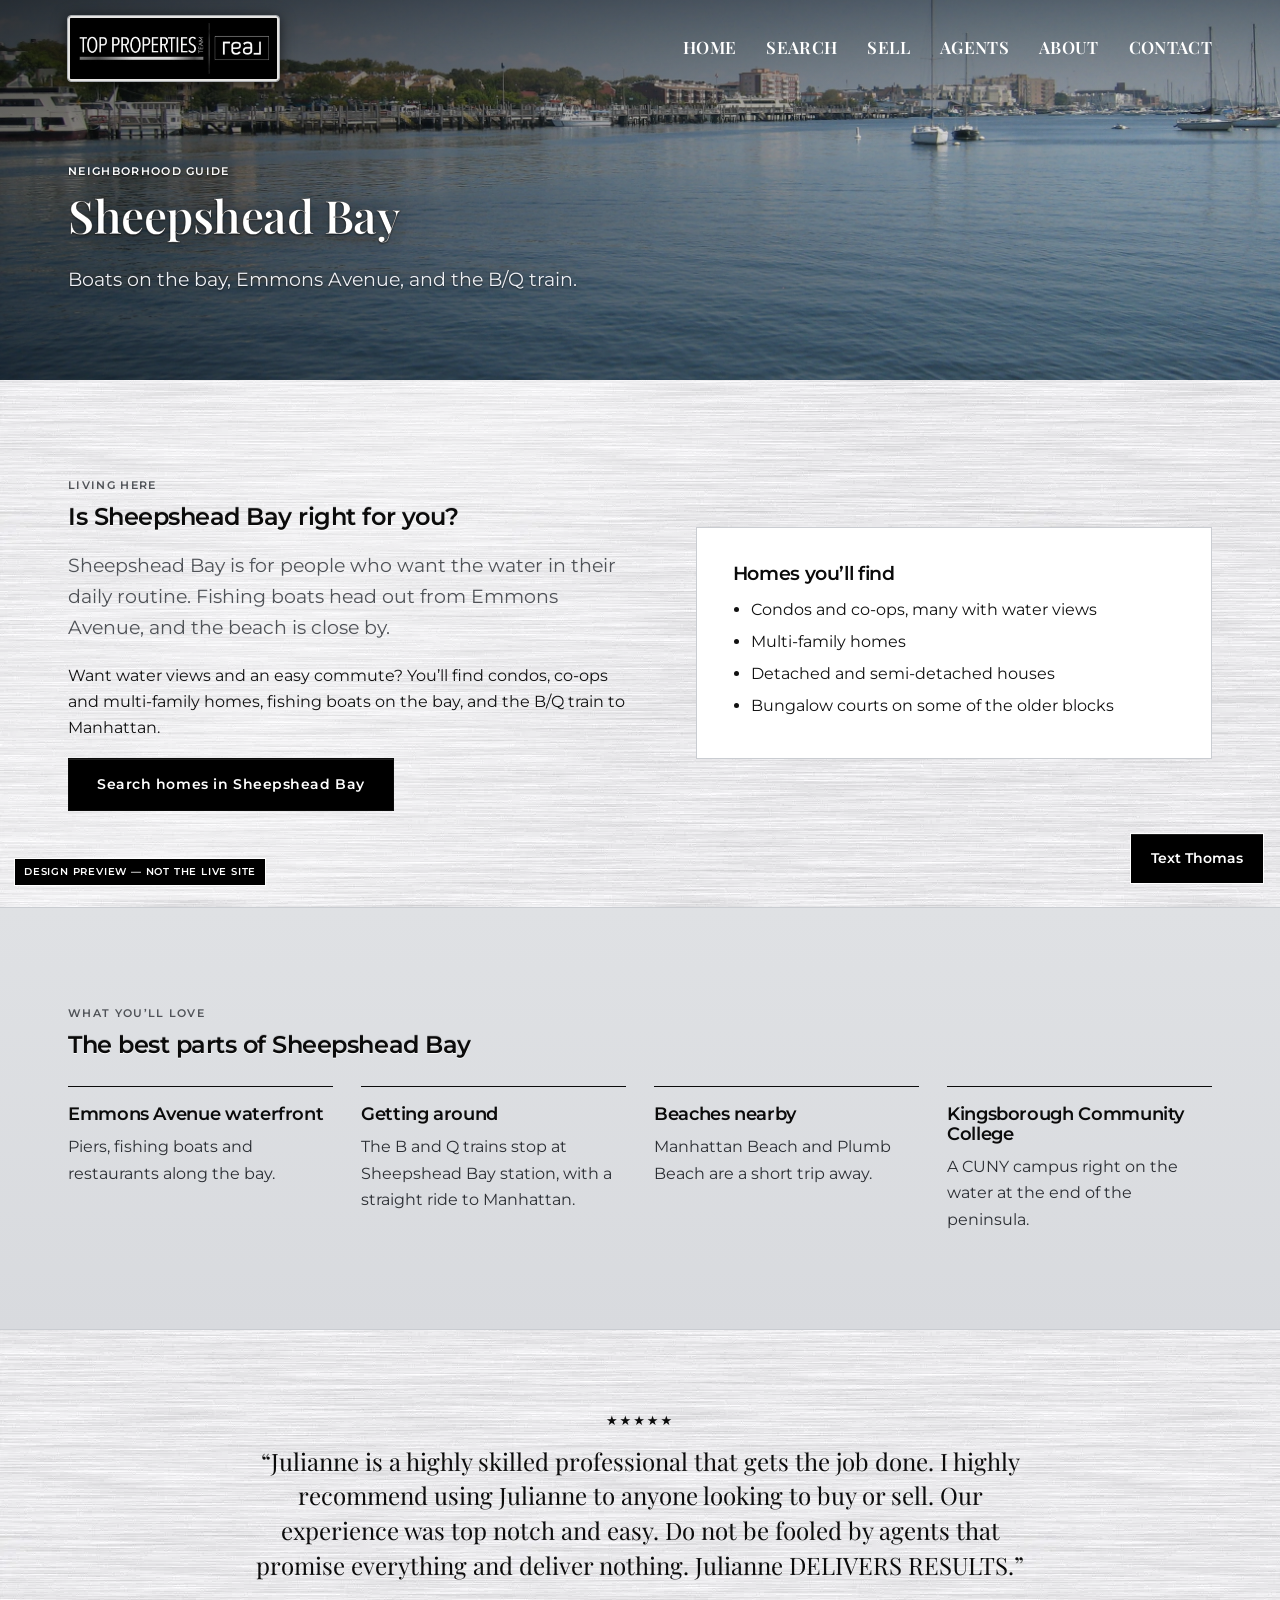
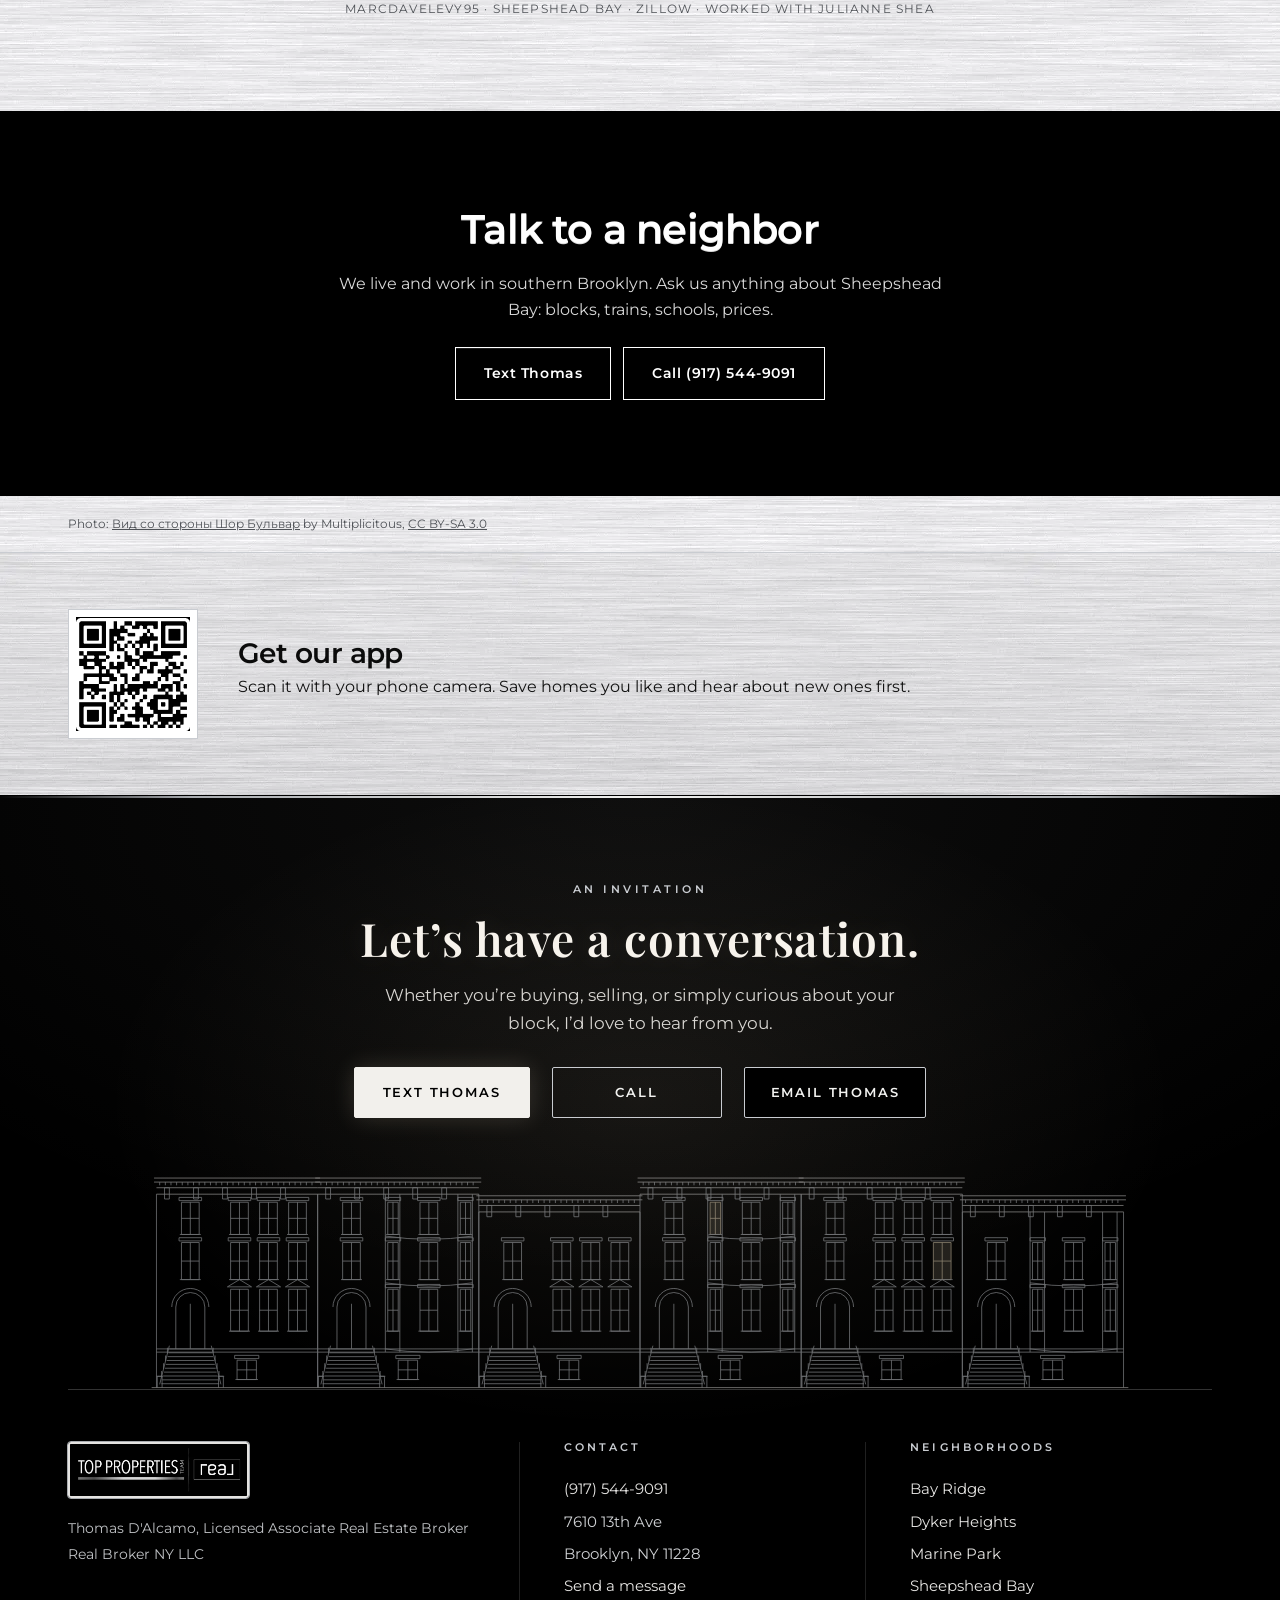
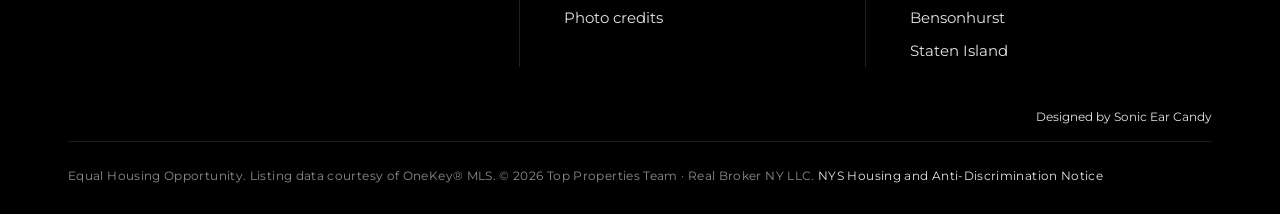
<file: sheepshead-bay.html>
<!doctype html><html lang="en"><head><meta charset="utf-8"><meta name="viewport" content="width=device-width,initial-scale=1">
<!-- Google tag (gtag.js) -->
<script async src="https://www.googletagmanager.com/gtag/js?id=G-0NTC9R6F60"></script>
<script>
  window.dataLayer = window.dataLayer || [];
  function gtag(){dataLayer.push(arguments);}
  gtag('js', new Date());
  gtag('config', 'G-0NTC9R6F60');
</script>
<meta name="robots" content="noindex,nofollow"><title>Sheepshead Bay | Top Properties Team — Brooklyn Real Estate</title>
<meta name="description" content="Top Properties Team at Real Broker NY: Brooklyn real estate in Bay Ridge, Dyker Heights, Marine Park, Sheepshead Bay, Bensonhurst and Staten Island. Call or text (917) 544-9091.">
<link rel="icon" href="img/favicon.png"><link rel="preconnect" href="https://fonts.googleapis.com"><link rel="preconnect" href="https://fonts.gstatic.com" crossorigin>
<link href="https://fonts.googleapis.com/css2?family=Montserrat:wght@400;600&family=Playfair+Display:wght@600&display=swap" rel="stylesheet" media="print" onload="this.media='all'">
<link rel="preload" as="image" href="img/sheepshead-bay.webp?v=hq5" media="(min-width:701px)" fetchpriority="high"><link rel="preload" as="image" href="img/sheepshead-bay-m.webp?v=hq5" media="(max-width:700px)" fetchpriority="high">
<link rel="stylesheet" href="style.css?v=ct4"></head><body>
<header><div class="wrap nav"><a href="index.html"><img loading="lazy" src="img/logo-hd.webp" width="679" height="200" alt="Top Properties Team · Real"></a>
<button class="burger" aria-label="Menu" onclick="document.querySelector('.menu').classList.toggle('open')">&#9776;</button><ul class="menu"><li><a href="index.html">HOME</a></li><li><a href="https://toppropertiesnyc.com/listing" target="_blank" rel="noopener">SEARCH</a></li><li><a href="sell.html">SELL</a></li><li><a href="team.html">AGENTS</a></li><li><a href="about.html">ABOUT</a></li><li><a href="contact.html">CONTACT</a></li></ul></div></header>
<div class="hero small"><div class="kb" style="--bgm:url(img/sheepshead-bay-m.webp?v=hq5);background-image:url(img/sheepshead-bay.webp?v=hq5)"></div><div class="wrap"><div class="eyebrow" style="color:#FFFFFF">Neighborhood guide</div><h1>Sheepshead Bay</h1><p>Boats on the bay, Emmons Avenue, and the B/Q train.</p></div></div>
<section><div class="wrap split"><div><div class="eyebrow">Living here</div><h2>Is Sheepshead Bay right for you?</h2><p class="lead">Sheepshead Bay is for people who want the water in their daily routine. Fishing boats head out from Emmons Avenue, and the beach is close by.</p><p>Want water views and an easy commute? You’ll find condos, co-ops and multi-family homes, fishing boats on the bay, and the B/Q train to Manhattan.</p><a class="btn" href="https://toppropertiesnyc.com/listing" target="_blank" rel="noopener">Search homes in Sheepshead Bay</a></div><div class="areaside"><h3>Homes you’ll find</h3><ul class="homes"><li>Condos and co-ops, many with water views</li><li>Multi-family homes</li><li>Detached and semi-detached houses</li><li>Bungalow courts on some of the older blocks</li></ul></div></div></section>
<section class="alt"><div class="wrap"><div class="eyebrow">What you’ll love</div><h2>The best parts of Sheepshead Bay</h2><div class="hls"><div class="hl"><h3>Emmons Avenue waterfront</h3><p>Piers, fishing boats and restaurants along the bay.</p></div><div class="hl"><h3>Getting around</h3><p>The B and Q trains stop at Sheepshead Bay station, with a straight ride to Manhattan.</p></div><div class="hl"><h3>Beaches nearby</h3><p>Manhattan Beach and Plumb Beach are a short trip away.</p></div><div class="hl"><h3>Kingsborough Community College</h3><p>A CUNY campus right on the water at the end of the peninsula.</p></div></div></div></section>
<section class="pq"><div class="wrap"><div class="stars">★★★★★</div><blockquote>“Julianne is a highly skilled professional that gets the job done. I highly recommend using Julianne to anyone looking to buy or sell. Our experience was top notch and easy. Do not be fooled by agents that promise everything and deliver nothing. Julianne DELIVERS RESULTS.”</blockquote><p class="pqc">marcdavelevy95 · Sheepshead Bay · Zillow · Worked with Julianne Shea</p></div></section>
<section class="talk"><div class="wrap"><h2>Talk to a neighbor</h2><p>We live and work in southern Brooklyn. Ask us anything about Sheepshead Bay: blocks, trains, schools, prices.</p><a class="btn" href="sms:+19175449091">Text Thomas</a> <a class="btn ghost" href="tel:+19175449091">Call (917) 544-9091</a></div></section>
<div class="wrap"><p class="credit">Photo: <a href="https://commons.wikimedia.org/wiki/File:%D0%92%D0%B8%D0%B4_%D1%81%D0%BE_%D0%A1%D1%82%D0%BE%D1%80%D0%BE%D0%BD%D1%8B_%D0%A8%D0%BE%D1%80_%D0%91%D1%83%D0%BB%D1%8C%D0%B2%D0%B0%D1%80.JPG" target="_blank" rel="noopener">Вид со стороны Шор Бульвар</a> by Multiplicitous, <a href="https://creativecommons.org/licenses/by-sa/3.0/" target="_blank" rel="noopener">CC BY-SA 3.0</a></p></div>
<section class="app" style="padding:56px 0"><div class="wrap"><img loading="lazy" src="img/qr.png" alt="QR code to download the Top Properties Team app">
<div><h3>Get our app</h3><p style="margin:0 0 10px">Scan it with your phone camera. Save homes you like and hear about new ones first.</p>
</div></div></section>
<footer><div class="wrap"><div class="fcta"><p class="fey">An invitation</p><h2>Let&rsquo;s have a conversation.</h2><p class="fsub">Whether you&rsquo;re buying, selling, or simply curious about your block, I&rsquo;d love to hear from you.</p><div class="fbtns"><a class="btn light fpri" href="sms:+19175449091">Text Thomas</a> <a class="btn light" href="tel:+19175449091">Call</a> <a class="btn light fem" href="mailto:thomasdalcamo@gmail.com" aria-haspopup="dialog" aria-controls="emodal">Email Thomas</a></div></div><div class="farchw"><svg class="farch" viewBox="-8 30 1216 272" preserveAspectRatio="xMidYMax meet" aria-hidden="true" focusable="false"><g fill="none" stroke="#C9CCD1" stroke-width="1" vector-effect="non-scaling-stroke"><path d="M0 300V60M200 300V60"/><path d="M-3 40h206M-3 45h206M0 52h200M0 60h200" stroke="#E5E4E2"/><path d="M4 45v4M11 45v4M18 45v4M25 45v4M32 45v4M39 45v4M46 45v4M53 45v4M60 45v4M67 45v4M74 45v4M81 45v4M88 45v4M95 45v4M102 45v4M109 45v4M116 45v4M123 45v4M130 45v4M137 45v4M144 45v4M151 45v4M158 45v4M165 45v4M172 45v4M179 45v4M186 45v4M193 45v4"/><path d="M10 52h6v14h-6zM46 52h6v14h-6zM82 52h6v14h-6zM118 52h6v14h-6zM154 52h6v14h-6z"/><path d="M0 252h200M0 256h200"/><path d="M24 252V200a18 18 0 0 1 36 0V252M42 252V196"/><path d="M19 200a23 23 0 0 1 46 0"/><path d="M16.0 252.0h52.0"/><path d="M14.9 256.8h54.2"/><path d="M13.8 261.6h56.4"/><path d="M12.7 266.4h58.6"/><path d="M11.6 271.2h60.8"/><path d="M10.5 276.0h63.0"/><path d="M9.399999999999999 280.8h65.2"/><path d="M8.299999999999999 285.6h67.4"/><path d="M7.199999999999999 290.4h69.6"/><path d="M6.1 295.2h71.8"/><path d="M16 248L4 296M68 248L80 296"/><path d="M13.6 257.6v-7M11.2 267.2v-7M8.8 276.8v-7M6.4 286.4v-7M70.4 257.6v-7M72.8 267.2v-7M75.2 276.8v-7M77.6 286.4v-7"/><path d="M1 300v-14h6v14M77 300v-14h6v14M0 286h8M76 286h8"/><path d="M100 266h24v24h-24zM112.0 266v24M100 278.0h24"/><path d="M97 264h30v-4h-30z"/><path d="M98 290h28"/><path d="M92 178h22v52h-22zM103.0 178v52M92 204.0h22"/><path d="M88 175h30l-15.0 -9z"/><path d="M90 230h26"/><path d="M128 178h22v52h-22zM139.0 178v52M128 204.0h22"/><path d="M124 175h30l-15.0 -9z"/><path d="M126 230h26"/><path d="M164 178h22v52h-22zM175.0 178v52M164 204.0h22"/><path d="M160 175h30l-15.0 -9z"/><path d="M162 230h26"/><path d="M92 120h22v46h-22zM103.0 120v46M92 143.0h22"/><path d="M89 118h28v-4h-28z"/><path d="M90 166h26"/><path d="M128 120h22v46h-22zM139.0 120v46M128 143.0h22"/><path d="M125 118h28v-4h-28z"/><path d="M126 166h26"/><path d="M164 120h22v46h-22zM175.0 120v46M164 143.0h22"/><path d="M161 118h28v-4h-28z"/><path d="M162 166h26"/><path d="M31 120h22v46h-22zM42.0 120v46M31 143.0h22"/><path d="M28 118h28v-4h-28z"/><path d="M29 166h26"/><path d="M92 70h22v40h-22zM103.0 70v40M92 90.0h22"/><path d="M89 68h28v-4h-28z"/><path d="M90 110h26"/><path d="M128 70h22v40h-22zM139.0 70v40M128 90.0h22"/><path d="M125 68h28v-4h-28z"/><path d="M126 110h26"/><path d="M164 70h22v40h-22zM175.0 70v40M164 90.0h22"/><path d="M161 68h28v-4h-28z"/><path d="M162 110h26"/><path d="M31 70h22v40h-22zM42.0 70v40M31 90.0h22"/><path d="M28 68h28v-4h-28z"/><path d="M29 110h26"/><path d="M200 300V60M400 300V60"/><path d="M197 40h206M197 45h206M200 52h200M200 60h200" stroke="#E5E4E2"/><path d="M204 45v4M211 45v4M218 45v4M225 45v4M232 45v4M239 45v4M246 45v4M253 45v4M260 45v4M267 45v4M274 45v4M281 45v4M288 45v4M295 45v4M302 45v4M309 45v4M316 45v4M323 45v4M330 45v4M337 45v4M344 45v4M351 45v4M358 45v4M365 45v4M372 45v4M379 45v4M386 45v4M393 45v4"/><path d="M210 52h6v14h-6zM246 52h6v14h-6zM282 52h6v14h-6zM318 52h6v14h-6zM354 52h6v14h-6z"/><path d="M200 252h200M200 256h200"/><path d="M224 252V200a18 18 0 0 1 36 0V252M242 252V196"/><path d="M219 200a23 23 0 0 1 46 0"/><path d="M216.0 252.0h52.0"/><path d="M214.9 256.8h54.2"/><path d="M213.8 261.6h56.4"/><path d="M212.7 266.4h58.6"/><path d="M211.6 271.2h60.8"/><path d="M210.5 276.0h63.0"/><path d="M209.4 280.8h65.2"/><path d="M208.3 285.6h67.4"/><path d="M207.2 290.4h69.6"/><path d="M206.1 295.2h71.8"/><path d="M216 248L204 296M268 248L280 296"/><path d="M213.6 257.6v-7M211.2 267.2v-7M208.8 276.8v-7M206.4 286.4v-7M270.4 257.6v-7M272.8 267.2v-7M275.2 276.8v-7M277.6 286.4v-7"/><path d="M201 300v-14h6v14M277 300v-14h6v14M200 286h8M276 286h8"/><path d="M300 266h24v24h-24zM312.0 266v24M300 278.0h24"/><path d="M297 264h30v-4h-30z"/><path d="M298 290h28"/><path d="M284 256V60M392 256V60M302 256V60M374 256V60"/><path d="M284 252Q338 260 392 252"/><path d="M284 170Q338 178 392 170"/><path d="M284 112Q338 120 392 112"/><path d="M287 178h13v52h-13zM293.5 178v52M287 204.0h13"/><path d="M284 176h19v-4h-19z"/><path d="M285 230h17"/><path d="M327 178h22v52h-22zM338.0 178v52M327 204.0h22"/><path d="M324 176h28v-4h-28z"/><path d="M325 230h26"/><path d="M377 178h13v52h-13zM383.5 178v52M377 204.0h13"/><path d="M374 176h19v-4h-19z"/><path d="M375 230h17"/><path d="M287 120h13v46h-13zM293.5 120v46M287 143.0h13"/><path d="M284 118h19v-4h-19z"/><path d="M285 166h17"/><path d="M327 120h22v46h-22zM338.0 120v46M327 143.0h22"/><path d="M324 118h28v-4h-28z"/><path d="M325 166h26"/><path d="M377 120h13v46h-13zM383.5 120v46M377 143.0h13"/><path d="M374 118h19v-4h-19z"/><path d="M375 166h17"/><path d="M231 120h22v46h-22zM242.0 120v46M231 143.0h22"/><path d="M228 118h28v-4h-28z"/><path d="M229 166h26"/><path d="M287 70h13v40h-13zM293.5 70v40M287 90.0h13"/><path d="M284 68h19v-4h-19z"/><path d="M285 110h17"/><path d="M327 70h22v40h-22zM338.0 70v40M327 90.0h22"/><path d="M324 68h28v-4h-28z"/><path d="M325 110h26"/><path d="M377 70h13v40h-13zM383.5 70v40M377 90.0h13"/><path d="M374 68h19v-4h-19z"/><path d="M375 110h17"/><path d="M231 70h22v40h-22zM242.0 70v40M231 90.0h22"/><path d="M228 68h28v-4h-28z"/><path d="M229 110h26"/><path d="M400 300V82M600 300V82"/><path d="M397 62h206M397 67h206M400 74h200M400 82h200" stroke="#E5E4E2"/><path d="M404 67v4M411 67v4M418 67v4M425 67v4M432 67v4M439 67v4M446 67v4M453 67v4M460 67v4M467 67v4M474 67v4M481 67v4M488 67v4M495 67v4M502 67v4M509 67v4M516 67v4M523 67v4M530 67v4M537 67v4M544 67v4M551 67v4M558 67v4M565 67v4M572 67v4M579 67v4M586 67v4M593 67v4"/><path d="M410 74h6v14h-6zM446 74h6v14h-6zM482 74h6v14h-6zM518 74h6v14h-6zM554 74h6v14h-6z"/><path d="M400 252h200M400 256h200"/><path d="M424 252V200a18 18 0 0 1 36 0V252M442 252V196"/><path d="M419 200a23 23 0 0 1 46 0"/><path d="M416.0 252.0h52.0"/><path d="M414.9 256.8h54.2"/><path d="M413.8 261.6h56.4"/><path d="M412.7 266.4h58.6"/><path d="M411.6 271.2h60.8"/><path d="M410.5 276.0h63.0"/><path d="M409.4 280.8h65.2"/><path d="M408.3 285.6h67.4"/><path d="M407.2 290.4h69.6"/><path d="M406.1 295.2h71.8"/><path d="M416 248L404 296M468 248L480 296"/><path d="M413.6 257.6v-7M411.2 267.2v-7M408.8 276.8v-7M406.4 286.4v-7M470.4 257.6v-7M472.8 267.2v-7M475.2 276.8v-7M477.6 286.4v-7"/><path d="M401 300v-14h6v14M477 300v-14h6v14M400 286h8M476 286h8"/><path d="M500 266h24v24h-24zM512.0 266v24M500 278.0h24"/><path d="M497 264h30v-4h-30z"/><path d="M498 290h28"/><path d="M492 178h22v52h-22zM503.0 178v52M492 204.0h22"/><path d="M488 175h30l-15.0 -9z"/><path d="M490 230h26"/><path d="M528 178h22v52h-22zM539.0 178v52M528 204.0h22"/><path d="M524 175h30l-15.0 -9z"/><path d="M526 230h26"/><path d="M564 178h22v52h-22zM575.0 178v52M564 204.0h22"/><path d="M560 175h30l-15.0 -9z"/><path d="M562 230h26"/><path d="M492 120h22v46h-22zM503.0 120v46M492 143.0h22"/><path d="M489 118h28v-4h-28z"/><path d="M490 166h26"/><path d="M528 120h22v46h-22zM539.0 120v46M528 143.0h22"/><path d="M525 118h28v-4h-28z"/><path d="M526 166h26"/><path d="M564 120h22v46h-22zM575.0 120v46M564 143.0h22"/><path d="M561 118h28v-4h-28z"/><path d="M562 166h26"/><path d="M431 120h22v46h-22zM442.0 120v46M431 143.0h22"/><path d="M428 118h28v-4h-28z"/><path d="M429 166h26"/><path d="M600 300V60M800 300V60"/><path d="M597 40h206M597 45h206M600 52h200M600 60h200" stroke="#E5E4E2"/><path d="M604 45v4M611 45v4M618 45v4M625 45v4M632 45v4M639 45v4M646 45v4M653 45v4M660 45v4M667 45v4M674 45v4M681 45v4M688 45v4M695 45v4M702 45v4M709 45v4M716 45v4M723 45v4M730 45v4M737 45v4M744 45v4M751 45v4M758 45v4M765 45v4M772 45v4M779 45v4M786 45v4M793 45v4"/><path d="M610 52h6v14h-6zM646 52h6v14h-6zM682 52h6v14h-6zM718 52h6v14h-6zM754 52h6v14h-6z"/><path d="M600 252h200M600 256h200"/><path d="M624 252V200a18 18 0 0 1 36 0V252M642 252V196"/><path d="M619 200a23 23 0 0 1 46 0"/><path d="M616.0 252.0h52.0"/><path d="M614.9 256.8h54.2"/><path d="M613.8 261.6h56.4"/><path d="M612.7 266.4h58.6"/><path d="M611.6 271.2h60.8"/><path d="M610.5 276.0h63.0"/><path d="M609.4 280.8h65.2"/><path d="M608.3 285.6h67.4"/><path d="M607.2 290.4h69.6"/><path d="M606.1 295.2h71.8"/><path d="M616 248L604 296M668 248L680 296"/><path d="M613.6 257.6v-7M611.2 267.2v-7M608.8 276.8v-7M606.4 286.4v-7M670.4 257.6v-7M672.8 267.2v-7M675.2 276.8v-7M677.6 286.4v-7"/><path d="M601 300v-14h6v14M677 300v-14h6v14M600 286h8M676 286h8"/><path d="M700 266h24v24h-24zM712.0 266v24M700 278.0h24"/><path d="M697 264h30v-4h-30z"/><path d="M698 290h28"/><path d="M684 256V60M792 256V60M702 256V60M774 256V60"/><path d="M684 252Q738 260 792 252"/><path d="M684 170Q738 178 792 170"/><path d="M684 112Q738 120 792 112"/><path d="M687 178h13v52h-13zM693.5 178v52M687 204.0h13"/><path d="M684 176h19v-4h-19z"/><path d="M685 230h17"/><path d="M727 178h22v52h-22zM738.0 178v52M727 204.0h22"/><path d="M724 176h28v-4h-28z"/><path d="M725 230h26"/><path d="M777 178h13v52h-13zM783.5 178v52M777 204.0h13"/><path d="M774 176h19v-4h-19z"/><path d="M775 230h17"/><path d="M687 120h13v46h-13zM693.5 120v46M687 143.0h13"/><path d="M684 118h19v-4h-19z"/><path d="M685 166h17"/><path d="M727 120h22v46h-22zM738.0 120v46M727 143.0h22"/><path d="M724 118h28v-4h-28z"/><path d="M725 166h26"/><path d="M777 120h13v46h-13zM783.5 120v46M777 143.0h13"/><path d="M774 118h19v-4h-19z"/><path d="M775 166h17"/><path d="M631 120h22v46h-22zM642.0 120v46M631 143.0h22"/><path d="M628 118h28v-4h-28z"/><path d="M629 166h26"/><path d="M687 70h13v40h-13zM693.5 70v40M687 90.0h13" fill="#F6E7C8" fill-opacity=".24" stroke="#F3E3C3"/><path d="M684 68h19v-4h-19z"/><path d="M685 110h17"/><path d="M727 70h22v40h-22zM738.0 70v40M727 90.0h22"/><path d="M724 68h28v-4h-28z"/><path d="M725 110h26"/><path d="M777 70h13v40h-13zM783.5 70v40M777 90.0h13"/><path d="M774 68h19v-4h-19z"/><path d="M775 110h17"/><path d="M631 70h22v40h-22zM642.0 70v40M631 90.0h22"/><path d="M628 68h28v-4h-28z"/><path d="M629 110h26"/><path d="M800 300V60M1000 300V60"/><path d="M797 40h206M797 45h206M800 52h200M800 60h200" stroke="#E5E4E2"/><path d="M804 45v4M811 45v4M818 45v4M825 45v4M832 45v4M839 45v4M846 45v4M853 45v4M860 45v4M867 45v4M874 45v4M881 45v4M888 45v4M895 45v4M902 45v4M909 45v4M916 45v4M923 45v4M930 45v4M937 45v4M944 45v4M951 45v4M958 45v4M965 45v4M972 45v4M979 45v4M986 45v4M993 45v4"/><path d="M810 52h6v14h-6zM846 52h6v14h-6zM882 52h6v14h-6zM918 52h6v14h-6zM954 52h6v14h-6z"/><path d="M800 252h200M800 256h200"/><path d="M824 252V200a18 18 0 0 1 36 0V252M842 252V196"/><path d="M819 200a23 23 0 0 1 46 0"/><path d="M816.0 252.0h52.0"/><path d="M814.9 256.8h54.2"/><path d="M813.8 261.6h56.4"/><path d="M812.7 266.4h58.6"/><path d="M811.6 271.2h60.8"/><path d="M810.5 276.0h63.0"/><path d="M809.4 280.8h65.2"/><path d="M808.3 285.6h67.4"/><path d="M807.2 290.4h69.6"/><path d="M806.1 295.2h71.8"/><path d="M816 248L804 296M868 248L880 296"/><path d="M813.6 257.6v-7M811.2 267.2v-7M808.8 276.8v-7M806.4 286.4v-7M870.4 257.6v-7M872.8 267.2v-7M875.2 276.8v-7M877.6 286.4v-7"/><path d="M801 300v-14h6v14M877 300v-14h6v14M800 286h8M876 286h8"/><path d="M900 266h24v24h-24zM912.0 266v24M900 278.0h24"/><path d="M897 264h30v-4h-30z"/><path d="M898 290h28"/><path d="M892 178h22v52h-22zM903.0 178v52M892 204.0h22"/><path d="M888 175h30l-15.0 -9z"/><path d="M890 230h26"/><path d="M928 178h22v52h-22zM939.0 178v52M928 204.0h22"/><path d="M924 175h30l-15.0 -9z"/><path d="M926 230h26"/><path d="M964 178h22v52h-22zM975.0 178v52M964 204.0h22"/><path d="M960 175h30l-15.0 -9z"/><path d="M962 230h26"/><path d="M892 120h22v46h-22zM903.0 120v46M892 143.0h22"/><path d="M889 118h28v-4h-28z"/><path d="M890 166h26"/><path d="M928 120h22v46h-22zM939.0 120v46M928 143.0h22"/><path d="M925 118h28v-4h-28z"/><path d="M926 166h26"/><path d="M964 120h22v46h-22zM975.0 120v46M964 143.0h22" fill="#F6E7C8" fill-opacity=".24" stroke="#F3E3C3"/><path d="M961 118h28v-4h-28z"/><path d="M962 166h26"/><path d="M831 120h22v46h-22zM842.0 120v46M831 143.0h22"/><path d="M828 118h28v-4h-28z"/><path d="M829 166h26"/><path d="M892 70h22v40h-22zM903.0 70v40M892 90.0h22"/><path d="M889 68h28v-4h-28z"/><path d="M890 110h26"/><path d="M928 70h22v40h-22zM939.0 70v40M928 90.0h22"/><path d="M925 68h28v-4h-28z"/><path d="M926 110h26"/><path d="M964 70h22v40h-22zM975.0 70v40M964 90.0h22"/><path d="M961 68h28v-4h-28z"/><path d="M962 110h26"/><path d="M831 70h22v40h-22zM842.0 70v40M831 90.0h22"/><path d="M828 68h28v-4h-28z"/><path d="M829 110h26"/><path d="M1000 300V82M1200 300V82"/><path d="M997 62h206M997 67h206M1000 74h200M1000 82h200" stroke="#E5E4E2"/><path d="M1004 67v4M1011 67v4M1018 67v4M1025 67v4M1032 67v4M1039 67v4M1046 67v4M1053 67v4M1060 67v4M1067 67v4M1074 67v4M1081 67v4M1088 67v4M1095 67v4M1102 67v4M1109 67v4M1116 67v4M1123 67v4M1130 67v4M1137 67v4M1144 67v4M1151 67v4M1158 67v4M1165 67v4M1172 67v4M1179 67v4M1186 67v4M1193 67v4"/><path d="M1010 74h6v14h-6zM1046 74h6v14h-6zM1082 74h6v14h-6zM1118 74h6v14h-6zM1154 74h6v14h-6z"/><path d="M1000 252h200M1000 256h200"/><path d="M1024 252V200a18 18 0 0 1 36 0V252M1042 252V196"/><path d="M1019 200a23 23 0 0 1 46 0"/><path d="M1016.0 252.0h52.0"/><path d="M1014.9 256.8h54.2"/><path d="M1013.8 261.6h56.4"/><path d="M1012.7 266.4h58.6"/><path d="M1011.6 271.2h60.8"/><path d="M1010.5 276.0h63.0"/><path d="M1009.4 280.8h65.2"/><path d="M1008.3 285.6h67.4"/><path d="M1007.2 290.4h69.6"/><path d="M1006.1 295.2h71.8"/><path d="M1016 248L1004 296M1068 248L1080 296"/><path d="M1013.6 257.6v-7M1011.2 267.2v-7M1008.8 276.8v-7M1006.4 286.4v-7M1070.4 257.6v-7M1072.8 267.2v-7M1075.2 276.8v-7M1077.6 286.4v-7"/><path d="M1001 300v-14h6v14M1077 300v-14h6v14M1000 286h8M1076 286h8"/><path d="M1100 266h24v24h-24zM1112.0 266v24M1100 278.0h24"/><path d="M1097 264h30v-4h-30z"/><path d="M1098 290h28"/><path d="M1084 256V82M1192 256V82M1102 256V82M1174 256V82"/><path d="M1084 252Q1138 260 1192 252"/><path d="M1084 170Q1138 178 1192 170"/><path d="M1087 178h13v52h-13zM1093.5 178v52M1087 204.0h13"/><path d="M1084 176h19v-4h-19z"/><path d="M1085 230h17"/><path d="M1127 178h22v52h-22zM1138.0 178v52M1127 204.0h22"/><path d="M1124 176h28v-4h-28z"/><path d="M1125 230h26"/><path d="M1177 178h13v52h-13zM1183.5 178v52M1177 204.0h13"/><path d="M1174 176h19v-4h-19z"/><path d="M1175 230h17"/><path d="M1087 120h13v46h-13zM1093.5 120v46M1087 143.0h13"/><path d="M1084 118h19v-4h-19z"/><path d="M1085 166h17"/><path d="M1127 120h22v46h-22zM1138.0 120v46M1127 143.0h22"/><path d="M1124 118h28v-4h-28z"/><path d="M1125 166h26"/><path d="M1177 120h13v46h-13zM1183.5 120v46M1177 143.0h13"/><path d="M1174 118h19v-4h-19z"/><path d="M1175 166h17"/><path d="M1031 120h22v46h-22zM1042.0 120v46M1031 143.0h22"/><path d="M1028 118h28v-4h-28z"/><path d="M1029 166h26"/><path d="M-6 300H1206" stroke="#E5E4E2"/></g></svg></div><div class="cols"><div><img loading="lazy" src="img/logo-hd.webp" width="679" height="200" alt="Top Properties Team" style="height:56px;margin-bottom:18px">
<p>Thomas D'Alcamo, Licensed Associate Real Estate Broker<br>Real Broker NY LLC</p></div>
<div><h2 class="fh">Contact</h2><ul><li><a href="tel:+19175449091">(917) 544-9091</a></li><li>7610 13th Ave<br>Brooklyn, NY 11228</li><li><a href="contact.html">Send a message</a></li><li><a href="credits.html">Photo credits</a></li></ul></div>
<div><h2 class="fh">Neighborhoods</h2><ul><li><a href="bay-ridge.html">Bay Ridge</a></li><li><a href="dyker-heights.html">Dyker Heights</a></li><li><a href="marine-park.html">Marine Park</a></li><li><a href="sheepshead-bay.html">Sheepshead Bay</a></li><li><a href="bensonhurst.html">Bensonhurst</a></li><li><a href="staten-island.html">Staten Island</a></li></ul></div></div>
<div class="dby"><a href="https://sonicearcandy.com/web-design/" target="_blank" rel="noopener">Designed by Sonic Ear Candy</a></div><div class="legal">Equal Housing Opportunity. Listing data courtesy of OneKey® MLS. © 2026 Top Properties Team · Real Broker NY LLC. <a href="https://dos.ny.gov/system/files/documents/2025/03/nys-housing-and-anti-discrimination-notice_02.2025.pdf" target="_blank" rel="noopener">NYS Housing and Anti-Discrimination Notice</a></div></div></footer><div id="emodal" class="emodal" hidden><div class="emcard" role="dialog" aria-modal="true" aria-labelledby="emh"><button type="button" class="emx" aria-label="Close">&times;</button><p class="fey">Email</p><h2 id="emh">Send Thomas a note</h2><form novalidate><label>Your name <span>(optional)</span><input name="name" autocomplete="name"></label><label>Message<textarea name="message" rows="5" required placeholder="Hi Thomas, I&rsquo;m interested in&hellip;"></textarea></label><button type="submit" class="btn light fpri emsend">Send</button></form><p class="emalt">Or email <a href="mailto:thomasdalcamo@gmail.com">thomasdalcamo@gmail.com</a> directly</p></div></div><script src="modal.js?v=em6" defer></script>
<div class="preview">DESIGN PREVIEW — NOT THE LIVE SITE</div><div class="fab"><a class="call" href="tel:+19175449091">Call</a><a href="sms:+19175449091">Text Thomas</a></div>
<script>document.querySelectorAll('.car').forEach(c=>{const t=c.querySelector('.track');c.querySelectorAll('[data-d]').forEach(b=>b.onclick=()=>t.scrollBy({left:b.dataset.d*t.clientWidth*.9,behavior:'smooth'}))});
document.querySelectorAll('form.vform').forEach(f=>f.onsubmit=e=>{e.preventDefault();f.querySelector('.toast').style.display='block'});
document.querySelectorAll('form.srch').forEach(f=>f.onsubmit=e=>{e.preventDefault();window.open('https://toppropertiesnyc.com/listing','_blank','noopener')});
const H=document.querySelector('header'),f=()=>H.classList.toggle('sc',scrollY>40);addEventListener('scroll',f,{passive:true});f();
if(!matchMedia('(prefers-reduced-motion: reduce)').matches&&'IntersectionObserver' in window){const io=new IntersectionObserver(es=>es.forEach(e=>{if(e.isIntersecting){e.target.classList.add('in');io.unobserve(e.target)}}),{threshold:.12});document.querySelectorAll('section,.trust').forEach(el=>{el.classList.add('rv');io.observe(el)})}
document.querySelectorAll('.wiz').forEach(w=>{const st=[...w.querySelectorAll('.st')],sn=w.querySelector('.sn');let i=0;const go=()=>{st.forEach((s,k)=>s.classList.toggle('on',k==++i-1+0&&false||k==i));sn.textContent=Math.min(i+1,3);if(i==3)w.querySelector('.eyebrow').textContent='Done'};
w.querySelectorAll('.nx').forEach(b=>b.onclick=()=>{i++;st.forEach((s,k)=>s.classList.toggle('on',k==i));sn.textContent=Math.min(i+1,3)});w.querySelectorAll('.chips button').forEach(b=>b.onclick=()=>{i=3;st.forEach((s,k)=>s.classList.toggle('on',k==3));w.querySelector('.eyebrow').textContent='Done'})});

if(!matchMedia('(prefers-reduced-motion: reduce)').matches&&'IntersectionObserver' in window){const co=new IntersectionObserver(es=>es.forEach(e=>{if(!e.isIntersecting)return;co.unobserve(e.target);const el=e.target,n=+el.dataset.n,d=+(el.dataset.d||0),t0=performance.now(),suf=el.textContent.replace(/[0-9.,]/g,'');const step=t=>{const p=Math.min((t-t0)/1400,1),v=n*(1-Math.pow(1-p,3));el.textContent=(d?v.toFixed(d):Math.round(v).toLocaleString('en-US'))+suf;if(p<1)requestAnimationFrame(step)};requestAnimationFrame(step)}),{threshold:.6});document.querySelectorAll('[data-n]').forEach(el=>co.observe(el))}
</script>
</body></html>
</file>
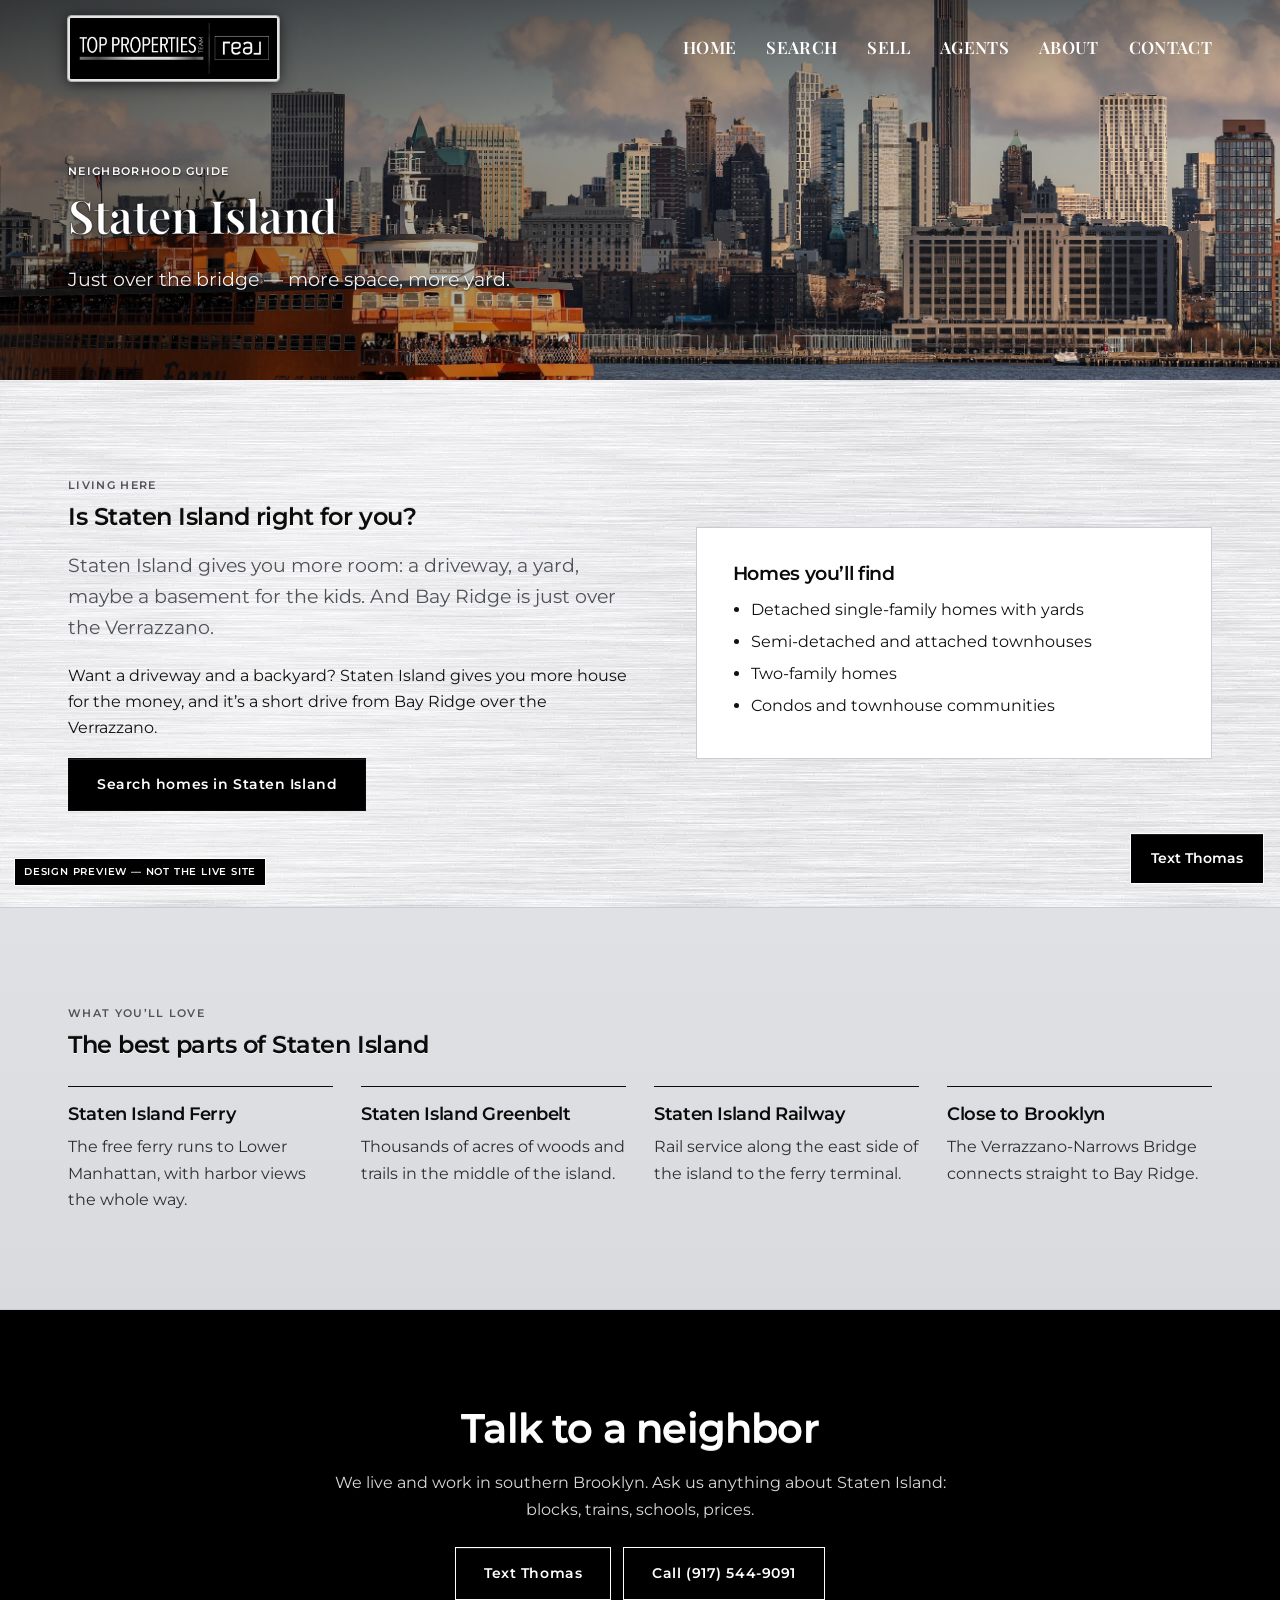
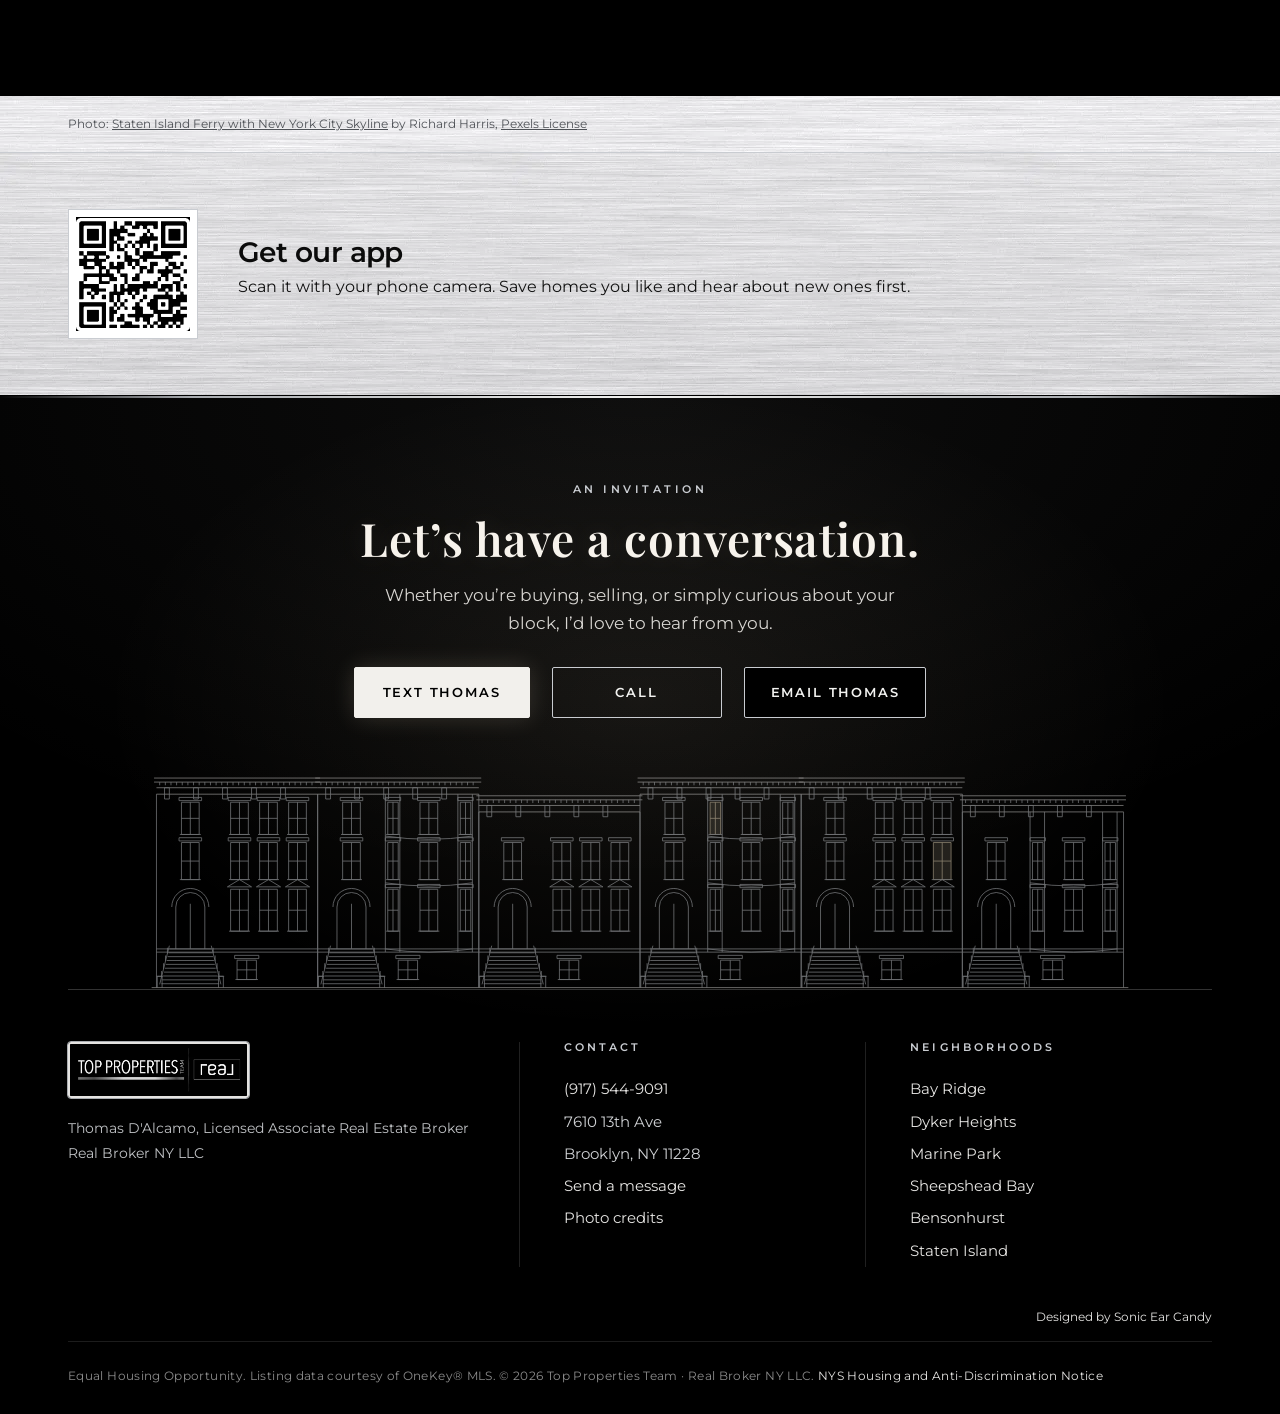
<file: staten-island.html>
<!doctype html><html lang="en"><head><meta charset="utf-8"><meta name="viewport" content="width=device-width,initial-scale=1">
<!-- Google tag (gtag.js) -->
<script async src="https://www.googletagmanager.com/gtag/js?id=G-0NTC9R6F60"></script>
<script>
  window.dataLayer = window.dataLayer || [];
  function gtag(){dataLayer.push(arguments);}
  gtag('js', new Date());
  gtag('config', 'G-0NTC9R6F60');
</script>
<meta name="robots" content="noindex,nofollow"><title>Staten Island | Top Properties Team — Brooklyn Real Estate</title>
<meta name="description" content="Top Properties Team at Real Broker NY: Brooklyn real estate in Bay Ridge, Dyker Heights, Marine Park, Sheepshead Bay, Bensonhurst and Staten Island. Call or text (917) 544-9091.">
<link rel="icon" href="img/favicon.png"><link rel="preconnect" href="https://fonts.googleapis.com"><link rel="preconnect" href="https://fonts.gstatic.com" crossorigin>
<link href="https://fonts.googleapis.com/css2?family=Montserrat:wght@400;600&family=Playfair+Display:wght@600&display=swap" rel="stylesheet" media="print" onload="this.media='all'">
<link rel="preload" as="image" href="img/staten-island.webp?v=hq5" media="(min-width:701px)" fetchpriority="high"><link rel="preload" as="image" href="img/staten-island-m.webp?v=hq5" media="(max-width:700px)" fetchpriority="high">
<link rel="stylesheet" href="style.css?v=ct4"></head><body>
<header><div class="wrap nav"><a href="index.html"><img loading="lazy" src="img/logo-hd.webp" width="679" height="200" alt="Top Properties Team · Real"></a>
<button class="burger" aria-label="Menu" onclick="document.querySelector('.menu').classList.toggle('open')">&#9776;</button><ul class="menu"><li><a href="index.html">HOME</a></li><li><a href="https://toppropertiesnyc.com/listing" target="_blank" rel="noopener">SEARCH</a></li><li><a href="sell.html">SELL</a></li><li><a href="team.html">AGENTS</a></li><li><a href="about.html">ABOUT</a></li><li><a href="contact.html">CONTACT</a></li></ul></div></header>
<div class="hero small"><div class="kb" style="--bgm:url(img/staten-island-m.webp?v=hq5);background-image:url(img/staten-island.webp?v=hq5)"></div><div class="wrap"><div class="eyebrow" style="color:#FFFFFF">Neighborhood guide</div><h1>Staten Island</h1><p>Just over the bridge — more space, more yard.</p></div></div>
<section><div class="wrap split"><div><div class="eyebrow">Living here</div><h2>Is Staten Island right for you?</h2><p class="lead">Staten Island gives you more room: a driveway, a yard, maybe a basement for the kids. And Bay Ridge is just over the Verrazzano.</p><p>Want a driveway and a backyard? Staten Island gives you more house for the money, and it’s a short drive from Bay Ridge over the Verrazzano.</p><a class="btn" href="https://toppropertiesnyc.com/listing" target="_blank" rel="noopener">Search homes in Staten Island</a></div><div class="areaside"><h3>Homes you’ll find</h3><ul class="homes"><li>Detached single-family homes with yards</li><li>Semi-detached and attached townhouses</li><li>Two-family homes</li><li>Condos and townhouse communities</li></ul></div></div></section>
<section class="alt"><div class="wrap"><div class="eyebrow">What you’ll love</div><h2>The best parts of Staten Island</h2><div class="hls"><div class="hl"><h3>Staten Island Ferry</h3><p>The free ferry runs to Lower Manhattan, with harbor views the whole way.</p></div><div class="hl"><h3>Staten Island Greenbelt</h3><p>Thousands of acres of woods and trails in the middle of the island.</p></div><div class="hl"><h3>Staten Island Railway</h3><p>Rail service along the east side of the island to the ferry terminal.</p></div><div class="hl"><h3>Close to Brooklyn</h3><p>The Verrazzano-Narrows Bridge connects straight to Bay Ridge.</p></div></div></div></section>

<section class="talk"><div class="wrap"><h2>Talk to a neighbor</h2><p>We live and work in southern Brooklyn. Ask us anything about Staten Island: blocks, trains, schools, prices.</p><a class="btn" href="sms:+19175449091">Text Thomas</a> <a class="btn ghost" href="tel:+19175449091">Call (917) 544-9091</a></div></section>
<div class="wrap"><p class="credit">Photo: <a href="https://www.pexels.com/photo/staten-island-ferry-with-new-york-city-skyline-31298400/" target="_blank" rel="noopener">Staten Island Ferry with New York City Skyline</a> by Richard Harris, <a href="https://www.pexels.com/license/" target="_blank" rel="noopener">Pexels License</a></p></div>
<section class="app" style="padding:56px 0"><div class="wrap"><img loading="lazy" src="img/qr.png" alt="QR code to download the Top Properties Team app">
<div><h3>Get our app</h3><p style="margin:0 0 10px">Scan it with your phone camera. Save homes you like and hear about new ones first.</p>
</div></div></section>
<footer><div class="wrap"><div class="fcta"><p class="fey">An invitation</p><h2>Let&rsquo;s have a conversation.</h2><p class="fsub">Whether you&rsquo;re buying, selling, or simply curious about your block, I&rsquo;d love to hear from you.</p><div class="fbtns"><a class="btn light fpri" href="sms:+19175449091">Text Thomas</a> <a class="btn light" href="tel:+19175449091">Call</a> <a class="btn light fem" href="mailto:thomasdalcamo@gmail.com" aria-haspopup="dialog" aria-controls="emodal">Email Thomas</a></div></div><div class="farchw"><svg class="farch" viewBox="-8 30 1216 272" preserveAspectRatio="xMidYMax meet" aria-hidden="true" focusable="false"><g fill="none" stroke="#C9CCD1" stroke-width="1" vector-effect="non-scaling-stroke"><path d="M0 300V60M200 300V60"/><path d="M-3 40h206M-3 45h206M0 52h200M0 60h200" stroke="#E5E4E2"/><path d="M4 45v4M11 45v4M18 45v4M25 45v4M32 45v4M39 45v4M46 45v4M53 45v4M60 45v4M67 45v4M74 45v4M81 45v4M88 45v4M95 45v4M102 45v4M109 45v4M116 45v4M123 45v4M130 45v4M137 45v4M144 45v4M151 45v4M158 45v4M165 45v4M172 45v4M179 45v4M186 45v4M193 45v4"/><path d="M10 52h6v14h-6zM46 52h6v14h-6zM82 52h6v14h-6zM118 52h6v14h-6zM154 52h6v14h-6z"/><path d="M0 252h200M0 256h200"/><path d="M24 252V200a18 18 0 0 1 36 0V252M42 252V196"/><path d="M19 200a23 23 0 0 1 46 0"/><path d="M16.0 252.0h52.0"/><path d="M14.9 256.8h54.2"/><path d="M13.8 261.6h56.4"/><path d="M12.7 266.4h58.6"/><path d="M11.6 271.2h60.8"/><path d="M10.5 276.0h63.0"/><path d="M9.399999999999999 280.8h65.2"/><path d="M8.299999999999999 285.6h67.4"/><path d="M7.199999999999999 290.4h69.6"/><path d="M6.1 295.2h71.8"/><path d="M16 248L4 296M68 248L80 296"/><path d="M13.6 257.6v-7M11.2 267.2v-7M8.8 276.8v-7M6.4 286.4v-7M70.4 257.6v-7M72.8 267.2v-7M75.2 276.8v-7M77.6 286.4v-7"/><path d="M1 300v-14h6v14M77 300v-14h6v14M0 286h8M76 286h8"/><path d="M100 266h24v24h-24zM112.0 266v24M100 278.0h24"/><path d="M97 264h30v-4h-30z"/><path d="M98 290h28"/><path d="M92 178h22v52h-22zM103.0 178v52M92 204.0h22"/><path d="M88 175h30l-15.0 -9z"/><path d="M90 230h26"/><path d="M128 178h22v52h-22zM139.0 178v52M128 204.0h22"/><path d="M124 175h30l-15.0 -9z"/><path d="M126 230h26"/><path d="M164 178h22v52h-22zM175.0 178v52M164 204.0h22"/><path d="M160 175h30l-15.0 -9z"/><path d="M162 230h26"/><path d="M92 120h22v46h-22zM103.0 120v46M92 143.0h22"/><path d="M89 118h28v-4h-28z"/><path d="M90 166h26"/><path d="M128 120h22v46h-22zM139.0 120v46M128 143.0h22"/><path d="M125 118h28v-4h-28z"/><path d="M126 166h26"/><path d="M164 120h22v46h-22zM175.0 120v46M164 143.0h22"/><path d="M161 118h28v-4h-28z"/><path d="M162 166h26"/><path d="M31 120h22v46h-22zM42.0 120v46M31 143.0h22"/><path d="M28 118h28v-4h-28z"/><path d="M29 166h26"/><path d="M92 70h22v40h-22zM103.0 70v40M92 90.0h22"/><path d="M89 68h28v-4h-28z"/><path d="M90 110h26"/><path d="M128 70h22v40h-22zM139.0 70v40M128 90.0h22"/><path d="M125 68h28v-4h-28z"/><path d="M126 110h26"/><path d="M164 70h22v40h-22zM175.0 70v40M164 90.0h22"/><path d="M161 68h28v-4h-28z"/><path d="M162 110h26"/><path d="M31 70h22v40h-22zM42.0 70v40M31 90.0h22"/><path d="M28 68h28v-4h-28z"/><path d="M29 110h26"/><path d="M200 300V60M400 300V60"/><path d="M197 40h206M197 45h206M200 52h200M200 60h200" stroke="#E5E4E2"/><path d="M204 45v4M211 45v4M218 45v4M225 45v4M232 45v4M239 45v4M246 45v4M253 45v4M260 45v4M267 45v4M274 45v4M281 45v4M288 45v4M295 45v4M302 45v4M309 45v4M316 45v4M323 45v4M330 45v4M337 45v4M344 45v4M351 45v4M358 45v4M365 45v4M372 45v4M379 45v4M386 45v4M393 45v4"/><path d="M210 52h6v14h-6zM246 52h6v14h-6zM282 52h6v14h-6zM318 52h6v14h-6zM354 52h6v14h-6z"/><path d="M200 252h200M200 256h200"/><path d="M224 252V200a18 18 0 0 1 36 0V252M242 252V196"/><path d="M219 200a23 23 0 0 1 46 0"/><path d="M216.0 252.0h52.0"/><path d="M214.9 256.8h54.2"/><path d="M213.8 261.6h56.4"/><path d="M212.7 266.4h58.6"/><path d="M211.6 271.2h60.8"/><path d="M210.5 276.0h63.0"/><path d="M209.4 280.8h65.2"/><path d="M208.3 285.6h67.4"/><path d="M207.2 290.4h69.6"/><path d="M206.1 295.2h71.8"/><path d="M216 248L204 296M268 248L280 296"/><path d="M213.6 257.6v-7M211.2 267.2v-7M208.8 276.8v-7M206.4 286.4v-7M270.4 257.6v-7M272.8 267.2v-7M275.2 276.8v-7M277.6 286.4v-7"/><path d="M201 300v-14h6v14M277 300v-14h6v14M200 286h8M276 286h8"/><path d="M300 266h24v24h-24zM312.0 266v24M300 278.0h24"/><path d="M297 264h30v-4h-30z"/><path d="M298 290h28"/><path d="M284 256V60M392 256V60M302 256V60M374 256V60"/><path d="M284 252Q338 260 392 252"/><path d="M284 170Q338 178 392 170"/><path d="M284 112Q338 120 392 112"/><path d="M287 178h13v52h-13zM293.5 178v52M287 204.0h13"/><path d="M284 176h19v-4h-19z"/><path d="M285 230h17"/><path d="M327 178h22v52h-22zM338.0 178v52M327 204.0h22"/><path d="M324 176h28v-4h-28z"/><path d="M325 230h26"/><path d="M377 178h13v52h-13zM383.5 178v52M377 204.0h13"/><path d="M374 176h19v-4h-19z"/><path d="M375 230h17"/><path d="M287 120h13v46h-13zM293.5 120v46M287 143.0h13"/><path d="M284 118h19v-4h-19z"/><path d="M285 166h17"/><path d="M327 120h22v46h-22zM338.0 120v46M327 143.0h22"/><path d="M324 118h28v-4h-28z"/><path d="M325 166h26"/><path d="M377 120h13v46h-13zM383.5 120v46M377 143.0h13"/><path d="M374 118h19v-4h-19z"/><path d="M375 166h17"/><path d="M231 120h22v46h-22zM242.0 120v46M231 143.0h22"/><path d="M228 118h28v-4h-28z"/><path d="M229 166h26"/><path d="M287 70h13v40h-13zM293.5 70v40M287 90.0h13"/><path d="M284 68h19v-4h-19z"/><path d="M285 110h17"/><path d="M327 70h22v40h-22zM338.0 70v40M327 90.0h22"/><path d="M324 68h28v-4h-28z"/><path d="M325 110h26"/><path d="M377 70h13v40h-13zM383.5 70v40M377 90.0h13"/><path d="M374 68h19v-4h-19z"/><path d="M375 110h17"/><path d="M231 70h22v40h-22zM242.0 70v40M231 90.0h22"/><path d="M228 68h28v-4h-28z"/><path d="M229 110h26"/><path d="M400 300V82M600 300V82"/><path d="M397 62h206M397 67h206M400 74h200M400 82h200" stroke="#E5E4E2"/><path d="M404 67v4M411 67v4M418 67v4M425 67v4M432 67v4M439 67v4M446 67v4M453 67v4M460 67v4M467 67v4M474 67v4M481 67v4M488 67v4M495 67v4M502 67v4M509 67v4M516 67v4M523 67v4M530 67v4M537 67v4M544 67v4M551 67v4M558 67v4M565 67v4M572 67v4M579 67v4M586 67v4M593 67v4"/><path d="M410 74h6v14h-6zM446 74h6v14h-6zM482 74h6v14h-6zM518 74h6v14h-6zM554 74h6v14h-6z"/><path d="M400 252h200M400 256h200"/><path d="M424 252V200a18 18 0 0 1 36 0V252M442 252V196"/><path d="M419 200a23 23 0 0 1 46 0"/><path d="M416.0 252.0h52.0"/><path d="M414.9 256.8h54.2"/><path d="M413.8 261.6h56.4"/><path d="M412.7 266.4h58.6"/><path d="M411.6 271.2h60.8"/><path d="M410.5 276.0h63.0"/><path d="M409.4 280.8h65.2"/><path d="M408.3 285.6h67.4"/><path d="M407.2 290.4h69.6"/><path d="M406.1 295.2h71.8"/><path d="M416 248L404 296M468 248L480 296"/><path d="M413.6 257.6v-7M411.2 267.2v-7M408.8 276.8v-7M406.4 286.4v-7M470.4 257.6v-7M472.8 267.2v-7M475.2 276.8v-7M477.6 286.4v-7"/><path d="M401 300v-14h6v14M477 300v-14h6v14M400 286h8M476 286h8"/><path d="M500 266h24v24h-24zM512.0 266v24M500 278.0h24"/><path d="M497 264h30v-4h-30z"/><path d="M498 290h28"/><path d="M492 178h22v52h-22zM503.0 178v52M492 204.0h22"/><path d="M488 175h30l-15.0 -9z"/><path d="M490 230h26"/><path d="M528 178h22v52h-22zM539.0 178v52M528 204.0h22"/><path d="M524 175h30l-15.0 -9z"/><path d="M526 230h26"/><path d="M564 178h22v52h-22zM575.0 178v52M564 204.0h22"/><path d="M560 175h30l-15.0 -9z"/><path d="M562 230h26"/><path d="M492 120h22v46h-22zM503.0 120v46M492 143.0h22"/><path d="M489 118h28v-4h-28z"/><path d="M490 166h26"/><path d="M528 120h22v46h-22zM539.0 120v46M528 143.0h22"/><path d="M525 118h28v-4h-28z"/><path d="M526 166h26"/><path d="M564 120h22v46h-22zM575.0 120v46M564 143.0h22"/><path d="M561 118h28v-4h-28z"/><path d="M562 166h26"/><path d="M431 120h22v46h-22zM442.0 120v46M431 143.0h22"/><path d="M428 118h28v-4h-28z"/><path d="M429 166h26"/><path d="M600 300V60M800 300V60"/><path d="M597 40h206M597 45h206M600 52h200M600 60h200" stroke="#E5E4E2"/><path d="M604 45v4M611 45v4M618 45v4M625 45v4M632 45v4M639 45v4M646 45v4M653 45v4M660 45v4M667 45v4M674 45v4M681 45v4M688 45v4M695 45v4M702 45v4M709 45v4M716 45v4M723 45v4M730 45v4M737 45v4M744 45v4M751 45v4M758 45v4M765 45v4M772 45v4M779 45v4M786 45v4M793 45v4"/><path d="M610 52h6v14h-6zM646 52h6v14h-6zM682 52h6v14h-6zM718 52h6v14h-6zM754 52h6v14h-6z"/><path d="M600 252h200M600 256h200"/><path d="M624 252V200a18 18 0 0 1 36 0V252M642 252V196"/><path d="M619 200a23 23 0 0 1 46 0"/><path d="M616.0 252.0h52.0"/><path d="M614.9 256.8h54.2"/><path d="M613.8 261.6h56.4"/><path d="M612.7 266.4h58.6"/><path d="M611.6 271.2h60.8"/><path d="M610.5 276.0h63.0"/><path d="M609.4 280.8h65.2"/><path d="M608.3 285.6h67.4"/><path d="M607.2 290.4h69.6"/><path d="M606.1 295.2h71.8"/><path d="M616 248L604 296M668 248L680 296"/><path d="M613.6 257.6v-7M611.2 267.2v-7M608.8 276.8v-7M606.4 286.4v-7M670.4 257.6v-7M672.8 267.2v-7M675.2 276.8v-7M677.6 286.4v-7"/><path d="M601 300v-14h6v14M677 300v-14h6v14M600 286h8M676 286h8"/><path d="M700 266h24v24h-24zM712.0 266v24M700 278.0h24"/><path d="M697 264h30v-4h-30z"/><path d="M698 290h28"/><path d="M684 256V60M792 256V60M702 256V60M774 256V60"/><path d="M684 252Q738 260 792 252"/><path d="M684 170Q738 178 792 170"/><path d="M684 112Q738 120 792 112"/><path d="M687 178h13v52h-13zM693.5 178v52M687 204.0h13"/><path d="M684 176h19v-4h-19z"/><path d="M685 230h17"/><path d="M727 178h22v52h-22zM738.0 178v52M727 204.0h22"/><path d="M724 176h28v-4h-28z"/><path d="M725 230h26"/><path d="M777 178h13v52h-13zM783.5 178v52M777 204.0h13"/><path d="M774 176h19v-4h-19z"/><path d="M775 230h17"/><path d="M687 120h13v46h-13zM693.5 120v46M687 143.0h13"/><path d="M684 118h19v-4h-19z"/><path d="M685 166h17"/><path d="M727 120h22v46h-22zM738.0 120v46M727 143.0h22"/><path d="M724 118h28v-4h-28z"/><path d="M725 166h26"/><path d="M777 120h13v46h-13zM783.5 120v46M777 143.0h13"/><path d="M774 118h19v-4h-19z"/><path d="M775 166h17"/><path d="M631 120h22v46h-22zM642.0 120v46M631 143.0h22"/><path d="M628 118h28v-4h-28z"/><path d="M629 166h26"/><path d="M687 70h13v40h-13zM693.5 70v40M687 90.0h13" fill="#F6E7C8" fill-opacity=".24" stroke="#F3E3C3"/><path d="M684 68h19v-4h-19z"/><path d="M685 110h17"/><path d="M727 70h22v40h-22zM738.0 70v40M727 90.0h22"/><path d="M724 68h28v-4h-28z"/><path d="M725 110h26"/><path d="M777 70h13v40h-13zM783.5 70v40M777 90.0h13"/><path d="M774 68h19v-4h-19z"/><path d="M775 110h17"/><path d="M631 70h22v40h-22zM642.0 70v40M631 90.0h22"/><path d="M628 68h28v-4h-28z"/><path d="M629 110h26"/><path d="M800 300V60M1000 300V60"/><path d="M797 40h206M797 45h206M800 52h200M800 60h200" stroke="#E5E4E2"/><path d="M804 45v4M811 45v4M818 45v4M825 45v4M832 45v4M839 45v4M846 45v4M853 45v4M860 45v4M867 45v4M874 45v4M881 45v4M888 45v4M895 45v4M902 45v4M909 45v4M916 45v4M923 45v4M930 45v4M937 45v4M944 45v4M951 45v4M958 45v4M965 45v4M972 45v4M979 45v4M986 45v4M993 45v4"/><path d="M810 52h6v14h-6zM846 52h6v14h-6zM882 52h6v14h-6zM918 52h6v14h-6zM954 52h6v14h-6z"/><path d="M800 252h200M800 256h200"/><path d="M824 252V200a18 18 0 0 1 36 0V252M842 252V196"/><path d="M819 200a23 23 0 0 1 46 0"/><path d="M816.0 252.0h52.0"/><path d="M814.9 256.8h54.2"/><path d="M813.8 261.6h56.4"/><path d="M812.7 266.4h58.6"/><path d="M811.6 271.2h60.8"/><path d="M810.5 276.0h63.0"/><path d="M809.4 280.8h65.2"/><path d="M808.3 285.6h67.4"/><path d="M807.2 290.4h69.6"/><path d="M806.1 295.2h71.8"/><path d="M816 248L804 296M868 248L880 296"/><path d="M813.6 257.6v-7M811.2 267.2v-7M808.8 276.8v-7M806.4 286.4v-7M870.4 257.6v-7M872.8 267.2v-7M875.2 276.8v-7M877.6 286.4v-7"/><path d="M801 300v-14h6v14M877 300v-14h6v14M800 286h8M876 286h8"/><path d="M900 266h24v24h-24zM912.0 266v24M900 278.0h24"/><path d="M897 264h30v-4h-30z"/><path d="M898 290h28"/><path d="M892 178h22v52h-22zM903.0 178v52M892 204.0h22"/><path d="M888 175h30l-15.0 -9z"/><path d="M890 230h26"/><path d="M928 178h22v52h-22zM939.0 178v52M928 204.0h22"/><path d="M924 175h30l-15.0 -9z"/><path d="M926 230h26"/><path d="M964 178h22v52h-22zM975.0 178v52M964 204.0h22"/><path d="M960 175h30l-15.0 -9z"/><path d="M962 230h26"/><path d="M892 120h22v46h-22zM903.0 120v46M892 143.0h22"/><path d="M889 118h28v-4h-28z"/><path d="M890 166h26"/><path d="M928 120h22v46h-22zM939.0 120v46M928 143.0h22"/><path d="M925 118h28v-4h-28z"/><path d="M926 166h26"/><path d="M964 120h22v46h-22zM975.0 120v46M964 143.0h22" fill="#F6E7C8" fill-opacity=".24" stroke="#F3E3C3"/><path d="M961 118h28v-4h-28z"/><path d="M962 166h26"/><path d="M831 120h22v46h-22zM842.0 120v46M831 143.0h22"/><path d="M828 118h28v-4h-28z"/><path d="M829 166h26"/><path d="M892 70h22v40h-22zM903.0 70v40M892 90.0h22"/><path d="M889 68h28v-4h-28z"/><path d="M890 110h26"/><path d="M928 70h22v40h-22zM939.0 70v40M928 90.0h22"/><path d="M925 68h28v-4h-28z"/><path d="M926 110h26"/><path d="M964 70h22v40h-22zM975.0 70v40M964 90.0h22"/><path d="M961 68h28v-4h-28z"/><path d="M962 110h26"/><path d="M831 70h22v40h-22zM842.0 70v40M831 90.0h22"/><path d="M828 68h28v-4h-28z"/><path d="M829 110h26"/><path d="M1000 300V82M1200 300V82"/><path d="M997 62h206M997 67h206M1000 74h200M1000 82h200" stroke="#E5E4E2"/><path d="M1004 67v4M1011 67v4M1018 67v4M1025 67v4M1032 67v4M1039 67v4M1046 67v4M1053 67v4M1060 67v4M1067 67v4M1074 67v4M1081 67v4M1088 67v4M1095 67v4M1102 67v4M1109 67v4M1116 67v4M1123 67v4M1130 67v4M1137 67v4M1144 67v4M1151 67v4M1158 67v4M1165 67v4M1172 67v4M1179 67v4M1186 67v4M1193 67v4"/><path d="M1010 74h6v14h-6zM1046 74h6v14h-6zM1082 74h6v14h-6zM1118 74h6v14h-6zM1154 74h6v14h-6z"/><path d="M1000 252h200M1000 256h200"/><path d="M1024 252V200a18 18 0 0 1 36 0V252M1042 252V196"/><path d="M1019 200a23 23 0 0 1 46 0"/><path d="M1016.0 252.0h52.0"/><path d="M1014.9 256.8h54.2"/><path d="M1013.8 261.6h56.4"/><path d="M1012.7 266.4h58.6"/><path d="M1011.6 271.2h60.8"/><path d="M1010.5 276.0h63.0"/><path d="M1009.4 280.8h65.2"/><path d="M1008.3 285.6h67.4"/><path d="M1007.2 290.4h69.6"/><path d="M1006.1 295.2h71.8"/><path d="M1016 248L1004 296M1068 248L1080 296"/><path d="M1013.6 257.6v-7M1011.2 267.2v-7M1008.8 276.8v-7M1006.4 286.4v-7M1070.4 257.6v-7M1072.8 267.2v-7M1075.2 276.8v-7M1077.6 286.4v-7"/><path d="M1001 300v-14h6v14M1077 300v-14h6v14M1000 286h8M1076 286h8"/><path d="M1100 266h24v24h-24zM1112.0 266v24M1100 278.0h24"/><path d="M1097 264h30v-4h-30z"/><path d="M1098 290h28"/><path d="M1084 256V82M1192 256V82M1102 256V82M1174 256V82"/><path d="M1084 252Q1138 260 1192 252"/><path d="M1084 170Q1138 178 1192 170"/><path d="M1087 178h13v52h-13zM1093.5 178v52M1087 204.0h13"/><path d="M1084 176h19v-4h-19z"/><path d="M1085 230h17"/><path d="M1127 178h22v52h-22zM1138.0 178v52M1127 204.0h22"/><path d="M1124 176h28v-4h-28z"/><path d="M1125 230h26"/><path d="M1177 178h13v52h-13zM1183.5 178v52M1177 204.0h13"/><path d="M1174 176h19v-4h-19z"/><path d="M1175 230h17"/><path d="M1087 120h13v46h-13zM1093.5 120v46M1087 143.0h13"/><path d="M1084 118h19v-4h-19z"/><path d="M1085 166h17"/><path d="M1127 120h22v46h-22zM1138.0 120v46M1127 143.0h22"/><path d="M1124 118h28v-4h-28z"/><path d="M1125 166h26"/><path d="M1177 120h13v46h-13zM1183.5 120v46M1177 143.0h13"/><path d="M1174 118h19v-4h-19z"/><path d="M1175 166h17"/><path d="M1031 120h22v46h-22zM1042.0 120v46M1031 143.0h22"/><path d="M1028 118h28v-4h-28z"/><path d="M1029 166h26"/><path d="M-6 300H1206" stroke="#E5E4E2"/></g></svg></div><div class="cols"><div><img loading="lazy" src="img/logo-hd.webp" width="679" height="200" alt="Top Properties Team" style="height:56px;margin-bottom:18px">
<p>Thomas D'Alcamo, Licensed Associate Real Estate Broker<br>Real Broker NY LLC</p></div>
<div><h2 class="fh">Contact</h2><ul><li><a href="tel:+19175449091">(917) 544-9091</a></li><li>7610 13th Ave<br>Brooklyn, NY 11228</li><li><a href="contact.html">Send a message</a></li><li><a href="credits.html">Photo credits</a></li></ul></div>
<div><h2 class="fh">Neighborhoods</h2><ul><li><a href="bay-ridge.html">Bay Ridge</a></li><li><a href="dyker-heights.html">Dyker Heights</a></li><li><a href="marine-park.html">Marine Park</a></li><li><a href="sheepshead-bay.html">Sheepshead Bay</a></li><li><a href="bensonhurst.html">Bensonhurst</a></li><li><a href="staten-island.html">Staten Island</a></li></ul></div></div>
<div class="dby"><a href="https://sonicearcandy.com/web-design/" target="_blank" rel="noopener">Designed by Sonic Ear Candy</a></div><div class="legal">Equal Housing Opportunity. Listing data courtesy of OneKey® MLS. © 2026 Top Properties Team · Real Broker NY LLC. <a href="https://dos.ny.gov/system/files/documents/2025/03/nys-housing-and-anti-discrimination-notice_02.2025.pdf" target="_blank" rel="noopener">NYS Housing and Anti-Discrimination Notice</a></div></div></footer><div id="emodal" class="emodal" hidden><div class="emcard" role="dialog" aria-modal="true" aria-labelledby="emh"><button type="button" class="emx" aria-label="Close">&times;</button><p class="fey">Email</p><h2 id="emh">Send Thomas a note</h2><form novalidate><label>Your name <span>(optional)</span><input name="name" autocomplete="name"></label><label>Message<textarea name="message" rows="5" required placeholder="Hi Thomas, I&rsquo;m interested in&hellip;"></textarea></label><button type="submit" class="btn light fpri emsend">Send</button></form><p class="emalt">Or email <a href="mailto:thomasdalcamo@gmail.com">thomasdalcamo@gmail.com</a> directly</p></div></div><script src="modal.js?v=em6" defer></script>
<div class="preview">DESIGN PREVIEW — NOT THE LIVE SITE</div><div class="fab"><a class="call" href="tel:+19175449091">Call</a><a href="sms:+19175449091">Text Thomas</a></div>
<script>document.querySelectorAll('.car').forEach(c=>{const t=c.querySelector('.track');c.querySelectorAll('[data-d]').forEach(b=>b.onclick=()=>t.scrollBy({left:b.dataset.d*t.clientWidth*.9,behavior:'smooth'}))});
document.querySelectorAll('form.vform').forEach(f=>f.onsubmit=e=>{e.preventDefault();f.querySelector('.toast').style.display='block'});
document.querySelectorAll('form.srch').forEach(f=>f.onsubmit=e=>{e.preventDefault();window.open('https://toppropertiesnyc.com/listing','_blank','noopener')});
const H=document.querySelector('header'),f=()=>H.classList.toggle('sc',scrollY>40);addEventListener('scroll',f,{passive:true});f();
if(!matchMedia('(prefers-reduced-motion: reduce)').matches&&'IntersectionObserver' in window){const io=new IntersectionObserver(es=>es.forEach(e=>{if(e.isIntersecting){e.target.classList.add('in');io.unobserve(e.target)}}),{threshold:.12});document.querySelectorAll('section,.trust').forEach(el=>{el.classList.add('rv');io.observe(el)})}
document.querySelectorAll('.wiz').forEach(w=>{const st=[...w.querySelectorAll('.st')],sn=w.querySelector('.sn');let i=0;const go=()=>{st.forEach((s,k)=>s.classList.toggle('on',k==++i-1+0&&false||k==i));sn.textContent=Math.min(i+1,3);if(i==3)w.querySelector('.eyebrow').textContent='Done'};
w.querySelectorAll('.nx').forEach(b=>b.onclick=()=>{i++;st.forEach((s,k)=>s.classList.toggle('on',k==i));sn.textContent=Math.min(i+1,3)});w.querySelectorAll('.chips button').forEach(b=>b.onclick=()=>{i=3;st.forEach((s,k)=>s.classList.toggle('on',k==3));w.querySelector('.eyebrow').textContent='Done'})});

if(!matchMedia('(prefers-reduced-motion: reduce)').matches&&'IntersectionObserver' in window){const co=new IntersectionObserver(es=>es.forEach(e=>{if(!e.isIntersecting)return;co.unobserve(e.target);const el=e.target,n=+el.dataset.n,d=+(el.dataset.d||0),t0=performance.now(),suf=el.textContent.replace(/[0-9.,]/g,'');const step=t=>{const p=Math.min((t-t0)/1400,1),v=n*(1-Math.pow(1-p,3));el.textContent=(d?v.toFixed(d):Math.round(v).toLocaleString('en-US'))+suf;if(p<1)requestAnimationFrame(step)};requestAnimationFrame(step)}),{threshold:.6});document.querySelectorAll('[data-n]').forEach(el=>co.observe(el))}
</script>
</body></html>
</file>
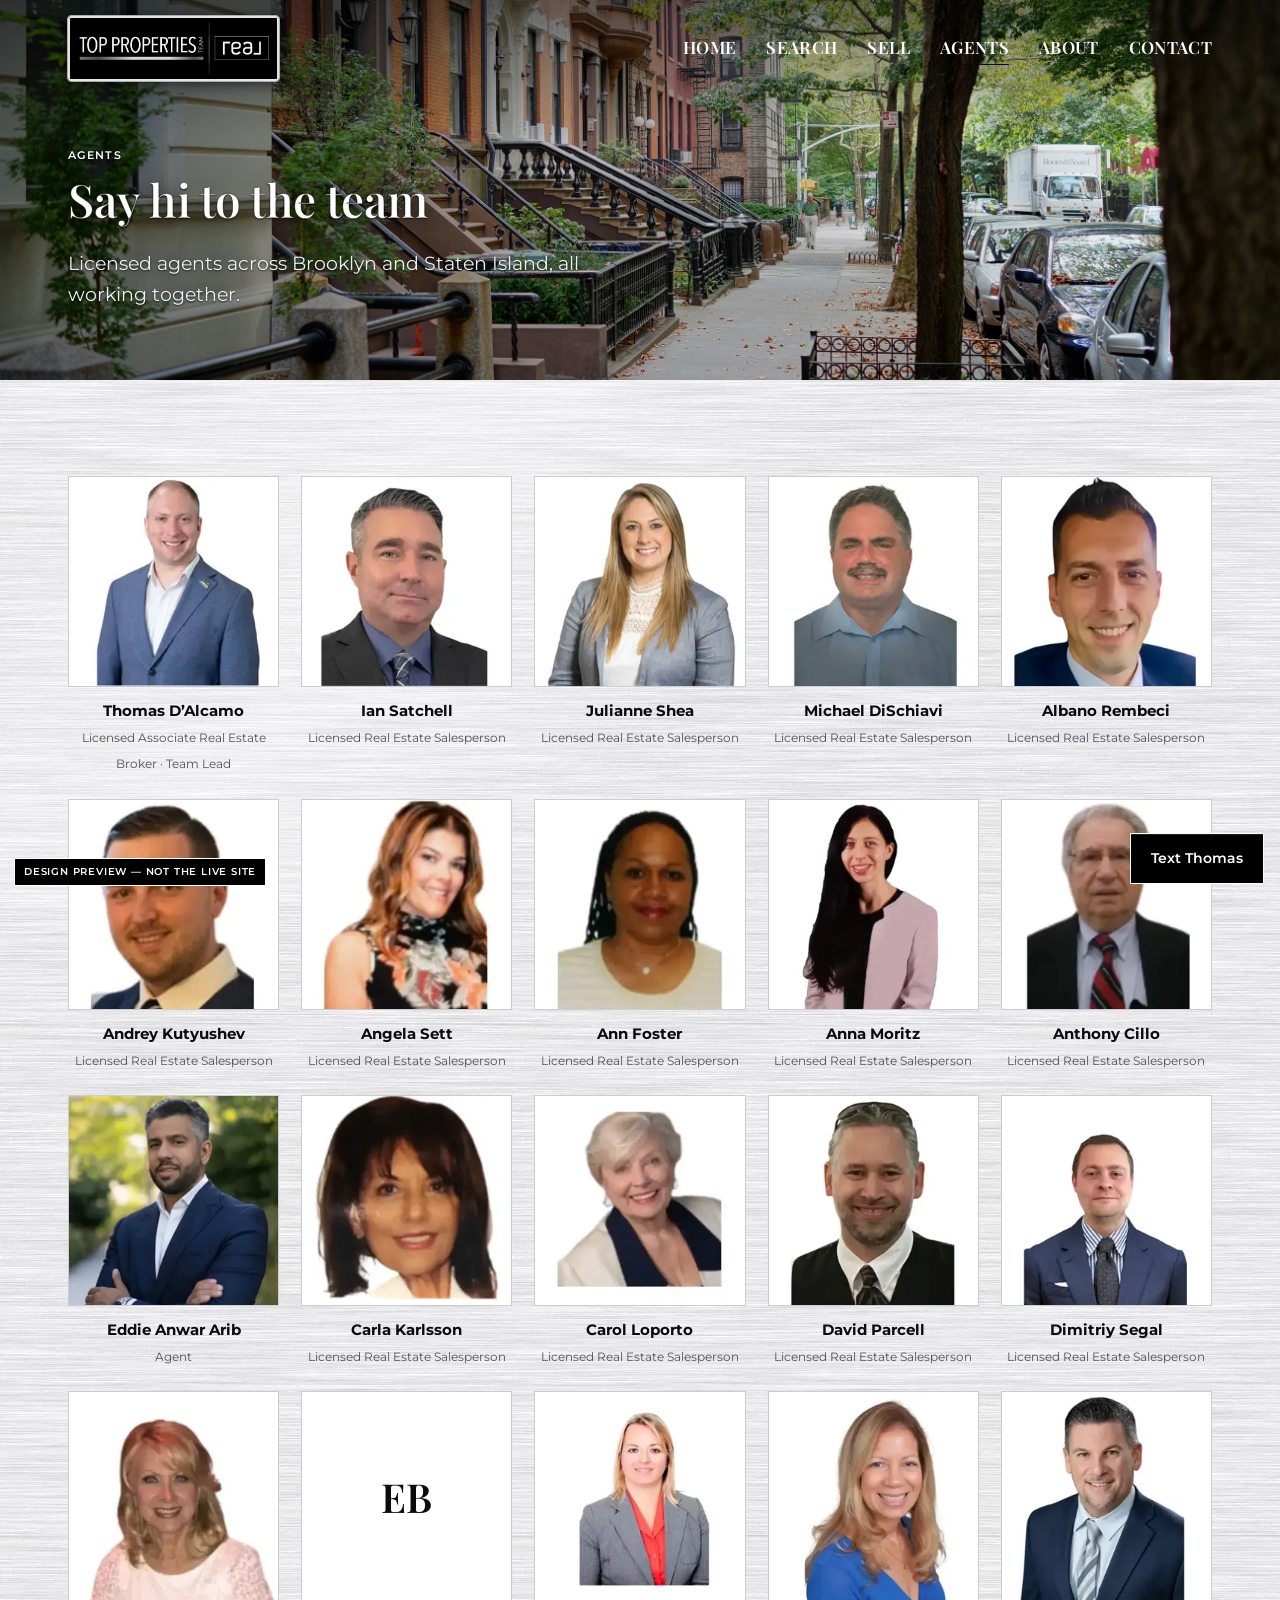
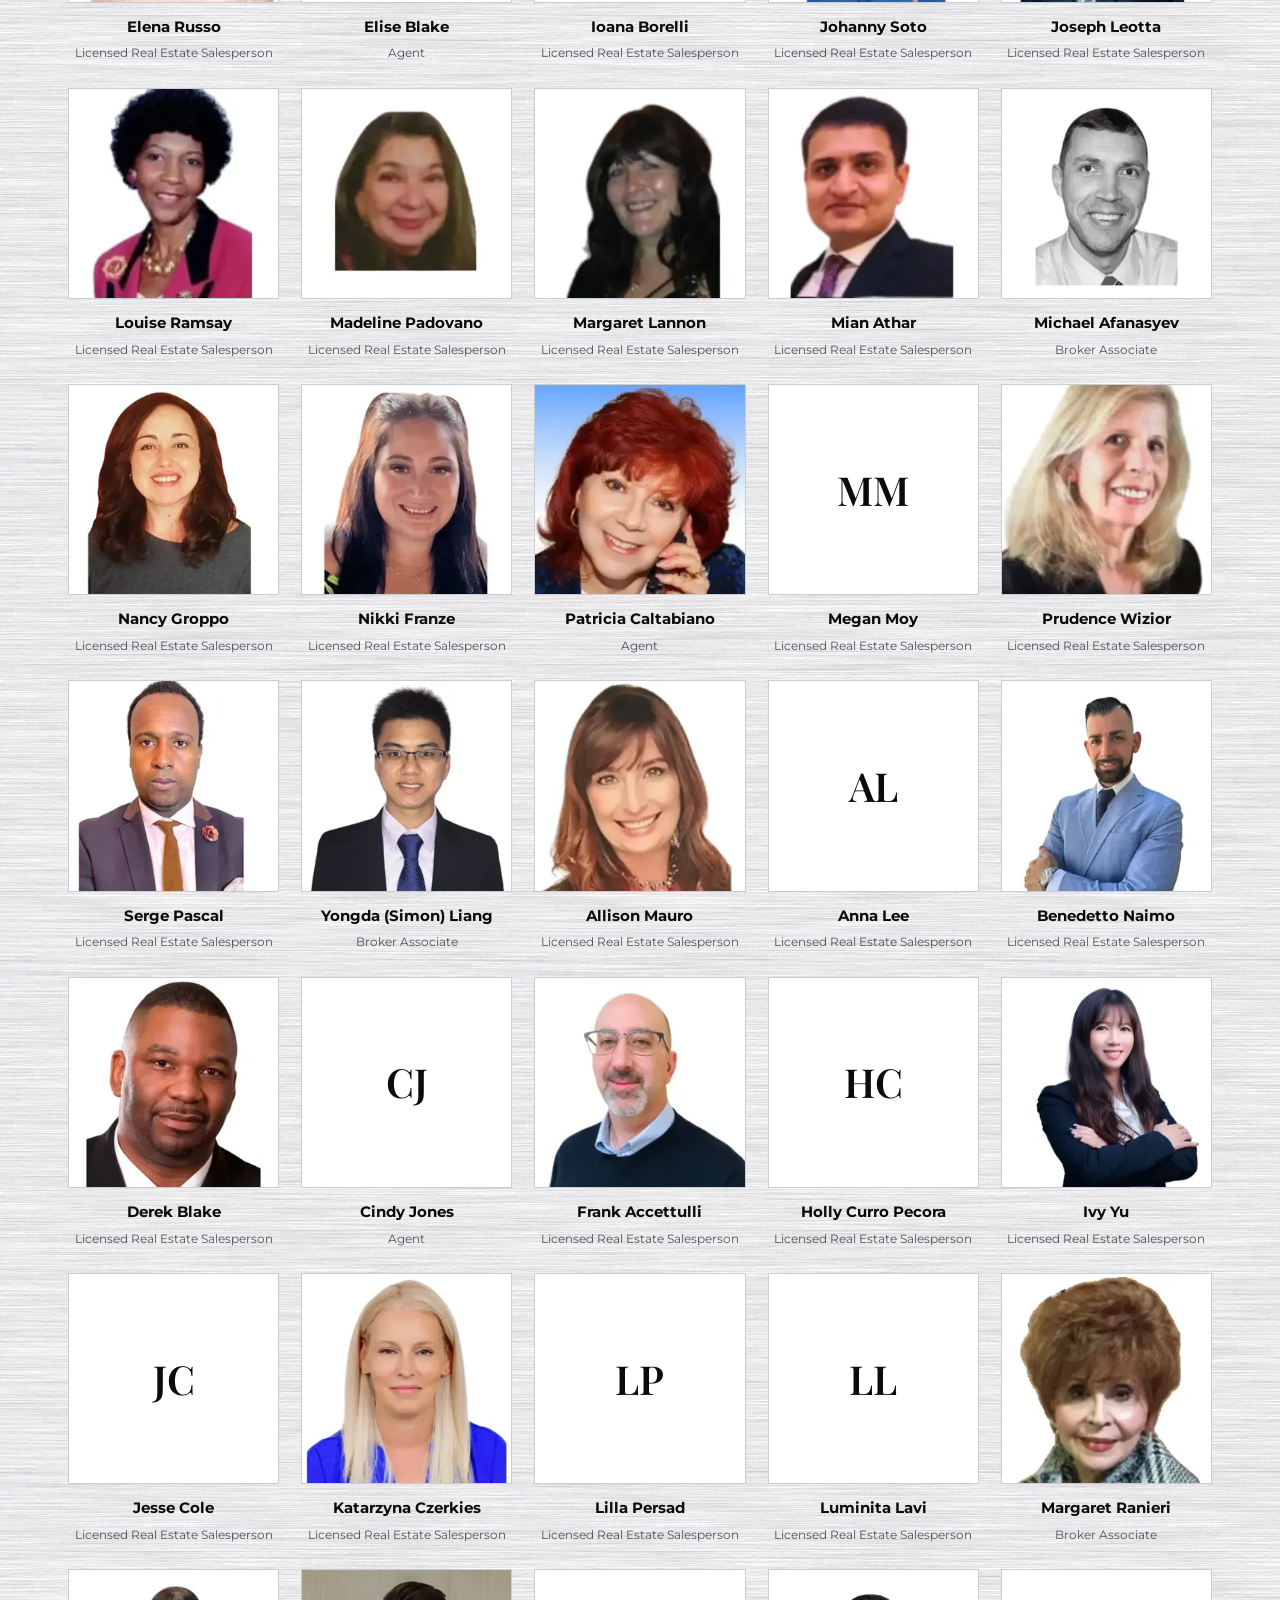
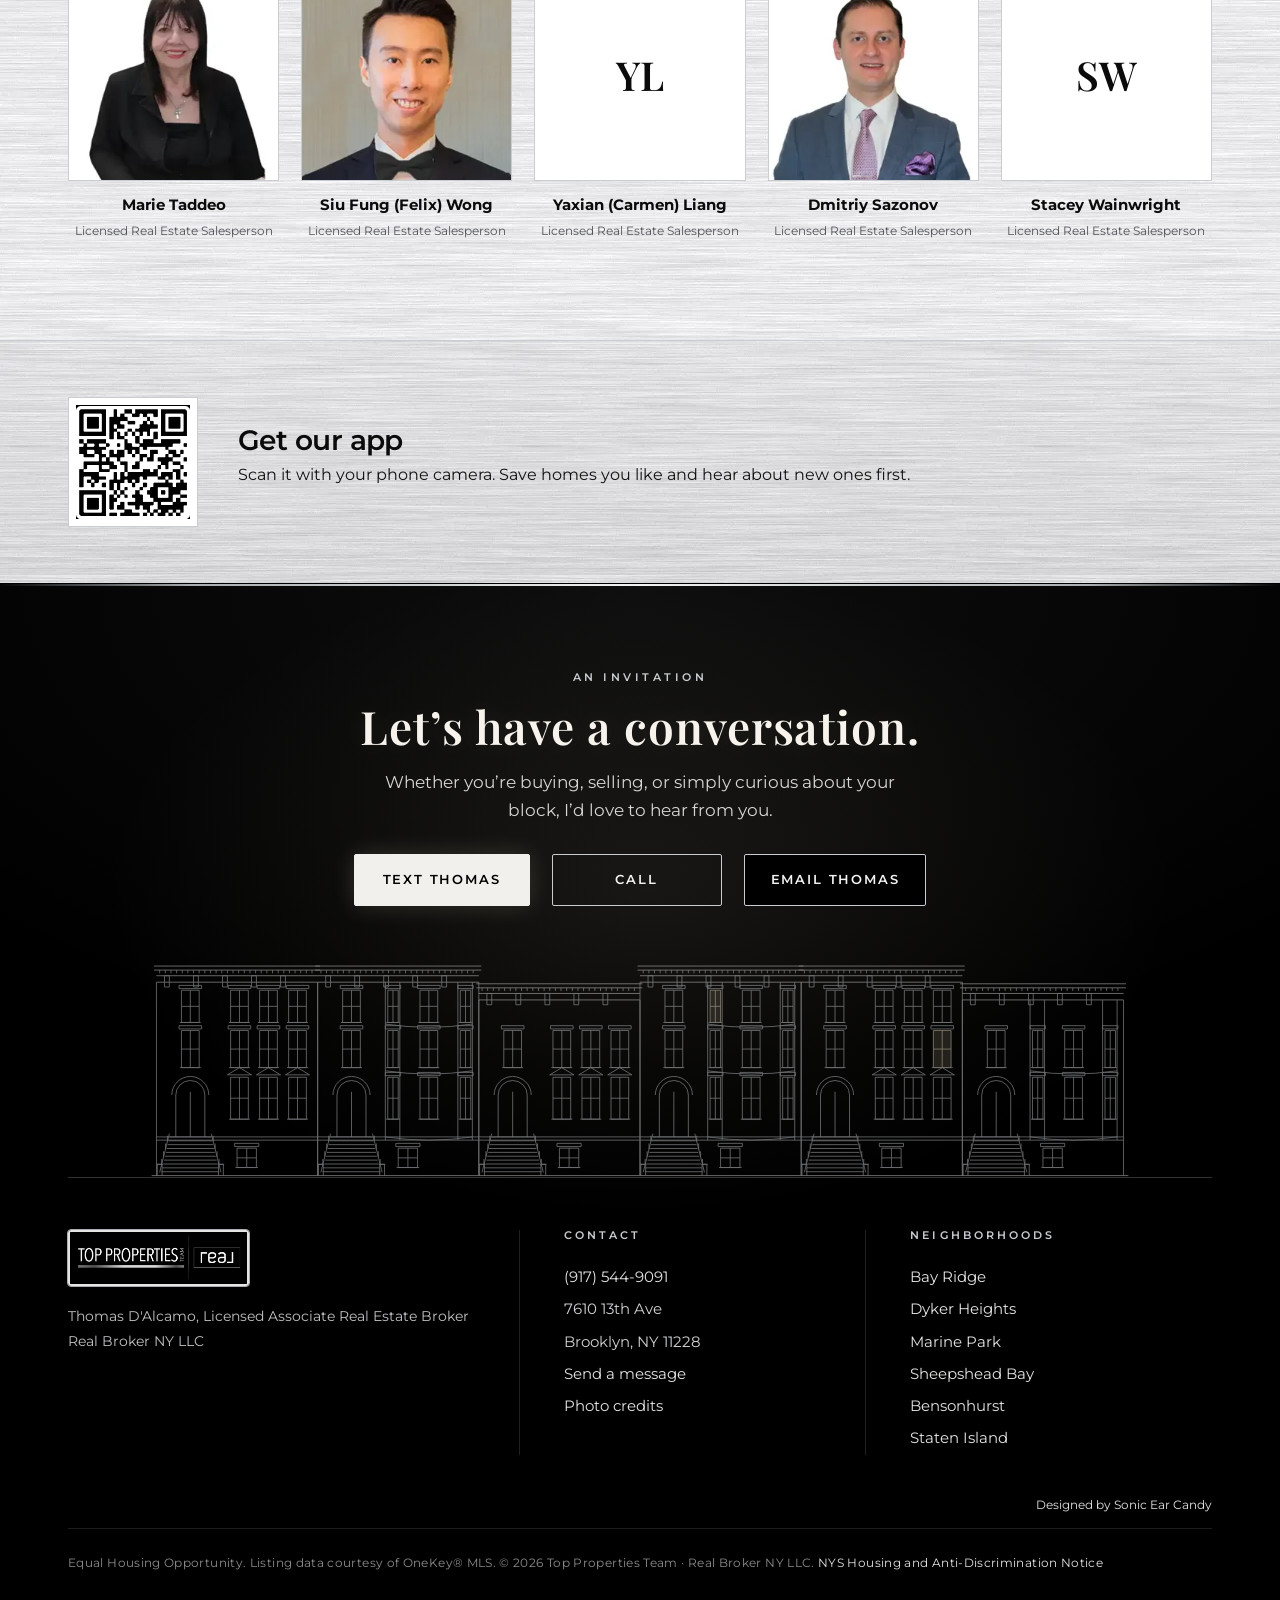
<file: team.html>
<!doctype html><html lang="en"><head><meta charset="utf-8"><meta name="viewport" content="width=device-width,initial-scale=1">
<!-- Google tag (gtag.js) -->
<script async src="https://www.googletagmanager.com/gtag/js?id=G-0NTC9R6F60"></script>
<script>
  window.dataLayer = window.dataLayer || [];
  function gtag(){dataLayer.push(arguments);}
  gtag('js', new Date());
  gtag('config', 'G-0NTC9R6F60');
</script>
<meta name="robots" content="noindex,nofollow"><title>Our Team | Top Properties Team — Brooklyn Real Estate</title>
<meta name="description" content="Top Properties Team at Real Broker NY: Brooklyn real estate in Bay Ridge, Dyker Heights, Marine Park, Sheepshead Bay, Bensonhurst and Staten Island. Call or text (917) 544-9091.">
<link rel="icon" href="img/favicon.png"><link rel="preconnect" href="https://fonts.googleapis.com"><link rel="preconnect" href="https://fonts.gstatic.com" crossorigin>
<link href="https://fonts.googleapis.com/css2?family=Montserrat:wght@400;600&family=Playfair+Display:wght@600&display=swap" rel="stylesheet" media="print" onload="this.media='all'">
<link rel="preload" as="image" href="img/hero-team.webp?v=hq5" media="(min-width:701px)" fetchpriority="high"><link rel="preload" as="image" href="img/hero-team-m.webp?v=hq5" media="(max-width:700px)" fetchpriority="high">
<link rel="stylesheet" href="style.css?v=ct4"></head><body>
<header><div class="wrap nav"><a href="index.html"><img loading="lazy" src="img/logo-hd.webp" width="679" height="200" alt="Top Properties Team · Real"></a>
<button class="burger" aria-label="Menu" onclick="document.querySelector('.menu').classList.toggle('open')">&#9776;</button><ul class="menu"><li><a href="index.html">HOME</a></li><li><a href="https://toppropertiesnyc.com/listing" target="_blank" rel="noopener">SEARCH</a></li><li><a href="sell.html">SELL</a></li><li><a href="team.html" class="on">AGENTS</a></li><li><a href="about.html">ABOUT</a></li><li><a href="contact.html">CONTACT</a></li></ul></div></header>
<div class="hero small"><div class="kb" style="--bgm:url(img/hero-team-m.webp?v=hq5);background-image:url(img/hero-team.webp?v=hq5);background-position:50% 62%"></div><div class="wrap"><div class="eyebrow" style="color:#FFFFFF">Agents</div><h1>Say hi to the team</h1><p>Licensed agents across Brooklyn and Staten Island, all working together.</p></div></div>
<section><div class="wrap"><div class="team"><div class="ag"><div class="av"><img loading="lazy" src="img/team/thomas-dalcamo.webp" alt="Thomas D’Alcamo"></div><b>Thomas D’Alcamo</b><span>Licensed Associate Real Estate Broker · Team Lead</span></div><div class="ag"><div class="av"><img loading="lazy" src="img/team/ian-satchell.webp" alt="Ian Satchell"></div><b>Ian Satchell</b><span>Licensed Real Estate Salesperson</span></div><div class="ag"><div class="av"><img loading="lazy" src="img/team/julianne-shea.webp" alt="Julianne Shea"></div><b>Julianne Shea</b><span>Licensed Real Estate Salesperson</span></div><div class="ag"><div class="av"><img loading="lazy" src="img/team/michael-dischiavi.webp" alt="Michael DiSchiavi"></div><b>Michael DiSchiavi</b><span>Licensed Real Estate Salesperson</span></div><div class="ag"><div class="av"><img loading="lazy" src="img/team/albano-rembeci.webp" alt="Albano Rembeci"></div><b>Albano Rembeci</b><span>Licensed Real Estate Salesperson</span></div><div class="ag"><div class="av"><img loading="lazy" src="img/team/andrey-kutyushev.webp" alt="Andrey Kutyushev"></div><b>Andrey Kutyushev</b><span>Licensed Real Estate Salesperson</span></div><div class="ag"><div class="av"><img loading="lazy" src="img/team/angela-sett.webp" alt="Angela Sett"></div><b>Angela Sett</b><span>Licensed Real Estate Salesperson</span></div><div class="ag"><div class="av"><img loading="lazy" src="img/team/ann-foster.webp" alt="Ann Foster"></div><b>Ann Foster</b><span>Licensed Real Estate Salesperson</span></div><div class="ag"><div class="av"><img loading="lazy" src="img/team/anna-moritz.webp" alt="Anna Moritz"></div><b>Anna Moritz</b><span>Licensed Real Estate Salesperson</span></div><div class="ag"><div class="av"><img loading="lazy" src="img/team/anthony-cillo.webp" alt="Anthony Cillo"></div><b>Anthony Cillo</b><span>Licensed Real Estate Salesperson</span></div><div class="ag"><div class="av"><img loading="lazy" src="img/team/eddie-anwar-arib.webp" alt="Eddie Anwar Arib"></div><b>Eddie Anwar Arib</b><span>Agent</span></div><div class="ag"><div class="av"><img loading="lazy" src="img/team/carla-karlsson.webp" alt="Carla Karlsson"></div><b>Carla Karlsson</b><span>Licensed Real Estate Salesperson</span></div><div class="ag"><div class="av"><img loading="lazy" src="img/team/carol-loporto.webp" alt="Carol Loporto"></div><b>Carol Loporto</b><span>Licensed Real Estate Salesperson</span></div><div class="ag"><div class="av"><img loading="lazy" src="img/team/david-parcell.webp" alt="David Parcell"></div><b>David Parcell</b><span>Licensed Real Estate Salesperson</span></div><div class="ag"><div class="av"><img loading="lazy" src="img/team/dimitriy-segal.webp" alt="Dimitriy Segal"></div><b>Dimitriy Segal</b><span>Licensed Real Estate Salesperson</span></div><div class="ag"><div class="av"><img loading="lazy" src="img/team/elena-russo.webp" alt="Elena Russo"></div><b>Elena Russo</b><span>Licensed Real Estate Salesperson</span></div><div class="ag"><div class="av"><span>EB</span></div><b>Elise Blake</b><span>Agent</span></div><div class="ag"><div class="av"><img loading="lazy" src="img/team/ioana-borelli.webp" alt="Ioana Borelli"></div><b>Ioana Borelli</b><span>Licensed Real Estate Salesperson</span></div><div class="ag"><div class="av"><img loading="lazy" src="img/team/johanny-soto.webp" alt="Johanny Soto"></div><b>Johanny Soto</b><span>Licensed Real Estate Salesperson</span></div><div class="ag"><div class="av"><img loading="lazy" src="img/team/joseph-leotta.webp" alt="Joseph Leotta"></div><b>Joseph Leotta</b><span>Licensed Real Estate Salesperson</span></div><div class="ag"><div class="av"><img loading="lazy" src="img/team/louise-ramsay.webp" alt="Louise Ramsay"></div><b>Louise Ramsay</b><span>Licensed Real Estate Salesperson</span></div><div class="ag"><div class="av"><img loading="lazy" src="img/team/madeline-padovano.webp" alt="Madeline Padovano"></div><b>Madeline Padovano</b><span>Licensed Real Estate Salesperson</span></div><div class="ag"><div class="av"><img loading="lazy" src="img/team/margaret-lannon.webp" alt="Margaret Lannon"></div><b>Margaret Lannon</b><span>Licensed Real Estate Salesperson</span></div><div class="ag"><div class="av"><img loading="lazy" src="img/team/mian-athar.webp" alt="Mian Athar"></div><b>Mian Athar</b><span>Licensed Real Estate Salesperson</span></div><div class="ag"><div class="av"><img loading="lazy" src="img/team/michael-afanasyev.webp" alt="Michael Afanasyev"></div><b>Michael Afanasyev</b><span>Broker Associate</span></div><div class="ag"><div class="av"><img loading="lazy" src="img/team/nancy-groppo.webp" alt="Nancy Groppo"></div><b>Nancy Groppo</b><span>Licensed Real Estate Salesperson</span></div><div class="ag"><div class="av"><img loading="lazy" src="img/team/nikki-franze.webp" alt="Nikki Franze"></div><b>Nikki Franze</b><span>Licensed Real Estate Salesperson</span></div><div class="ag"><div class="av"><img loading="lazy" src="img/team/patricia-caltabiano.webp" alt="Patricia Caltabiano"></div><b>Patricia Caltabiano</b><span>Agent</span></div><div class="ag"><div class="av"><span>MM</span></div><b>Megan Moy</b><span>Licensed Real Estate Salesperson</span></div><div class="ag"><div class="av"><img loading="lazy" src="img/team/prudence-wizior.webp" alt="Prudence Wizior"></div><b>Prudence Wizior</b><span>Licensed Real Estate Salesperson</span></div><div class="ag"><div class="av"><img loading="lazy" src="img/team/serge-pascal.webp" alt="Serge Pascal"></div><b>Serge Pascal</b><span>Licensed Real Estate Salesperson</span></div><div class="ag"><div class="av"><img loading="lazy" src="img/team/yongda-simon-liang.webp" alt="Yongda (Simon) Liang"></div><b>Yongda (Simon) Liang</b><span>Broker Associate</span></div><div class="ag"><div class="av"><img loading="lazy" src="img/team/allison-mauro.webp" alt="Allison Mauro"></div><b>Allison Mauro</b><span>Licensed Real Estate Salesperson</span></div><div class="ag"><div class="av"><span>AL</span></div><b>Anna Lee</b><span>Licensed Real Estate Salesperson</span></div><div class="ag"><div class="av"><img loading="lazy" src="img/team/benedetto-naimo.webp" alt="Benedetto Naimo"></div><b>Benedetto Naimo</b><span>Licensed Real Estate Salesperson</span></div><div class="ag"><div class="av"><img loading="lazy" src="img/team/derek-blake.webp" alt="Derek Blake"></div><b>Derek Blake</b><span>Licensed Real Estate Salesperson</span></div><div class="ag"><div class="av"><span>CJ</span></div><b>Cindy Jones</b><span>Agent</span></div><div class="ag"><div class="av"><img loading="lazy" src="img/team/frank-accettulli.webp" alt="Frank Accettulli"></div><b>Frank Accettulli</b><span>Licensed Real Estate Salesperson</span></div><div class="ag"><div class="av"><span>HC</span></div><b>Holly Curro Pecora</b><span>Licensed Real Estate Salesperson</span></div><div class="ag"><div class="av"><img loading="lazy" src="img/team/ivy-yu.webp" alt="Ivy Yu"></div><b>Ivy Yu</b><span>Licensed Real Estate Salesperson</span></div><div class="ag"><div class="av"><span>JC</span></div><b>Jesse Cole</b><span>Licensed Real Estate Salesperson</span></div><div class="ag"><div class="av"><img loading="lazy" src="img/team/katarzyna-czerkies.webp" alt="Katarzyna Czerkies"></div><b>Katarzyna Czerkies</b><span>Licensed Real Estate Salesperson</span></div><div class="ag"><div class="av"><span>LP</span></div><b>Lilla Persad</b><span>Licensed Real Estate Salesperson</span></div><div class="ag"><div class="av"><span>LL</span></div><b>Luminita Lavi</b><span>Licensed Real Estate Salesperson</span></div><div class="ag"><div class="av"><img loading="lazy" src="img/team/margaret-ranieri.webp" alt="Margaret Ranieri"></div><b>Margaret Ranieri</b><span>Broker Associate</span></div><div class="ag"><div class="av"><img loading="lazy" src="img/team/marie-taddeo.webp" alt="Marie Taddeo"></div><b>Marie Taddeo</b><span>Licensed Real Estate Salesperson</span></div><div class="ag"><div class="av"><img loading="lazy" src="img/team/siu-fung-felix-wong.webp" alt="Siu Fung (Felix) Wong"></div><b>Siu Fung (Felix) Wong</b><span>Licensed Real Estate Salesperson</span></div><div class="ag"><div class="av"><span>YL</span></div><b>Yaxian (Carmen) Liang</b><span>Licensed Real Estate Salesperson</span></div><div class="ag"><div class="av"><img loading="lazy" src="img/team/dmitriy-sazonov.webp" alt="Dmitriy Sazonov"></div><b>Dmitriy Sazonov</b><span>Licensed Real Estate Salesperson</span></div><div class="ag"><div class="av"><span>SW</span></div><b>Stacey Wainwright</b><span>Licensed Real Estate Salesperson</span></div></div></div></section>
<section class="app" style="padding:56px 0"><div class="wrap"><img loading="lazy" src="img/qr.png" alt="QR code to download the Top Properties Team app">
<div><h3>Get our app</h3><p style="margin:0 0 10px">Scan it with your phone camera. Save homes you like and hear about new ones first.</p>
</div></div></section>
<footer><div class="wrap"><div class="fcta"><p class="fey">An invitation</p><h2>Let&rsquo;s have a conversation.</h2><p class="fsub">Whether you&rsquo;re buying, selling, or simply curious about your block, I&rsquo;d love to hear from you.</p><div class="fbtns"><a class="btn light fpri" href="sms:+19175449091">Text Thomas</a> <a class="btn light" href="tel:+19175449091">Call</a> <a class="btn light fem" href="mailto:thomasdalcamo@gmail.com" aria-haspopup="dialog" aria-controls="emodal">Email Thomas</a></div></div><div class="farchw"><svg class="farch" viewBox="-8 30 1216 272" preserveAspectRatio="xMidYMax meet" aria-hidden="true" focusable="false"><g fill="none" stroke="#C9CCD1" stroke-width="1" vector-effect="non-scaling-stroke"><path d="M0 300V60M200 300V60"/><path d="M-3 40h206M-3 45h206M0 52h200M0 60h200" stroke="#E5E4E2"/><path d="M4 45v4M11 45v4M18 45v4M25 45v4M32 45v4M39 45v4M46 45v4M53 45v4M60 45v4M67 45v4M74 45v4M81 45v4M88 45v4M95 45v4M102 45v4M109 45v4M116 45v4M123 45v4M130 45v4M137 45v4M144 45v4M151 45v4M158 45v4M165 45v4M172 45v4M179 45v4M186 45v4M193 45v4"/><path d="M10 52h6v14h-6zM46 52h6v14h-6zM82 52h6v14h-6zM118 52h6v14h-6zM154 52h6v14h-6z"/><path d="M0 252h200M0 256h200"/><path d="M24 252V200a18 18 0 0 1 36 0V252M42 252V196"/><path d="M19 200a23 23 0 0 1 46 0"/><path d="M16.0 252.0h52.0"/><path d="M14.9 256.8h54.2"/><path d="M13.8 261.6h56.4"/><path d="M12.7 266.4h58.6"/><path d="M11.6 271.2h60.8"/><path d="M10.5 276.0h63.0"/><path d="M9.399999999999999 280.8h65.2"/><path d="M8.299999999999999 285.6h67.4"/><path d="M7.199999999999999 290.4h69.6"/><path d="M6.1 295.2h71.8"/><path d="M16 248L4 296M68 248L80 296"/><path d="M13.6 257.6v-7M11.2 267.2v-7M8.8 276.8v-7M6.4 286.4v-7M70.4 257.6v-7M72.8 267.2v-7M75.2 276.8v-7M77.6 286.4v-7"/><path d="M1 300v-14h6v14M77 300v-14h6v14M0 286h8M76 286h8"/><path d="M100 266h24v24h-24zM112.0 266v24M100 278.0h24"/><path d="M97 264h30v-4h-30z"/><path d="M98 290h28"/><path d="M92 178h22v52h-22zM103.0 178v52M92 204.0h22"/><path d="M88 175h30l-15.0 -9z"/><path d="M90 230h26"/><path d="M128 178h22v52h-22zM139.0 178v52M128 204.0h22"/><path d="M124 175h30l-15.0 -9z"/><path d="M126 230h26"/><path d="M164 178h22v52h-22zM175.0 178v52M164 204.0h22"/><path d="M160 175h30l-15.0 -9z"/><path d="M162 230h26"/><path d="M92 120h22v46h-22zM103.0 120v46M92 143.0h22"/><path d="M89 118h28v-4h-28z"/><path d="M90 166h26"/><path d="M128 120h22v46h-22zM139.0 120v46M128 143.0h22"/><path d="M125 118h28v-4h-28z"/><path d="M126 166h26"/><path d="M164 120h22v46h-22zM175.0 120v46M164 143.0h22"/><path d="M161 118h28v-4h-28z"/><path d="M162 166h26"/><path d="M31 120h22v46h-22zM42.0 120v46M31 143.0h22"/><path d="M28 118h28v-4h-28z"/><path d="M29 166h26"/><path d="M92 70h22v40h-22zM103.0 70v40M92 90.0h22"/><path d="M89 68h28v-4h-28z"/><path d="M90 110h26"/><path d="M128 70h22v40h-22zM139.0 70v40M128 90.0h22"/><path d="M125 68h28v-4h-28z"/><path d="M126 110h26"/><path d="M164 70h22v40h-22zM175.0 70v40M164 90.0h22"/><path d="M161 68h28v-4h-28z"/><path d="M162 110h26"/><path d="M31 70h22v40h-22zM42.0 70v40M31 90.0h22"/><path d="M28 68h28v-4h-28z"/><path d="M29 110h26"/><path d="M200 300V60M400 300V60"/><path d="M197 40h206M197 45h206M200 52h200M200 60h200" stroke="#E5E4E2"/><path d="M204 45v4M211 45v4M218 45v4M225 45v4M232 45v4M239 45v4M246 45v4M253 45v4M260 45v4M267 45v4M274 45v4M281 45v4M288 45v4M295 45v4M302 45v4M309 45v4M316 45v4M323 45v4M330 45v4M337 45v4M344 45v4M351 45v4M358 45v4M365 45v4M372 45v4M379 45v4M386 45v4M393 45v4"/><path d="M210 52h6v14h-6zM246 52h6v14h-6zM282 52h6v14h-6zM318 52h6v14h-6zM354 52h6v14h-6z"/><path d="M200 252h200M200 256h200"/><path d="M224 252V200a18 18 0 0 1 36 0V252M242 252V196"/><path d="M219 200a23 23 0 0 1 46 0"/><path d="M216.0 252.0h52.0"/><path d="M214.9 256.8h54.2"/><path d="M213.8 261.6h56.4"/><path d="M212.7 266.4h58.6"/><path d="M211.6 271.2h60.8"/><path d="M210.5 276.0h63.0"/><path d="M209.4 280.8h65.2"/><path d="M208.3 285.6h67.4"/><path d="M207.2 290.4h69.6"/><path d="M206.1 295.2h71.8"/><path d="M216 248L204 296M268 248L280 296"/><path d="M213.6 257.6v-7M211.2 267.2v-7M208.8 276.8v-7M206.4 286.4v-7M270.4 257.6v-7M272.8 267.2v-7M275.2 276.8v-7M277.6 286.4v-7"/><path d="M201 300v-14h6v14M277 300v-14h6v14M200 286h8M276 286h8"/><path d="M300 266h24v24h-24zM312.0 266v24M300 278.0h24"/><path d="M297 264h30v-4h-30z"/><path d="M298 290h28"/><path d="M284 256V60M392 256V60M302 256V60M374 256V60"/><path d="M284 252Q338 260 392 252"/><path d="M284 170Q338 178 392 170"/><path d="M284 112Q338 120 392 112"/><path d="M287 178h13v52h-13zM293.5 178v52M287 204.0h13"/><path d="M284 176h19v-4h-19z"/><path d="M285 230h17"/><path d="M327 178h22v52h-22zM338.0 178v52M327 204.0h22"/><path d="M324 176h28v-4h-28z"/><path d="M325 230h26"/><path d="M377 178h13v52h-13zM383.5 178v52M377 204.0h13"/><path d="M374 176h19v-4h-19z"/><path d="M375 230h17"/><path d="M287 120h13v46h-13zM293.5 120v46M287 143.0h13"/><path d="M284 118h19v-4h-19z"/><path d="M285 166h17"/><path d="M327 120h22v46h-22zM338.0 120v46M327 143.0h22"/><path d="M324 118h28v-4h-28z"/><path d="M325 166h26"/><path d="M377 120h13v46h-13zM383.5 120v46M377 143.0h13"/><path d="M374 118h19v-4h-19z"/><path d="M375 166h17"/><path d="M231 120h22v46h-22zM242.0 120v46M231 143.0h22"/><path d="M228 118h28v-4h-28z"/><path d="M229 166h26"/><path d="M287 70h13v40h-13zM293.5 70v40M287 90.0h13"/><path d="M284 68h19v-4h-19z"/><path d="M285 110h17"/><path d="M327 70h22v40h-22zM338.0 70v40M327 90.0h22"/><path d="M324 68h28v-4h-28z"/><path d="M325 110h26"/><path d="M377 70h13v40h-13zM383.5 70v40M377 90.0h13"/><path d="M374 68h19v-4h-19z"/><path d="M375 110h17"/><path d="M231 70h22v40h-22zM242.0 70v40M231 90.0h22"/><path d="M228 68h28v-4h-28z"/><path d="M229 110h26"/><path d="M400 300V82M600 300V82"/><path d="M397 62h206M397 67h206M400 74h200M400 82h200" stroke="#E5E4E2"/><path d="M404 67v4M411 67v4M418 67v4M425 67v4M432 67v4M439 67v4M446 67v4M453 67v4M460 67v4M467 67v4M474 67v4M481 67v4M488 67v4M495 67v4M502 67v4M509 67v4M516 67v4M523 67v4M530 67v4M537 67v4M544 67v4M551 67v4M558 67v4M565 67v4M572 67v4M579 67v4M586 67v4M593 67v4"/><path d="M410 74h6v14h-6zM446 74h6v14h-6zM482 74h6v14h-6zM518 74h6v14h-6zM554 74h6v14h-6z"/><path d="M400 252h200M400 256h200"/><path d="M424 252V200a18 18 0 0 1 36 0V252M442 252V196"/><path d="M419 200a23 23 0 0 1 46 0"/><path d="M416.0 252.0h52.0"/><path d="M414.9 256.8h54.2"/><path d="M413.8 261.6h56.4"/><path d="M412.7 266.4h58.6"/><path d="M411.6 271.2h60.8"/><path d="M410.5 276.0h63.0"/><path d="M409.4 280.8h65.2"/><path d="M408.3 285.6h67.4"/><path d="M407.2 290.4h69.6"/><path d="M406.1 295.2h71.8"/><path d="M416 248L404 296M468 248L480 296"/><path d="M413.6 257.6v-7M411.2 267.2v-7M408.8 276.8v-7M406.4 286.4v-7M470.4 257.6v-7M472.8 267.2v-7M475.2 276.8v-7M477.6 286.4v-7"/><path d="M401 300v-14h6v14M477 300v-14h6v14M400 286h8M476 286h8"/><path d="M500 266h24v24h-24zM512.0 266v24M500 278.0h24"/><path d="M497 264h30v-4h-30z"/><path d="M498 290h28"/><path d="M492 178h22v52h-22zM503.0 178v52M492 204.0h22"/><path d="M488 175h30l-15.0 -9z"/><path d="M490 230h26"/><path d="M528 178h22v52h-22zM539.0 178v52M528 204.0h22"/><path d="M524 175h30l-15.0 -9z"/><path d="M526 230h26"/><path d="M564 178h22v52h-22zM575.0 178v52M564 204.0h22"/><path d="M560 175h30l-15.0 -9z"/><path d="M562 230h26"/><path d="M492 120h22v46h-22zM503.0 120v46M492 143.0h22"/><path d="M489 118h28v-4h-28z"/><path d="M490 166h26"/><path d="M528 120h22v46h-22zM539.0 120v46M528 143.0h22"/><path d="M525 118h28v-4h-28z"/><path d="M526 166h26"/><path d="M564 120h22v46h-22zM575.0 120v46M564 143.0h22"/><path d="M561 118h28v-4h-28z"/><path d="M562 166h26"/><path d="M431 120h22v46h-22zM442.0 120v46M431 143.0h22"/><path d="M428 118h28v-4h-28z"/><path d="M429 166h26"/><path d="M600 300V60M800 300V60"/><path d="M597 40h206M597 45h206M600 52h200M600 60h200" stroke="#E5E4E2"/><path d="M604 45v4M611 45v4M618 45v4M625 45v4M632 45v4M639 45v4M646 45v4M653 45v4M660 45v4M667 45v4M674 45v4M681 45v4M688 45v4M695 45v4M702 45v4M709 45v4M716 45v4M723 45v4M730 45v4M737 45v4M744 45v4M751 45v4M758 45v4M765 45v4M772 45v4M779 45v4M786 45v4M793 45v4"/><path d="M610 52h6v14h-6zM646 52h6v14h-6zM682 52h6v14h-6zM718 52h6v14h-6zM754 52h6v14h-6z"/><path d="M600 252h200M600 256h200"/><path d="M624 252V200a18 18 0 0 1 36 0V252M642 252V196"/><path d="M619 200a23 23 0 0 1 46 0"/><path d="M616.0 252.0h52.0"/><path d="M614.9 256.8h54.2"/><path d="M613.8 261.6h56.4"/><path d="M612.7 266.4h58.6"/><path d="M611.6 271.2h60.8"/><path d="M610.5 276.0h63.0"/><path d="M609.4 280.8h65.2"/><path d="M608.3 285.6h67.4"/><path d="M607.2 290.4h69.6"/><path d="M606.1 295.2h71.8"/><path d="M616 248L604 296M668 248L680 296"/><path d="M613.6 257.6v-7M611.2 267.2v-7M608.8 276.8v-7M606.4 286.4v-7M670.4 257.6v-7M672.8 267.2v-7M675.2 276.8v-7M677.6 286.4v-7"/><path d="M601 300v-14h6v14M677 300v-14h6v14M600 286h8M676 286h8"/><path d="M700 266h24v24h-24zM712.0 266v24M700 278.0h24"/><path d="M697 264h30v-4h-30z"/><path d="M698 290h28"/><path d="M684 256V60M792 256V60M702 256V60M774 256V60"/><path d="M684 252Q738 260 792 252"/><path d="M684 170Q738 178 792 170"/><path d="M684 112Q738 120 792 112"/><path d="M687 178h13v52h-13zM693.5 178v52M687 204.0h13"/><path d="M684 176h19v-4h-19z"/><path d="M685 230h17"/><path d="M727 178h22v52h-22zM738.0 178v52M727 204.0h22"/><path d="M724 176h28v-4h-28z"/><path d="M725 230h26"/><path d="M777 178h13v52h-13zM783.5 178v52M777 204.0h13"/><path d="M774 176h19v-4h-19z"/><path d="M775 230h17"/><path d="M687 120h13v46h-13zM693.5 120v46M687 143.0h13"/><path d="M684 118h19v-4h-19z"/><path d="M685 166h17"/><path d="M727 120h22v46h-22zM738.0 120v46M727 143.0h22"/><path d="M724 118h28v-4h-28z"/><path d="M725 166h26"/><path d="M777 120h13v46h-13zM783.5 120v46M777 143.0h13"/><path d="M774 118h19v-4h-19z"/><path d="M775 166h17"/><path d="M631 120h22v46h-22zM642.0 120v46M631 143.0h22"/><path d="M628 118h28v-4h-28z"/><path d="M629 166h26"/><path d="M687 70h13v40h-13zM693.5 70v40M687 90.0h13" fill="#F6E7C8" fill-opacity=".24" stroke="#F3E3C3"/><path d="M684 68h19v-4h-19z"/><path d="M685 110h17"/><path d="M727 70h22v40h-22zM738.0 70v40M727 90.0h22"/><path d="M724 68h28v-4h-28z"/><path d="M725 110h26"/><path d="M777 70h13v40h-13zM783.5 70v40M777 90.0h13"/><path d="M774 68h19v-4h-19z"/><path d="M775 110h17"/><path d="M631 70h22v40h-22zM642.0 70v40M631 90.0h22"/><path d="M628 68h28v-4h-28z"/><path d="M629 110h26"/><path d="M800 300V60M1000 300V60"/><path d="M797 40h206M797 45h206M800 52h200M800 60h200" stroke="#E5E4E2"/><path d="M804 45v4M811 45v4M818 45v4M825 45v4M832 45v4M839 45v4M846 45v4M853 45v4M860 45v4M867 45v4M874 45v4M881 45v4M888 45v4M895 45v4M902 45v4M909 45v4M916 45v4M923 45v4M930 45v4M937 45v4M944 45v4M951 45v4M958 45v4M965 45v4M972 45v4M979 45v4M986 45v4M993 45v4"/><path d="M810 52h6v14h-6zM846 52h6v14h-6zM882 52h6v14h-6zM918 52h6v14h-6zM954 52h6v14h-6z"/><path d="M800 252h200M800 256h200"/><path d="M824 252V200a18 18 0 0 1 36 0V252M842 252V196"/><path d="M819 200a23 23 0 0 1 46 0"/><path d="M816.0 252.0h52.0"/><path d="M814.9 256.8h54.2"/><path d="M813.8 261.6h56.4"/><path d="M812.7 266.4h58.6"/><path d="M811.6 271.2h60.8"/><path d="M810.5 276.0h63.0"/><path d="M809.4 280.8h65.2"/><path d="M808.3 285.6h67.4"/><path d="M807.2 290.4h69.6"/><path d="M806.1 295.2h71.8"/><path d="M816 248L804 296M868 248L880 296"/><path d="M813.6 257.6v-7M811.2 267.2v-7M808.8 276.8v-7M806.4 286.4v-7M870.4 257.6v-7M872.8 267.2v-7M875.2 276.8v-7M877.6 286.4v-7"/><path d="M801 300v-14h6v14M877 300v-14h6v14M800 286h8M876 286h8"/><path d="M900 266h24v24h-24zM912.0 266v24M900 278.0h24"/><path d="M897 264h30v-4h-30z"/><path d="M898 290h28"/><path d="M892 178h22v52h-22zM903.0 178v52M892 204.0h22"/><path d="M888 175h30l-15.0 -9z"/><path d="M890 230h26"/><path d="M928 178h22v52h-22zM939.0 178v52M928 204.0h22"/><path d="M924 175h30l-15.0 -9z"/><path d="M926 230h26"/><path d="M964 178h22v52h-22zM975.0 178v52M964 204.0h22"/><path d="M960 175h30l-15.0 -9z"/><path d="M962 230h26"/><path d="M892 120h22v46h-22zM903.0 120v46M892 143.0h22"/><path d="M889 118h28v-4h-28z"/><path d="M890 166h26"/><path d="M928 120h22v46h-22zM939.0 120v46M928 143.0h22"/><path d="M925 118h28v-4h-28z"/><path d="M926 166h26"/><path d="M964 120h22v46h-22zM975.0 120v46M964 143.0h22" fill="#F6E7C8" fill-opacity=".24" stroke="#F3E3C3"/><path d="M961 118h28v-4h-28z"/><path d="M962 166h26"/><path d="M831 120h22v46h-22zM842.0 120v46M831 143.0h22"/><path d="M828 118h28v-4h-28z"/><path d="M829 166h26"/><path d="M892 70h22v40h-22zM903.0 70v40M892 90.0h22"/><path d="M889 68h28v-4h-28z"/><path d="M890 110h26"/><path d="M928 70h22v40h-22zM939.0 70v40M928 90.0h22"/><path d="M925 68h28v-4h-28z"/><path d="M926 110h26"/><path d="M964 70h22v40h-22zM975.0 70v40M964 90.0h22"/><path d="M961 68h28v-4h-28z"/><path d="M962 110h26"/><path d="M831 70h22v40h-22zM842.0 70v40M831 90.0h22"/><path d="M828 68h28v-4h-28z"/><path d="M829 110h26"/><path d="M1000 300V82M1200 300V82"/><path d="M997 62h206M997 67h206M1000 74h200M1000 82h200" stroke="#E5E4E2"/><path d="M1004 67v4M1011 67v4M1018 67v4M1025 67v4M1032 67v4M1039 67v4M1046 67v4M1053 67v4M1060 67v4M1067 67v4M1074 67v4M1081 67v4M1088 67v4M1095 67v4M1102 67v4M1109 67v4M1116 67v4M1123 67v4M1130 67v4M1137 67v4M1144 67v4M1151 67v4M1158 67v4M1165 67v4M1172 67v4M1179 67v4M1186 67v4M1193 67v4"/><path d="M1010 74h6v14h-6zM1046 74h6v14h-6zM1082 74h6v14h-6zM1118 74h6v14h-6zM1154 74h6v14h-6z"/><path d="M1000 252h200M1000 256h200"/><path d="M1024 252V200a18 18 0 0 1 36 0V252M1042 252V196"/><path d="M1019 200a23 23 0 0 1 46 0"/><path d="M1016.0 252.0h52.0"/><path d="M1014.9 256.8h54.2"/><path d="M1013.8 261.6h56.4"/><path d="M1012.7 266.4h58.6"/><path d="M1011.6 271.2h60.8"/><path d="M1010.5 276.0h63.0"/><path d="M1009.4 280.8h65.2"/><path d="M1008.3 285.6h67.4"/><path d="M1007.2 290.4h69.6"/><path d="M1006.1 295.2h71.8"/><path d="M1016 248L1004 296M1068 248L1080 296"/><path d="M1013.6 257.6v-7M1011.2 267.2v-7M1008.8 276.8v-7M1006.4 286.4v-7M1070.4 257.6v-7M1072.8 267.2v-7M1075.2 276.8v-7M1077.6 286.4v-7"/><path d="M1001 300v-14h6v14M1077 300v-14h6v14M1000 286h8M1076 286h8"/><path d="M1100 266h24v24h-24zM1112.0 266v24M1100 278.0h24"/><path d="M1097 264h30v-4h-30z"/><path d="M1098 290h28"/><path d="M1084 256V82M1192 256V82M1102 256V82M1174 256V82"/><path d="M1084 252Q1138 260 1192 252"/><path d="M1084 170Q1138 178 1192 170"/><path d="M1087 178h13v52h-13zM1093.5 178v52M1087 204.0h13"/><path d="M1084 176h19v-4h-19z"/><path d="M1085 230h17"/><path d="M1127 178h22v52h-22zM1138.0 178v52M1127 204.0h22"/><path d="M1124 176h28v-4h-28z"/><path d="M1125 230h26"/><path d="M1177 178h13v52h-13zM1183.5 178v52M1177 204.0h13"/><path d="M1174 176h19v-4h-19z"/><path d="M1175 230h17"/><path d="M1087 120h13v46h-13zM1093.5 120v46M1087 143.0h13"/><path d="M1084 118h19v-4h-19z"/><path d="M1085 166h17"/><path d="M1127 120h22v46h-22zM1138.0 120v46M1127 143.0h22"/><path d="M1124 118h28v-4h-28z"/><path d="M1125 166h26"/><path d="M1177 120h13v46h-13zM1183.5 120v46M1177 143.0h13"/><path d="M1174 118h19v-4h-19z"/><path d="M1175 166h17"/><path d="M1031 120h22v46h-22zM1042.0 120v46M1031 143.0h22"/><path d="M1028 118h28v-4h-28z"/><path d="M1029 166h26"/><path d="M-6 300H1206" stroke="#E5E4E2"/></g></svg></div><div class="cols"><div><img loading="lazy" src="img/logo-hd.webp" width="679" height="200" alt="Top Properties Team" style="height:56px;margin-bottom:18px">
<p>Thomas D'Alcamo, Licensed Associate Real Estate Broker<br>Real Broker NY LLC</p></div>
<div><h2 class="fh">Contact</h2><ul><li><a href="tel:+19175449091">(917) 544-9091</a></li><li>7610 13th Ave<br>Brooklyn, NY 11228</li><li><a href="contact.html">Send a message</a></li><li><a href="credits.html">Photo credits</a></li></ul></div>
<div><h2 class="fh">Neighborhoods</h2><ul><li><a href="bay-ridge.html">Bay Ridge</a></li><li><a href="dyker-heights.html">Dyker Heights</a></li><li><a href="marine-park.html">Marine Park</a></li><li><a href="sheepshead-bay.html">Sheepshead Bay</a></li><li><a href="bensonhurst.html">Bensonhurst</a></li><li><a href="staten-island.html">Staten Island</a></li></ul></div></div>
<div class="dby"><a href="https://sonicearcandy.com/web-design/" target="_blank" rel="noopener">Designed by Sonic Ear Candy</a></div><div class="legal">Equal Housing Opportunity. Listing data courtesy of OneKey® MLS. © 2026 Top Properties Team · Real Broker NY LLC. <a href="https://dos.ny.gov/system/files/documents/2025/03/nys-housing-and-anti-discrimination-notice_02.2025.pdf" target="_blank" rel="noopener">NYS Housing and Anti-Discrimination Notice</a></div></div></footer><div id="emodal" class="emodal" hidden><div class="emcard" role="dialog" aria-modal="true" aria-labelledby="emh"><button type="button" class="emx" aria-label="Close">&times;</button><p class="fey">Email</p><h2 id="emh">Send Thomas a note</h2><form novalidate><label>Your name <span>(optional)</span><input name="name" autocomplete="name"></label><label>Message<textarea name="message" rows="5" required placeholder="Hi Thomas, I&rsquo;m interested in&hellip;"></textarea></label><button type="submit" class="btn light fpri emsend">Send</button></form><p class="emalt">Or email <a href="mailto:thomasdalcamo@gmail.com">thomasdalcamo@gmail.com</a> directly</p></div></div><script src="modal.js?v=em6" defer></script>
<div class="preview">DESIGN PREVIEW — NOT THE LIVE SITE</div><div class="fab"><a class="call" href="tel:+19175449091">Call</a><a href="sms:+19175449091">Text Thomas</a></div>
<script>document.querySelectorAll('.car').forEach(c=>{const t=c.querySelector('.track');c.querySelectorAll('[data-d]').forEach(b=>b.onclick=()=>t.scrollBy({left:b.dataset.d*t.clientWidth*.9,behavior:'smooth'}))});
document.querySelectorAll('form.vform').forEach(f=>f.onsubmit=e=>{e.preventDefault();f.querySelector('.toast').style.display='block'});
document.querySelectorAll('form.srch').forEach(f=>f.onsubmit=e=>{e.preventDefault();window.open('https://toppropertiesnyc.com/listing','_blank','noopener')});
const H=document.querySelector('header'),f=()=>H.classList.toggle('sc',scrollY>40);addEventListener('scroll',f,{passive:true});f();
if(!matchMedia('(prefers-reduced-motion: reduce)').matches&&'IntersectionObserver' in window){const io=new IntersectionObserver(es=>es.forEach(e=>{if(e.isIntersecting){e.target.classList.add('in');io.unobserve(e.target)}}),{threshold:.12});document.querySelectorAll('section,.trust').forEach(el=>{el.classList.add('rv');io.observe(el)})}
document.querySelectorAll('.wiz').forEach(w=>{const st=[...w.querySelectorAll('.st')],sn=w.querySelector('.sn');let i=0;const go=()=>{st.forEach((s,k)=>s.classList.toggle('on',k==++i-1+0&&false||k==i));sn.textContent=Math.min(i+1,3);if(i==3)w.querySelector('.eyebrow').textContent='Done'};
w.querySelectorAll('.nx').forEach(b=>b.onclick=()=>{i++;st.forEach((s,k)=>s.classList.toggle('on',k==i));sn.textContent=Math.min(i+1,3)});w.querySelectorAll('.chips button').forEach(b=>b.onclick=()=>{i=3;st.forEach((s,k)=>s.classList.toggle('on',k==3));w.querySelector('.eyebrow').textContent='Done'})});

if(!matchMedia('(prefers-reduced-motion: reduce)').matches&&'IntersectionObserver' in window){const co=new IntersectionObserver(es=>es.forEach(e=>{if(!e.isIntersecting)return;co.unobserve(e.target);const el=e.target,n=+el.dataset.n,d=+(el.dataset.d||0),t0=performance.now(),suf=el.textContent.replace(/[0-9.,]/g,'');const step=t=>{const p=Math.min((t-t0)/1400,1),v=n*(1-Math.pow(1-p,3));el.textContent=(d?v.toFixed(d):Math.round(v).toLocaleString('en-US'))+suf;if(p<1)requestAnimationFrame(step)};requestAnimationFrame(step)}),{threshold:.6});document.querySelectorAll('[data-n]').forEach(el=>co.observe(el))}
</script>
</body></html>
</file>
<file: style.css>
:root{--navy:#0B0B0B;--navy-d:#000;--ink:#0B0B0B;--brass:#0B0B0B;--tan:#F4F4F4;--cream:#F4F4F4;--text:#111;--muted:#6B6B6B}
*{box-sizing:border-box}html{scroll-behavior:smooth}body{margin:0;font-family:Montserrat,system-ui,sans-serif;color:var(--text);background:#fff;font-size:16px;line-height:1.65}
h1,h2,h3{font-family:'Playfair Display',Georgia,serif;font-weight:600;color:var(--navy);line-height:1.2;margin:0 0 .5em}
a{color:inherit}img{max-width:100%;display:block}
.wrap{max-width:1200px;margin:0 auto;padding:0 28px}
.eyebrow{font-size:12px;letter-spacing:.18em;text-transform:uppercase;color:var(--brass);font-weight:600;margin-bottom:10px}
header{position:sticky;top:0;z-index:50;background:#fff;border-bottom:1px solid #e6e3dd}
.nav{display:flex;align-items:center;justify-content:space-between;height:84px}
.nav img{height:52px;width:auto}
.menu{display:flex;gap:30px;list-style:none;margin:0;padding:0}
.menu a{text-decoration:none;font-size:13px;font-weight:600;letter-spacing:.1em;color:var(--navy);padding:6px 0;border-bottom:2px solid transparent;transition:.2s}
.menu a:hover,.menu a.on{border-color:var(--brass)}
.burger{display:none;background:none;border:0;font-size:28px;color:var(--navy);cursor:pointer}
.btn{display:inline-block;background:var(--navy);color:#fff;text-decoration:none;padding:14px 28px;font-weight:600;font-size:14px;letter-spacing:.06em;border:2px solid var(--navy);transition:.2s;cursor:pointer;font-family:inherit}
.btn:hover{background:var(--navy-d);border-color:var(--navy-d);transform:translateY(-1px)}
.btn.brass{background:var(--brass);border-color:var(--brass)}.btn.brass:hover{background:#000}
.btn.ghost{background:transparent;color:var(--navy)}.btn.ghost:hover{background:var(--navy);color:#fff}
.btn.light{background:transparent;color:#fff;border-color:#fff}.btn.light:hover{background:#fff;color:var(--navy)}
.hero{position:relative;min-height:640px;display:flex;align-items:center;background:center/cover}
.hero:before{content:'';position:absolute;inset:0;background:linear-gradient(90deg,rgba(23,36,75,.88) 0%,rgba(23,36,75,.55) 55%,rgba(23,36,75,.15))}
.hero .wrap{position:relative;color:#fff;width:100%}
.hero h1{color:#fff;font-size:58px;max-width:680px}.hero p{font-size:19px;max-width:560px;color:#eef0f5}
.hero.small{min-height:380px}.hero.small h1{font-size:46px}
.search{display:flex;max-width:640px;margin-top:30px;background:#fff;box-shadow:0 10px 30px rgba(0,0,0,.25)}
.search input{flex:1;border:0;padding:20px;font:inherit;font-size:15px;min-width:0}
.search button{border:0}
.trust{background:var(--cream);border-bottom:1px solid #ece6dc}
.trust .wrap{display:grid;grid-template-columns:repeat(4,1fr);text-align:center;padding:36px 28px}
.trust b{display:block;font-family:'Playfair Display',serif;font-size:34px;color:var(--navy)}
.trust span{font-size:13px;color:var(--muted);letter-spacing:.05em}
.note{font-size:11px;color:#6B6B6B;text-align:center;padding-bottom:14px;margin-top:-18px}
section{padding:96px 0}
.head{display:flex;justify-content:space-between;align-items:end;gap:20px;margin-bottom:40px;flex-wrap:wrap}
.head h2{font-size:40px;margin:0}
.tiles{display:grid;grid-template-columns:repeat(3,1fr);gap:22px}
.tile{position:relative;height:300px;overflow:hidden;text-decoration:none;color:#fff;display:block}
.tile img{width:100%;height:100%;object-fit:cover;transition:transform .6s}
.tile:after{content:'';position:absolute;inset:0;background:linear-gradient(transparent 40%,rgba(17,25,50,.85))}
.tile:hover img{transform:scale(1.06)}
.tile div{position:absolute;left:24px;bottom:20px;z-index:2}
.tile h3{color:#fff;font-size:26px;margin:0}.tile small{font-size:13px;opacity:.9}
.tag{position:absolute;top:12px;right:12px;z-index:3;background:rgba(255,255,255,.9);color:#555;font-size:10px;padding:3px 8px;letter-spacing:.05em}
.feat{background:var(--cream)}
.car{position:relative}.track{display:flex;gap:24px;overflow-x:auto;scroll-snap-type:x mandatory;scroll-behavior:smooth;padding-bottom:8px;scrollbar-width:none}
.track::-webkit-scrollbar{display:none}
.card{flex:0 0 calc((100% - 48px)/3);scroll-snap-align:start;background:#fff;box-shadow:0 2px 14px rgba(0,0,0,.06);transition:.25s;position:relative}
.card:hover{box-shadow:0 12px 30px rgba(0,0,0,.12);transform:translateY(-3px)}
.card img{height:230px;width:100%;object-fit:cover}.card .b{padding:22px}
.price{font-family:'Playfair Display',serif;font-size:28px;color:var(--navy)}
.meta{color:var(--muted);font-size:14px;border-top:1px solid #eee;margin-top:12px;padding-top:12px}
.card.ph{display:flex;align-items:center;justify-content:center;min-height:420px;background:#fff;border:1px solid #E5E5E5;box-shadow:none;color:var(--muted);text-align:center;padding:30px}
.arrows{display:flex;gap:10px}.arrows button{width:46px;height:46px;border:1px solid var(--navy);background:#fff;color:var(--navy);font-size:20px;cursor:pointer;transition:.2s}
.arrows button:hover{background:var(--navy);color:#fff}
.band{background:var(--navy);color:#fff}.band h2{color:#fff;font-size:40px}
.split{display:grid;grid-template-columns:1.1fr 1fr;gap:60px;align-items:center}
.band p{color:#dfe3ee}
.vform{background:#fff;padding:32px;color:var(--text)}
.vform label{display:block;font-size:12px;font-weight:600;letter-spacing:.08em;text-transform:uppercase;color:var(--muted);margin:0 0 6px}
.vform input,.vform select,.vform textarea{width:100%;padding:13px;border:1px solid #d6d9e0;font:inherit;margin-bottom:16px}
.vform input:focus,.vform textarea:focus{outline:2px solid var(--brass);border-color:transparent}
.team{display:grid;grid-template-columns:repeat(5,1fr);gap:22px}
.ag{text-align:center}.av{aspect-ratio:1;background:var(--tan);display:flex;align-items:center;justify-content:center;font-family:'Playfair Display',serif;font-size:34px;color:var(--navy);margin-bottom:12px;transition:.2s}
.ag:hover .av{background:var(--navy);color:#fff}
.ag b{display:block;color:var(--navy);font-size:15px}.ag span{font-size:12px;color:var(--muted)}
.app{background:var(--tan)}.app .wrap{display:flex;align-items:center;gap:40px}
.app img{width:130px;height:130px;background:#fff}
.app h3{font-size:28px;margin-bottom:6px}.app a{color:var(--navy);font-weight:600;margin-right:22px}
footer{background:var(--ink);color:#c9ccd5;padding:64px 0 30px;font-size:14px}
footer .cols{display:grid;grid-template-columns:1.3fr 1fr 1fr;gap:40px}
footer .fh{color:#fff;font-family:'Playfair Display',serif;font-size:18px;margin:0 0 14px;font-weight:600}
footer a{text-decoration:none;color:#c9ccd5}footer a:hover{color:var(--brass)}
footer ul{list-style:none;padding:0;margin:0;line-height:2.1}
.legal{border-top:1px solid #343a48;margin-top:40px;padding-top:20px;font-size:12px;color:#8d93a1}
.preview{position:fixed;left:14px;bottom:14px;z-index:99;background:#0B0B0B;color:#fff;font-size:11px;font-weight:600;letter-spacing:.06em;padding:7px 12px;box-shadow:0 4px 12px rgba(0,0,0,.2)}
.stats{display:grid;grid-template-columns:repeat(4,1fr);gap:20px;margin:40px 0}
.stat{border:1px solid #e3ddd2;padding:28px;text-align:center}.stat b{font-family:'Playfair Display',serif;font-size:36px;color:var(--navy);display:block}
.lead{font-size:19px;color:var(--muted);max-width:760px}
.steps{display:grid;grid-template-columns:repeat(3,1fr);gap:28px}.step{border-top:3px solid var(--brass);padding-top:18px}
.toast{display:none;background:#eef6ee;border-left:4px solid #3c7a46;padding:14px;margin-top:10px;color:#24522c;font-weight:600}
@media(max-width:900px){.menu{display:none;position:absolute;top:84px;left:0;right:0;background:#fff;flex-direction:column;gap:0;border-bottom:1px solid #ddd}
.menu.open{display:flex}.menu a{display:block;padding:16px 28px;border-bottom:1px solid #f0f0f0}.burger{display:block}
.hero{min-height:560px}.hero h1{font-size:38px}.hero.small h1{font-size:34px}.hero p{font-size:16px}
.trust .wrap,.stats{grid-template-columns:repeat(2,1fr);gap:20px}.tiles,.steps{grid-template-columns:1fr}.card{flex-basis:86%}
.split,footer .cols{grid-template-columns:1fr;gap:30px}.team{grid-template-columns:repeat(2,1fr)}
.app .wrap{flex-direction:column;text-align:center}section{padding:64px 0}.head h2,.band h2{font-size:30px}.nav img{height:42px}}
:root{--navy:#0B0B0B;--navy-d:#000;--ink:#0B0B0B;--brass:#0B0B0B;--tan:#F4F4F4;--cream:#F4F4F4;--text:#111;--muted:#6B6B6B}
h1,h2,h3{line-height:1.1;letter-spacing:-.01em;color:#0B0B0B}
h2,h3{font-family:Montserrat,sans-serif;font-weight:600;letter-spacing:-.02em}
.eyebrow{letter-spacing:.12em;color:#6B6B6B;font-size:11px}
.menu a{letter-spacing:.06em;color:#0B0B0B;border-bottom-width:1px}
header{border-bottom:1px solid #E5E5E5}
.btn,.btn.brass{background:#0B0B0B;border:1px solid #0B0B0B;color:#fff;letter-spacing:.04em}
.btn:hover,.btn.brass:hover{background:#fff;color:#0B0B0B;border-color:#0B0B0B;transform:none}
.btn.ghost{background:#fff;color:#0B0B0B}.btn.ghost:hover{background:#0B0B0B;color:#fff}
.btn.light{border:1px solid #fff}.btn.light:hover{background:#fff;color:#0B0B0B}
.hero:before{background:linear-gradient(90deg,rgba(0,0,0,.6) 0%,rgba(0,0,0,.45) 50%,rgba(0,0,0,.2) 100%)}
.search{box-shadow:none;border:1px solid #fff}.search button{border-left:1px solid #fff}
.search .btn:hover{background:#fff;color:#0B0B0B}
.trust{border-bottom:1px solid #E5E5E5;border-top:1px solid #E5E5E5}.trust b{color:#0B0B0B;font-family:Montserrat,sans-serif;font-weight:600;letter-spacing:-.02em}
.card,.card:hover{box-shadow:none;border:1px solid #E5E5E5;transform:none}.card:hover{border-color:#0B0B0B}
.price{font-family:Montserrat,sans-serif;font-weight:600;color:#0B0B0B}.meta{border-top:1px solid #E5E5E5}
.tile:after{background:linear-gradient(transparent 50%,rgba(0,0,0,.7))}
.tag{background:#fff;color:#0B0B0B;border:1px solid #0B0B0B}
.arrows button{border:1px solid #0B0B0B;color:#0B0B0B}.arrows button:hover{background:#0B0B0B}
.band{background:#0B0B0B}.band p{color:#D9D9D9}.band .eyebrow{color:#BDBDBD}
.vform{border:1px solid #E5E5E5}.vform input,.vform textarea{border:1px solid #D0D0D0}.vform input:focus,.vform textarea:focus{outline:1px solid #0B0B0B}
.av{background:#F4F4F4;border:1px solid #E5E5E5;color:#0B0B0B;font-family:Montserrat,sans-serif;font-weight:600}.ag:hover .av{background:#0B0B0B;color:#fff}
.app{background:#F4F4F4;border-top:1px solid #E5E5E5}.app img{border:1px solid #E5E5E5}.app a{color:#0B0B0B;text-decoration:underline;text-underline-offset:3px}
footer{background:#0B0B0B;color:#BDBDBD}footer a{color:#D9D9D9}footer a:hover{color:#fff;text-decoration:underline}.legal{border-top:1px solid #2A2A2A;color:#8C8C8C}
.preview{background:#0B0B0B;color:#fff;border:1px solid #fff;box-shadow:none;letter-spacing:.08em}
.stat{border:1px solid #E5E5E5}.stat b{color:#0B0B0B;font-family:Montserrat,sans-serif;font-weight:600}.step{border-top:1px solid #0B0B0B}
.toast{background:#F4F4F4;border-left:2px solid #0B0B0B;color:#0B0B0B}
.ask{margin:28px 0 0;font-size:15px;color:#111}.ask a{font-weight:600;text-decoration:underline;text-underline-offset:3px}.band .ask{color:#fff}
.fab{position:fixed;right:16px;bottom:16px;z-index:99;display:flex;gap:8px}.fab a{background:#0B0B0B;color:#fff;text-decoration:none;font-weight:600;font-size:14px;padding:13px 20px;border:1px solid #fff;transition:.2s}
.fab a:hover{background:#fff;color:#0B0B0B;border-color:#0B0B0B}.fab .call{display:none}
.preview{font-size:10px;padding:5px 9px}
@media(max-width:900px){.fab .call{display:block}.fab a{padding:12px 16px}.preview{bottom:72px;left:8px;font-size:9px}}
header{position:fixed;left:0;right:0;background:transparent;border-bottom:1px solid transparent;transition:background .3s,border-color .3s}
.nav{transition:height .3s}.nav img{transition:height .3s}
header:not(.sc) .menu a{color:#fff}header:not(.sc) .burger{color:#fff}
header.sc{background:#fff;border-bottom:1px solid #E5E5E5}header.sc .nav{height:64px}header.sc .nav img{height:40px}
.hero{overflow:hidden;background:#111;padding-top:84px}.kb{position:absolute;inset:-4%;background:center/cover no-repeat;animation:kb 28s ease-in-out infinite alternate}
@keyframes kb{from{transform:scale(1) translate(0,0)}to{transform:scale(1.1) translate(-2%,-1%)}}
.hero:before{z-index:1;background:linear-gradient(180deg,rgba(0,0,0,.45) 0,rgba(0,0,0,0) 140px),linear-gradient(90deg,rgba(0,0,0,.5) 0%,rgba(0,0,0,.22) 50%,rgba(0,0,0,0) 100%)}.hero .wrap{z-index:2}
.hero:not(.small) h1{font-size:84px;line-height:.98;letter-spacing:-.02em;max-width:820px;margin-bottom:24px}
.hero .wrap>*{animation:up .9s cubic-bezier(.2,.7,.2,1) both}.hero .wrap>*:nth-child(2){animation-delay:.12s}.hero .wrap>*:nth-child(3){animation-delay:.26s}.hero .wrap>*:nth-child(4){animation-delay:.4s}
@keyframes up{from{opacity:0;transform:translateY(22px)}to{opacity:1;transform:none}}
.rv{opacity:0;transform:translateY(28px);transition:opacity .8s ease,transform .8s ease}.rv.in{opacity:1;transform:none}
.tiles{grid-template-columns:repeat(4,1fr);grid-auto-rows:300px;gap:16px}.tile{height:auto}.tile:nth-child(1),.tile:nth-child(6){grid-column:span 2}
.tile img{filter:grayscale(1);transition:transform .8s ease,filter .6s ease}.tile:hover img{filter:none;transform:scale(1.04)}
.vform h3{font-size:22px}.st{display:none}.st.on{display:block;animation:up .5s both}
.chips{display:grid;grid-template-columns:1fr 1fr;gap:10px}.chips button{border:1px solid #0B0B0B;background:#fff;padding:14px;font:inherit;font-size:14px;font-weight:600;cursor:pointer;transition:.2s}.chips button:hover{background:#0B0B0B;color:#fff}
.vform select{width:100%;padding:13px;border:1px solid #D0D0D0;font:inherit;margin-bottom:16px;background:#fff}
.quotes{border-top:1px solid #E5E5E5}.qgrid{display:grid;grid-template-columns:repeat(3,1fr);gap:40px;margin-top:20px}
.quotes blockquote{margin:0 0 16px;font-family:'Playfair Display',serif;font-size:22px;line-height:1.35;color:#0B0B0B}.quotes figure{margin:0;border-top:1px solid #0B0B0B;padding-top:22px}.quotes figcaption{font-size:12px;letter-spacing:.1em;text-transform:uppercase;color:#6B6B6B}
.fcta{display:flex;justify-content:space-between;align-items:center;gap:30px;padding-bottom:48px;margin-bottom:48px;border-bottom:1px solid #2A2A2A;flex-wrap:wrap}.fcta h2{color:#fff;font-size:34px;max-width:620px;margin:0}
@media(max-width:900px){.hero:not(.small) h1{font-size:46px}.tiles{grid-template-columns:1fr;grid-auto-rows:240px}.tile:nth-child(1),.tile:nth-child(6){grid-column:auto}.tile img{filter:none}
.qgrid{grid-template-columns:1fr;gap:28px}.menu a,header:not(.sc) .menu.open a{color:#0B0B0B}.fcta h2{font-size:26px}.chips{grid-template-columns:1fr}.hero{padding-top:64px}}
@media(prefers-reduced-motion:reduce){.kb,.hero .wrap>*,.st.on{animation:none}.rv{opacity:1;transform:none}}
:root{--muted:#4F5257}
body{background:#E9EAEC}
.trust,.feat,.app,.quotes{background:linear-gradient(180deg,#DFE1E4,#D8DADE)}
.trust,.app,.quotes,header.sc{border-color:#C9CCD1}
header.sc{background:rgba(233,234,236,.97);border-bottom:1px solid #C9CCD1}
.card,.vform,.stat,.ag .av{background:#fff}.card,.stat,.vform,.app img{border-color:#C9CCD1}
.av{border-color:#C9CCD1}.meta{border-color:#DCDEE1}
.eyebrow,.trust span,.note,.ag span,.quotes figcaption{color:#4F5257}
.btn.ghost{background:transparent}.btn.ghost:hover{background:#0B0B0B}
.toast{background:#E9EAEC}
@media(max-width:900px){body{padding-bottom:52px}.fab{left:0;right:0;bottom:0;gap:0;display:grid;grid-template-columns:1fr 1fr}
.fab a{text-align:center;padding:14px 0;font-size:14px;border:0;border-top:1px solid #333}.fab .call{border-right:1px solid #333}
.preview{bottom:60px;left:8px}}
.nav{height:96px}.nav img{height:65px;width:auto}header.sc .nav{height:70px}header.sc .nav img{height:50px}
header:not(.sc) .nav img{filter:drop-shadow(0 2px 8px rgba(0,0,0,.45))}
footer img{width:auto}
.hero{padding-top:96px}
.hero h1{-webkit-text-stroke:.6px rgba(0,0,0,.55);text-shadow:0 1px 0 rgba(0,0,0,.6),0 4px 18px rgba(0,0,0,.45)}
.tile h3{text-shadow:0 1px 0 rgba(0,0,0,.6),0 3px 12px rgba(0,0,0,.5)}
.head h2,section > .wrap > h2,.split h2{text-shadow:0 1px 0 rgba(255,255,255,.85),0 -1px 0 rgba(0,0,0,.12)}
.band h2,.fcta h2{text-shadow:0 1px 0 rgba(0,0,0,.8),0 0 1px rgba(255,255,255,.25)}
.trust b{text-shadow:0 1px 0 rgba(255,255,255,.8)}
@media(max-width:900px){.nav{height:76px}.nav img{height:50px}header.sc .nav{height:62px}header.sc .nav img{height:44px}.menu{top:76px}header.sc .menu{top:62px}.hero{padding-top:76px}.hero h1{-webkit-text-stroke:.4px rgba(0,0,0,.5)}}
@media(max-width:900px){body{padding-bottom:70px}.preview{left:0;right:0;bottom:48px;text-align:center;font-size:9px;padding:3px 0;border:0;border-top:1px solid #333}}
.av{overflow:hidden;position:relative}.av img{width:100%;height:100%;object-fit:cover;filter:grayscale(1) contrast(1.05);transition:filter .4s,transform .6s}.ag:hover .av img{filter:none;transform:scale(1.03)}
.av span{font-family:'Playfair Display',serif;font-size:40px;color:#0B0B0B}.ag:hover .av span{color:#fff}
.team{grid-template-columns:repeat(auto-fill,minmax(180px,1fr))}
.stars{letter-spacing:.15em;font-size:13px;margin-bottom:12px;color:#0B0B0B}
.quotes blockquote{font-family:Montserrat,sans-serif;font-size:15px;line-height:1.7;color:#111;}
.quotes figure small{display:block;margin-top:6px;font-size:12px;color:#4F5257}.quotes figcaption a{color:inherit}
.qgrid{row-gap:48px}.note a{color:#4F5257;text-decoration:underline;text-underline-offset:3px}
.card.ph{border:1px solid #C9CCD1;background:#fff}.card.ph h3{font-size:22px}.card.ph p{color:#4F5257}
.areaside{background:#fff;border:1px solid #C9CCD1;padding:36px}
@media(max-width:900px){.team{grid-template-columns:repeat(2,1fr)}}
.qgrid{display:block;columns:2;column-gap:64px}.qgrid figure{break-inside:avoid;margin:0 0 44px}
@media(max-width:900px){.qgrid{columns:1}}
section.alt{background:linear-gradient(180deg,#DFE1E4,#D8DADE);border-top:1px solid #C9CCD1;border-bottom:1px solid #C9CCD1}
.hls{display:grid;grid-template-columns:repeat(4,1fr);gap:28px;margin-top:28px}.hl{border-top:1px solid #0B0B0B;padding-top:18px}.hl h3{font-size:18px}.hl p{margin:0;color:#2b2e33}
.homes{margin:0;padding-left:18px;line-height:2}.homesrow{max-width:1200px;margin:40px auto 0;padding:0 28px}
.pq{padding:80px 0;text-align:center}.pq .wrap{max-width:860px}.pq blockquote{margin:0 0 16px;font-family:'Playfair Display',serif;font-size:24px;line-height:1.45;color:#0B0B0B}.pqc{font-size:12px;letter-spacing:.1em;text-transform:uppercase;color:#4F5257}
.talk{background:#0B0B0B;color:#fff;text-align:center}.talk h2{color:#fff;font-size:40px}.talk p{color:#D9D9D9;max-width:620px;margin:0 auto 24px}.talk .btn.ghost{background:transparent;color:#fff;border-color:#fff}.talk .btn{border-color:#fff}.talk .btn:hover{background:#fff;color:#0B0B0B}
.credit{font-size:12px;color:#4F5257;margin:18px 0}.credit a{color:#4F5257}
.portrait img{width:100%;max-width:420px;aspect-ratio:1;object-fit:cover;filter:grayscale(1);border:1px solid #C9CCD1;margin-left:auto}
.cinfo{margin:0 0 28px}.cinfo dt{font-size:11px;letter-spacing:.12em;text-transform:uppercase;color:#4F5257;margin-top:16px}.cinfo dd{margin:4px 0 0;font-size:17px}
.map{border:1px solid #C9CCD1;background:#fff;margin-top:20px}.map iframe{display:block;width:100%;height:420px;border:0}
.card.flat{flex:none;box-shadow:none}.crlist{line-height:2.1}
.btn+.btn{margin-left:8px}
@media(max-width:900px){.hls{grid-template-columns:1fr 1fr}.pq blockquote{font-size:19px}.talk h2{font-size:30px}.btn+.btn{margin:10px 0 0}.map iframe{height:300px}}
@media(max-width:520px){.hls{grid-template-columns:1fr}}
.dby{margin-top:40px;text-align:right;font-size:12px}.dby a{color:#8C8C8C}.dby a:hover{color:#fff}.dby+.legal{margin-top:14px}@media(max-width:900px){.dby{text-align:left}}
.lcard{text-decoration:none;color:inherit;display:block}.lcard .src{font-size:11px;color:#4F5257;margin-top:10px}
/* steel finish for dark areas (subtle brushed gunmetal, echoing logo) */
:root{--steel:repeating-linear-gradient(90deg,rgba(255,255,255,.018) 0 1px,transparent 1px 3px),linear-gradient(115deg,rgba(255,255,255,0) 20%,rgba(255,255,255,.06) 45%,rgba(255,255,255,0) 70%),linear-gradient(180deg,#24272b 0%,#15171a 55%,#0e0f11 100%)}
.band,.talk,footer,.preview{background:var(--steel);background-color:#141618}
.btn:not(:hover):not(.ghost):not(.light),.btn.brass:not(:hover),.fab a:not(:hover),.ag:hover .av,.chips button:hover,.btn.ghost:hover,.arrows button:hover{background:var(--steel);background-color:#141618;box-shadow:inset 0 1px 0 rgba(255,255,255,.12)}

.meet{padding:56px 0}.meet-in{display:grid;grid-template-columns:220px 1fr;gap:44px;align-items:center;max-width:900px;margin:0 auto}.meet-in img{width:220px;height:220px;object-fit:cover;filter:grayscale(1);border:1px solid #C9CCD1;border-radius:50%}.meet h2{margin:6px 0 4px}.meet .mt{color:var(--muted);font-size:.95rem;margin:0 0 14px}@media(max-width:700px){.meet-in{grid-template-columns:1fr;gap:22px;text-align:center}.meet-in img{width:180px;height:180px;margin:0 auto}}
.meet-in img{transition:filter .5s ease}.meet-in img:hover{filter:grayscale(0)}
:root{--platinum:repeating-linear-gradient(90deg,rgba(255,255,255,.22) 0 1px,rgba(0,0,0,.018) 1px 2px,transparent 2px 4px),linear-gradient(120deg,rgba(255,255,255,0) 15%,rgba(255,255,255,.55) 40%,rgba(255,255,255,0) 62%),linear-gradient(180deg,#EEEFF1 0%,#E2E4E7 50%,#E9EAEC 100%)}
body{background:var(--platinum);background-color:#E9EAEC;background-attachment:fixed}
.trust,.feat,.app{background:repeating-linear-gradient(90deg,rgba(255,255,255,.18) 0 1px,transparent 1px 3px),linear-gradient(180deg,#E3E5E8,#D9DBDF);background-color:#DCDEE1}
:root{--platinum:repeating-linear-gradient(90deg,rgba(255,255,255,.55) 0 1px,rgba(120,124,130,.07) 1px 2px,transparent 2px 3px,rgba(255,255,255,.25) 3px 4px,transparent 4px 6px),linear-gradient(120deg,rgba(255,255,255,0) 10%,rgba(255,255,255,.7) 38%,rgba(255,255,255,0) 60%),linear-gradient(180deg,#F1F2F4 0%,#E0E2E6 50%,#ECEDEF 100%)}
.trust,.feat,.app{background:repeating-linear-gradient(90deg,rgba(255,255,255,.5) 0 1px,rgba(120,124,130,.08) 1px 2px,transparent 2px 4px),linear-gradient(180deg,#E3E5E8,#D9DBDF);background-color:#DCDEE1}
body{background:linear-gradient(120deg,rgba(255,255,255,0) 10%,rgba(255,255,255,.35) 38%,rgba(255,255,255,0) 60%),url(img/platinum.webp?v=2);background-color:#E9EAEC;background-attachment:fixed,scroll}
.trust,.feat,.app{background:linear-gradient(180deg,rgba(255,255,255,.12),rgba(0,0,0,.02)),url(img/platinum-d.webp?v=2);background-color:#DCDEE1}

.tile img,.tile:hover img,.av img,.ag:hover .av img,.portrait img,.meet-in img,.meet-in img:hover{filter:none!important}
@media(max-width:900px){.hero:before{background:linear-gradient(180deg,rgba(0,0,0,.48) 0,rgba(0,0,0,.44) 55%,rgba(0,0,0,.16) 100%)!important}.hero h1{color:#fff!important}}
.hero .kb{background-position:28% 62%!important}

.menu a{font-family:"Playfair Display",Georgia,serif!important;font-size:17px!important;font-weight:600!important;letter-spacing:.02em!important;text-transform:none!important}

/* match dark areas to the logo's pure black; platinum frame on logo (Oct 22) */
:root{--steel:linear-gradient(180deg,#000 0%,#000 100%)}
.band,.talk,footer,.preview{background:#000!important;background-color:#000!important}
.btn:not(:hover):not(.ghost):not(.light),.btn.brass:not(:hover),.fab a:not(:hover),.ag:hover .av,.chips button:hover,.btn.ghost:hover,.arrows button:hover{background:#000!important;background-color:#000!important}
.nav a img,footer img[src*="logo"]{border:2px solid #E5E4E2;outline:1px solid #A9ACB0;outline-offset:0;box-shadow:0 0 0 1px rgba(255,255,255,.35) inset,0 2px 10px rgba(0,0,0,.25);border-radius:3px}

/* luxurious footer: deep black, platinum sheen + hairline, crisp platinum type (Oct 22) */
footer{position:relative;background:radial-gradient(120% 80% at 50% 0%,rgba(229,228,226,.07) 0%,rgba(0,0,0,0) 60%),linear-gradient(180deg,#050505 0%,#000 100%)!important;background-color:#000!important;color:#CFD1D4!important;border-top:1px solid transparent}
footer:before{content:'';position:absolute;left:0;right:0;top:0;height:2px;background:linear-gradient(90deg,rgba(229,228,226,0) 0%,#A9ACB0 15%,#F2F2F0 50%,#A9ACB0 85%,rgba(229,228,226,0) 100%)}
footer .fh,footer h2{color:#F2F2F0!important;font-family:"Playfair Display",Georgia,serif!important;letter-spacing:.02em}
footer .fh{font-size:19px;padding-bottom:10px;border-bottom:1px solid rgba(229,228,226,.18)}
footer a{color:#E5E4E2!important;transition:color .25s}
footer a:hover{color:#fff!important;text-decoration:none!important;text-shadow:0 0 12px rgba(255,255,255,.35)}
footer .btn.light{background:transparent!important;color:#F2F2F0!important;border:1px solid #C9CCD1!important}
footer .btn.light:hover{background:#F2F2F0!important;color:#000!important}
footer .fcta{border-bottom:1px solid rgba(229,228,226,.14);padding-bottom:36px;margin-bottom:40px}

/* elegant-modern footer: invitation CTA, brownstone line motif, architectural grid (Oct 22) */
footer{padding:0 0 28px!important;background:radial-gradient(60% 46% at 50% 30%,rgba(255,236,204,.075) 0%,rgba(0,0,0,0) 70%),radial-gradient(120% 80% at 50% 0%,rgba(229,228,226,.06) 0%,rgba(0,0,0,0) 60%),#000!important}
footer .fcta{display:block!important;text-align:center;border:0!important;padding:88px 0 40px!important;margin:0!important}
footer .fey{font:600 11px/1 Montserrat,sans-serif;letter-spacing:.32em;text-transform:uppercase;color:#C9CCD1;margin:0 0 18px}
footer .fcta h2{font-size:46px!important;font-weight:600;line-height:1.12;max-width:none!important;margin:0 auto 16px!important;color:#F7F3EC!important;text-shadow:0 0 28px rgba(255,236,204,.12)!important}
footer .fsub{font-size:17px;line-height:1.65;color:#D8D6D2;max-width:560px;margin:0 auto 30px}
footer .fbtns{display:flex;gap:14px;justify-content:center;flex-wrap:wrap}
footer .fbtns .btn{min-width:170px;min-height:50px;display:inline-flex;align-items:center;justify-content:center;letter-spacing:.14em;text-transform:uppercase;font-size:13px;border-radius:2px}
footer .fbtns .fpri{background:#F2F0EC!important;color:#000!important;border-color:#F2F0EC!important;box-shadow:0 0 24px rgba(255,236,204,.16)}
footer .fbtns .fpri:hover{background:#fff!important}
footer .fmail{margin:20px 0 0;font-size:14px;letter-spacing:.04em}footer .fmail a{color:#C9CCD1!important}
footer .farchw{max-width:980px;margin:12px auto 0;opacity:.55}
footer .farch{display:block;width:100%;height:auto}
footer .cols{grid-template-columns:1.3fr 1fr 1fr!important;gap:0!important;border-top:1px solid rgba(229,228,226,.22);padding-top:52px;margin-top:0}
footer .cols>div{padding:0 44px}footer .cols>div:first-child{padding-left:0}footer .cols>div+div{border-left:1px solid rgba(229,228,226,.14)}
footer .cols p{line-height:1.8;font-size:14px;color:#BFC1C4}
footer .fh{font:600 11px/1 Montserrat,sans-serif!important;letter-spacing:.28em!important;text-transform:uppercase;color:#C9CCD1!important;border:0!important;padding:0!important;margin:0 0 20px!important}
footer ul{line-height:2.15;font-size:15px}
footer .legal{border-top:1px solid rgba(229,228,226,.12)!important;margin-top:56px;padding-top:24px;letter-spacing:.03em;line-height:1.7}
@media(max-width:900px){footer .fcta{padding:64px 0 28px!important}footer .fcta h2{font-size:32px!important}footer .fsub{font-size:16px}
footer .fbtns .btn{flex:1 1 100%;max-width:340px}footer .farchw{margin-top:8px;opacity:.5}
footer .cols{grid-template-columns:1fr!important;padding-top:36px}footer .cols>div{padding:0 0 28px!important}footer .cols>div+div{border-left:0!important;border-top:1px solid rgba(229,228,226,.14);padding-top:28px!important}}
@media(max-width:900px){footer .farchw{overflow:hidden}footer .farch{width:200%!important;max-width:none!important;margin-left:-50%}}

/* platinum ring on Thomas portrait */
.meet-in img{border:3px solid #E5E4E2!important;box-shadow:0 0 0 6px #fff,0 0 0 7px #A9ACB0,0 10px 30px rgba(0,0,0,.18)}
.portrait img{border:3px solid #E5E4E2!important;box-shadow:0 0 0 6px #fff,0 0 0 7px #A9ACB0,0 10px 30px rgba(0,0,0,.18)}

/* perf: lighter hero files on phones, same size/position (Oct 22) */
@media(max-width:700px){.kb[style*="--bgm"]{background-image:var(--bgm)!important}}

/* Bay Ridge: frame people by the water */
.hero .kb[style*="bay-ridge"]{background-position:50% 67%!important}
img[src*="bay-ridge-sm"]{object-position:50% 74%}

/* HD heroes: lighter overlay, so give hero text its own soft shadow for legibility (Oct 22) */
.hero h1{text-shadow:0 1px 2px rgba(0,0,0,.55),0 2px 22px rgba(0,0,0,.55),0 0 60px rgba(0,0,0,.35)!important}
.hero p,.hero .eyebrow{text-shadow:0 1px 2px rgba(0,0,0,.65),0 0 18px rgba(0,0,0,.55)}

/* footer Email Thomas modal (Oct 22) */
html.emo{overflow:hidden}
.emodal{position:fixed;inset:0;z-index:1000;background:rgba(0,0,0,.72);display:flex;align-items:center;justify-content:center;padding:24px;backdrop-filter:blur(2px)}
.emodal[hidden]{display:none}
.emcard{position:relative;width:100%;max-width:520px;max-height:calc(100vh - 48px);overflow:auto;background:radial-gradient(80% 50% at 50% 0%,rgba(255,236,204,.06),rgba(0,0,0,0) 70%),#000;border:1px solid rgba(229,228,226,.35);box-shadow:0 0 0 1px rgba(0,0,0,.9),0 24px 80px rgba(0,0,0,.6);padding:44px 40px 32px;color:#D8D6D2;border-radius:2px}
.emcard:before{content:'';position:absolute;left:0;right:0;top:0;height:2px;background:linear-gradient(90deg,rgba(229,228,226,0),#A9ACB0 15%,#F2F2F0 50%,#A9ACB0 85%,rgba(229,228,226,0))}
.emcard .fey{font:600 11px/1 Montserrat,sans-serif;letter-spacing:.32em;text-transform:uppercase;color:#C9CCD1;margin:0 0 14px;text-align:center}
.emcard h2{font-family:"Playfair Display",Georgia,serif;color:#F7F3EC;font-size:32px;text-align:center;margin:0 0 26px}
.emcard label{display:block;font:600 11px/1.4 Montserrat,sans-serif;letter-spacing:.2em;text-transform:uppercase;color:#C9CCD1;margin-bottom:16px}
.emcard label span{letter-spacing:.05em;text-transform:none;font-weight:400;color:#8F9296}
.emcard input,.emcard textarea{display:block;width:100%;box-sizing:border-box;margin-top:8px;background:#0b0b0b;border:1px solid rgba(229,228,226,.28);color:#F2F0EC;font:16px/1.5 Montserrat,sans-serif;padding:12px 14px;border-radius:2px;letter-spacing:0;text-transform:none}
.emcard input:focus,.emcard textarea:focus{outline:none;border-color:#E5E4E2;box-shadow:0 0 0 3px rgba(229,228,226,.15)}
.emcard .btn{width:100%;min-height:50px;margin-top:6px;letter-spacing:.14em;text-transform:uppercase;font-size:13px;background:#F2F0EC!important;color:#000!important;border:1px solid #F2F0EC!important;cursor:pointer;border-radius:2px}
.emx{position:absolute;top:10px;right:12px;width:44px;height:44px;background:none;border:0;color:#E5E4E2;font-size:30px;line-height:1;cursor:pointer}
.emx:hover,.emx:focus-visible{color:#fff;outline:1px solid rgba(229,228,226,.4)}
.emalt{text-align:center;font-size:13px;margin:18px 0 0;color:#A9ACB0}.emalt a{color:#E5E4E2;text-decoration:underline}
@media(max-width:600px){.emodal{padding:0;align-items:stretch}.emcard{max-width:none;max-height:none;min-height:100%;border-left:0;border-right:0;padding:56px 22px 28px}.emcard h2{font-size:28px}}

/* one shared Email Thomas button style (footer + contact) */
a.btn.light.fem{display:inline-flex;align-items:center;justify-content:center;min-width:170px;min-height:50px;padding:0 26px;box-sizing:border-box;background:#000!important;color:#F2F2F0!important;border:1px solid #C9CCD1!important;border-radius:2px;letter-spacing:.14em;text-transform:uppercase;font-size:13px;text-decoration:none;box-shadow:none!important}
a.btn.light.fem:hover{background:#F2F2F0!important;color:#000!important}
dd a.fem{margin-top:12px}
.emcard textarea{min-height:140px}.emcard textarea::placeholder{color:#7d8085}
.emcard .emsend{min-height:56px;font-size:14px}
@media(max-width:600px){.emcard input,.emcard textarea{font-size:17px;padding:14px 16px}.emcard .emsend{min-height:60px}.emx{width:52px;height:52px;font-size:34px}}

/* contact: plain values, buttons under each */
.cval{user-select:all}
dd a.btn.light{display:inline-flex;align-items:center;justify-content:center;min-width:170px;min-height:50px;padding:0 26px;box-sizing:border-box;background:#000!important;color:#F2F2F0!important;border:1px solid #C9CCD1!important;border-radius:2px;letter-spacing:.14em;text-transform:uppercase;font-size:13px;text-decoration:none;box-shadow:none!important;margin-top:12px}
dd a.btn.light:hover{background:#F2F2F0!important;color:#000!important}
@media(max-width:700px){dd a.btn.light{width:100%;margin-top:10px}}
.fhn{margin-top:14px;font-size:13px}.fhn a{color:#E5E4E2;text-decoration:underline;text-shadow:0 1px 4px rgba(0,0,0,.6)}
</file>
